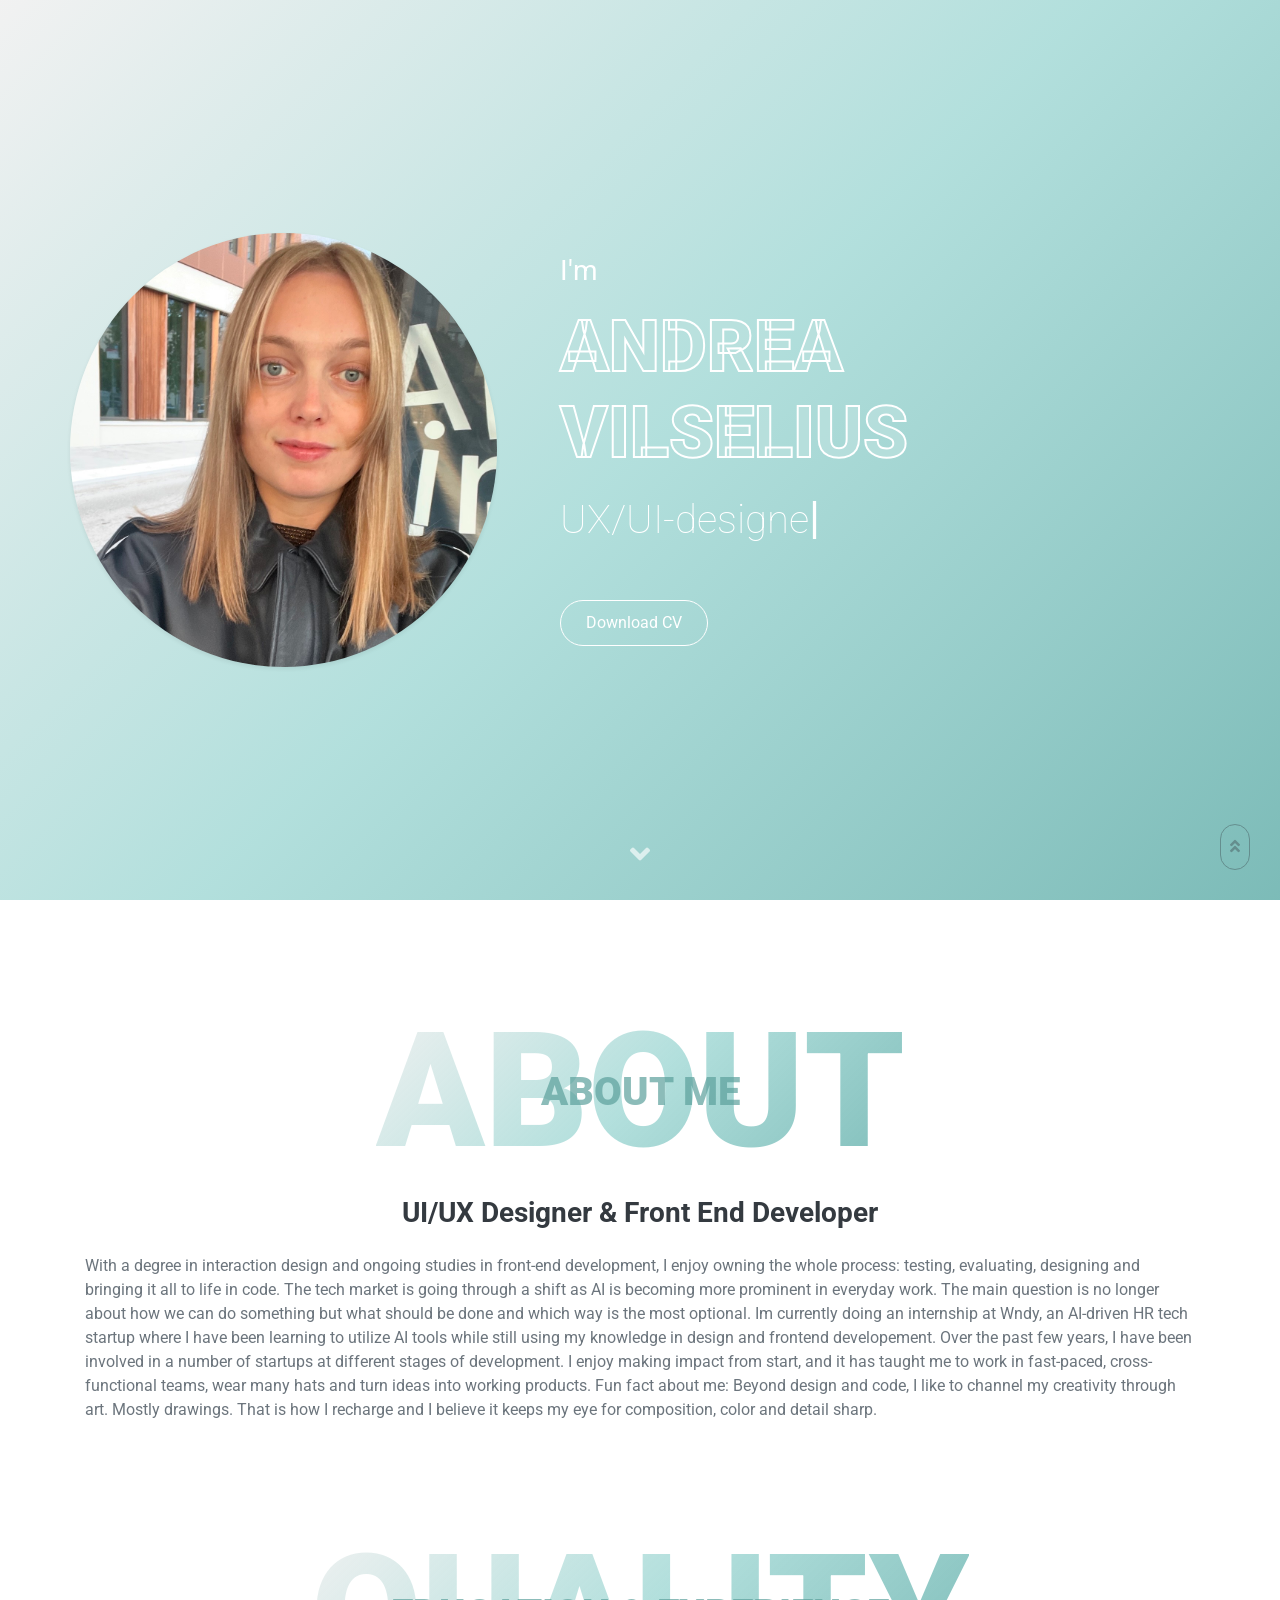
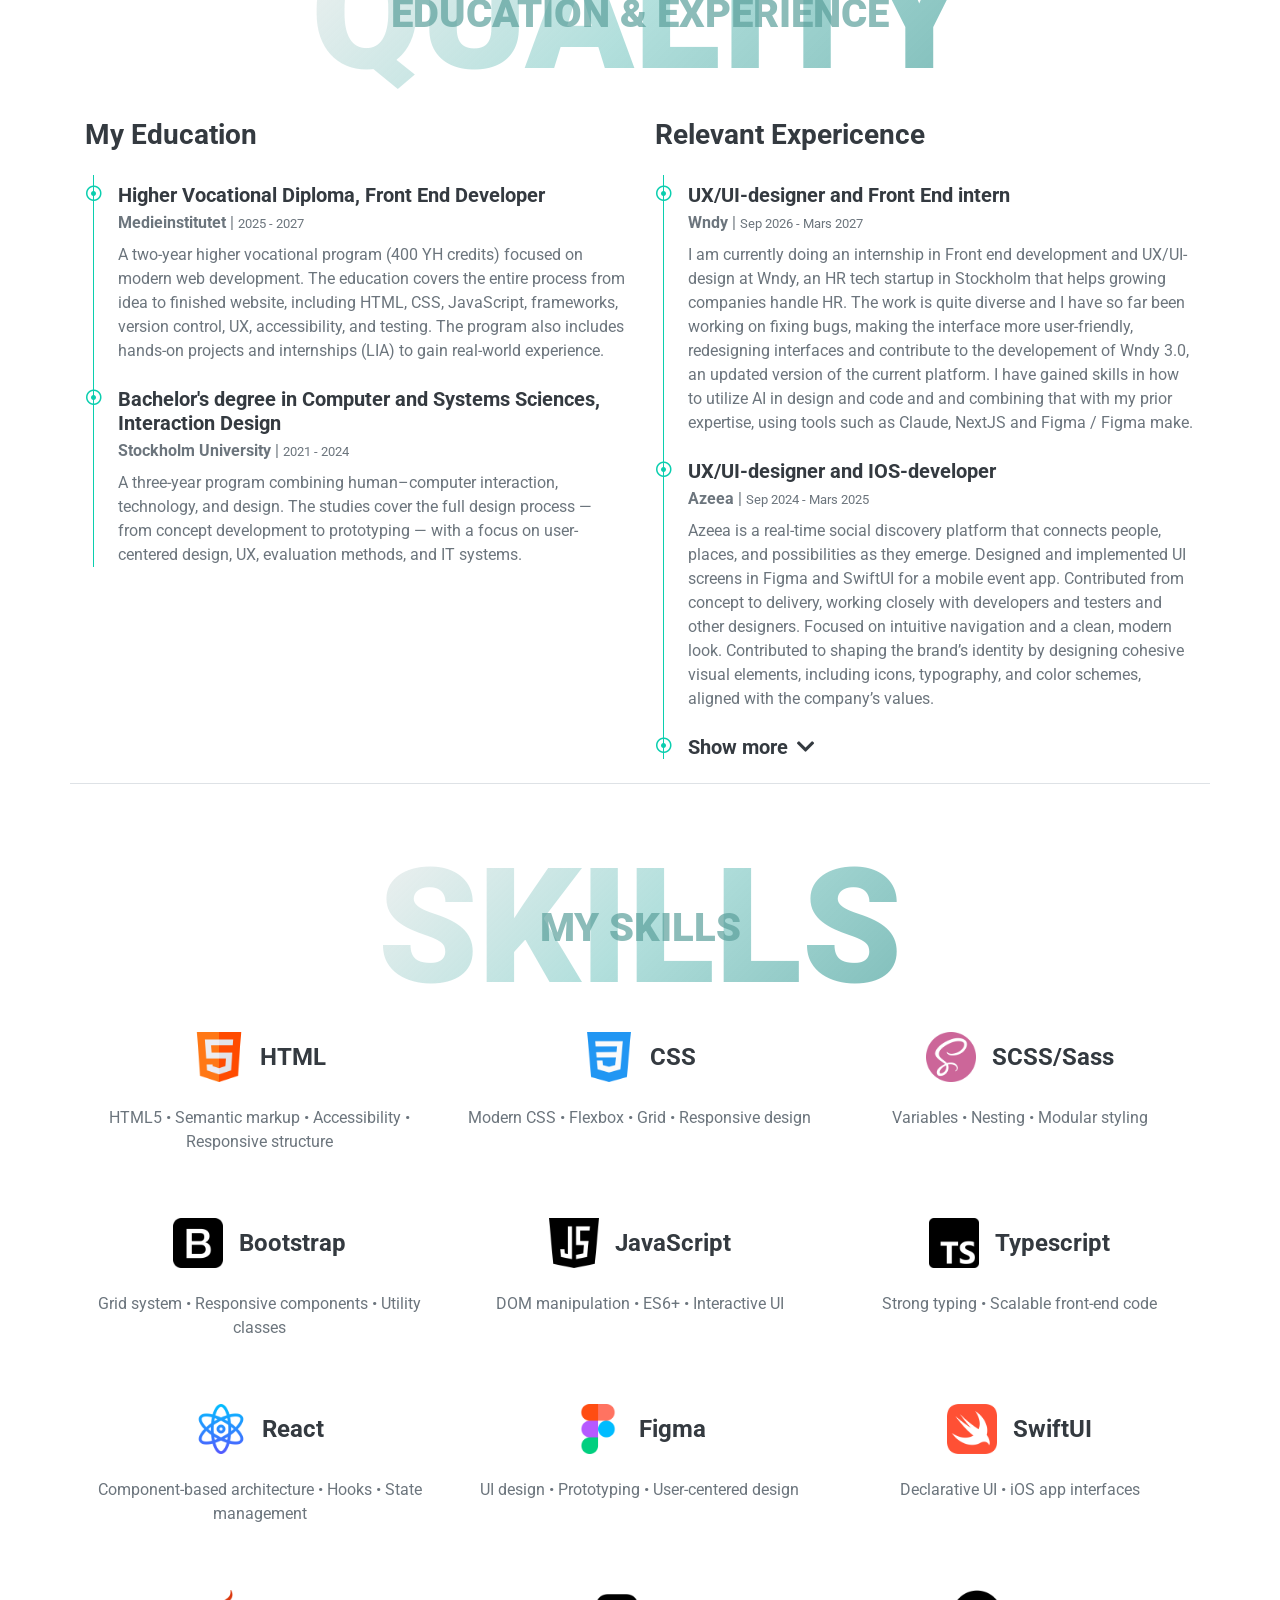
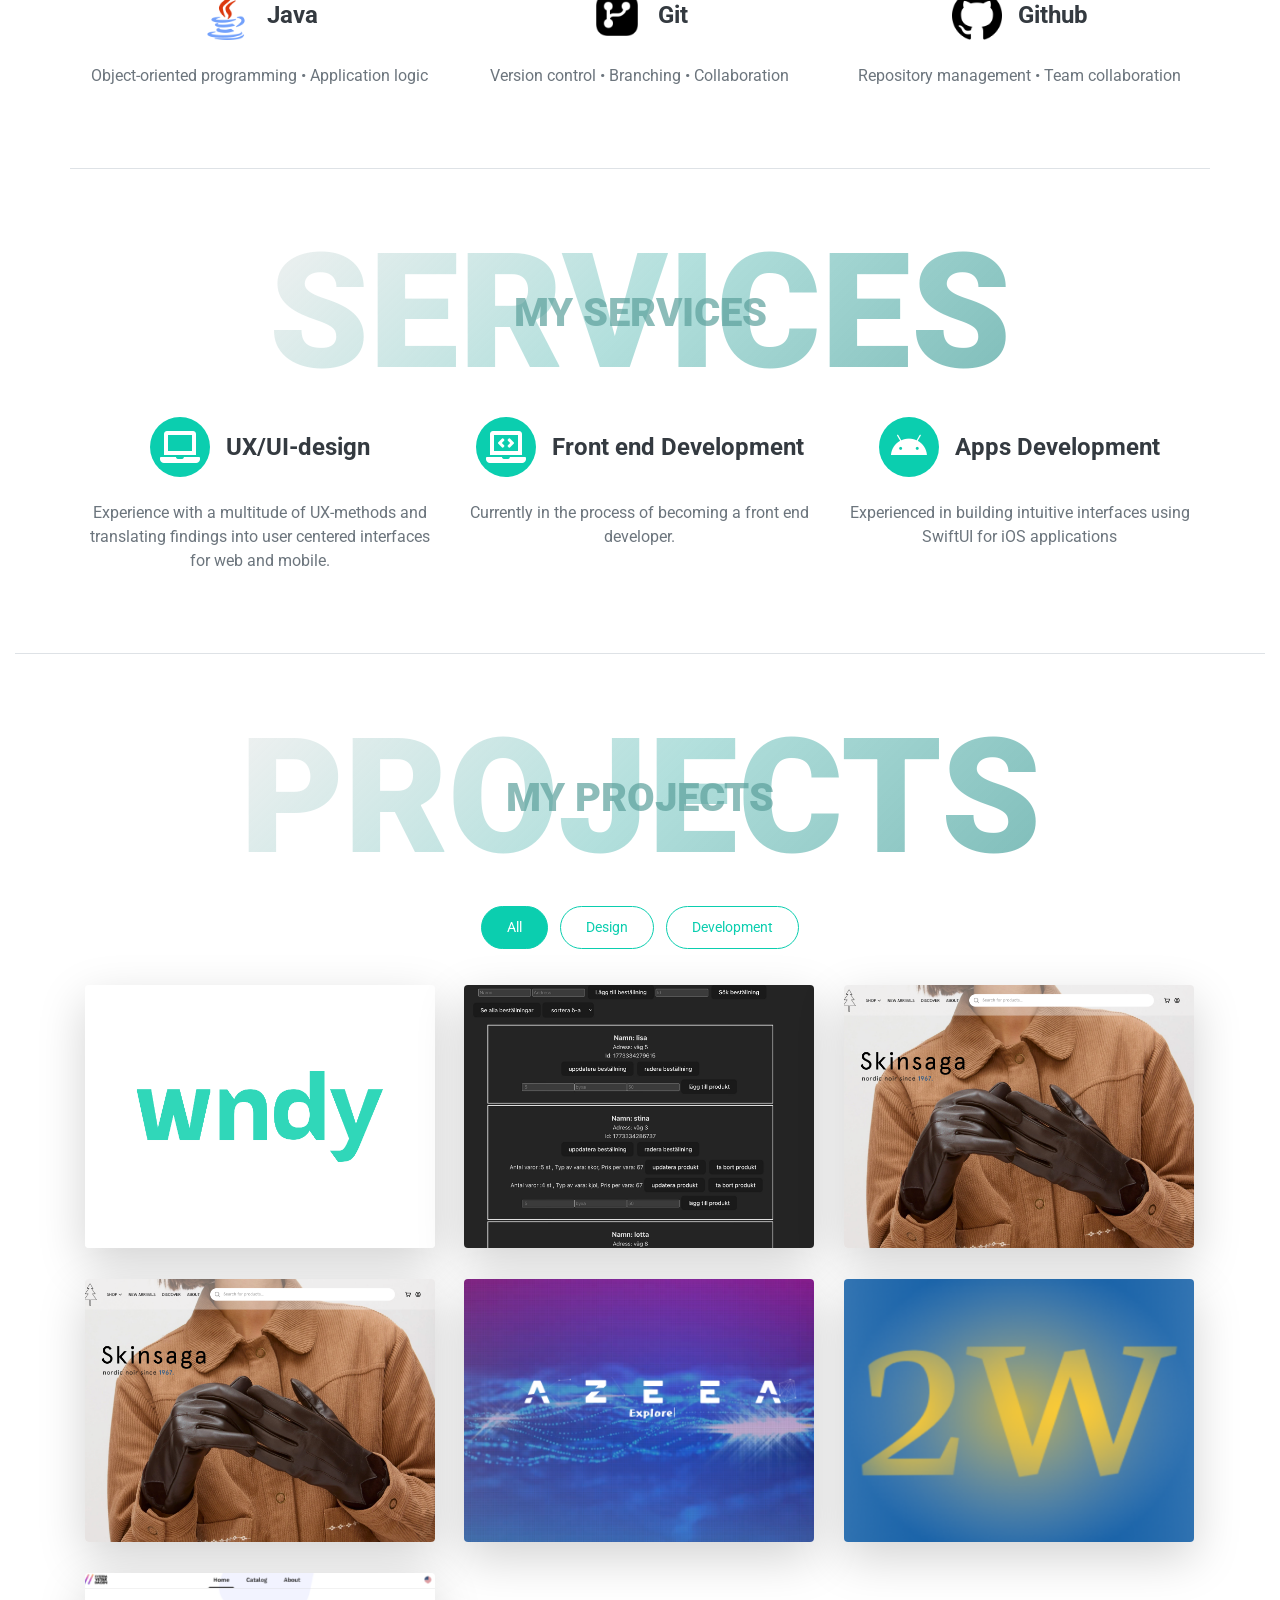
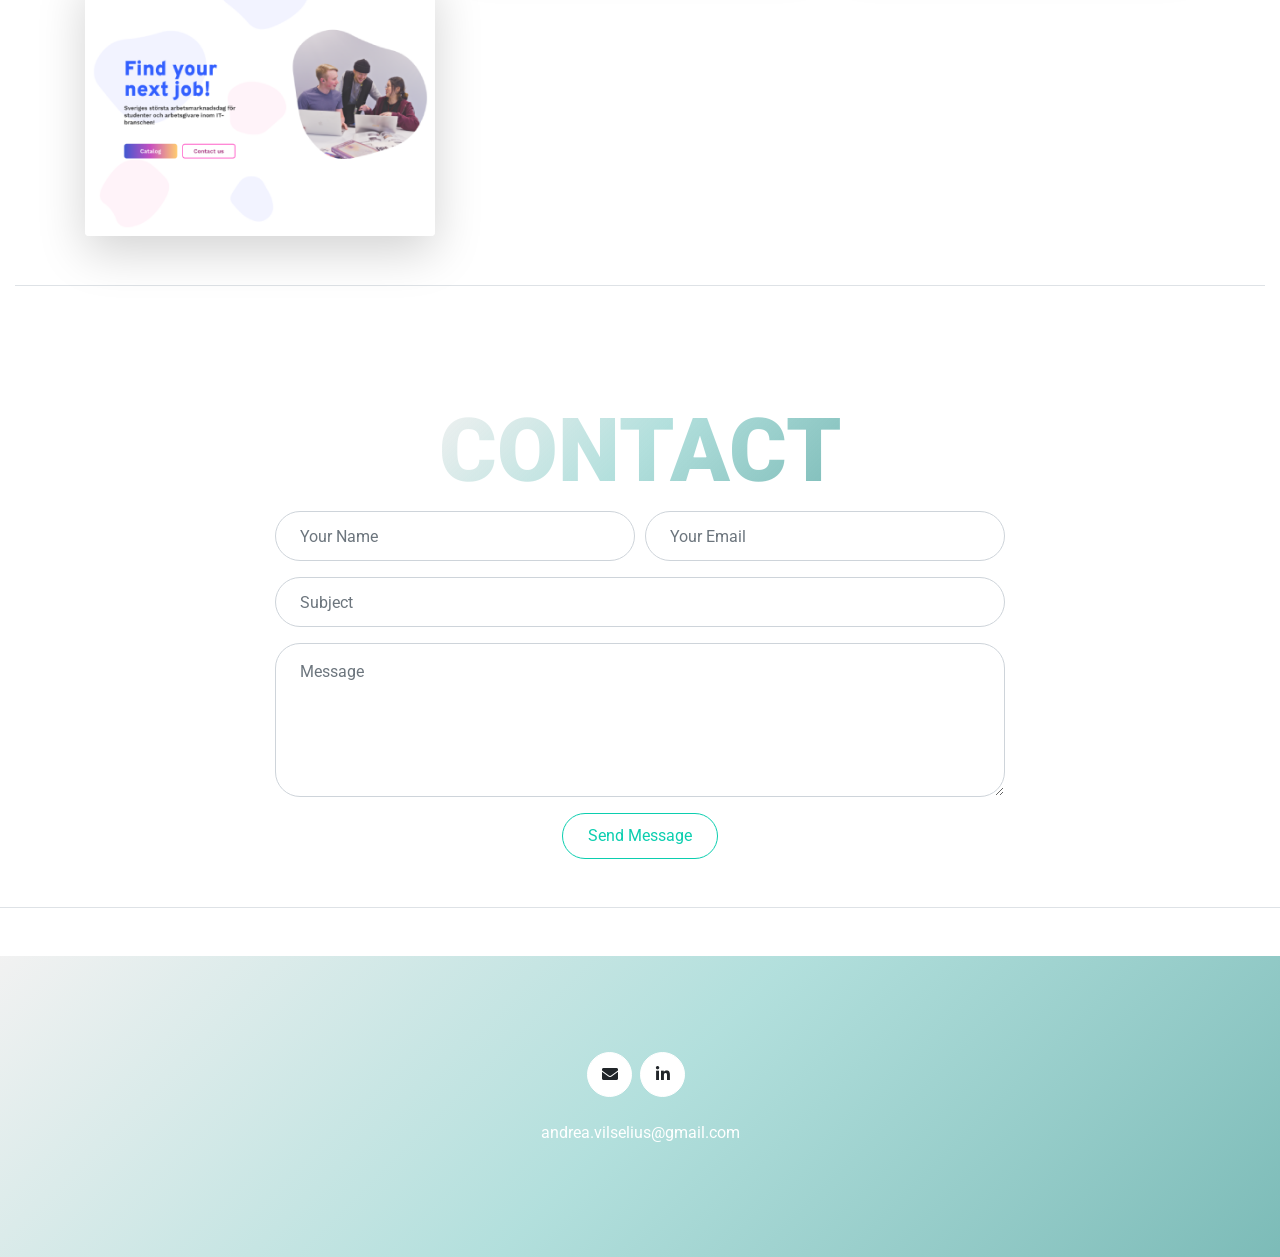
<file: index.html>
<!DOCTYPE html>
<html lang="en">
<style>
.portfolio-item img {
    width: 100%;
    aspect-ratio: 4 / 3;      /* samma form på alla bilder, t.ex. 16 / 9 eller 1 / 1 */
    object-fit: cover;        /* fyller rutan, beskär det som sticker ut */
    object-position: center;
}

@media (max-width: 768px) {

    .herotitle{
        display: none;
    }
}



</style>



<head>
    <meta charset="utf-8">
    <title>Portfolio</title>
    <meta content="width=device-width, initial-scale=1.0" name="viewport">
    <meta content="Free HTML Templates" name="keywords">
    <meta content="Free HTML Templates" name="description">
    <link href="https://fonts.googleapis.com/css2?family=Roboto:wght@300;400;500;700;900&display=swap" rel="stylesheet">

    <!-- Favicon -->
    <link href="img/favicon.ico" rel="icon">

    <!-- Google Web Fonts -->
    <link rel="preconnect" href="https://fonts.gstatic.com">


    <!-- Font Awesome -->
    <link href="https://cdnjs.cloudflare.com/ajax/libs/font-awesome/5.10.0/css/all.min.css" rel="stylesheet">

    <!-- Libraries Stylesheet -->
    <link href="lib/owlcarousel/assets/owl.carousel.min.css" rel="stylesheet">
    <link href="lib/lightbox/css/lightbox.min.css" rel="sstylesheet">

    <!-- Customized Bootstrap Stylesheet -->
    <link href="css/style.css" rel="stylesheet">
</head>

<body data-spy="scroll" data-target=".navbar" data-offset="51" >
    <!-- Navbar Start -->
    <nav class="navbar fixed-top shadow-sm navbar-expand-lg bg-light navbar-light py-3 py-lg-0 px-lg-5">
        <a href="index.html" class="navbar-brand ml-lg-3">
            <h1 class="m-0 display-5"><span class="text-primary">Port</span>Folio</h1>
        </a>
        <button type="button" class="navbar-toggler" data-toggle="collapse" data-target="#navbarCollapse">
            <span class="navbar-toggler-icon"></span>
        </button>
        <div class="collapse navbar-collapse px-lg-3" id="navbarCollapse">
            <div class="navbar-nav m-auto py-0">
                <a href="#home" class="nav-item nav-link active">Home</a>
                <a href="#about" class="nav-item nav-link">About</a>
                <a href="#qualification" class="nav-item nav-link">Quality</a>
                <a href="#skill" class="nav-item nav-link">Skill</a>
                <a href="#service" class="nav-item nav-link">Service</a>
                <a href="#portfolio" class="nav-item nav-link">Portfolio</a>
              <!----  <a href="#testimonial" class="nav-item nav-link">Review</a>
                <a href="#blog" class="nav-item nav-link">Blog</a> -->
                <a href="#contact" class="nav-item nav-link">Contact</a>
            </div>
            <a href="#contact" class="btn btn-outline-primary d-none d-lg-block">Hire Me</a>
        </div>
    </nav>
    <!-- Navbar End -->


    <!-- Video Modal Start -->
    <div class="modal fade" id="videoModal" tabindex="-1" role="dialog" aria-labelledby="exampleModalLabel" aria-hidden="true">
        <div class="modal-dialog" role="document">
            <div class="modal-content">
                <div class="modal-body">
                    <button type="button" class="close" data-dismiss="modal" aria-label="Close">
                        <span aria-hidden="true">&times;</span>
                    </button>        
                    <!-- 16:9 aspect ratio -->
                    <div class="embed-responsive embed-responsive-16by9">
                        <iframe class="embed-responsive-item" src="" id="video"  allowscriptaccess="always" allow="autoplay"></iframe>
                    </div>
                </div>
            </div>
        </div>
    </div>
    <!-- Video Modal End -->


    <!-- Header Start -->
    <div class="container-fluid backgroundColor d-flex align-items-center mb-5 py-5" id="home" style="min-height: 100vh;">
        <div class="container">
            <div class="row align-items-center">
                <div class="col-lg-5 px-5 pl-lg-0 pb-5 pb-lg-0">
                    <img class="img-fluid w-100 rounded-circle shadow-sm" src="css/img/jag.jpeg" alt="">
                </div>
                <div class="col-lg-7 text-center text-lg-left">
                    <h3 class="text-white font-weight-normal mb-3">I'm</h3>
                    <h1 class="display-3 text-uppercase hero-title mb-2" style="-webkit-text-stroke: 2px #ffffff;">Andrea Vilselius</h1>
                    <h1 class="typed-text-output d-inline font-weight-lighter text-white"></h1>
                    <div class="typed-text d-none">UX/UI-designer, Web Developer, Front End Developer</div>
                    <div class="d-flex align-items-center justify-content-center justify-content-lg-start pt-5">
                        <a href="https://andeavilseliuscv.tiiny.site" target="_blank" class="btn btn-outline-light mr-5">Download CV</a>
                   
               
                </div>
                
                    </div>
                </div>
            </div>
        </div>
    </div>
    <!-- Header End -->


    <!-- About Start -->
    <div class="container-fluid py-5 " id="about">
        <div class="container">
            <div class="position-relative d-flex align-items-center justify-content-center">
                <h1 class="display-1 text-uppercase text gradient-text">About</h1>
                <h1 class="position-absolute text-uppercase herotitle">About me</h1>
            </div> 
            <div class="row align-items-center justify-content-center">
              <!--  <div class="col-lg-5 pb-4 pb-lg-0">
                    <img class="img-fluid rounded w-100" src="css/img/jag.jpeg" alt="">
                </div> -->
                <div class="col-lg-12 ">
                    <h3 class="mb-4 text-center">UI/UX Designer & Front End Developer</h3>
                    <!--I hold a degree in Interaction Design from Stockholm University  and have a
                    strong passion for designing and developing visually appealing and user-friendly digital
                    solutions. I have experience across all areas of UX/UI design — from research, user testing,
                    and working with different stages of prototyping in Figma, to translating designs into code
                    using HTML, CSS, JavaScript, SCSS, and Bootstrap.
                    In addition, I have experience in app development, particularly with SwiftUI, as well as in
                    conceptualizing and refining designs to better align with a company’s visual identity.
                    I am currently studying Front-End Development at Medieinstitutet in Stockholm.  -->

                  With a degree in interaction design and ongoing studies in front-end development, I enjoy owning the whole process: testing, evaluating, designing and bringing it all to life in code.
                  The tech market is going through a shift as AI is becoming more prominent in everyday work. The main question is no longer about how we can do something but what should be done and which 
                  way is the most optional. 
                  Im currently doing an internship at Wndy, an AI-driven HR tech startup where I have been learning to utilize AI tools while still using my knowledge in design and frontend developement.
                  Over the past few years, I have been involved in a number of  startups at different stages of development. I enjoy making impact from start, and it has taught me to work in fast-paced,
                cross-functional teams, wear many hats and turn ideas into working products.
                  Fun fact about me: Beyond design and code, I like to channel my creativity through art. Mostly drawings. That is how I recharge and I believe it keeps my eye for composition, color and detail sharp.
         
                   <!----<a href="#contact" class="btn btn-outline-primary mr-4">Contact me</a>-->
                 <!---   <a href="" class="btn btn-outline-primary">Learn More</a> -->
                </div>
            </div>
        </div>
    </div>
    <!-- About End -->


    <!-- Qualification Start -->
    <div class="container-fluid py-5 " id="qualification">
        <div class="container border-bottom">
          <!----  <div class="position-relative d-flex align-items-center justify-content-center">
                <h1 class="display-1 text-uppercase text-white" style="-webkit-text-stroke: 1px #dee2e6;">Quality</h1>
                <h1 class="position-absolute text-uppercase text-primary">Education & Expericence</h1>
            </div> -->
            <div class="position-relative d-flex align-items-center justify-content-center">
  <h1 class="display-1 text-uppercase gradient-text">Quality</h1>
  <h1 class="position-absolute text-uppercase herotitle">
    Education & Experience
  </h1>
</div>
            <div class="row align-items-start">
                <div class="col-lg-6">
                    <h3 class="mb-4">My Education</h3>
                    <div class="border-left border-primary pt-2 pl-4 ml-2">
                        <div class="position-relative mb-4">
                            <i class="far fa-dot-circle text-primary position-absolute" style="top: 2px; left: -32px;"></i>
                            <h5 class="font-weight-bold mb-1">Higher Vocational Diploma, Front End Developer</h5>
                            <p class="mb-2"><strong>Medieinstitutet</strong> | <small>2025 - 2027</small></p>
                            <p>A two-year higher vocational program (400 YH credits) focused on modern web development. The education covers the entire process from idea to finished website, including HTML, CSS, JavaScript, frameworks, version control, UX, accessibility, and testing. The program also includes hands-on projects and internships (LIA) to gain real-world experience.</p>
                        </div>
                        <div class="position-relative mb-4">
                            <i class="far fa-dot-circle text-primary position-absolute" style="top: 2px; left: -32px;"></i>
                            <h5 class="font-weight-bold mb-1">Bachelor's degree in Computer and Systems Sciences, Interaction Design</h5>
                            <p class="mb-2"><strong>Stockholm University</strong> | <small>2021 - 2024</small></p>
                            <p>A three-year program combining human–computer interaction, technology, and design. The studies cover the full design process — from concept development to prototyping — with a focus on user-centered design, UX, evaluation methods, and IT systems.</p>
                        </div>
                       
                    </div>
                </div>


                <div class="col-lg-6">
                    <h3 class="mb-4">Relevant Expericence</h3>
                    <div class="border-left border-primary pt-2 pl-4 ml-2">

                          <div class="position-relative mb-4">
                            <i class="far fa-dot-circle text-primary position-absolute" style="top: 2px; left: -32px;"></i>
                            <h5 class="font-weight-bold mb-1">UX/UI-designer and Front End intern </h5>
                            <p class="mb-2"><strong>Wndy</strong> | <small> Sep 2026 - Mars 2027</small></p>
                            <p>I am currently doing an internship in Front end development and UX/UI-design at Wndy, an HR tech startup in Stockholm that helps growing companies handle HR. 
                            The work is quite diverse and I have so far been working on fixing bugs, making the interface more user-friendly, redesigning interfaces and contribute to the developement of Wndy 3.0, an updated version of the current platform. 
                            I have gained skills in how to utilize AI in design and code and and combining that with my prior expertise,  using tools such as Claude, NextJS and Figma / Figma make. 

                            </p>
                        </div>


                        <div class="position-relative mb-4">
                            <i class="far fa-dot-circle text-primary position-absolute" style="top: 2px; left: -32px;"></i>
                            <h5 class="font-weight-bold mb-1">UX/UI-designer and IOS-developer </h5>
                            <p class="mb-2"><strong>Azeea</strong> | <small> Sep 2024 - Mars 2025</small></p>
                            <p>Azeea is a real-time social discovery platform that connects people, places, and possibilities as they emerge. Designed and implemented UI screens in Figma and SwiftUI for a mobile event app. Contributed from concept to delivery, working closely with developers and testers and other designers. Focused on intuitive navigation and a clean, modern look. Contributed to shaping the brand’s identity by designing cohesive visual elements, including icons, typography, and color schemes, aligned with the company’s values.</p>
                        </div>

                     <div id="more-experience" class="d-none">
                    <div class="position-relative mb-4">
                    <i class="far fa-dot-circle text-primary position-absolute" style="top: 2px; left: -32px;"></i>
                    <h5 class="font-weight-bold mb-1">UX/UI Designer, graduate project from Stockholm University</h5>
                    <p class="mb-2"><strong>2Witness</strong> | <small>Sep 2023 - Jan 2024</small></p>
                    <p>Created a prototype for a mobile app to report incidents anonymously using Figma. Tasks included gathering and specifying requirements based on brainstorming workshops with the founding team. Built two different prototypes based on the specified requirements. Conducted iterative user testing and refined prototypes based on feedback. Led the entire design process in Figma with a focus on user trust and clarity.</p>
                </div>
                    <div class="position-relative mb-4">
                        <i class="far fa-dot-circle text-primary position-absolute" style="top: 2px; left: -32px;"></i>
                        <h5 class="font-weight-bold mb-1">Web Designer</h5>
                        <p class="mb-2"><strong>Systemvetardagen</strong> | <small>Sep 2022 - Mar 2023</small></p>
                        <p>Designed a mobile application and website in Figma for the annual Systemvetardagen event at Stockholm University. Focused on creating visually appealing and user-friendly interfaces, ensuring a cohesive design across platforms and enhancing the overall digital experience for event attendees.</p>
                    </div>
                    <!-- Lägg fler poster här -->
                </div>
                <div class="position-relative mb-4">
                        <i class="far fa-dot-circle text-primary position-absolute" style="top: 2px; left: -32px;" ></i>
                              <h5 class="font-weight-bold mb-1" id="show-more-btn">Show more
                                <i class="fas fa-chevron-down ml-1"></i>
                              </h5>
                       
                </div>

             <!---   <button type="button" id="show-more-btn" class="btn btn-link text-primary p-0   " aria-expanded="false" aria-controls="more-experience">
                    Show more <i class="fas fa-chevron-down ml-1"></i>
                </button> -->

                <script>
                    document.getElementById('show-more-btn').addEventListener('click', function () {
                        const content = document.getElementById('more-experience');
                        const isHidden = content.classList.toggle('d-none');
                        this.setAttribute('aria-expanded', !isHidden);
                        this.innerHTML = isHidden
                            ? 'Show more <i class="fas fa-chevron-down ml-1"></i> '
                            : 'Show less <i class="fas fa-chevron-up ml-1"></i>';
                    });
                </script>
       

                </div>
            </div>
        </div>
    </div>
  
    <!-- Skill End -->
     <!-- karusell : en för frontend, backend, UX/UI-->
  <div class="container-fluid pt-5 " id="service">
        <div class="container border-bottom">
            <div class="position-relative d-flex align-items-center justify-content-center">
                <h1 class="display-1 text-uppercase text gradient-text">Skills</h1>
                <h1 class="position-absolute text-uppercase herotitle">My skills</h1>
            </div> 
          
            <div class="row pb-3">
                <div class="col-lg-4 col-md-6 text-center mb-5">
                    <div class="d-flex align-items-center justify-content-center mb-4">
                      <!---  <i class="fa fa-2x fa-laptop service-icon bg-primary text-white mr-3"></i> -->
                       <img src="css/img/techstack/html.png" alt="typescript" style="width:50px;" class="mr-3" >
                        <h4 class="font-weight-bold m-0">HTML</h4>
                    </div>
                    <p>HTML5 • Semantic markup • Accessibility • Responsive structure</p>
         
                </div>
                <div class="col-lg-4 col-md-6 text-center mb-5">
                    <div class="d-flex align-items-center justify-content-center mb-4">
                     <img src="css/img/techstack/css.png" alt="css" style="width:50px" class="mr-3">
                        <h4 class="font-weight-bold m-0">CSS</h4>
                    </div>
             <p>Modern CSS • Flexbox • Grid • Responsive design</p>
             
                </div>
                <div class="col-lg-4 col-md-6 text-center mb-5">
                    <div class="d-flex align-items-center justify-content-center mb-4">
                            <img src="css/img/techstack/sass.png" alt="sass" style="width:50px" class="mr-3">
                        <h4 class="font-weight-bold m-0">SCSS/Sass</h4>
                    </div>
                  <p> Variables • Nesting • Modular styling</p>

            
                </div>

                      <div class="col-lg-4 col-md-6 text-center mb-5">
                    <div class="d-flex align-items-center justify-content-center mb-4">
                            <img src="css/img/techstack/bootstrap.png" alt="sass" style="width:50px" class="mr-3">
                        <h4 class="font-weight-bold m-0">Bootstrap</h4>
                    </div>
                    <p> Grid system • Responsive components • Utility classes</p>

            
                </div>
                   <div class="col-lg-4 col-md-6 text-center mb-5">
                    <div class="d-flex align-items-center justify-content-center mb-4">
                            <img src="css/img/techstack/java-script.png" alt="sass" style="width:50px" class="mr-3">
                        <h4 class="font-weight-bold m-0">JavaScript</h4>
                    </div>
                 <p>  DOM manipulation • ES6+ • Interactive UI</p>

                </div>

                    <div class="col-lg-4 col-md-6 text-center mb-5">
                    <div class="d-flex align-items-center justify-content-center mb-4">
                            <img src="css/img/techstack/typescript-2.png" alt="sass" style="width:50px" class="mr-3">
                        <h4 class="font-weight-bold m-0">Typescript</h4>
                    </div>
               <p> Strong typing • Scalable front-end code</p>

                </div>
                     <div class="col-lg-4 col-md-6 text-center mb-5">
                    <div class="d-flex align-items-center justify-content-center mb-4">
                            <img src="css/img/techstack/atom.png" alt="sass" style="width:50px" class="mr-3">
                        <h4 class="font-weight-bold m-0">React</h4>
                    </div>
                    <p> Component-based architecture • Hooks • State management</p>
                </div>
               <div class="col-lg-4 col-md-6 text-center mb-5">
                    <div class="d-flex align-items-center justify-content-center mb-4">
                            <img src="css/img/techstack/figma.png" alt="sass" style="width:50px" class="mr-3">
                        <h4 class="font-weight-bold m-0">Figma</h4>
                    </div>
                    <p> UI design • Prototyping • User-centered design</p>
                </div>
                <div class="col-lg-4 col-md-6 text-center mb-5">
                    <div class="d-flex align-items-center justify-content-center mb-4">
                            <img src="css/img/techstack/swift.png" alt="sass" style="width:50px" class="mr-3">
                        <h4 class="font-weight-bold m-0">SwiftUI</h4>
                    </div>
                    <p> Declarative UI • iOS app interfaces</p>
                </div>
                 <div class="col-lg-4 col-md-6 text-center mb-5">
                    <div class="d-flex align-items-center justify-content-center mb-4">
                            <img src="css/img/techstack/java.png" alt="sass" style="width:50px" class="mr-3">
                        <h4 class="font-weight-bold m-0">Java</h4>
                    </div>
                    <p>Object-oriented programming • Application logic</p>
                </div>
                  <div class="col-lg-4 col-md-6 text-center mb-5">
                    <div class="d-flex align-items-center justify-content-center mb-4">
                            <img src="css/img/techstack/git.png" alt="sass" style="width:50px" class="mr-3">
                        <h4 class="font-weight-bold m-0">Git</h4>
                    </div>
                   <p> Version control • Branching • Collaboration</p>

                </div>
                  <div class="col-lg-4 col-md-6 text-center mb-5">
                    <div class="d-flex align-items-center justify-content-center mb-4">
                            <img src="css/img/techstack/github.png" alt="sass" style="width:50px" class="mr-3">
                        <h4 class="font-weight-bold m-0">Github</h4>
                    </div>
                  <p> Repository management • Team collaboration</p>

                </div>
            </div>
        </div>
    </div>

    <!-- Services Start -->
  
<div class="container-fluid pt-5 border-bottom" id="service">
        <div class="container">
              <div class="position-relative d-flex align-items-center justify-content-center">
                <h1 class="display-1 text-uppercase text gradient-text">Services</h1>
                <h1 class="position-absolute text-uppercase herotitle">My services</h1>
            </div> 

            <!---- <div class="d-flex flex-column flex-md-row justify-content-start justify-content-md-center align-items-md-center pb-3" > -->
                <div class="row pb-3 gap-4">

                <div class=" col-lg-4 col-md-6 mb-5">
                <div class="d-flex flex-column  justify-content-start justify-content-md-center align-items-md-center text-md-center " >
                    <div class="d-flex flex-row align-items-center mb-4">
                        <i class="fa fa-2x fa-laptop service-icon bg-primary text-white mr-3"></i>
                        <h4 class="font-weight-bold m-0">UX/UI-design</h4>
                    </div>
                    <p> Experience with a multitude of UX-methods and translating findings into user centered interfaces for web and mobile.</p>
                    </div>
                </div>

                <div class=" col-lg-4 col-md-6 mb-5">
                <div class="d-flex flex-column  justify-content-start justify-content-md-center align-items-md-center text-md-center " >
                    <div class="d-flex flex-row align-items-center mb-4">
                        <i class="fa fa-2x fa-laptop-code service-icon bg-primary text-white mr-3"></i>
                        <h4 class="font-weight-bold m-0">Front end Development</h4>
                    </div>
                  <p> Currently in the process of becoming a front end developer.</p>
                </div>
                </div>
                
                <div class=" col-lg-4 col-md-6 mb-5">
                      <div class="d-flex flex-column  justify-content-start justify-content-md-center align-items-md-center text-md-center " >
                    <div class="d-flex flex-row align-items-center mb-4">
                        <i class="fab fa-2x fa-android service-icon bg-primary text-white mr-3"></i>
                        <h4 class="font-weight-bold m-0">Apps Development</h4>
                    </div>
                  <p> Experienced in building intuitive interfaces using SwiftUI for iOS applications</p>
                </div>
                </div>

            </div>
           
            
        </div>
    </div>



    <!-- Services End -->


    <!-- Portfolio Start -->
    <div class="container-fluid pt-5 pb-3 border-bottom" id="portfolio">
        <div class="container">
             <div class="position-relative d-flex align-items-center justify-content-center">
                     <h1 class="display-1 text-uppercase text gradient-text">Projects</h1>
               <h1 class="position-absolute text-uppercase herotitle">My projects</h1>
            </div> 
            <div class="row">
                <div class="col-12 text-center mb-2">
                    <ul class="list-inline mb-4" id="portfolio-flters">
                        <li class="btn btn-sm btn-outline-primary m-1 active"  data-filter="*">All</li>
                        <li class="btn btn-sm btn-outline-primary m-1" data-filter=".first">Design</li>
                        <li class="btn btn-sm btn-outline-primary m-1" data-filter=".second">Development</li>
                       <!---<li class="btn btn-sm btn-outline-primary m-1" data-filter=".third">Marketing</li> -->
                    </ul>
                </div>
            </div>
            <div class="row portfolio-container">

                <div class="col-lg-4 col-md-6 mb-4 portfolio-item first second">
                    <div class="position-relative  mb-2">
                        <img class="img-fluid rounded w-100 shadow-lg"  src="css/img/wndy/logo_green_white_bg.png" alt="wndy">
                        <div class="portfolio-btn bg-light shadow-lg d-flex align-items-center justify-content-center">
                            <a href="wndy.html" > 
                        <h4  style="text-decoration: none;  color: inherit; ">Wndy</h4>
                        <small><p style="text-decoration: none; margin: 2px;"><strong>Role:</strong>Front end developer and UX/UI-designer</p></small>
                        <small><p style="text-decoration: none;margin: 2px;"><strong>Tools:</strong> </p></small>
                     <small> <p style="text-decoration: none;margin: 2px;"><strong>Period:</strong>September 2026 - March 2027</p></small>
                    </a>
                        </div>
                    </div>
                </div>

                  



            <div class="col-lg-4 col-md-6 mb-4 portfolio-item second">
                    <div class="position-relative  mb-2">
                        <img class="img-fluid rounded w-100 shadow-lg"  src="css/img/crud.png" alt="the Crud-API">
                        <div class="portfolio-btn bg-light shadow-lg d-flex align-items-center justify-content-center">
                            <a href="crudAPI.html" > 
                        <h4  style="text-decoration: none;  color: inherit; ">The Crud-API</h4>
                        <small><p style="text-decoration: none; margin: 2px;"><strong>Role:</strong>Fullstack Developer</p></small>
                        <small><p style="text-decoration: none;margin: 2px;"><strong>Tools:</strong> NodeJS, express, mongoDB, typescript </p></small>
                     <small> <p style="text-decoration: none;margin: 2px;"><strong>Period:</strong>February 2026</p></small>
                    </a>
                        </div>
                    </div>
                </div>

                
           


                     <div class="col-lg-4 col-md-6 mb-4 portfolio-item second">
                    <div class="position-relative  mb-2">
                        <img class="img-fluid rounded w-100 shadow-lg"  src=" css/mockups/skinsaga.png" alt="">
                        <div class="portfolio-btn bg-light shadow-lg d-flex align-items-center justify-content-center">
                            <a href="webbshopdev.html" > 
                        <h4  style="text-decoration: none;  color: inherit; ">Webbshop - Skinsaga</h4>
                        <small><p style="text-decoration: none; margin: 2px;"><strong>Role:</strong> Frontend Developer</p></small>
                        <small><p style="text-decoration: none;margin: 2px;"><strong>Tools:</strong> Typescript, SCSS, HTML </p></small>
                     <small> <p style="text-decoration: none;margin: 2px;"><strong>Period:</strong>  January 2026</p></small>
        
                            <!----  <i class="fa fa-plus text-white" style="font-size: 60px;"></i>-->
                    </a>
                        </div>
                    </div>
                </div>

                <div class="col-lg-4 col-md-6 mb-4 portfolio-item first">
                    <div class="position-relative  mb-2">
                        <img class="img-fluid rounded w-100 shadow-lg"  src=" css/mockups/skinsaga.png" alt="">
                        <div class="portfolio-btn bg-light shadow-lg d-flex align-items-center justify-content-center">
                            <a href="Webshop.html" > 
                        <h4  style="text-decoration: none;  color: inherit; ">Webbdesign- Skinsaga</h4>
                        <small><p style="text-decoration: none; margin: 2px;"><strong>Role:</strong> UX/UI-designer</p></small>
                        <small><p style="text-decoration: none;margin: 2px;"><strong>Tools:</strong> Figma </p></small>
                     <small> <p style="text-decoration: none;margin: 2px;"><strong>Period:</strong> November 2025 - January 2026</p></small>
        
                            <!----  <i class="fa fa-plus text-white" style="font-size: 60px;"></i>-->
                    </a>
                        </div>
                    </div>
                </div>
                
                       <div class="col-lg-4 col-md-6 mb-4 portfolio-item first second">
                    <div class="position-relative  mb-2">
                        <img class="img-fluid rounded w-100 shadow-lg"  src="css/mockups/azeea.png" alt="">
                        <div class="portfolio-btn bg-light shadow-lg d-flex align-items-center justify-content-center">
                            <a href="azeea.html" > 
                        <h4  style="text-decoration: none;  color: inherit;">Azeea</h4>
                        <small><p style="text-decoration: none; margin: 2px;"><strong>Role:</strong> UI-Designer & IOS-developer</p></small>
                        <small><p style="text-decoration: none;margin: 2px;"><strong>Tools:</strong> Figma , SwiftUI</p></small>
                     <small> <p style="text-decoration: none;margin: 2px;"><strong>Period:</strong> September 2024 - March 2025</p></small>
        
                            <!----  <i class="fa fa-plus text-white" style="font-size: 60px;"></i>-->
                    </a>
                        </div>
                    </div>
                </div>


                    <div class="col-lg-4 col-md-6 mb-4 portfolio-item first">
                    <div class="position-relative  mb-2">
                        <img class="img-fluid rounded w-100 shadow-lg" src="css/mockups/2w.png" alt="">
                        <div class="portfolio-btn bg-light d-flex align-items-center justify-content-center">
                        <a href="2witness.html" >
                         
                <h4 style="text-decoration: none;  color: inherit;">2Witness</h4>
                    <small><p style="text-decoration: none; margin: 2px;"><strong>Role:</strong> UX/UI-Designer, Graduate Project </p></small>
                    <small><p style="text-decoration: none;margin: 2px;"><strong>Tools:</strong> Figma</p></small>
                <small> <p style="text-decoration: none;margin: 2px;"><strong>Period:</strong> September 2023 - January 2024</p></small>
     
               
                             <!----   <i class="fa fa-plus text-white" style="font-size: 60px;"></i>-->
                            </a>
                        </div>
                    </div>
                </div>

                <div class="col-lg-4 col-md-6 mb-4 portfolio-item first">
                    <div class="position-relative  mb-2">
                        <img class="img-fluid rounded w-100 shadow-lg"  src="css/mockups/systemvetar.png" alt="">
                        <div class="portfolio-btn bg-light shadow-lg d-flex align-items-center justify-content-center">
                            <a href="systemvetardagen.html" > 
                        <h4  style="text-decoration: none;  color: inherit; ">Systemvetardagen</h4>
                        <small><p style="text-decoration: none; margin: 2px;"><strong>Role:</strong> Webbdesigner</p></small>
                        <small><p style="text-decoration: none;margin: 2px;"><strong>Tools:</strong> Figma </p></small>
                     <small> <p style="text-decoration: none;margin: 2px;"><strong>Period:</strong> September 2022 - March 2023</p></small>
        
                            <!----  <i class="fa fa-plus text-white" style="font-size: 60px;"></i>-->
                    </a>
                        </div>
                    </div>
                </div>
      


        
                         



            
        
            </div>
        </div>
    </div>
     </div>
    <!-- Portfolio End -->

  


    <!-- Contact Start -->
    <div class="container-fluid py-5 mt-3 border-bottom" id="contact" >
        <div class="container ">
 
              <div class="position-relative d-flex align-items-center justify-content-center">
                <h1 class="display-2 text-uppercase text gradient-text">Contact</h1>
               <!---- <h1 class="position-absolute text-uppercase herotitle">Contact me</h1> -->
            </div> 
            <div class="row justify-content-center">
                <div class="col-lg-8">
                    <div class="contact-form text-center">
                        <div id="success"></div>
                      
                        <form action="https://formspree.io/f/xzdgrlnk" method="POST" id="contactForm" novalidate="novalidate">
                               <input type="hidden" name="_subject" value="New message from portfolio">
                                <input type="hidden" name="_captcha" value="false">
                            <div class="form-row">
                                <div class="control-group col-sm-6">
                                    <input type="text" name="name" class="form-control p-4" id="name" placeholder="Your Name"
                                        required="required" data-validation-required-message="Please enter your name" />
                                    <p class="help-block text-danger"></p>
                                </div>
                                <div class="control-group col-sm-6">
                                   <input type="email" name="email" class="form-control p-4" id="email" placeholder="Your Email"
                                 required="required" data-validation-required-message="Please enter your email" 
                                  />

                                    <p class="help-block text-danger"></p>
                                </div>
                            </div>
                            <div class="control-group">
                                <input type="text" name="subject" class="form-control p-4" id="subject" placeholder="Subject"
                                    required="required" data-validation-required-message="Please enter a subject" />
                                <p class="help-block text-danger"></p>
                            </div>
                            <div class="control-group">
                                <textarea class="form-control py-3 px-4" rows="5" id="message" placeholder="Message"
                                    name="message"
                                    required="required"
                                    data-validation-required-message="Please enter your message"></textarea>
                                <p class="help-block text-danger"></p>
                            </div>
                            <div>
                                <button class="btn btn-outline-primary" type="submit" id="sendMessageButton">Send
                                    Message</button>
                            </div>
                      </form>
                    </div>
                </div>
            </div>
        </div>
    </div>
    <!-- Contact End -->


    <!-- Footer Start -->
    <div class="container-fluid backgroundColor text-white mt-5 py-5 px-sm-3 px-md-5">
        <div class="container text-center py-5">
            <div class="d-flex justify-content-center mb-4">
              <!----  <a class="btn btn-light btn-social mr-2" href="#"><i class="fab fa-twitter"></i></a>-->
                <a class="btn btn-light btn-social mr-2" href="mailto:andrea.vilselius@gmail.com"><i class="fa fa-envelope"></i></a>
                <a class="btn btn-light btn-social mr-2" href="https://www.linkedin.com/in/andrea-vilselius-972ba4103/"><i class="fab fa-linkedin-in"></i></a>
             

    
            </div>

              <p>andrea.vilselius@gmail.com</p>
           
        </div>
    </div>
    <!-- Footer End -->

    <!-- Scroll to Bottom -->
    <i class="fa fa-2x fa-angle-down text-white scroll-to-bottom"></i>

    <!-- Back to Top -->
    <a href="#" class="btn btn-outline-dark px-0 back-to-top"><i class="fa fa-angle-double-up"></i></a>


    <!-- JavaScript Libraries -->
    <script src="https://code.jquery.com/jquery-3.4.1.min.js"></script>
    <script src="https://stackpath.bootstrapcdn.com/bootstrap/4.4.1/js/bootstrap.bundle.min.js"></script>
    <script src="lib/typed/typed.min.js"></script>
    <script src="lib/easing/easing.min.js"></script>
    <script src="lib/waypoints/waypoints.min.js"></script>
    <script src="lib/owlcarousel/owl.carousel.min.js"></script>
    <script src="lib/isotope/isotope.pkgd.min.js"></script>
    <script src="lib/lightbox/js/lightbox.min.js"></script>

    <!-- Contact Javascript File -->
    <script src="mail/jqBootstrapValidation.min.js"></script>
    <script src="mail/contact.js"></script>

    <!-- Template Javascript -->
    <script src="js/main.js"></script>
</body>

</html>
</file>
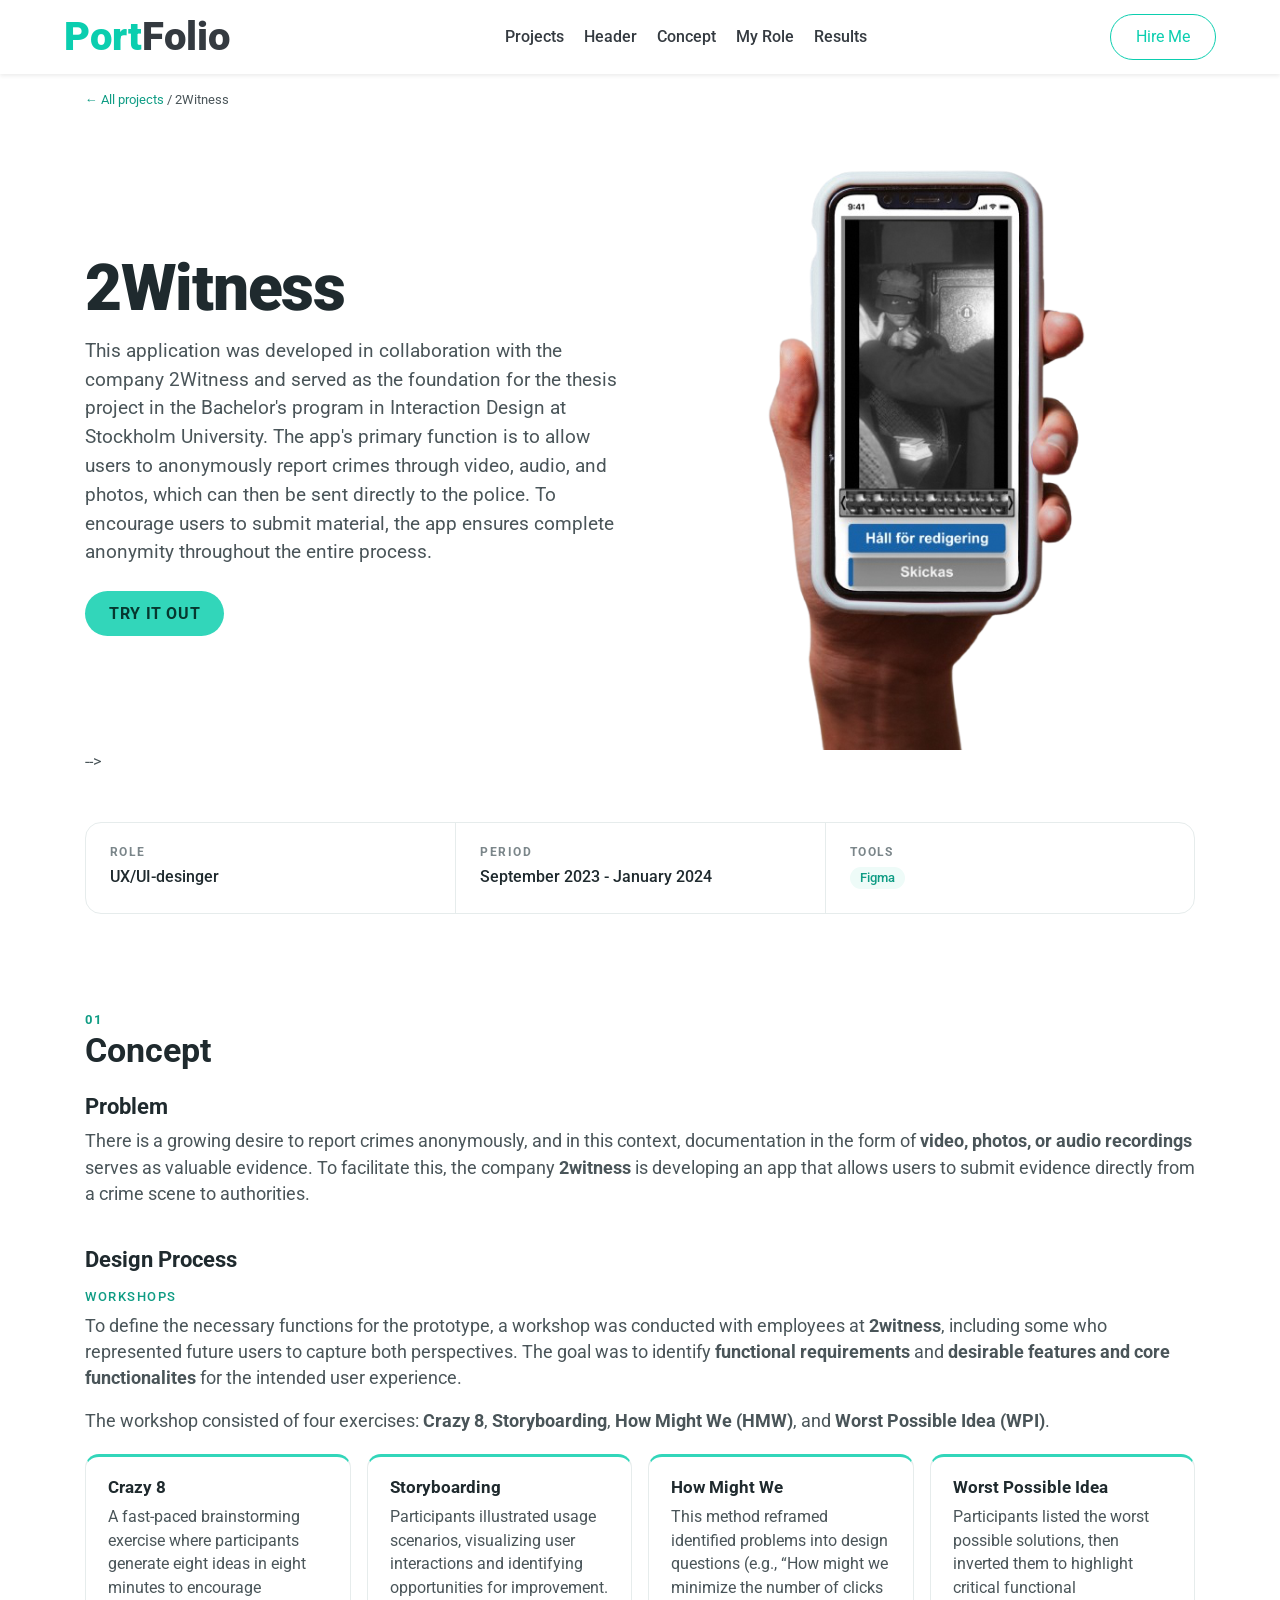
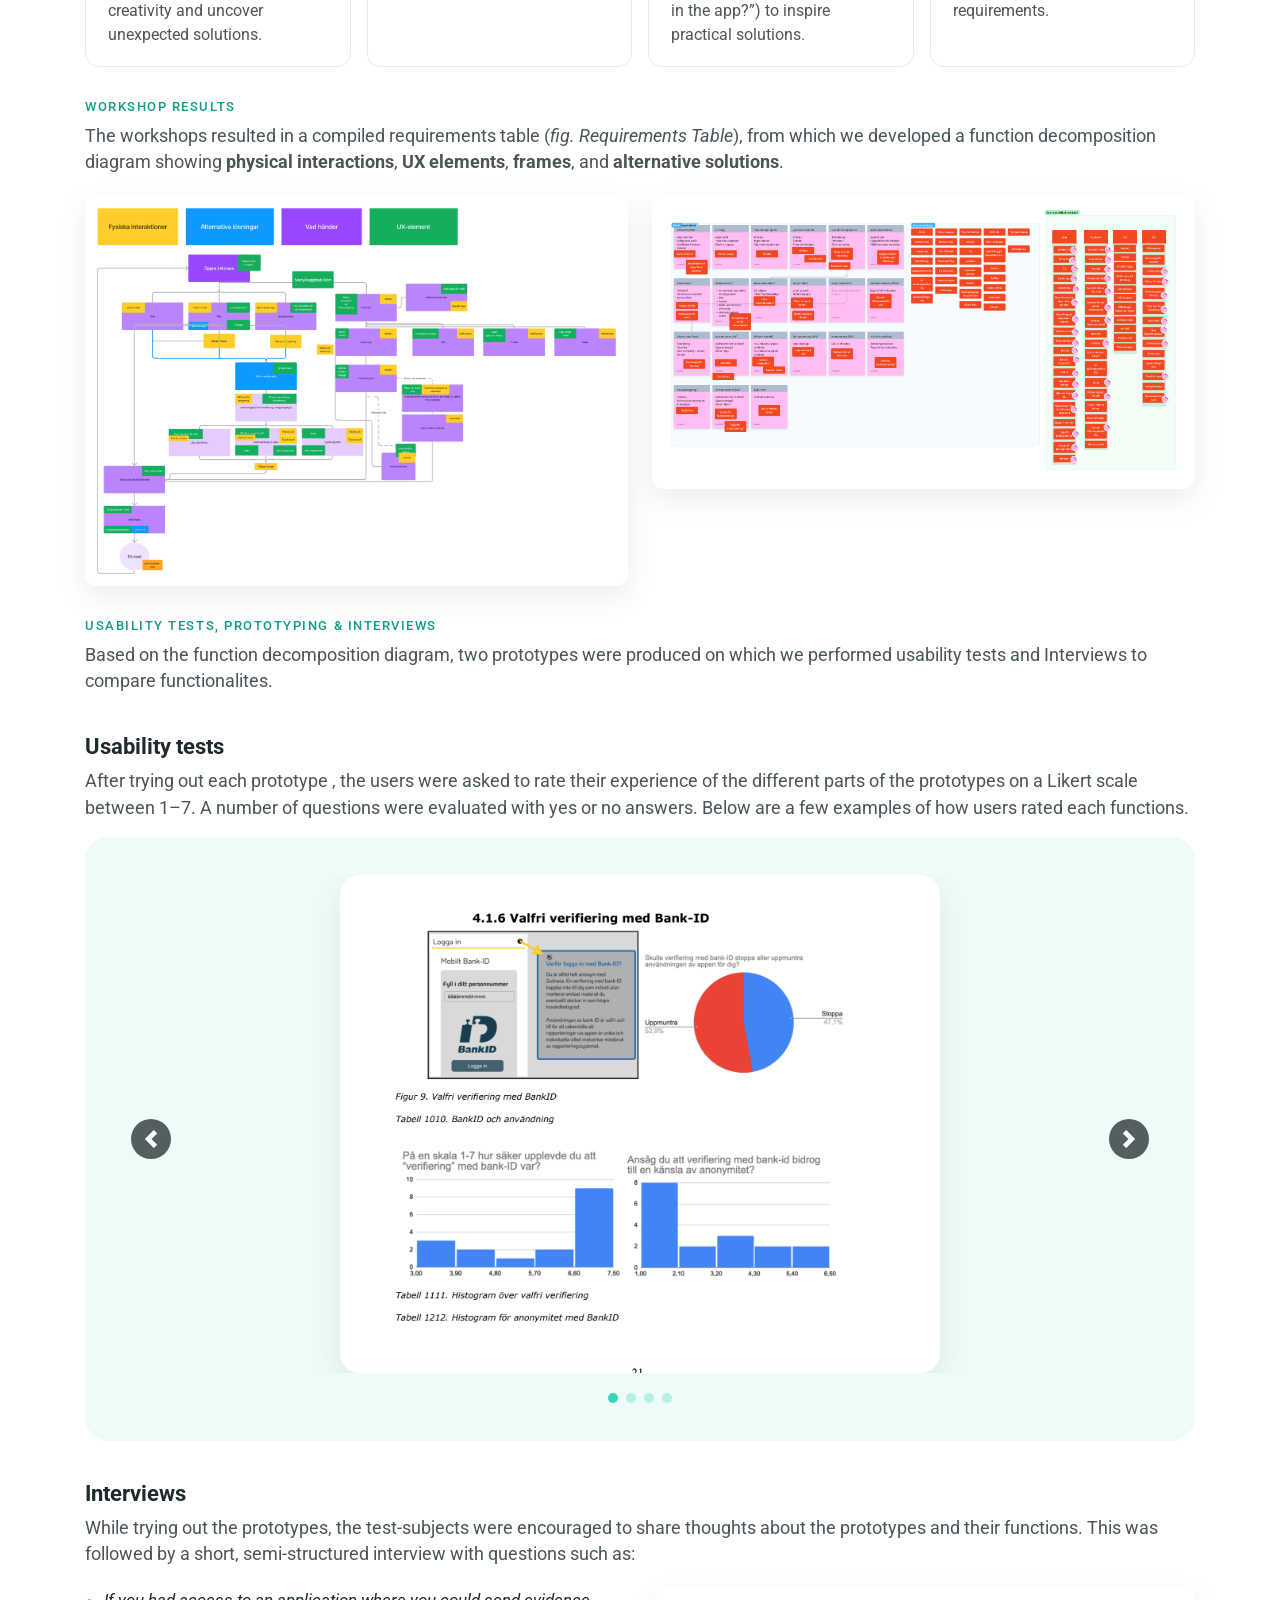
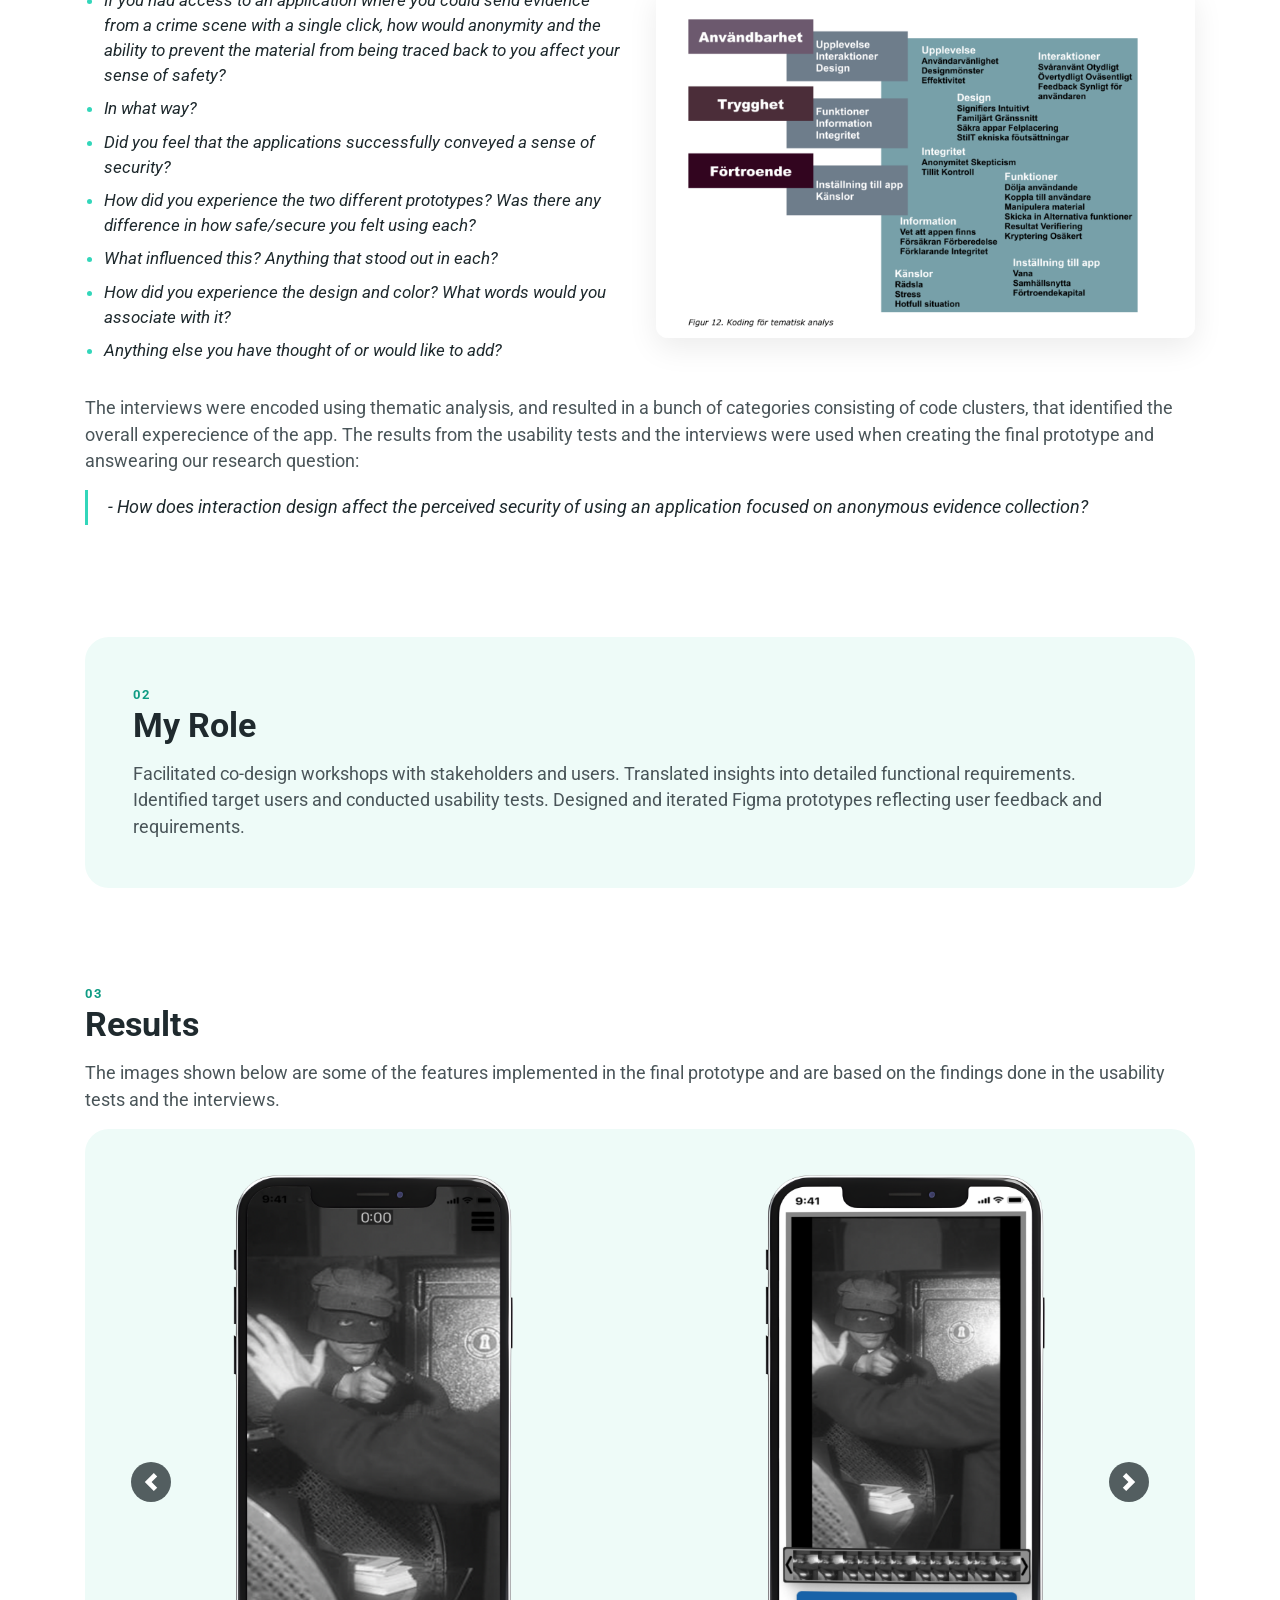
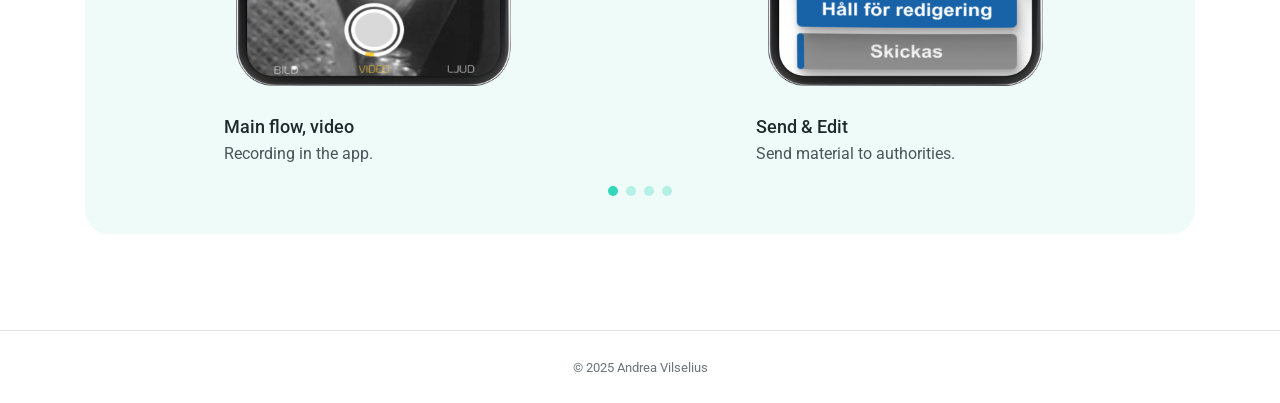
<file: 2witness.html>
<!doctype html>
<html lang="en">
  <head>
    <meta charset="UTF-8" />
    <meta name="viewport" content="width=device-width, initial-scale=1.0" />
    <title>2Witness – Project Case Study</title>

    <link href="img/favicon.ico" rel="icon" />
    <link rel="preconnect" href="https://fonts.gstatic.com" />
    <link
      href="https://fonts.googleapis.com/css2?family=Roboto:wght@300;400;500;700;900&display=swap"
      rel="stylesheet"
    />
    <link
      href="https://cdnjs.cloudflare.com/ajax/libs/font-awesome/5.10.0/css/all.min.css"
      rel="stylesheet"
    />
    <link href="css/style.css" rel="stylesheet" />

    <style>
      :root {
        --brand: #32d6ba;
        --brand-dark: #0f9c84;
        --ink: #1f2a2e;
        --text: #4a5559;
        --muted: #7b868a;
        --line: #e6ecec;
        --tint: #eefbf8;
      }

      body {
        padding-top: 90px;
      } /* höjden på den fasta menyn */
      .case {
        color: var(--text);
      }
      .case-crumb a {
        color: var(--brand-dark);
        text-decoration: none;
      }
      .case-section a,
      .case-lead a {
        color: var(--brand-dark);
      }

      /* Rubriker */
      .case-num {
        font-size: 0.8rem;
        letter-spacing: 0.14em;
        text-transform: uppercase;
        color: var(--brand-dark);
        font-weight: 700;
      }
      .case-title {
        font-size: clamp(2.75rem, 6vw, 4rem);
        font-weight: 900;
        line-height: 1.02;
        color: var(--ink);
        letter-spacing: -0.02em;
        margin: 0.5rem 0 1rem;
      }
      .case-h2 {
        font-size: 2.1rem;
        font-weight: 900;
        color: var(--ink);
        line-height: 1.1;
        margin-top: 0.25rem;
      }
      .case-h3 {
        font-size: 1.35rem;
        font-weight: 700;
        color: var(--ink);
        margin: 2.5rem 0 0.5rem;
      }
      .case-h4 {
        font-size: 0.8rem;
        letter-spacing: 0.12em;
        text-transform: uppercase;
        color: var(--brand-dark);
        font-weight: 700;
        margin: 2rem 0 0.5rem;
      }
      .case-lead {
        font-size: 1.2rem;
      }

      /* Knapp */
      .case-btns {
        display: flex;
        flex-wrap: wrap;
        gap: 0.5rem;
        margin-top: 1.5rem;
      }
      .btn-brand {
        border-radius: 999px;
        padding: 0.65rem 1.5rem;
        font-weight: 700;
        text-decoration: none;
        background: var(--brand);
        color: #06372f;
        letter-spacing: 0.04em;
      }
      .btn-brand:hover {
        background: var(--brand-dark);
        color: #fff;
        text-decoration: none;
      }

      /* Hero-bild i tonad ruta */
      .case-visual {
        background: var(--tint);
        border-radius: 24px;
        position: relative;
        overflow: hidden;
      }

      /* Faktarad */
      .case-meta {
        border: 1px solid var(--line);
        border-radius: 16px;
        overflow: hidden;
        margin: 3rem 0;
      }
      .case-meta > div {
        padding: 1.25rem 1.5rem !important;
      }
      .case-meta dt {
        font-size: 0.75rem;
        letter-spacing: 0.12em;
        text-transform: uppercase;
        color: var(--muted);
        font-weight: 700;
      }
      .case-meta dd {
        color: var(--ink);
        font-weight: 500;
        margin: 0.25rem 0 0;
      }
      .case-tag {
        display: inline-block;
        background: var(--tint);
        color: var(--brand-dark);
        font-size: 0.8rem;
        padding: 0.1rem 0.65rem;
        border-radius: 999px;
        font-weight: 500;
        margin: 0 0.25rem 0.25rem 0;
      }
      @media (min-width: 992px) {
        .case-meta > div + div {
          border-left: 1px solid var(--line);
        }
      }
      @media (max-width: 991.98px) {
        .case-meta > div + div {
          border-top: 1px solid var(--line);
        }
      }

      /* Sektioner */
      .case-section {
        padding: 3rem 0;
      }
      .case-section p {
        font-size: 1.1rem;
      }
      .case-section--tint {
        background: var(--tint);
        border-radius: 24px;
        padding: clamp(1.5rem, 4vw, 3rem);
        margin: 3rem 0;
      }

      /* Listor */
      .case-list {
        padding-left: 1.2rem;
        margin: 0;
        font-size: 1.05rem;
      }
      .case-list li {
        margin-bottom: 0.5rem;
      }
      .case-list li::marker {
        color: var(--brand);
      }

      /* Workshop-övningar som kort */
      .card-grid {
        display: grid;
        grid-template-columns: 1fr;
        gap: 1rem;
        margin-top: 1.25rem;
      }
      @media (min-width: 768px) {
        .card-grid {
          grid-template-columns: repeat(2, 1fr);
        }
      }
      @media (min-width: 1200px) {
        .card-grid {
          grid-template-columns: repeat(4, 1fr);
        }
      }
      .info-card {
        background: #fff;
        border: 1px solid var(--line);
        border-top: 3px solid var(--brand);
        border-radius: 14px;
        padding: 1.25rem 1.4rem;
      }
      .info-card h5 {
        font-size: 1.05rem;
        font-weight: 700;
        color: var(--ink);
        margin-bottom: 0.5rem;
      }
      .info-card p {
        font-size: 0.98rem;
        margin: 0;
      }

      /* Två bilder bredvid varandra */
      .img-grid {
        display: grid;
        grid-template-columns: 1fr;
        gap: 1.5rem;
        margin-top: 1.25rem;
      }
      @media (min-width: 1200px) {
        .img-grid {
          grid-template-columns: repeat(2, 1fr);
        }
      }
      .img-grid img,
      .split img {
        display: block;
        width: 100%;
        height: auto;
        border-radius: 12px;
        box-shadow: 0 10px 30px rgba(0, 0, 0, 0.08);
        background: #fff;
      }

      /* Intervjufrågor + bild */
      .split {
        display: grid;
        grid-template-columns: 1fr;
        gap: 2rem;
        align-items: start;
        margin-top: 1.25rem;
      }
      @media (min-width: 992px) {
        .split {
          grid-template-columns: 1fr 1fr;
        }
      }
      .split em {
        color: var(--ink);
      }

      /* Forskningsfråga */
      .case-quote {
        border-left: 3px solid var(--brand);
        padding: 0.25rem 0 0.25rem 1.25rem;
        margin-top: 1rem;
        font-size: 1.2rem;
        color: var(--ink);
        font-style: italic;
      }

      /* Grön ram runt karusellerna */
      .device-frame {
        background: var(--tint);
        border-radius: 24px;
        padding: clamp(1rem, 3vw, 2.5rem);
        margin-top: 1rem;
      }

      /* Enkel bild i karusell */
      .single-shot {
        max-width: 600px;
        margin: 0 auto;
      }
      .single-shot img {
        display: block;
        width: 100%;
        height: auto;
        border-radius: 20px;
        box-shadow: 0 10px 30px rgba(0, 0, 0, 0.08);
        background: #fff;
      }

      /* Två skärmar med text i karusell */
      .media-grid {
        display: grid;
        grid-template-columns: 1fr;
        gap: 2rem;
        justify-items: center;
      }
      @media (min-width: 768px) {
        .media-grid {
          grid-template-columns: repeat(2, 1fr);
        }
      }
      .media-item {
        width: 100%;
        max-width: 300px;
      }
      .media-item img {
        display: block;
        width: 100%;
        height: auto;
        border-radius: 28px;
      }
      .media-item h4 {
        font-size: 1.15rem;
        font-weight: 700;
        color: var(--ink);
        margin: 1rem 0 0.25rem;
      }
      .media-item p {
        font-size: 1rem;
        margin: 0;
      }

      /* Prickar och pilar under bilden i stället för ovanpå */
      .case-carousel .carousel-indicators {
        position: static;
        margin: 1.25rem 0 0;
      }
      .case-carousel .carousel-indicators li {
        width: 10px;
        height: 10px;
        border-radius: 50%;
        border: 0;
        background: var(--brand);
        opacity: 0.3;
        margin: 0 4px;
      }
      .case-carousel .carousel-indicators li.active {
        opacity: 1;
      }
      .case-carousel .carousel-control-prev,
      .case-carousel .carousel-control-next {
        width: 56px;
        opacity: 1;
      }
      .case-carousel .carousel-control-prev-icon,
      .case-carousel .carousel-control-next-icon {
        width: 40px;
        height: 40px;
        border-radius: 50%;
        background-color: rgba(31, 42, 46, 0.75);
        background-size: 45%;
      }
    </style>
  </head>

  <body data-spy="scroll" data-target=".navbar" data-offset="91">
    <!-- Navbar -->
    <nav
      class="navbar fixed-top shadow-sm navbar-expand-lg bg-light navbar-light py-3 py-lg-0 px-lg-5"
    >
      <a href="index.html" class="navbar-brand ml-lg-3">
        <h1 class="m-0 display-5">
          <span class="text-primary">Port</span>Folio
        </h1>
      </a>
      <button
        type="button"
        class="navbar-toggler"
        data-toggle="collapse"
        data-target="#navbarCollapse"
      >
        <span class="navbar-toggler-icon"></span>
      </button>
      <div class="collapse navbar-collapse px-lg-3" id="navbarCollapse">
        <div class="navbar-nav m-auto py-0">
          <a href="index.html#portfolio" class="nav-item nav-link">Projects</a>
          <a href="#header" class="nav-item nav-link active">Header</a>
          <a href="#concept" class="nav-item nav-link">Concept</a>
          <a href="#myRole" class="nav-item nav-link">My Role</a>
          <a href="#results" class="nav-item nav-link">Results</a>
        </div>
        <a
          href="index.html#contact"
          class="btn btn-outline-primary d-none d-lg-block"
          >Hire Me</a
        >
      </div>
    </nav>

    <main class="case">
      <div class="container">
        <p class="case-crumb small mb-4">
          <a href="index.html#portfolio">← All projects</a> / 2Witness
        </p>

        <!-- HERO -->
        <section id="header" class="row align-items-center">
          <div class="col-lg-6 mb-5 mb-lg-0">
            <h1 class="case-title">2Witness</h1>
            <p class="case-lead">
              This application was developed in collaboration with the company
              2Witness and served as the foundation for the thesis project in
              the Bachelor's program in Interaction Design at Stockholm
              University. The app's primary function is to allow users to
              anonymously report crimes through video, audio, and photos, which
              can then be sent directly to the police. To encourage users to
              submit material, the app ensures complete anonymity throughout the
              entire process.
            </p>
            <div class="case-btns">
              <a
                href="https://www.figma.com/proto/caGVrZPSzx0Hq1KOevuiLp/Appen?node-id=2-443&starting-point-node-id=2%3A443&t=6bYjA3swDEnvvDln-1"
                class="btn-brand"
                target="_blank"
                rel="noopener"
                >TRY IT OUT</a
              >
            </div>
          </div>
          <div class="col-lg-6">
            <div class="d-flex justify-content-center">
              <img
                src="css/mockups/2witnessklar/headerimg-removebg-preview.png"
                alt="Project overview"
                style="max-width: 350px"
              />
            </div>
          </div>
        </section>
        -->

        <!-- FAKTARAD -->
        <dl class="case-meta row no-gutters">
          <div class="col-lg-4">
            <dt>Role</dt>
            <dd>UX/UI-desinger</dd>
          </div>
          <div class="col-lg-4">
            <dt>Period</dt>
            <dd>September 2023 - January 2024</dd>
          </div>
          <div class="col-lg-4">
            <dt>Tools</dt>
            <dd><span class="case-tag">Figma</span></dd>
          </div>
        </dl>

        <!-- 01 CONCEPT -->
        <section id="concept" class="case-section">
          <div class="case-num">01</div>
          <h2 class="case-h2 mb-3">Concept</h2>

          <h3 class="case-h3 mt-4">Problem</h3>
          <p class="case-lead">
            There is a growing desire to report crimes anonymously, and in this
            context, documentation in the form of
            <b>video, photos, or audio recordings</b> serves as valuable
            evidence. To facilitate this, the company <b>2witness</b> is
            developing an app that allows users to submit evidence directly from
            a crime scene to authorities.
          </p>

          <h3 class="case-h3">Design Process</h3>
          <h4 class="case-h4 mt-3">Workshops</h4>
          <p>
            To define the necessary functions for the prototype, a workshop was
            conducted with employees at
            <b>2witness</b>, including some who represented future users to
            capture both perspectives. The goal was to identify
            <b>functional requirements</b> and
            <b>desirable features and core functionalites</b> for the intended
            user experience.
          </p>
          <p>
            The workshop consisted of four exercises: <b>Crazy 8</b>,
            <b>Storyboarding</b>, <b>How Might We (HMW)</b>, and
            <b>Worst Possible Idea (WPI)</b>.
          </p>

          <div class="card-grid">
            <div class="info-card">
              <h5>Crazy 8</h5>
              <p>
                A fast-paced brainstorming exercise where participants generate
                eight ideas in eight minutes to encourage creativity and uncover
                unexpected solutions.
              </p>
            </div>
            <div class="info-card">
              <h5>Storyboarding</h5>
              <p>
                Participants illustrated usage scenarios, visualizing user
                interactions and identifying opportunities for improvement.
              </p>
            </div>
            <div class="info-card">
              <h5>How Might We</h5>
              <p>
                This method reframed identified problems into design questions
                (e.g., “How might we minimize the number of clicks in the app?”)
                to inspire practical solutions.
              </p>
            </div>
            <div class="info-card">
              <h5>Worst Possible Idea</h5>
              <p>
                Participants listed the worst possible solutions, then inverted
                them to highlight critical functional requirements.
              </p>
            </div>
          </div>

          <h4 class="case-h4">Workshop Results</h4>
          <p>
            The workshops resulted in a compiled requirements table (<em
              >fig. Requirements Table</em
            >), from which we developed a function decomposition diagram showing
            <strong>physical interactions</strong>,
            <strong>UX elements</strong>, <strong>frames</strong>, and
            <strong>alternative solutions</strong>.
          </p>
          <div class="img-grid">
            <img
              src="css/img/Brainstorming appen.png"
              alt="Brainstorming session 1"
            />
            <img
              src="css/img/Brainstorming appen-2.png"
              alt="Brainstorming session 2"
            />
          </div>

          <h4 class="case-h4">Usability tests, prototyping &amp; Interviews</h4>
          <p>
            Based on the function decomposition diagram, two prototypes were
            produced on which we performed usability tests and Interviews to
            compare functionalites.
          </p>

          <h3 class="case-h3">Usability tests</h3>
          <p>
            After trying out each prototype , the users were asked to rate their
            experience of the different parts of the prototypes on a Likert
            scale between 1–7. A number of questions were evaluated with yes or
            no answers. Below are a few examples of how users rated each
            functions.
          </p>

          <div class="device-frame">
            <div
              id="carouselTests"
              class="carousel slide case-carousel"
              data-ride="carousel"
            >
              <div class="carousel-inner">
                <div class="carousel-item active">
                  <div class="single-shot">
                    <img
                      src="css/img/2witness/redigering.png"
                      alt="Usability test results: editing"
                    />
                  </div>
                </div>
                <div class="carousel-item">
                  <div class="single-shot">
                    <img
                      src="css/img/2witness/navigering.png"
                      alt="Usability test results: navigation"
                    />
                  </div>
                </div>
                <div class="carousel-item">
                  <div class="single-shot">
                    <img
                      src="css/img/2witness/spårvagn.png"
                      alt="Usability test results"
                    />
                  </div>
                </div>
                <div class="carousel-item">
                  <div class="single-shot">
                    <img
                      src="css/img/2witness/tack.png"
                      alt="Usability test results: thank you page"
                    />
                  </div>
                </div>
              </div>
              <a
                class="carousel-control-prev"
                href="#carouselTests"
                role="button"
                data-slide="prev"
              >
                <span
                  class="carousel-control-prev-icon"
                  aria-hidden="true"
                ></span
                ><span class="sr-only">Previous</span>
              </a>
              <a
                class="carousel-control-next"
                href="#carouselTests"
                role="button"
                data-slide="next"
              >
                <span
                  class="carousel-control-next-icon"
                  aria-hidden="true"
                ></span
                ><span class="sr-only">Next</span>
              </a>
              <ol class="carousel-indicators">
                <li
                  data-target="#carouselTests"
                  data-slide-to="0"
                  class="active"
                ></li>
                <li data-target="#carouselTests" data-slide-to="1"></li>
                <li data-target="#carouselTests" data-slide-to="2"></li>
                <li data-target="#carouselTests" data-slide-to="3"></li>
              </ol>
            </div>
          </div>

          <h3 class="case-h3">Interviews</h3>
          <p>
            While trying out the prototypes, the test-subjects were encouraged
            to share thoughts about the prototypes and their functions. This was
            followed by a short, semi-structured interview with questions such
            as:
          </p>
          <div class="split">
            <ul class="case-list">
              <li>
                <em
                  >If you had access to an application where you could send
                  evidence from a crime scene with a single click, how would
                  anonymity and the ability to prevent the material from being
                  traced back to you affect your sense of safety?</em
                >
              </li>
              <li><em>In what way?</em></li>
              <li>
                <em
                  >Did you feel that the applications successfully conveyed a
                  sense of security?</em
                >
              </li>
              <li>
                <em
                  >How did you experience the two different prototypes? Was
                  there any difference in how safe/secure you felt using
                  each?</em
                >
              </li>
              <li>
                <em>What influenced this? Anything that stood out in each?</em>
              </li>
              <li>
                <em
                  >How did you experience the design and color? What words would
                  you associate with it?</em
                >
              </li>
              <li>
                <em>Anything else you have thought of or would like to add?</em>
              </li>
            </ul>
            <img src="css/img/2witness/tematisk.png" alt="Thematic analysis" />
          </div>

          <p class="mt-4">
            The interviews were encoded using thematic analysis, and resulted in
            a bunch of categories consisting of code clusters, that identified
            the overall experecience of the app. The results from the usability
            tests and the interviews were used when creating the final prototype
            and answearing our research question:
          </p>
          <p class="case-quote">
            - How does interaction design affect the perceived security of using
            an application focused on anonymous evidence collection?
          </p>
        </section>

        <!-- 02 MY ROLE -->
        <section id="myRole" class="case-section case-section--tint">
          <div class="case-num">02</div>
          <h2 class="case-h2 mb-3">My Role</h2>
          <p class="mb-0">
            Facilitated co-design workshops with stakeholders and users.
            Translated insights into detailed functional requirements.
            Identified target users and conducted usability tests. Designed and
            iterated Figma prototypes reflecting user feedback and requirements.
          </p>
        </section>

        <!-- 03 RESULTS -->
        <section id="results" class="case-section">
          <div class="case-num">03</div>
          <h2 class="case-h2 mb-3">Results</h2>
          <p class="case-lead">
            The images shown below are some of the features implemented in the
            final prototype and are based on the findings done in the usability
            tests and the interviews.
          </p>

          <div class="device-frame">
            <div
              id="carouselResults"
              class="carousel slide case-carousel"
              data-ride="carousel"
            >
              <div class="carousel-inner">
                <div class="carousel-item active">
                  <div class="media-grid">
                    <div class="media-item">
                      <img
                        src="css/mockups/2witnessklar/video.png"
                        alt="Main flow, video"
                      />
                      <h4>Main flow, video</h4>
                      <p>Recording in the app.</p>
                    </div>
                    <div class="media-item">
                      <img
                        src="css/mockups/2witnessklar/redigeringvideo.png"
                        alt="Send &amp; Edit"
                      />
                      <h4>Send &amp; Edit</h4>
                      <p>Send material to authorities.</p>
                    </div>
                  </div>
                </div>
                <div class="carousel-item">
                  <div class="media-grid">
                    <div class="media-item">
                      <img
                        src="css/mockups/2witnessklar/ljud.png"
                        alt="Main Flow, sound"
                      />
                      <h4>Main Flow, sound</h4>
                      <p>Recording audio in the app.</p>
                    </div>
                    <div class="media-item">
                      <img
                        src="css/mockups/2witnessklar/ljudpå.png"
                        alt="Send &amp; Edit"
                      />
                      <h4>Send &amp; Edit</h4>
                      <p>Send and edit audio material to authorities.</p>
                    </div>
                  </div>
                </div>
                <div class="carousel-item">
                  <div class="media-grid">
                    <div class="media-item">
                      <img
                        src="css/mockups/2witnessklar/info2.png"
                        alt="Info"
                      />
                      <h4>Info</h4>
                      <p>FAQ and instructions on how to use the app.</p>
                    </div>
                    <div class="media-item">
                      <img src="css/mockups/2witnessklar/info.png" alt="FAQ" />
                      <h4>FAQ</h4>
                      <p>FAQ such as "how can anonymity be ensured?"</p>
                    </div>
                  </div>
                </div>
                <div class="carousel-item">
                  <div class="media-grid">
                    <div class="media-item">
                      <img
                        src="css/mockups/2witnessklar/anonym.png"
                        alt="ID card"
                      />
                      <h4>ID card</h4>
                      <p>Daily refreshed token.</p>
                    </div>
                    <div class="media-item">
                      <img
                        src="css/mockups/2witnessklar/spårvagn.png"
                        alt="ID card, front"
                      />
                      <h4>ID card, front</h4>
                      <p>A new token is generated daily.</p>
                    </div>
                  </div>
                </div>
              </div>
              <a
                class="carousel-control-prev"
                href="#carouselResults"
                role="button"
                data-slide="prev"
              >
                <span
                  class="carousel-control-prev-icon"
                  aria-hidden="true"
                ></span
                ><span class="sr-only">Previous</span>
              </a>
              <a
                class="carousel-control-next"
                href="#carouselResults"
                role="button"
                data-slide="next"
              >
                <span
                  class="carousel-control-next-icon"
                  aria-hidden="true"
                ></span
                ><span class="sr-only">Next</span>
              </a>
              <ol class="carousel-indicators">
                <li
                  data-target="#carouselResults"
                  data-slide-to="0"
                  class="active"
                ></li>
                <li data-target="#carouselResults" data-slide-to="1"></li>
                <li data-target="#carouselResults" data-slide-to="2"></li>
                <li data-target="#carouselResults" data-slide-to="3"></li>
              </ol>
            </div>
          </div>
        </section>
      </div>
    </main>

    <footer class="text-center py-4 mt-5 border-top">
      <small>© 2025 Andrea Vilselius</small>
    </footer>

    <!-- jQuery, Popper.js och Bootstrap 4 JS (bara en Bootstrap-version) -->
    <script src="https://code.jquery.com/jquery-3.5.1.slim.min.js"></script>
    <script src="https://cdn.jsdelivr.net/npm/popper.js@1.16.1/dist/umd/popper.min.js"></script>
    <script src="https://stackpath.bootstrapcdn.com/bootstrap/4.5.2/js/bootstrap.min.js"></script>
  </body>
</html>
</file>
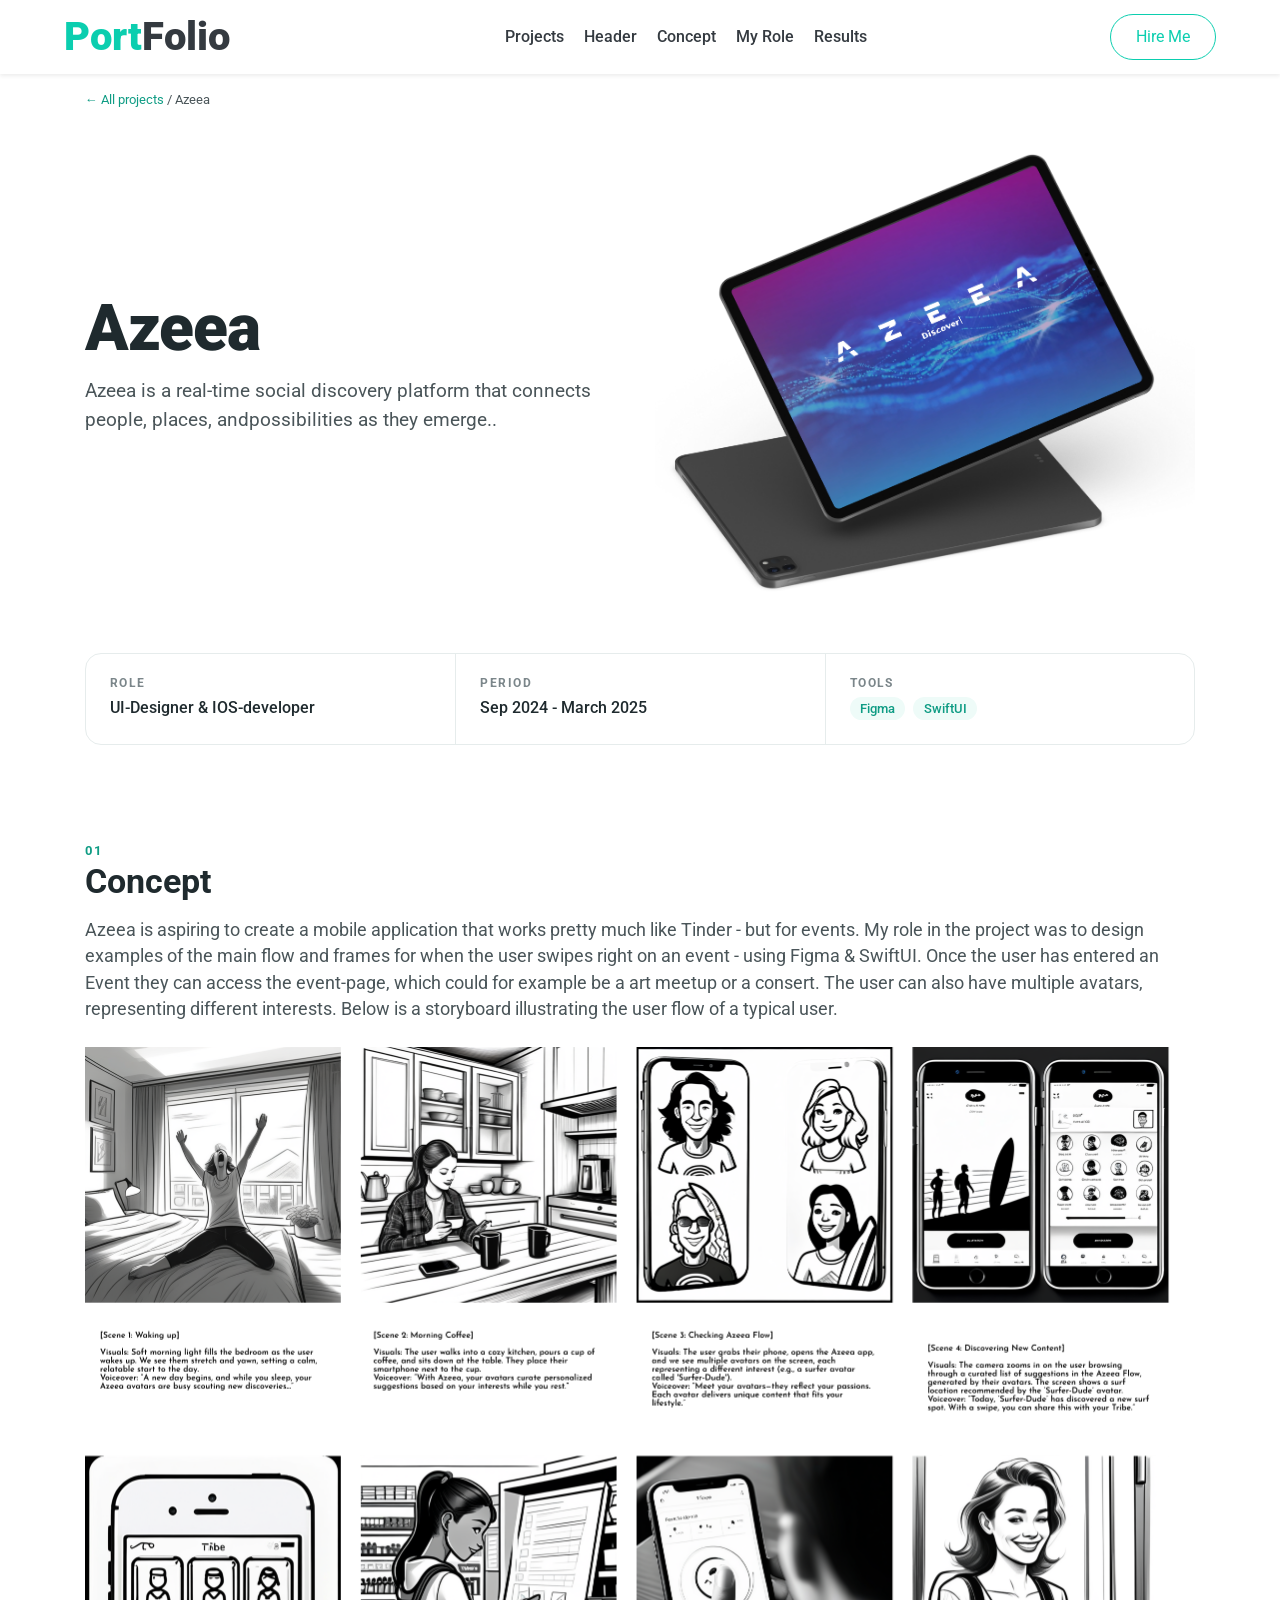
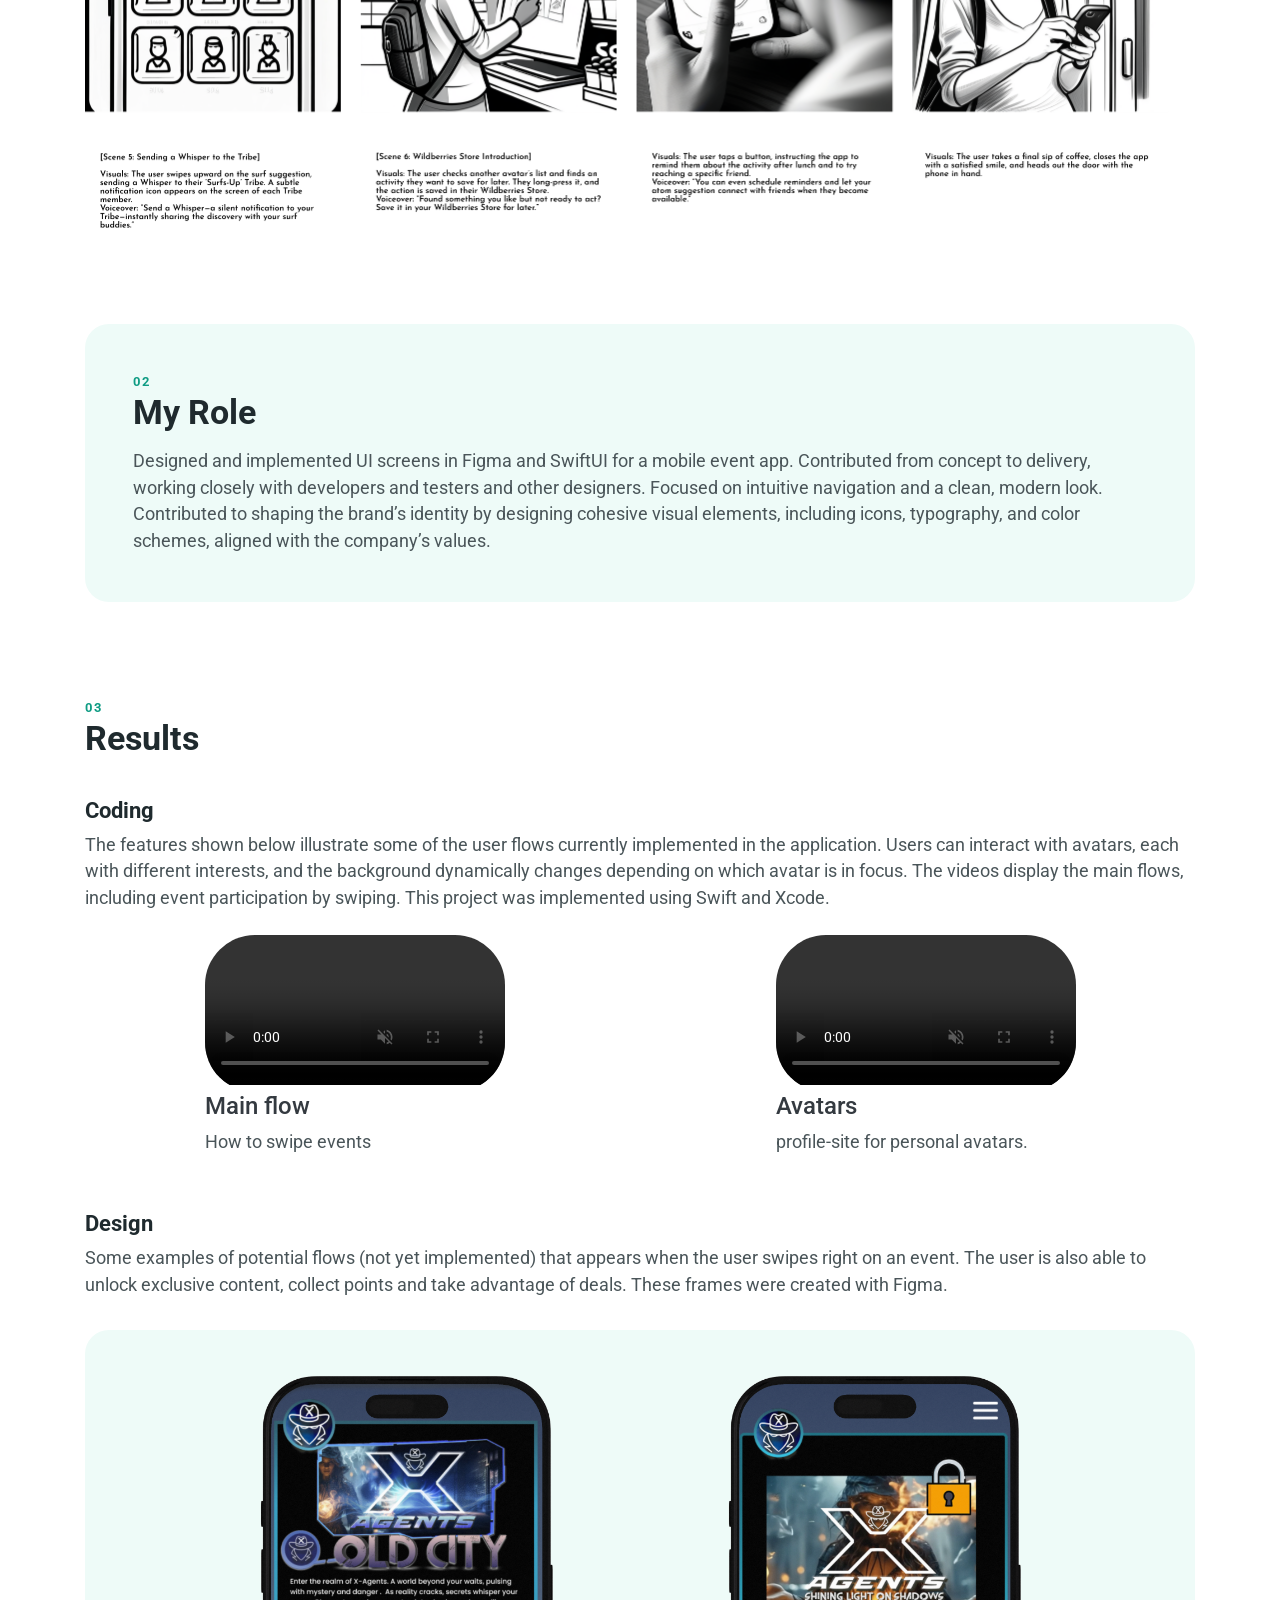
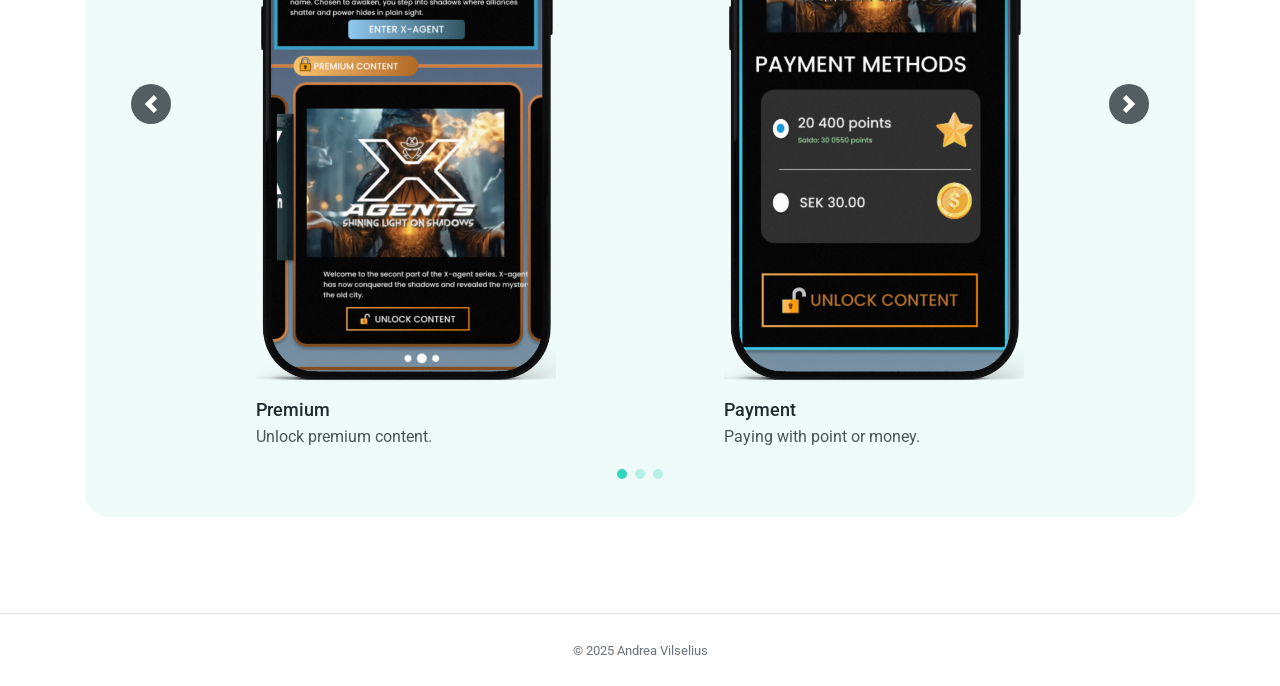
<file: azeea.html>
<!doctype html>
<html lang="en">
  <head>
    <meta charset="UTF-8" />
    <meta name="viewport" content="width=device-width, initial-scale=1.0" />
    <title>Azeea – Project Case Study</title>

    <link href="img/favicon.ico" rel="icon" />
    <link rel="preconnect" href="https://fonts.gstatic.com" />
    <link
      href="https://fonts.googleapis.com/css2?family=Roboto:wght@300;400;500;700;900&display=swap"
      rel="stylesheet"
    />
    <link
      href="https://cdnjs.cloudflare.com/ajax/libs/font-awesome/5.10.0/css/all.min.css"
      rel="stylesheet"
    />
    <link href="css/style.css" rel="stylesheet" />

    <style>
      :root {
        --brand: #32d6ba;
        --brand-dark: #0f9c84;
        --ink: #1f2a2e;
        --text: #4a5559;
        --muted: #7b868a;
        --line: #e6ecec;
        --tint: #eefbf8;
      }

      body {
        padding-top: 90px;
      } /* höjden på den fasta menyn */
      .case {
        color: var(--text);
      }
      .case-crumb a {
        color: var(--brand-dark);
        text-decoration: none;
      }
      .case-section a,
      .case-lead a {
        color: var(--brand-dark);
      }

      /* Rubriker */
      .case-num {
        font-size: 0.8rem;
        letter-spacing: 0.14em;
        text-transform: uppercase;
        color: var(--brand-dark);
        font-weight: 700;
      }
      .case-title {
        font-size: clamp(2.75rem, 6vw, 4rem);
        font-weight: 900;
        line-height: 1.02;
        color: var(--ink);
        letter-spacing: -0.02em;
        margin: 0.5rem 0 1rem;
      }
      .case-h2 {
        font-size: 2.1rem;
        font-weight: 900;
        color: var(--ink);
        line-height: 1.1;
        margin-top: 0.25rem;
      }
      .case-h3 {
        font-size: 1.35rem;
        font-weight: 700;
        color: var(--ink);
        margin: 2.5rem 0 0.5rem;
      }
      .case-lead {
        font-size: 1.2rem;
      }

      /* Bilder: ingen färgad bakgrund, ingen ram */
      .case-img {
        display: block;
        width: 100%;
        height: auto;
      }

      /* Faktarad */
      .case-meta {
        border: 1px solid var(--line);
        border-radius: 16px;
        overflow: hidden;
        margin: 3rem 0;
      }
      .case-meta > div {
        padding: 1.25rem 1.5rem !important;
      }
      .case-meta dt {
        font-size: 0.75rem;
        letter-spacing: 0.12em;
        text-transform: uppercase;
        color: var(--muted);
        font-weight: 700;
      }
      .case-meta dd {
        color: var(--ink);
        font-weight: 500;
        margin: 0.25rem 0 0;
      }
      .case-tag {
        display: inline-block;
        background: var(--tint);
        color: var(--brand-dark);
        font-size: 0.8rem;
        padding: 0.1rem 0.65rem;
        border-radius: 999px;
        font-weight: 500;
        margin: 0 0.25rem 0.25rem 0;
      }
      @media (min-width: 992px) {
        .case-meta > div + div {
          border-left: 1px solid var(--line);
        }
      }
      @media (max-width: 991.98px) {
        .case-meta > div + div {
          border-top: 1px solid var(--line);
        }
      }

      /* Sektioner */
      .case-section {
        padding: 3rem 0;
      }
      .case-section p {
        font-size: 1.1rem;
      }
      .case-section--tint {
        background: var(--tint);
        border-radius: 24px;
        padding: clamp(1.5rem, 4vw, 3rem);
        margin: 3rem 0;
      }

      /* Videor och skärmar med text */
      .media-grid {
        display: grid;
        grid-template-columns: 1fr;
        gap: 2rem;
        justify-items: center;
      }
      @media (min-width: 768px) {
        .media-grid {
          grid-template-columns: repeat(2, 1fr);
        }
      }
      .media-item {
        width: 100%;
        max-width: 300px;
      }
      /* .media-item video {
        display: block;
        width: 100%;
        height: auto;
        border-radius: 28px;
        background: transparent;
      }*/
      .media-item h4 {
        font-size: 1.15rem;
        font-weight: 700;
        color: var(--ink);
        margin: 1rem 0 0.25rem;
      }
      .media-item p {
        font-size: 1rem;
        margin: 0;
      }

      /* Karusell i ljusgrön ruta */
      .device-frame {
        background: var(--tint);
        border-radius: 24px;
        padding: clamp(1.25rem, 3vw, 2.5rem);
        margin-top: 2rem;
      }

      /* Pilar på sidorna, prickar under bilden */
      .carousel-nav {
        margin-top: 1.25rem;
      }
      @media (min-width: 768px) {
        .case-carousel .carousel-inner {
          padding: 0 64px;
        }
      }
      .carousel-nav .carousel-control-prev,
      .carousel-nav .carousel-control-next {
        position: absolute;
        top: 0;
        bottom: 2.5rem;
        width: 56px;
        opacity: 1;
        z-index: 2;
        display: flex;
        align-items: center;
        justify-content: center;
      }
      .carousel-nav .carousel-control-prev {
        left: 0;
      }
      .carousel-nav .carousel-control-next {
        right: 0;
      }
      .carousel-nav .carousel-control-prev-icon,
      .carousel-nav .carousel-control-next-icon {
        width: 40px;
        height: 40px;
        border-radius: 50%;
        background-color: rgba(31, 42, 46, 0.75);
        background-size: 45%;
      }
      .carousel-nav .carousel-indicators {
        position: static;
        margin: 0;
        justify-content: center;
      }
      .carousel-nav .carousel-indicators li {
        width: 10px;
        height: 10px;
        border-radius: 50%;
        border: 0;
        background: var(--brand);
        opacity: 0.3;
        margin: 0 4px;
      }
      .carousel-nav .carousel-indicators li.active {
        opacity: 1;
      }
    </style>
  </head>

  <body data-spy="scroll" data-target=".navbar" data-offset="91">
    <!-- Navbar -->
    <nav
      class="navbar fixed-top shadow-sm navbar-expand-lg bg-light navbar-light py-3 py-lg-0 px-lg-5"
    >
      <a href="index.html" class="navbar-brand ml-lg-3">
        <h1 class="m-0 display-5">
          <span class="text-primary">Port</span>Folio
        </h1>
      </a>
      <button
        type="button"
        class="navbar-toggler"
        data-toggle="collapse"
        data-target="#navbarCollapse"
      >
        <span class="navbar-toggler-icon"></span>
      </button>
      <div class="collapse navbar-collapse px-lg-3" id="navbarCollapse">
        <div class="navbar-nav m-auto py-0">
          <a href="index.html#portfolio" class="nav-item nav-link">Projects</a>
          <a href="#header" class="nav-item nav-link active">Header</a>
          <a href="#concept" class="nav-item nav-link">Concept</a>
          <a href="#myRole" class="nav-item nav-link">My Role</a>
          <a href="#results" class="nav-item nav-link">Results</a>
        </div>
        <a
          href="index.html#contact"
          class="btn btn-outline-primary d-none d-lg-block"
          >Hire Me</a
        >
      </div>
    </nav>

    <main class="case">
      <div class="container">
        <p class="case-crumb small mb-4">
          <a href="index.html#portfolio">← All projects</a> / Azeea
        </p>

        <!-- HERO -->
        <section id="header" class="row align-items-center">
          <div class="col-lg-6 mb-5 mb-lg-0">
            <h1 class="case-title">Azeea</h1>
            <p class="case-lead">
              Azeea is a real-time social discovery platform that connects
              people, places, andpossibilities as they emerge..
            </p>
          </div>
          <div class="col-lg-6">
            <img
              class="case-img"
              src="css/mockups/azeeaipad.png"
              alt="Project overview"
            />
          </div>
        </section>

        <!-- FAKTARAD -->
        <dl class="case-meta row no-gutters">
          <div class="col-lg-4">
            <dt>Role</dt>
            <dd>UI-Designer &amp; IOS-developer</dd>
          </div>
          <div class="col-lg-4">
            <dt>Period</dt>
            <dd>Sep 2024 - March 2025</dd>
          </div>
          <div class="col-lg-4">
            <dt>Tools</dt>
            <dd>
              <span class="case-tag">Figma</span>
              <span class="case-tag">SwiftUI</span>
            </dd>
          </div>
        </dl>

        <!-- 01 CONCEPT -->
        <section id="concept" class="case-section">
          <div class="case-num">01</div>
          <h2 class="case-h2 mb-3">Concept</h2>
          <p class="case-lead">
            Azeea is aspiring to create a mobile application that works pretty
            much like Tinder - but for events. My role in the project was to
            design examples of the main flow and frames for when the user swipes
            right on an event - using Figma &amp; SwiftUI. Once the user has
            entered an Event they can access the event-page, which could for
            example be a art meetup or a consert. The user can also have
            multiple avatars, representing different interests. Below is a
            storyboard illustrating the user flow of a typical user.
          </p>
          <img
            class="case-img mt-4"
            src="css/img/storyboard.png"
            alt="Storyboard of the user flow"
          />
        </section>

        <!-- 02 MY ROLE -->
        <section id="myRole" class="case-section case-section--tint">
          <div class="case-num">02</div>
          <h2 class="case-h2 mb-3">My Role</h2>
          <p class="mb-0">
            Designed and implemented UI screens in Figma and SwiftUI for a
            mobile event app. Contributed from concept to delivery, working
            closely with developers and testers and other designers. Focused on
            intuitive navigation and a clean, modern look. Contributed to
            shaping the brand’s identity by designing cohesive visual elements,
            including icons, typography, and color schemes, aligned with the
            company’s values.
          </p>
        </section>

        <!-- 03 RESULTS -->
        <section id="results" class="case-section">
          <div class="case-num">03</div>
          <h2 class="case-h2 mb-3">Results</h2>

          <!-- Coding -->
          <h3 class="case-h3">Coding</h3>
          <p class="case-lead">
            The features shown below illustrate some of the user flows currently
            implemented in the application. Users can interact with avatars,
            each with different interests, and the background dynamically
            changes depending on which avatar is in focus. The videos display
            the main flows, including event participation by swiping. This
            project was implemented using Swift and Xcode.
          </p>

          <div class="media-grid mt-4">
            <div class="">
              <div
                class="ratio ratio-16x9 corners"
                style="max-width: 300px; overflow: hidden; border-radius: 50px"
              >
                <video
                  autoplay
                  muted
                  loop
                  playsinline
                  controls
                  class="w-100 align-items-center"
                >
                  <source src="css/img/AZEEAATOM.mp4" type="video/MP4" />
                  Your browser does not support the video tag.
                </video>
              </div>
              <h4>Main flow</h4>
              <p>How to swipe events</p>
            </div>
            <div class="">
              <div
                class="ratio ratio-16x9 corners"
                style="max-width: 300px; overflow: hidden; border-radius: 50px"
              >
                <video
                  autoplay
                  muted
                  loop
                  playsinline
                  controls
                  class="w-100 align-items-center"
                >
                  <source src="css/img/ATOMVIEW.mp4" type="video/MP4" />
                  Your browser does not support the video tag.
                </video>
              </div>
              <h4>Avatars</h4>
              <p>profile-site for personal avatars.</p>
            </div>
          </div>

          <!-- Design -->
          <h3 class="case-h3">Design</h3>
          <p class="case-lead">
            Some examples of potential flows (not yet implemented) that appears
            when the user swipes right on an event. The user is also able to
            unlock exclusive content, collect points and take advantage of
            deals. These frames were created with Figma.
          </p>

          <div class="device-frame">
            <div
              id="carouselDesign"
              class="carousel slide case-carousel"
              data-ride="carousel"
            >
              <div class="carousel-inner">
                <div class="carousel-item active">
                  <div class="media-grid">
                    <div class="media-item">
                      <img
                        class="case-img"
                        src="css/mockups/newMocup.png"
                        alt="Premium"
                      />
                      <h4>Premium</h4>
                      <p>Unlock premium content.</p>
                    </div>
                    <div class="media-item">
                      <img
                        class="case-img"
                        src="css/mockups/oldcityexcl.png"
                        alt="Payment"
                      />
                      <h4>Payment</h4>
                      <p>Paying with point or money.</p>
                    </div>
                  </div>
                </div>
                <div class="carousel-item">
                  <div class="media-grid">
                    <div class="media-item">
                      <img
                        class="case-img"
                        src="css/mockups/kayaking_main.png"
                        alt="Premium"
                      />
                      <h4>Premium</h4>
                      <p>Unlock premium content.</p>
                    </div>
                    <div class="media-item">
                      <img
                        class="case-img"
                        src="css/mockups/kayaking_pay.png"
                        alt="Payment"
                      />
                      <h4>Payment</h4>
                      <p>Paying with point or money.</p>
                    </div>
                  </div>
                </div>
                <div class="carousel-item">
                  <div class="media-grid">
                    <div class="media-item">
                      <img
                        class="case-img"
                        src="css/mockups/dealtrekk.png"
                        alt="Deal"
                      />
                      <h4>Deal</h4>
                      <p>Example of in-app product placement</p>
                    </div>
                    <div class="media-item">
                      <img
                        class="case-img"
                        src="css/mockups/artdeal.png"
                        alt="Art deal"
                      />
                      <h4>Art deal</h4>
                      <p>Example of in-app museum deal</p>
                    </div>
                  </div>
                </div>
              </div>
              <div class="carousel-nav">
                <a
                  class="carousel-control-prev"
                  href="#carouselDesign"
                  role="button"
                  data-slide="prev"
                >
                  <span
                    class="carousel-control-prev-icon"
                    aria-hidden="true"
                  ></span
                  ><span class="sr-only">Previous</span>
                </a>
                <ol class="carousel-indicators">
                  <li
                    data-target="#carouselDesign"
                    data-slide-to="0"
                    class="active"
                  ></li>
                  <li data-target="#carouselDesign" data-slide-to="1"></li>
                  <li data-target="#carouselDesign" data-slide-to="2"></li>
                </ol>
                <a
                  class="carousel-control-next"
                  href="#carouselDesign"
                  role="button"
                  data-slide="next"
                >
                  <span
                    class="carousel-control-next-icon"
                    aria-hidden="true"
                  ></span
                  ><span class="sr-only">Next</span>
                </a>
              </div>
            </div>
          </div>
        </section>
      </div>
    </main>

    <footer class="text-center py-4 mt-5 border-top">
      <small>© 2025 Andrea Vilselius</small>
    </footer>

    <!-- jQuery, Popper.js och Bootstrap 4 JS (bara en Bootstrap-version) -->
    <script src="https://code.jquery.com/jquery-3.5.1.slim.min.js"></script>
    <script src="https://cdn.jsdelivr.net/npm/popper.js@1.16.1/dist/umd/popper.min.js"></script>
    <script src="https://stackpath.bootstrapcdn.com/bootstrap/4.5.2/js/bootstrap.min.js"></script>
  </body>
</html>
</file>
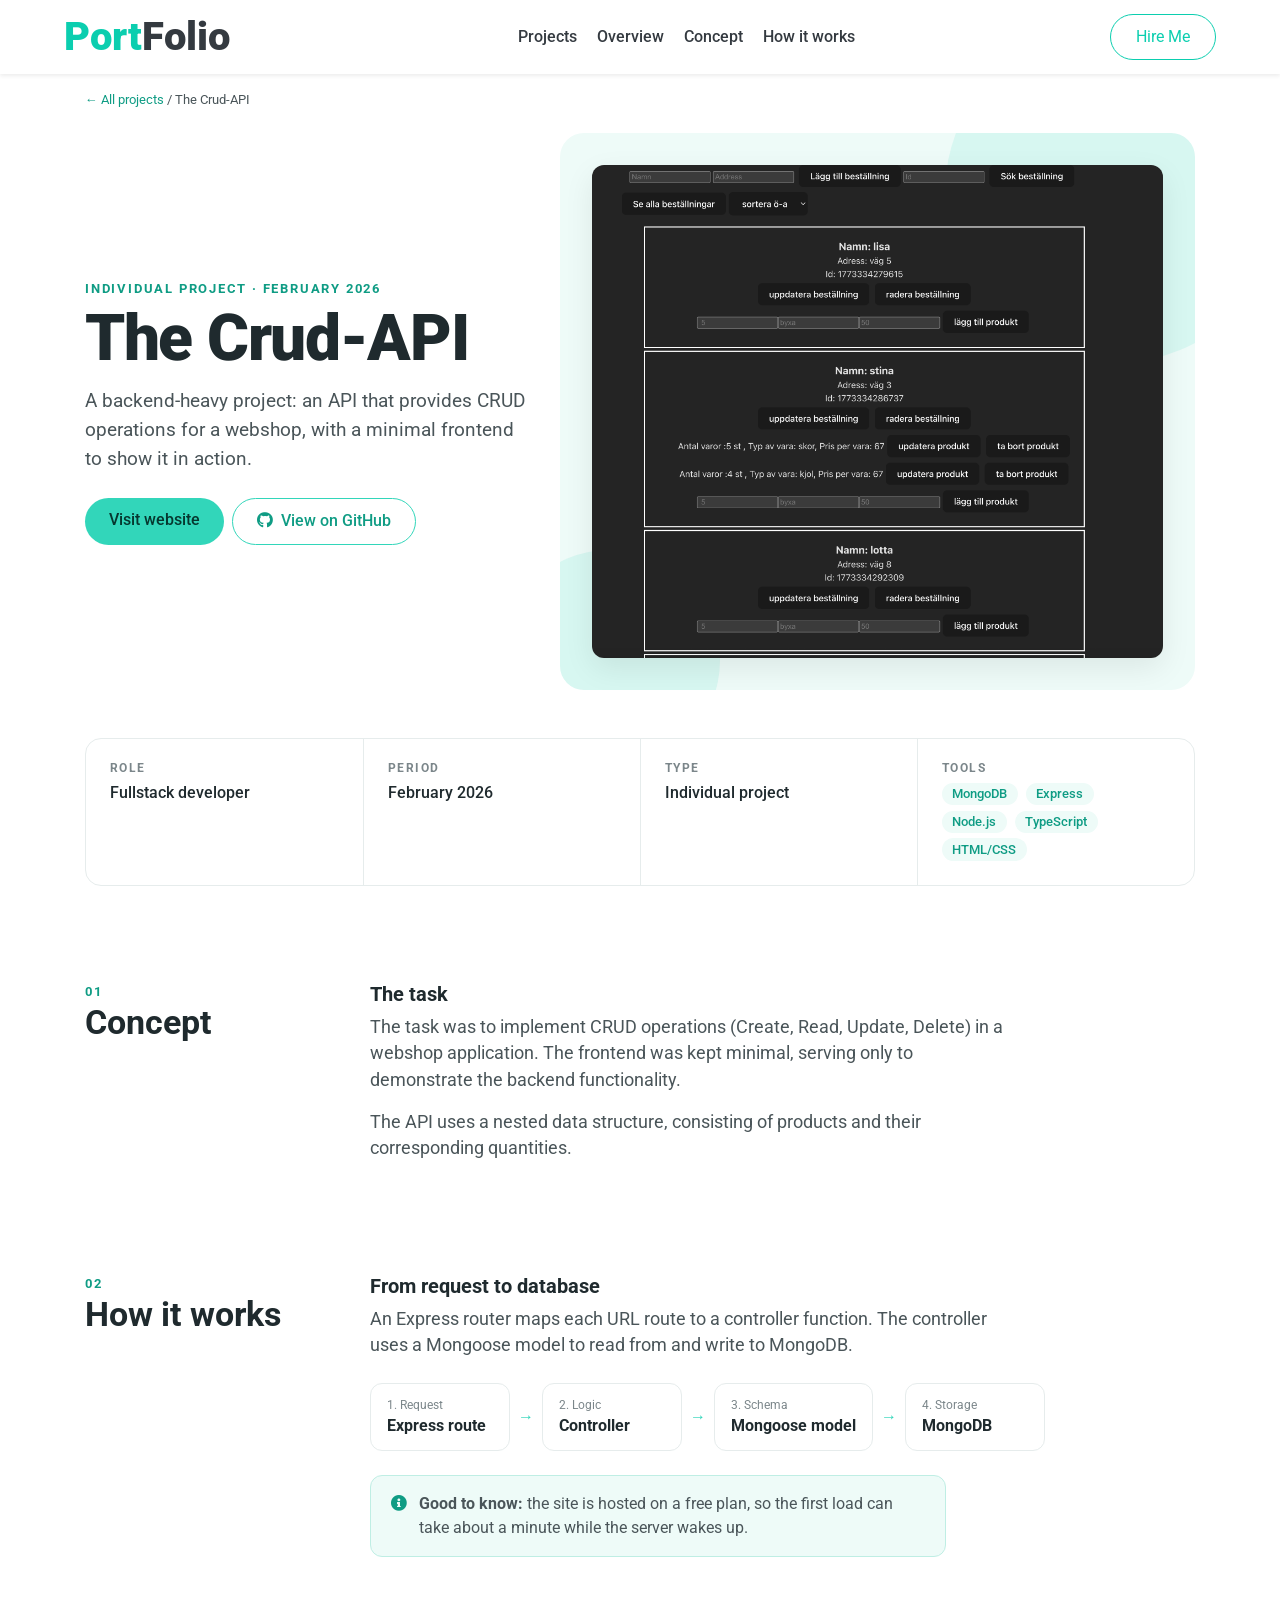
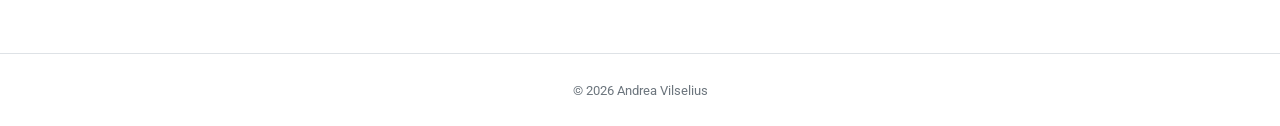
<file: crudAPI.html>
<!doctype html>
<html lang="en">
  <head>
    <meta charset="UTF-8" />
    <meta name="viewport" content="width=device-width, initial-scale=1.0" />
    <title>The Crud-API – Project Case Study</title>

    <link href="img/favicon.ico" rel="icon" />
    <link rel="preconnect" href="https://fonts.gstatic.com" />
    <link
      href="https://fonts.googleapis.com/css2?family=Roboto:wght@300;400;500;700;900&display=swap"
      rel="stylesheet"
    />
    <link
      href="https://cdnjs.cloudflare.com/ajax/libs/font-awesome/5.10.0/css/all.min.css"
      rel="stylesheet"
    />
    <link href="css/style.css" rel="stylesheet" />

    <style>
      :root {
        --brand: #32d6ba;
        --brand-dark: #0f9c84;
        --ink: #1f2a2e;
        --text: #4a5559;
        --muted: #7b868a;
        --line: #e6ecec;
        --tint: #eefbf8;
      }

      body {
        padding-top: 90px;
      } /* höjden på den fasta menyn */
      .case {
        color: var(--text);
      }
      .case-crumb a {
        color: var(--brand-dark);
        text-decoration: none;
      }

      /* Rubriker */
      .case-eyebrow,
      .case-num {
        font-size: 0.8rem;
        letter-spacing: 0.14em;
        text-transform: uppercase;
        color: var(--brand-dark);
        font-weight: 700;
      }
      .case-title {
        font-size: clamp(2.75rem, 6vw, 4rem);
        font-weight: 900;
        line-height: 1.02;
        color: var(--ink);
        letter-spacing: -0.02em;
        margin: 0.5rem 0 1rem;
      }
      .case-h2 {
        font-size: 2.1rem;
        font-weight: 900;
        color: var(--ink);
        line-height: 1.1;
        margin-top: 0.25rem;
      }
      .case-h3 {
        font-size: 1.25rem;
        font-weight: 700;
        color: var(--ink);
      }
      .case-lead {
        font-size: 1.2rem;
        max-width: 46ch;
      }

      /* Knappar */
      .case-btns {
        display: flex;
        flex-wrap: wrap;
        gap: 0.5rem;
        margin-top: 1.5rem;
      }
      .btn-brand,
      .btn-brand-outline {
        border-radius: 999px;
        padding: 0.65rem 1.5rem;
        font-weight: 500;
        text-decoration: none;
      }
      .btn-brand {
        background: var(--brand);
        color: #06372f;
      }
      .btn-brand:hover {
        background: var(--brand-dark);
        color: #fff;
        text-decoration: none;
      }
      .btn-brand-outline {
        border: 1.5px solid var(--brand);
        color: var(--brand-dark);
      }
      .btn-brand-outline:hover {
        background: var(--tint);
        color: var(--brand-dark);
        text-decoration: none;
      }

      /* Bild i tonad ruta */
      .case-visual {
        background: var(--tint);
        border-radius: 24px;
        padding: clamp(1rem, 3vw, 2rem);
        position: relative;
        overflow: hidden;
      }
      .case-visual::before,
      .case-visual::after {
        content: "";
        position: absolute;
        border-radius: 50%;
        background: var(--brand);
        opacity: 0.12;
      }
      .case-visual::before {
        width: 340px;
        height: 340px;
        right: -90px;
        top: -110px;
      }
      .case-visual::after {
        width: 220px;
        height: 220px;
        left: -60px;
        bottom: -80px;
      }
      .case-visual img {
        position: relative;
        z-index: 1;
        display: block;
        width: 100%;
        height: auto;
        border-radius: 12px;
        box-shadow: 0 10px 30px rgba(0, 0, 0, 0.08);
        background: #fff;
      }

      /* Faktarad */
      .case-meta {
        border: 1px solid var(--line);
        border-radius: 16px;
        overflow: hidden;
        margin: 3rem 0;
      }
      .case-meta > div {
        padding: 1.25rem 1.5rem !important;
      }
      .case-meta dt {
        font-size: 0.75rem;
        letter-spacing: 0.12em;
        text-transform: uppercase;
        color: var(--muted);
        font-weight: 700;
      }
      .case-meta dd {
        color: var(--ink);
        font-weight: 500;
        margin: 0.25rem 0 0;
      }
      .case-tag {
        display: inline-block;
        background: var(--tint);
        color: var(--brand-dark);
        font-size: 0.8rem;
        padding: 0.1rem 0.65rem;
        border-radius: 999px;
        font-weight: 500;
        margin: 0 0.25rem 0.25rem 0;
      }
      @media (min-width: 992px) {
        .case-meta > div + div {
          border-left: 1px solid var(--line);
        }
      }
      @media (max-width: 991.98px) {
        .case-meta > div:nth-child(even) {
          border-left: 1px solid var(--line);
        }
        .case-meta > div:nth-child(n + 3) {
          border-top: 1px solid var(--line);
        }
      }

      /* Sektioner */
      .case-section {
        padding: 3rem 0;
      }
      .case-section p {
        font-size: 1.1rem;
        max-width: 64ch;
      }

      /* Flödet: route → controller → model → database */
      .flow {
        display: flex;
        flex-wrap: wrap;
        align-items: center;
        gap: 0.5rem;
        margin: 1.5rem 0;
      }
      .flow-step {
        background: #fff;
        border: 1px solid var(--line);
        border-radius: 12px;
        padding: 0.75rem 1rem;
        min-width: 140px;
      }
      .flow-step small {
        display: block;
        color: var(--muted);
        font-size: 0.75rem;
      }
      .flow-step strong {
        color: var(--ink);
      }
      .flow-arrow {
        color: var(--brand);
        font-weight: 700;
      }

      /* Inforuta */
      .case-note {
        display: flex;
        gap: 0.75rem;
        align-items: flex-start;
        background: var(--tint);
        border: 1px solid #bfeee4;
        border-radius: 12px;
        padding: 1rem 1.25rem;
        max-width: 64ch;
        margin-top: 1.5rem;
      }
      .case-note i {
        color: var(--brand-dark);
        margin-top: 0.2rem;
      }
      .case-note p {
        margin: 0;
        font-size: 1rem;
      }
    </style>
  </head>

  <body data-spy="scroll" data-target=".navbar" data-offset="91">
    <!-- Navbar -->
    <nav
      class="navbar fixed-top shadow-sm navbar-expand-lg bg-light navbar-light py-3 py-lg-0 px-lg-5"
    >
      <a href="index.html" class="navbar-brand ml-lg-3">
        <h1 class="m-0 display-5">
          <span class="text-primary">Port</span>Folio
        </h1>
      </a>
      <button
        type="button"
        class="navbar-toggler"
        data-toggle="collapse"
        data-target="#navbarCollapse"
      >
        <span class="navbar-toggler-icon"></span>
      </button>
      <div class="collapse navbar-collapse px-lg-3" id="navbarCollapse">
        <div class="navbar-nav m-auto py-0">
          <a href="index.html#portfolio" class="nav-item nav-link">Projects</a>
          <a href="#overview" class="nav-item nav-link active">Overview</a>
          <a href="#concept" class="nav-item nav-link">Concept</a>
          <a href="#how-it-works" class="nav-item nav-link">How it works</a>
        </div>
        <a
          href="index.html#contact"
          class="btn btn-outline-primary d-none d-lg-block"
          >Hire Me</a
        >
      </div>
    </nav>

    <main class="case">
      <div class="container">
        <p class="case-crumb small mb-4">
          <a href="index.html#portfolio">← All projects</a> / The Crud-API
        </p>

        <!-- HERO -->
        <section id="overview" class="row align-items-center">
          <div class="col-lg-5 mb-5 mb-lg-0">
            <div class="case-eyebrow">Individual project · February 2026</div>
            <h1 class="case-title">The Crud-API</h1>
            <p class="case-lead">
              A backend-heavy project: an API that provides CRUD operations for
              a webshop, with a minimal frontend to show it in action.
            </p>
            <div class="case-btns">
              <a
                href="https://the-crud-api-frontend.onrender.com/"
                class="btn-brand"
                target="_blank"
                rel="noopener"
              >
                Visit website
              </a>
              <a
                href="https://github.com/andreaVilselius/the-Crud-API/tree/main"
                class="btn-brand-outline"
                target="_blank"
                rel="noopener"
              >
                <i class="fab fa-github mr-1"></i> View on GitHub
              </a>
            </div>
          </div>
          <div class="col-lg-7">
            <div class="case-visual">
              <img
                src="css/img/crud2.png"
                alt="The Crud-API webshop frontend"
              />
            </div>
          </div>
        </section>

        <!-- FAKTARAD -->
        <dl class="case-meta row no-gutters">
          <div class="col-6 col-lg-3">
            <dt>Role</dt>
            <dd>Fullstack developer</dd>
          </div>
          <div class="col-6 col-lg-3">
            <dt>Period</dt>
            <dd>February 2026</dd>
          </div>
          <div class="col-6 col-lg-3">
            <dt>Type</dt>
            <dd>Individual project</dd>
          </div>
          <div class="col-6 col-lg-3">
            <dt>Tools</dt>
            <dd>
              <span class="case-tag">MongoDB</span>
              <span class="case-tag">Express</span>
              <span class="case-tag">Node.js</span>
              <span class="case-tag">TypeScript</span>
              <span class="case-tag">HTML/CSS</span>
            </dd>
          </div>
        </dl>

        <!-- 01 CONCEPT -->
        <section id="concept" class="case-section row">
          <div class="col-lg-3 mb-3">
            <div class="case-num">01</div>
            <h2 class="case-h2">Concept</h2>
          </div>
          <div class="col-lg-9">
            <h3 class="case-h3 mb-2">The task</h3>
            <p>
              The task was to implement CRUD operations (Create, Read, Update,
              Delete) in a webshop application. The frontend was kept minimal,
              serving only to demonstrate the backend functionality.
            </p>
            <p>
              The API uses a nested data structure, consisting of products and
              their corresponding quantities.
            </p>
          </div>
        </section>

        <!-- 02 HOW IT WORKS -->
        <section id="how-it-works" class="case-section row">
          <div class="col-lg-3 mb-3">
            <div class="case-num">02</div>
            <h2 class="case-h2">How it works</h2>
          </div>
          <div class="col-lg-9">
            <h3 class="case-h3 mb-2">From request to database</h3>
            <p>
              An Express router maps each URL route to a controller function.
              The controller uses a Mongoose model to read from and write to
              MongoDB.
            </p>

            <div class="flow">
              <div class="flow-step">
                <small>1. Request</small><strong>Express route</strong>
              </div>
              <span class="flow-arrow">→</span>
              <div class="flow-step">
                <small>2. Logic</small><strong>Controller</strong>
              </div>
              <span class="flow-arrow">→</span>
              <div class="flow-step">
                <small>3. Schema</small><strong>Mongoose model</strong>
              </div>
              <span class="flow-arrow">→</span>
              <div class="flow-step">
                <small>4. Storage</small><strong>MongoDB</strong>
              </div>
            </div>

            <div class="case-note">
              <i class="fas fa-info-circle"></i>
              <p>
                <strong>Good to know:</strong> the site is hosted on a free
                plan, so the first load can take about a minute while the server
                wakes up.
              </p>
            </div>
          </div>
        </section>
      </div>
    </main>

    <footer class="text-center py-4 mt-5 border-top">
      <small>© 2026 Andrea Vilselius</small>
    </footer>

    <!-- jQuery, Popper.js och Bootstrap 4 JS (bara en Bootstrap-version) -->
    <script src="https://code.jquery.com/jquery-3.5.1.slim.min.js"></script>
    <script src="https://cdn.jsdelivr.net/npm/popper.js@1.16.1/dist/umd/popper.min.js"></script>
    <script src="https://stackpath.bootstrapcdn.com/bootstrap/4.5.2/js/bootstrap.min.js"></script>
  </body>
</html>
</file>
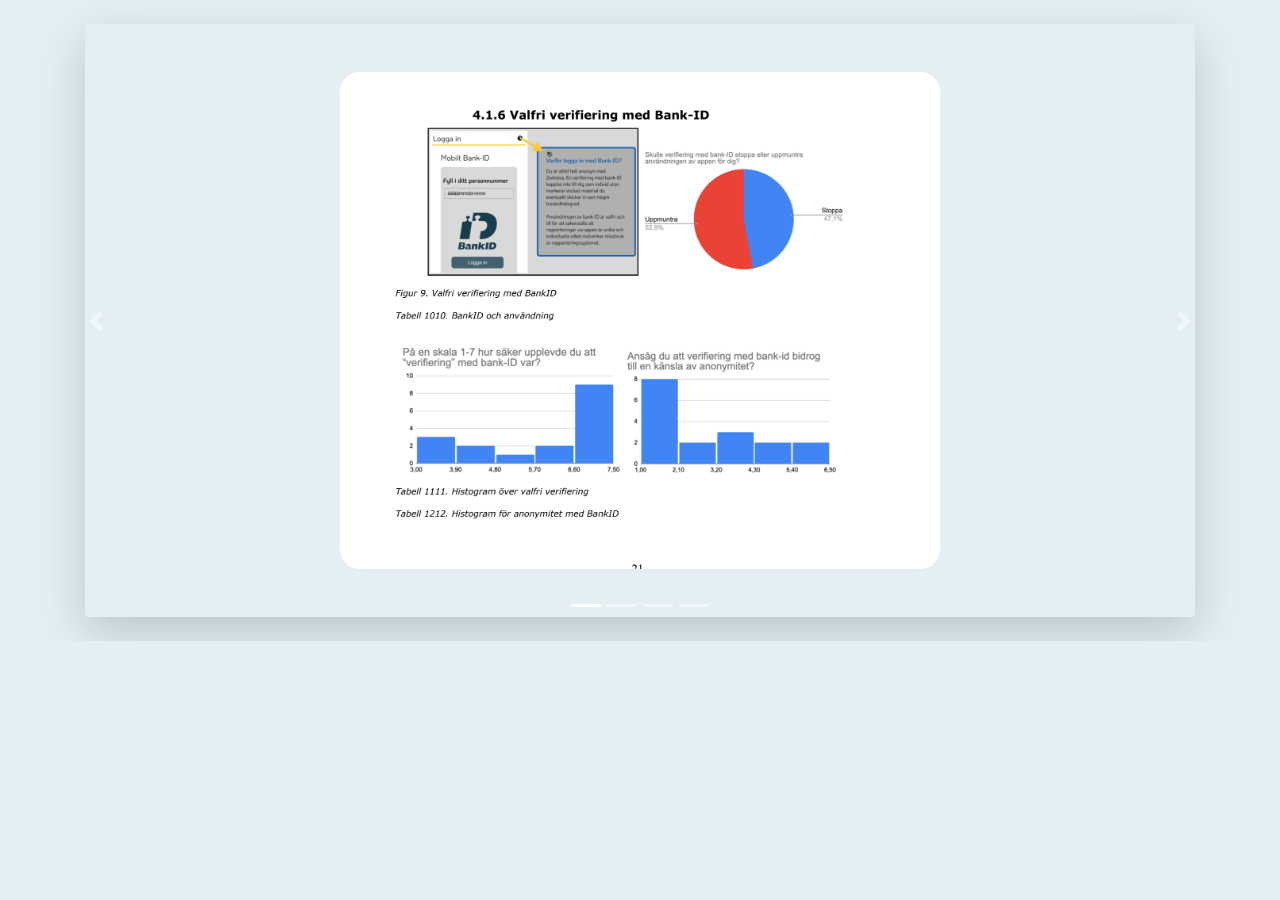
<file: karusell.html>
<!DOCTYPE html>
<html lang="en">
<head>
  <meta charset="UTF-8">
  <meta name="viewport" content="width=device-width, initial-scale=1.0">
  <title>Document</title>

    <link href="https://fonts.googleapis.com/css2?family=Roboto:wght@300;400;500;700;900&display=swap" rel="stylesheet">

    <!-- Favicon -->
    <link href="img/favicon.ico" rel="icon">

    <!-- Google Web Fonts -->
    <link rel="preconnect" href="https://fonts.gstatic.com">


    <!-- Font Awesome -->
    <link href="https://cdnjs.cloudflare.com/ajax/libs/font-awesome/5.10.0/css/all.min.css" rel="stylesheet">

    <!-- Libraries Stylesheet -->
    <link href="lib/owlcarousel/assets/owl.carousel.min.css" rel="stylesheet">
    
    <link href="lib/lightbox/css/lightbox.min.css" rel="stylesheet">

    <!-- Customized Bootstrap Stylesheet -->
    <link href="css/style.css" rel="stylesheet">
    <!-- Bootstrap 4 CSS -->
<link rel="stylesheet"  href="https://stackpath.bootstrapcdn.com/bootstrap/4.5.2/css/bootstrap.min.css">

</head>

<body style="background-color: #e3eff3">
<div id="carouselExampleIndicators2" class="carousel slide" data-ride="carousel">
  <ol class="carousel-indicators mb-4">
    <li data-target="#carouselExampleIndicators2" data-slide-to="0" class="active"></li>
    <li data-target="#carouselExampleIndicators2" data-slide-to="1"></li>
    <li data-target="#carouselExampleIndicators2" data-slide-to="2"></li>
    <li data-target="#carouselExampleIndicators2" data-slide-to="3"></li>
  </ol>
  <div class="carousel-inner">
    <div class="carousel-item active"> <!--start -->
    <div class="container my-4">
  <div class="p-5   gap-4 p-3 gradient-bg shadow-lg rounded media-container d-flex align-items-center justify-content-center">     
      <div class="ratio ratio-16x9" style="--bs-aspect-ratio: 60%; max-width: 600px;  border-radius: 20px; overflow: hidden;">
        <img src="css/img/2witness/redigering.png" alt="azeeaimg" class="w-100 h-100" style="object-fit: cover;">
      </div>   
  </div>
</div>
</div> <!----  slut -->
    <div class="carousel-item"> <!--- start -->

<div class="container my-4">
 <div class="p-5   gap-4 p-3 gradient-bg shadow-lg rounded media-container d-flex align-items-center justify-content-center">     
      <div class="ratio ratio-16x9" style="--bs-aspect-ratio: 60%; max-width: 600px;  border-radius: 20px; overflow: hidden;">
        <img src="css/img/2witness/navigering.png" alt="azeeaimg" class="w-100 h-100" style="object-fit: cover;">
      </div>   
  </div>
</div>
</div><!-- slut -->
<div class="carousel-item"><!--start -->
<div class="container my-4">
   <div class="p-5   gap-4 p-3 gradient-bg shadow-lg rounded media-container  d-flex align-items-center justify-content-center">     
      <div class="ratio ratio-16x9" style="--bs-aspect-ratio: 60%; max-width: 600px;  border-radius: 20px; overflow: hidden;">
        <img src="css/img/2witness/spårvagn.png" alt="azeeaimg" class="w-100 h-100" style="object-fit: cover;">
      </div>   
  </div>
</div>
   </div> <!--slut -->
<div class="carousel-item"><!--start -->
<div class="container my-4">
   <div class="p-5   gap-4 p-3 gradient-bg shadow-lg rounded media-container d-flex align-items-center justify-content-center">     
      <div class="ratio ratio-16x9" style=" --bs-aspect-ratio: 60%; max-width: 600px;  border-radius: 20px; overflow: hidden;">
        <img src="css/img/2witness/tack.png" alt="azeeaimg" class="w-100 h-100" style="object-fit: cover;">
      </div>   
  </div>
</div>
   </div> <!--slut -->



  </div>
  <a class="carousel-control-prev" href="#carouselExampleIndicators2" role="button" data-slide="prev">
    <span class="carousel-control-prev-icon" aria-hidden="true"></span>
    <span class="sr-only">Previous</span>
  </a>
  <a class="carousel-control-next" href="#carouselExampleIndicators2" role="button" data-slide="next">
    <span class="carousel-control-next-icon" aria-hidden="true"></span>
    <span class="sr-only">Next</span>
  </a>
</div>
</body>


<!-- jQuery, Popper.js och Bootstrap 4 JS -->
<script src="https://code.jquery.com/jquery-3.5.1.slim.min.js"></script>
<script src="https://cdn.jsdelivr.net/npm/popper.js@1.16.1/dist/umd/popper.min.js"></script>
<script src="https://stackpath.bootstrapcdn.com/bootstrap/4.5.2/js/bootstrap.min.js"></script>

</body>
</file>
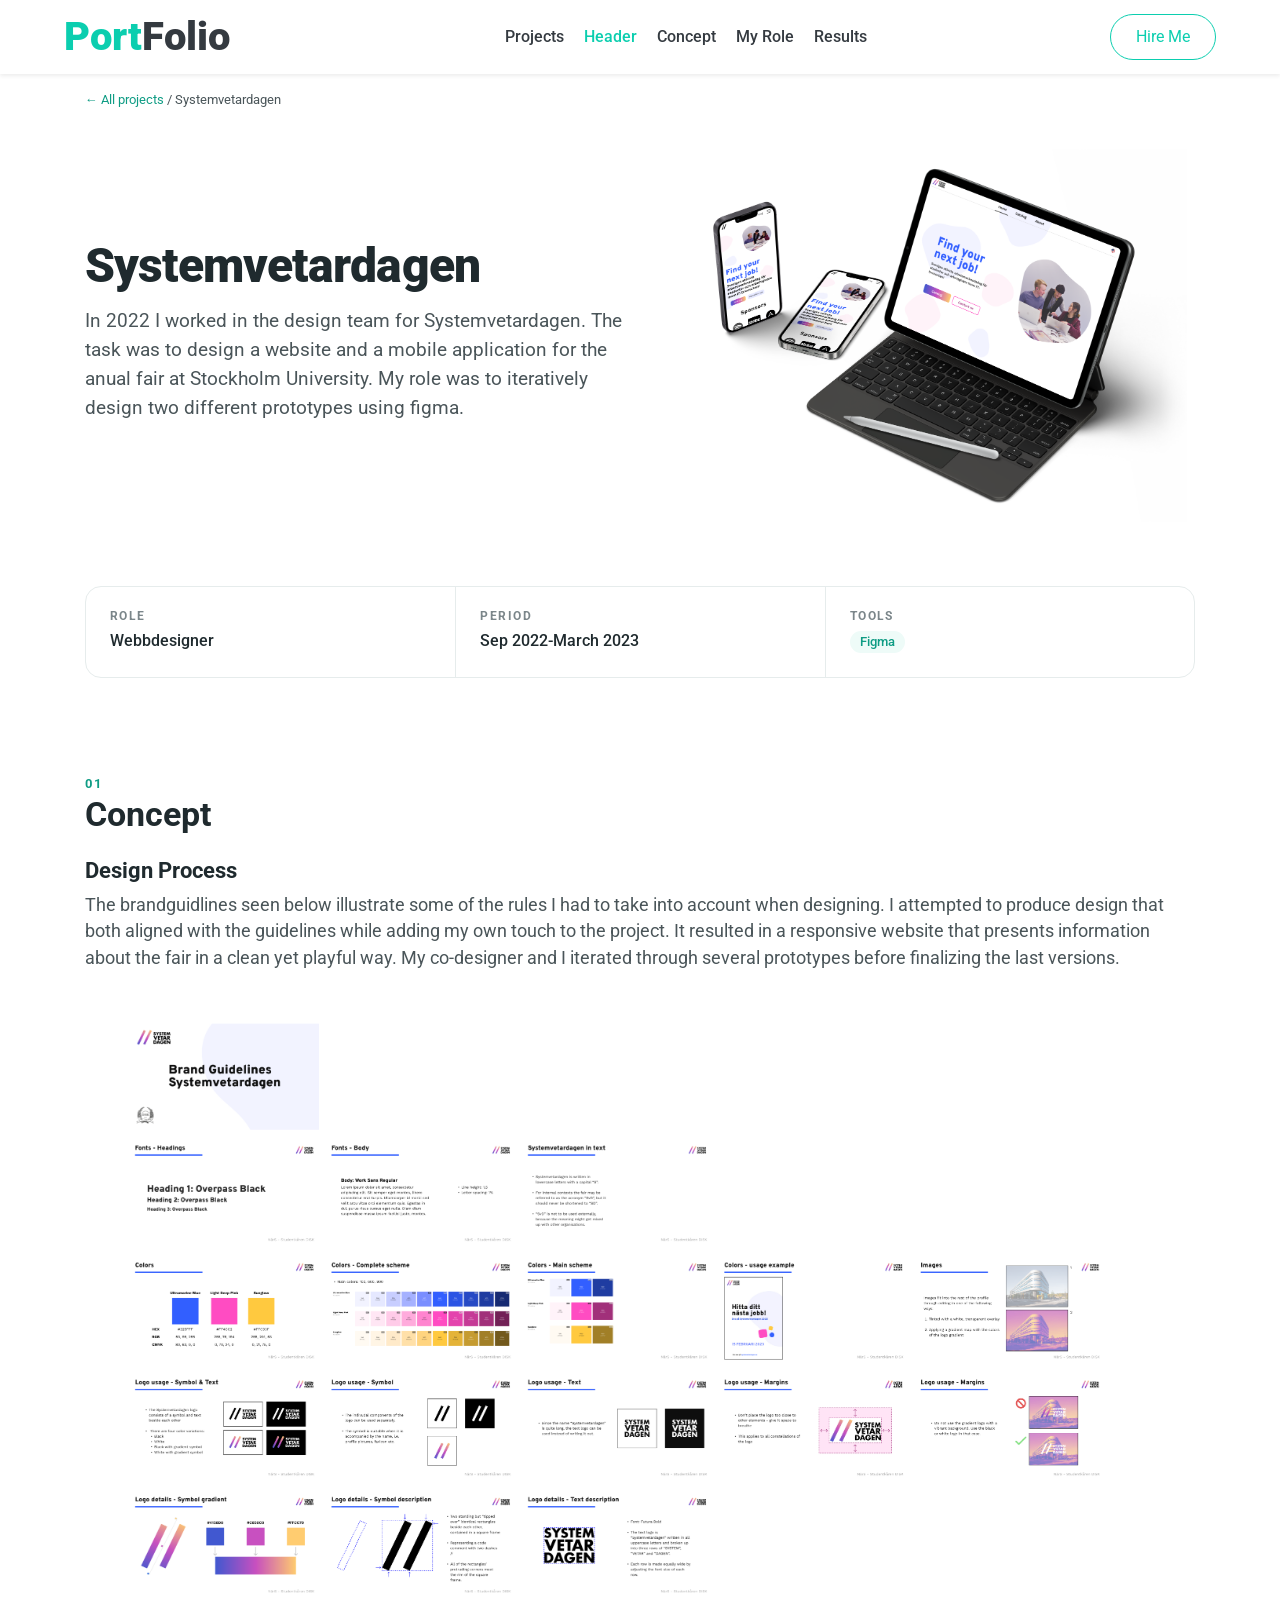
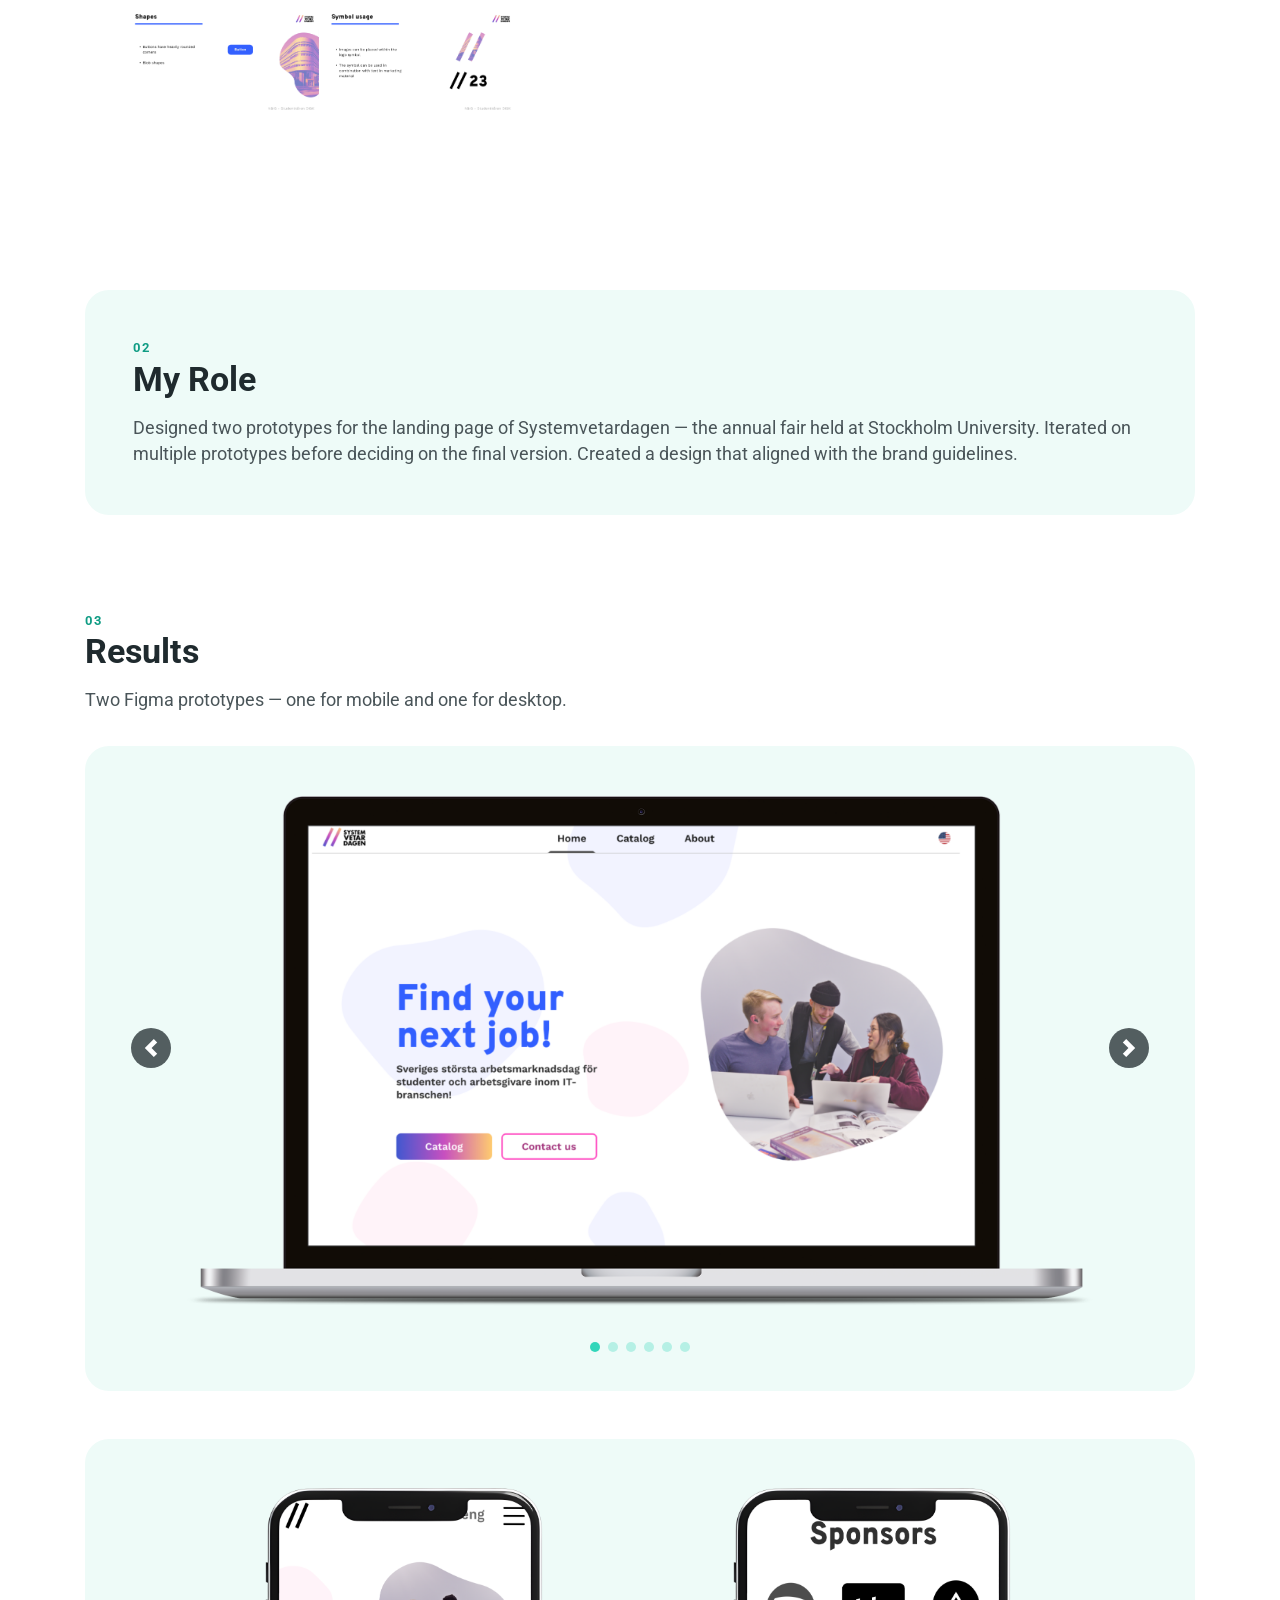
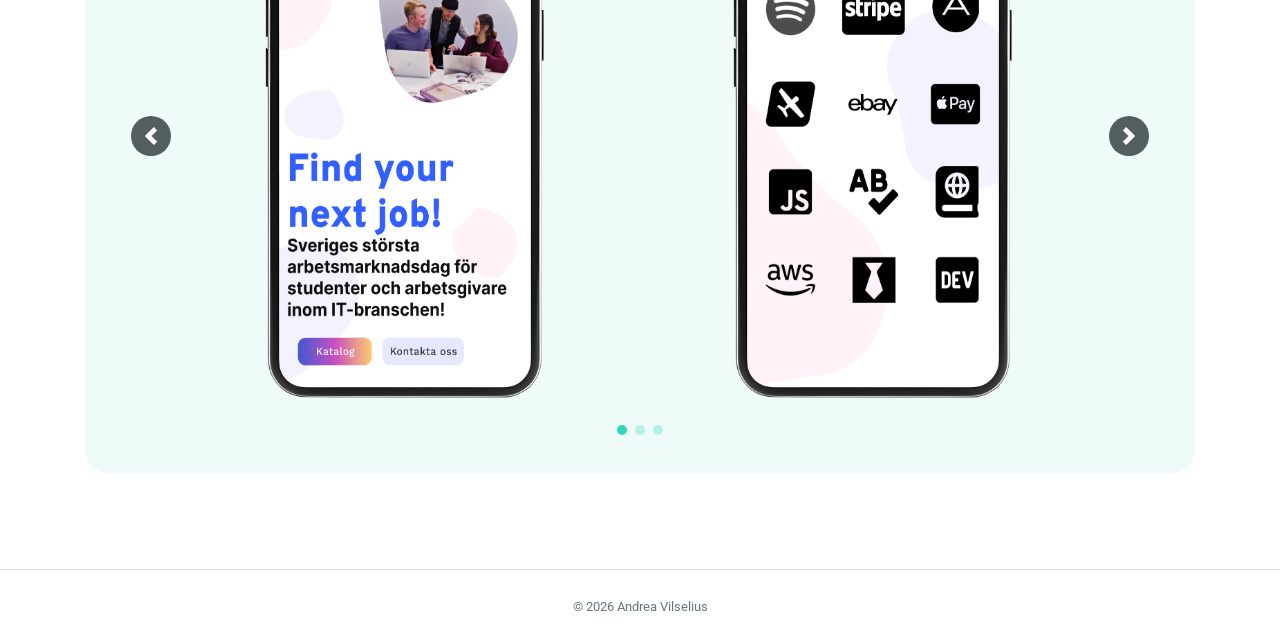
<file: systemvetardagen.html>
<!doctype html>
<html lang="en">
  <head>
    <meta charset="UTF-8" />
    <meta name="viewport" content="width=device-width, initial-scale=1.0" />
    <title>Systemvetardagen – Project Case Study</title>

    <link href="img/favicon.ico" rel="icon" />
    <link rel="preconnect" href="https://fonts.gstatic.com" />
    <link
      href="https://fonts.googleapis.com/css2?family=Roboto:wght@300;400;500;700;900&display=swap"
      rel="stylesheet"
    />
    <link
      href="https://cdnjs.cloudflare.com/ajax/libs/font-awesome/5.10.0/css/all.min.css"
      rel="stylesheet"
    />
    <link href="css/style.css" rel="stylesheet" />

    <style>
      :root {
        --brand: #32d6ba;
        --brand-dark: #0f9c84;
        --ink: #1f2a2e;
        --text: #4a5559;
        --muted: #7b868a;
        --line: #e6ecec;
        --tint: #eefbf8;
      }

      body {
        padding-top: 90px;
      } /* höjden på den fasta menyn */
      .case {
        color: var(--text);
      }
      .case-crumb a {
        color: var(--brand-dark);
        text-decoration: none;
      }
      .case-section a,
      .case-lead a {
        color: var(--brand-dark);
      }

      /* Rubriker */
      .case-num {
        font-size: 0.8rem;
        letter-spacing: 0.14em;
        text-transform: uppercase;
        color: var(--brand-dark);
        font-weight: 700;
      }
      .case-title {
        font-size: clamp(2.25rem, 4vw, 3rem);
        font-weight: 900;
        line-height: 1.05;
        hyphens: manual;
        color: var(--ink);
        letter-spacing: -0.02em;
        margin: 0.5rem 0 1rem;
      }
      .case-h2 {
        font-size: 2.1rem;
        font-weight: 900;
        color: var(--ink);
        line-height: 1.1;
        margin-top: 0.25rem;
      }
      .case-h3 {
        font-size: 1.35rem;
        font-weight: 700;
        color: var(--ink);
        margin: 2.5rem 0 0.5rem;
      }
      .case-lead {
        font-size: 1.2rem;
      }

      /* Bilder: ingen färgad bakgrund, ingen ram */
      .case-img {
        display: block;
        width: 100%;
        height: auto;
      }
      .case-img--round {
        border-radius: 16px;
      }

      /* Faktarad */
      .case-meta {
        border: 1px solid var(--line);
        border-radius: 16px;
        overflow: hidden;
        margin: 3rem 0;
      }
      .case-meta > div {
        padding: 1.25rem 1.5rem !important;
      }
      .case-meta dt {
        font-size: 0.75rem;
        letter-spacing: 0.12em;
        text-transform: uppercase;
        color: var(--muted);
        font-weight: 700;
      }
      .case-meta dd {
        color: var(--ink);
        font-weight: 500;
        margin: 0.25rem 0 0;
      }
      .case-tag {
        display: inline-block;
        background: var(--tint);
        color: var(--brand-dark);
        font-size: 0.8rem;
        padding: 0.1rem 0.65rem;
        border-radius: 999px;
        font-weight: 500;
        margin: 0 0.25rem 0.25rem 0;
      }
      @media (min-width: 992px) {
        .case-meta > div + div {
          border-left: 1px solid var(--line);
        }
      }
      @media (max-width: 991.98px) {
        .case-meta > div + div {
          border-top: 1px solid var(--line);
        }
      }

      /* Sektioner */
      .case-section {
        padding: 3rem 0;
      }
      .case-section p {
        font-size: 1.1rem;
      }
      .case-section--tint {
        background: var(--tint);
        border-radius: 24px;
        padding: clamp(1.5rem, 4vw, 3rem);
        margin: 3rem 0;
      }

      /* Karusell i ljusgrön ruta */
      .device-frame {
        background: var(--tint);
        border-radius: 24px;
        padding: clamp(1.25rem, 3vw, 2.5rem);
        margin-top: 2rem;
      }
      /*.slide-row { display: grid; grid-template-columns: 1fr; gap: 1.5rem; align-items: center; } -->*/
      .slide-row {
        display: flex;
        align-items: center;
      }

      @media (min-width: 992px) {
        .slide-row {
          grid-template-columns: 1fr 2.2fr;
          gap: 3rem;
        }
      }
      .slide-row h4,
      .media-item h4 {
        font-size: 1.15rem;
        font-weight: 700;
        color: var(--ink);
        margin: 0 0 0.25rem;
      }
      .slide-row p,
      .media-item p {
        font-size: 1rem;
        margin: 0;
      }

      .media-grid {
        display: grid;
        grid-template-columns: 1fr;
        gap: 2rem;
        justify-items: center;
      }
      @media (min-width: 768px) {
        .media-grid {
          grid-template-columns: repeat(2, 1fr);
        }
      }
      .media-item {
        width: 100%;
        max-width: 300px;
      }
      .media-item h4 {
        margin-top: 1rem;
      }

      /* Pilar på sidorna, prickar under bilden (som på de andra sidorna) */
      .carousel-nav {
        margin-top: 1.25rem;
      }
      /* Plats för pilarna så att de inte hamnar över text eller bild */
      @media (min-width: 768px) {
        .case-carousel .carousel-inner {
          padding: 0 64px;
        }
      }
      .carousel-nav .carousel-control-prev,
      .carousel-nav .carousel-control-next {
        position: absolute;
        top: 0;
        bottom: 2.5rem;
        width: 56px;
        opacity: 1;
        z-index: 2;
        display: flex;
        align-items: center;
        justify-content: center;
      }
      .carousel-nav .carousel-control-prev {
        left: 0;
      }
      .carousel-nav .carousel-control-next {
        right: 0;
      }
      .carousel-nav .carousel-control-prev-icon,
      .carousel-nav .carousel-control-next-icon {
        width: 40px;
        height: 40px;
        border-radius: 50%;
        background-color: rgba(31, 42, 46, 0.75);
        background-size: 45%;
      }
      .carousel-nav .carousel-indicators {
        position: static;
        margin: 0;
        justify-content: center;
      }
      .carousel-nav .carousel-indicators li {
        width: 10px;
        height: 10px;
        border-radius: 50%;
        border: 0;
        background: var(--brand);
        opacity: 0.3;
        margin: 0 4px;
      }
      .carousel-nav .carousel-indicators li.active {
        opacity: 1;
      }
    </style>
  </head>

  <body data-spy="scroll" data-target=".navbar" data-offset="91">
    <!-- Navbar -->
    <nav
      class="navbar fixed-top shadow-sm navbar-expand-lg bg-light navbar-light py-3 py-lg-0 px-lg-5"
    >
      <a href="index.html" class="navbar-brand ml-lg-3">
        <h1 class="m-0 display-5">
          <span class="text-primary">Port</span>Folio
        </h1>
      </a>
      <button
        type="button"
        class="navbar-toggler"
        data-toggle="collapse"
        data-target="#navbarCollapse"
      >
        <span class="navbar-toggler-icon"></span>
      </button>
      <div class="collapse navbar-collapse px-lg-3" id="navbarCollapse">
        <div class="navbar-nav m-auto py-0">
          <a href="index.html#portfolio" class="nav-item nav-link">Projects</a>
          <a href="#header" class="nav-item nav-link active">Header</a>
          <a href="#concept" class="nav-item nav-link">Concept</a>
          <a href="#myRole" class="nav-item nav-link">My Role</a>
          <a href="#results" class="nav-item nav-link">Results</a>
        </div>
        <a
          href="index.html#contact"
          class="btn btn-outline-primary d-none d-lg-block"
          >Hire Me</a
        >
      </div>
    </nav>

    <main class="case">
      <div class="container">
        <p class="case-crumb small mb-4">
          <a href="index.html#portfolio">← All projects</a> / Systemvetardagen
        </p>

        <!-- HERO -->
        <section id="header" class="row align-items-center">
          <div class="col-lg-6 mb-5 mb-lg-0">
            <h1 class="case-title">Systemvetar&shy;dagen</h1>
            <p class="case-lead">
              In 2022 I worked in the design team for Systemvetardagen. The task
              was to design a website and a mobile application for the anual
              fair at Stockholm University. My role was to iteratively design
              two different prototypes using figma.
            </p>
          </div>
          <div class="col-lg-6">
            <img
              class="case-img"
              src="css/mockups/Apple Set.png"
              alt="Project overview"
            />
          </div>
        </section>

        <!-- FAKTARAD -->
        <dl class="case-meta row no-gutters">
          <div class="col-lg-4">
            <dt>Role</dt>
            <dd>Webbdesigner</dd>
          </div>
          <div class="col-lg-4">
            <dt>Period</dt>
            <dd>Sep 2022-March 2023</dd>
          </div>
          <div class="col-lg-4">
            <dt>Tools</dt>
            <dd><span class="case-tag">Figma</span></dd>
          </div>
        </dl>

        <!-- 01 CONCEPT -->
        <section id="concept" class="case-section">
          <div class="case-num">01</div>
          <h2 class="case-h2 mb-3">Concept</h2>
          <h3 class="case-h3 mt-4">Design Process</h3>
          <p class="case-lead">
            The brandguidlines seen below illustrate some of the rules I had to
            take into account when designing. I attempted to produce design that
            both aligned with the guidelines while adding my own touch to the
            project. It resulted in a responsive website that presents
            information about the fair in a clean yet playful way. My
            co-designer and I iterated through several prototypes before
            finalizing the last versions.
          </p>
          <img
            class="case-img mt-4"
            src="css/img/guidelines-systemvetardagen.png"
            alt="Brand guidelines for Systemvetardagen"
          />
        </section>

        <!-- 02 MY ROLE -->
        <section id="myRole" class="case-section case-section--tint">
          <div class="case-num">02</div>
          <h2 class="case-h2 mb-3">My Role</h2>
          <p class="mb-0">
            Designed two prototypes for the landing page of Systemvetardagen —
            the annual fair held at Stockholm University. Iterated on multiple
            prototypes before deciding on the final version. Created a design
            that aligned with the brand guidelines.
          </p>
        </section>

        <!-- 03 RESULTS -->
        <section id="results" class="case-section">
          <div class="case-num">03</div>
          <h2 class="case-h2 mb-3">Results</h2>
          <p class="case-lead">
            Two Figma prototypes — one for mobile and one for desktop.
          </p>

          <!-- Desktop-karusell -->
          <div class="device-frame">
            <div
              id="carouselDesktop"
              class="carousel slide case-carousel"
              data-ride="carousel"
            >
              <div class="carousel-inner">
                <div class="carousel-item active">
                  <div class="slide-row">
                    <img
                      class="case-img case-img--round"
                      src="css/mockups/landing-2.png"
                      alt="Header"
                    />
                  </div>
                </div>
                <div class="carousel-item">
                  <div class="slide-row">
                    <img
                      class="case-img case-img--round"
                      src="css/mockups/sponsors.png"
                      alt="Sponsors"
                    />
                  </div>
                </div>
                <div class="carousel-item">
                  <div class="slide-row">
                    <img
                      class="case-img case-img--round"
                      src="css/mockups/snartStor.png"
                      alt="Information"
                    />
                  </div>
                </div>
                <div class="carousel-item">
                  <div class="slide-row">
                    <img
                      class="case-img case-img--round"
                      src="css/mockups/info1.png"
                      alt="Information"
                    />
                  </div>
                </div>
                <div class="carousel-item">
                  <div class="slide-row">
                    <img
                      class="case-img case-img--round"
                      src="css/mockups/faq.png"
                      alt="FAQ"
                    />
                  </div>
                </div>
                <div class="carousel-item">
                  <div class="slide-row">
                    <img
                      class="case-img case-img--round"
                      src="css/mockups/kontaktstor.png"
                      alt="Contact us"
                    />
                  </div>
                </div>
              </div>
              <div class="carousel-nav">
                <a
                  class="carousel-control-prev"
                  href="#carouselDesktop"
                  role="button"
                  data-slide="prev"
                >
                  <span
                    class="carousel-control-prev-icon"
                    aria-hidden="true"
                  ></span
                  ><span class="sr-only">Previous</span>
                </a>
                <ol class="carousel-indicators">
                  <li
                    data-target="#carouselDesktop"
                    data-slide-to="0"
                    class="active"
                  ></li>
                  <li data-target="#carouselDesktop" data-slide-to="1"></li>
                  <li data-target="#carouselDesktop" data-slide-to="2"></li>
                  <li data-target="#carouselDesktop" data-slide-to="3"></li>
                  <li data-target="#carouselDesktop" data-slide-to="4"></li>
                  <li data-target="#carouselDesktop" data-slide-to="5"></li>
                </ol>
                <a
                  class="carousel-control-next"
                  href="#carouselDesktop"
                  role="button"
                  data-slide="next"
                >
                  <span
                    class="carousel-control-next-icon"
                    aria-hidden="true"
                  ></span
                  ><span class="sr-only">Next</span>
                </a>
              </div>
            </div>
          </div>

          <!-- Mobil-karusell -->
          <div class="device-frame" style="margin-top: 3rem">
            <div
              id="carouselMobile"
              class="carousel slide case-carousel"
              data-ride="carousel"
            >
              <div class="carousel-inner">
                <div class="carousel-item active">
                  <div class="media-grid">
                    <div class="media-item">
                      <img
                        class="case-img"
                        src="css/mockups/start-2.png"
                        alt="Header"
                      />
                    </div>
                    <div class="media-item">
                      <img
                        class="case-img"
                        src="css/mockups/companies.png"
                        alt="Sponsors"
                      />
                    </div>
                  </div>
                </div>
                <div class="carousel-item">
                  <div class="media-grid">
                    <div class="media-item">
                      <img
                        class="case-img"
                        src="css/mockups/vanligafrågor.png"
                        alt="FAQ"
                      />
                    </div>
                    <div class="media-item">
                      <img
                        class="case-img"
                        src="css/mockups/snart.png"
                        alt="Info"
                      />
                    </div>
                  </div>
                </div>
                <div class="carousel-item">
                  <div class="media-grid">
                    <div class="media-item">
                      <img
                        class="case-img"
                        src="css/mockups/info.png"
                        alt="Info"
                      />
                    </div>
                    <div class="media-item">
                      <img
                        class="case-img"
                        src="css/mockups/contact.png"
                        alt="Contact us"
                      />
                    </div>
                  </div>
                </div>
              </div>
              <div class="carousel-nav">
                <a
                  class="carousel-control-prev"
                  href="#carouselMobile"
                  role="button"
                  data-slide="prev"
                >
                  <span
                    class="carousel-control-prev-icon"
                    aria-hidden="true"
                  ></span
                  ><span class="sr-only">Previous</span>
                </a>
                <ol class="carousel-indicators">
                  <li
                    data-target="#carouselMobile"
                    data-slide-to="0"
                    class="active"
                  ></li>
                  <li data-target="#carouselMobile" data-slide-to="1"></li>
                  <li data-target="#carouselMobile" data-slide-to="2"></li>
                </ol>
                <a
                  class="carousel-control-next"
                  href="#carouselMobile"
                  role="button"
                  data-slide="next"
                >
                  <span
                    class="carousel-control-next-icon"
                    aria-hidden="true"
                  ></span
                  ><span class="sr-only">Next</span>
                </a>
              </div>
            </div>
          </div>
        </section>
      </div>
    </main>

    <footer class="text-center py-4 mt-5 border-top">
      <small>© 2026 Andrea Vilselius</small>
    </footer>

    <!-- jQuery, Popper.js och Bootstrap 4 JS (bara en Bootstrap-version) -->
    <script src="https://code.jquery.com/jquery-3.5.1.slim.min.js"></script>
    <script src="https://cdn.jsdelivr.net/npm/popper.js@1.16.1/dist/umd/popper.min.js"></script>
    <script src="https://stackpath.bootstrapcdn.com/bootstrap/4.5.2/js/bootstrap.min.js"></script>
  </body>
</html>
</file>
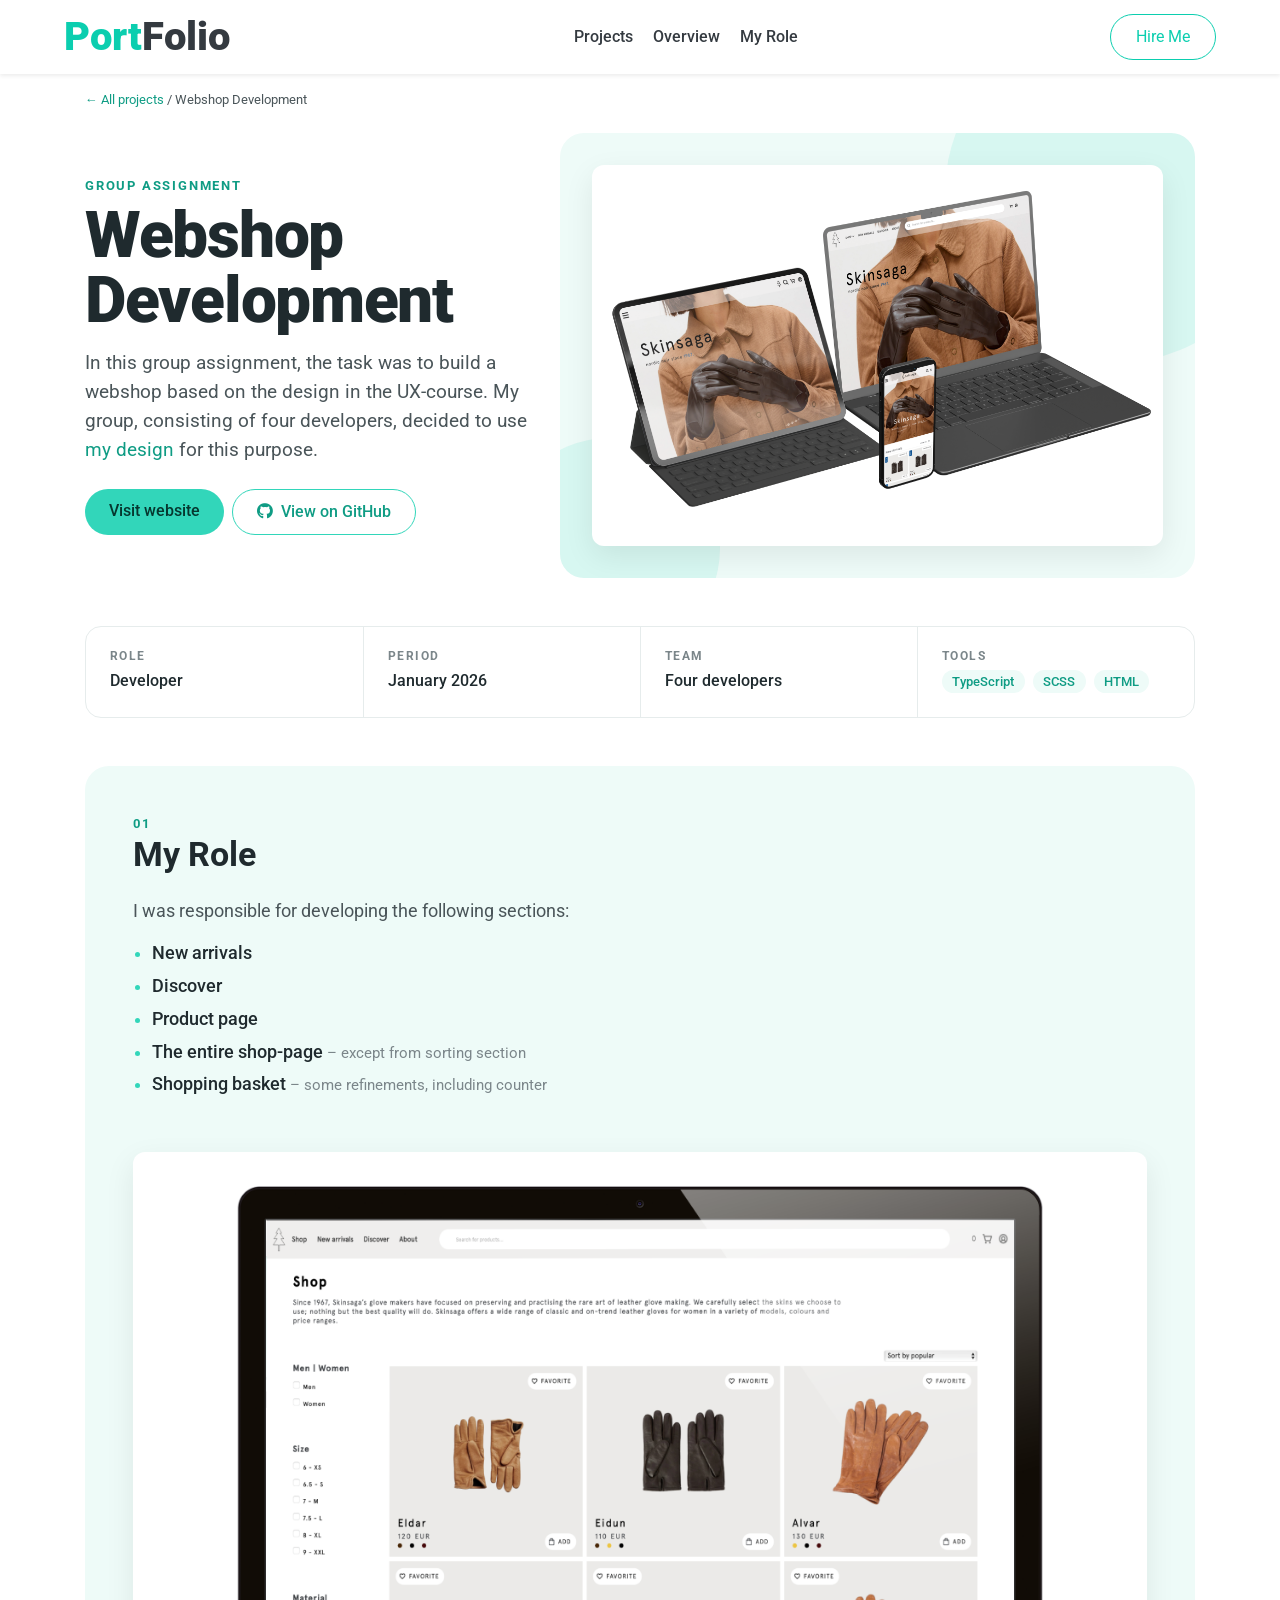
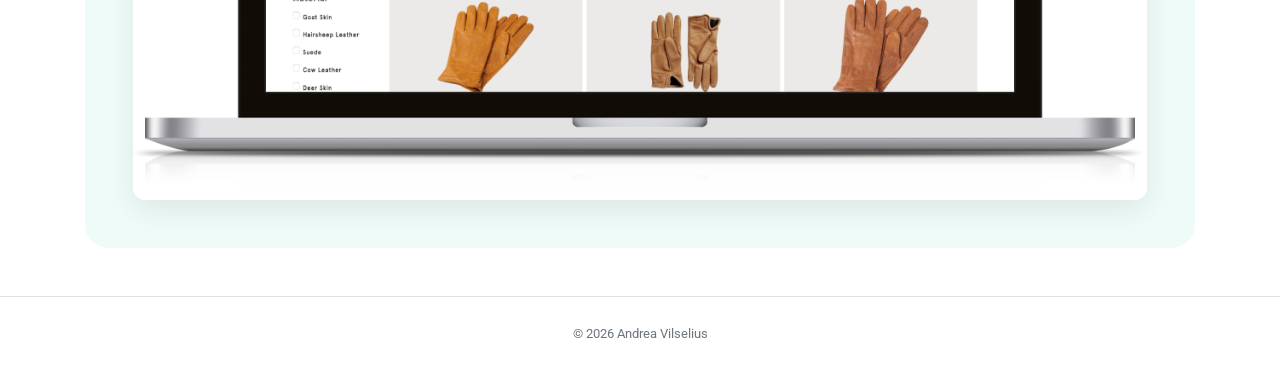
<file: webbshopdev.html>
<!doctype html>
<html lang="en">
  <head>
    <meta charset="UTF-8" />
    <meta name="viewport" content="width=device-width, initial-scale=1.0" />
    <title>Webshop Development – Project Case Study</title>

    <link href="img/favicon.ico" rel="icon" />
    <link rel="preconnect" href="https://fonts.gstatic.com" />
    <link
      href="https://fonts.googleapis.com/css2?family=Roboto:wght@300;400;500;700;900&display=swap"
      rel="stylesheet"
    />
    <link
      href="https://cdnjs.cloudflare.com/ajax/libs/font-awesome/5.10.0/css/all.min.css"
      rel="stylesheet"
    />
    <link href="css/style.css" rel="stylesheet" />

    <style>
      :root {
        --brand: #32d6ba;
        --brand-dark: #0f9c84;
        --ink: #1f2a2e;
        --text: #4a5559;
        --muted: #7b868a;
        --line: #e6ecec;
        --tint: #eefbf8;
      }

      body {
        padding-top: 90px;
      } /* höjden på den fasta menyn */
      .case {
        color: var(--text);
      }
      .case-crumb a {
        color: var(--brand-dark);
        text-decoration: none;
      }
      .case-section a,
      .case-lead a {
        color: var(--brand-dark);
      }

      /* Rubriker */
      .case-eyebrow,
      .case-num {
        font-size: 0.8rem;
        letter-spacing: 0.14em;
        text-transform: uppercase;
        color: var(--brand-dark);
        font-weight: 700;
      }
      .case-title {
        font-size: clamp(2.75rem, 6vw, 4rem);
        font-weight: 900;
        line-height: 1.02;
        color: var(--ink);
        letter-spacing: -0.02em;
        margin: 0.5rem 0 1rem;
      }
      .case-h2 {
        font-size: 2.1rem;
        font-weight: 900;
        color: var(--ink);
        line-height: 1.1;
        margin-top: 0.25rem;
      }
      .case-lead {
        font-size: 1.2rem;
        max-width: 46ch;
      }

      /* Knappar */
      .case-btns {
        display: flex;
        flex-wrap: wrap;
        gap: 0.5rem;
        margin-top: 1.5rem;
      }
      .btn-brand,
      .btn-brand-outline {
        border-radius: 999px;
        padding: 0.65rem 1.5rem;
        font-weight: 500;
        text-decoration: none;
      }
      .btn-brand {
        background: var(--brand);
        color: #06372f;
      }
      .btn-brand:hover {
        background: var(--brand-dark);
        color: #fff;
        text-decoration: none;
      }
      .btn-brand-outline {
        border: 1.5px solid var(--brand);
        color: var(--brand-dark);
      }
      .btn-brand-outline:hover {
        background: var(--tint);
        color: var(--brand-dark);
        text-decoration: none;
      }

      /* Hero-bild i tonad ruta */
      .case-visual {
        background: var(--tint);
        border-radius: 24px;
        padding: clamp(1rem, 3vw, 2rem);
        position: relative;
        overflow: hidden;
      }
      .case-visual::before,
      .case-visual::after {
        content: "";
        position: absolute;
        border-radius: 50%;
        background: var(--brand);
        opacity: 0.12;
      }
      .case-visual::before {
        width: 340px;
        height: 340px;
        right: -90px;
        top: -110px;
      }
      .case-visual::after {
        width: 220px;
        height: 220px;
        left: -60px;
        bottom: -80px;
      }
      .case-visual img {
        position: relative;
        z-index: 1;
        display: block;
        width: 100%;
        height: auto;
        border-radius: 12px;
        box-shadow: 0 10px 30px rgba(0, 0, 0, 0.08);
        background: #fff;
      }

      /* Faktarad */
      .case-meta {
        border: 1px solid var(--line);
        border-radius: 16px;
        overflow: hidden;
        margin: 3rem 0;
      }
      .case-meta > div {
        padding: 1.25rem 1.5rem !important;
      }
      .case-meta dt {
        font-size: 0.75rem;
        letter-spacing: 0.12em;
        text-transform: uppercase;
        color: var(--muted);
        font-weight: 700;
      }
      .case-meta dd {
        color: var(--ink);
        font-weight: 500;
        margin: 0.25rem 0 0;
      }
      .case-tag {
        display: inline-block;
        background: var(--tint);
        color: var(--brand-dark);
        font-size: 0.8rem;
        padding: 0.1rem 0.65rem;
        border-radius: 999px;
        font-weight: 500;
        margin: 0 0.25rem 0.25rem 0;
      }
      @media (min-width: 992px) {
        .case-meta > div + div {
          border-left: 1px solid var(--line);
        }
      }
      @media (max-width: 991.98px) {
        .case-meta > div:nth-child(even) {
          border-left: 1px solid var(--line);
        }
        .case-meta > div:nth-child(n + 3) {
          border-top: 1px solid var(--line);
        }
      }

      /* Sektioner */
      .case-section {
        padding: 3rem 0;
      }
      .case-section p {
        font-size: 1.1rem;
        max-width: 64ch;
      }

      /* Turkos bakgrund runt hela sektionen */
      .case-section--tint {
        background: var(--tint);
        border-radius: 24px;
        padding: clamp(1.5rem, 4vw, 3rem);
        margin: 3rem 0;
      }

      /* My Role: punktlista */
      .role-list {
        margin: 1rem 0 0;
        padding-left: 1.2rem;
      }
      .role-list li {
        color: var(--ink);
        font-weight: 500;
        font-size: 1.1rem;
        margin-bottom: 0.4rem;
      }
      .role-list li::marker {
        color: var(--brand);
      }
      .role-list li span {
        color: var(--muted);
        font-weight: 400;
        font-size: 0.95rem;
      }
      .role-list li span::before {
        content: "– ";
      }

      /* Stor skärmdump */
      .case-shot {
        background: var(--tint);
        border-radius: 24px;
        padding: clamp(1rem, 3vw, 2rem);
        margin: 1.5rem 0 0;
      }
      .case-shot img {
        display: block;
        width: 100%;
        height: auto;
        border-radius: 12px;
        box-shadow: 0 10px 30px rgba(0, 0, 0, 0.08);
        background: #fff;
      }
      .case-section--tint .case-shot {
        background: none;
        padding: 0;
      }
    </style>
  </head>

  <body data-spy="scroll" data-target=".navbar" data-offset="91">
    <!-- Navbar -->
    <nav
      class="navbar fixed-top shadow-sm navbar-expand-lg bg-light navbar-light py-3 py-lg-0 px-lg-5"
    >
      <a href="index.html" class="navbar-brand ml-lg-3">
        <h1 class="m-0 display-5">
          <span class="text-primary">Port</span>Folio
        </h1>
      </a>
      <button
        type="button"
        class="navbar-toggler"
        data-toggle="collapse"
        data-target="#navbarCollapse"
      >
        <span class="navbar-toggler-icon"></span>
      </button>
      <div class="collapse navbar-collapse px-lg-3" id="navbarCollapse">
        <div class="navbar-nav m-auto py-0">
          <a href="index.html#portfolio" class="nav-item nav-link">Projects</a>
          <a href="#overview" class="nav-item nav-link active">Overview</a>
          <a href="#myRole" class="nav-item nav-link">My Role</a>
        </div>
        <a
          href="index.html#contact"
          class="btn btn-outline-primary d-none d-lg-block"
          >Hire Me</a
        >
      </div>
    </nav>

    <main class="case">
      <div class="container">
        <p class="case-crumb small mb-4">
          <a href="index.html#portfolio">← All projects</a> / Webshop
          Development
        </p>

        <!-- HERO -->
        <section id="overview" class="row align-items-center">
          <div class="col-lg-5 mb-5 mb-lg-0">
            <div class="case-eyebrow">Group assignment</div>
            <h1 class="case-title">Webshop Development</h1>
            <p class="case-lead">
              In this group assignment, the task was to build a webshop based on
              the design in the UX-course. My group, consisting of four
              developers, decided to use
              <a href="Webshop.html">my design</a> for this purpose.
            </p>
            <div class="case-btns">
              <a
                href="https://skinsaga.netlify.app"
                class="btn-brand"
                target="_blank"
                rel="noopener"
              >
                Visit website
              </a>
              <a
                href="https://github.com/andreaVilselius/Webbshop"
                class="btn-brand-outline"
                target="_blank"
                rel="noopener"
              >
                <i class="fab fa-github mr-1"></i> View on GitHub
              </a>
            </div>
          </div>
          <div class="col-lg-7">
            <div class="case-visual">
              <img
                src="css/mockups/SkinsagaStart.png"
                alt="Skinsaga webshop start page"
              />
            </div>
          </div>
        </section>

        <!-- FAKTARAD -->
        <dl class="case-meta row no-gutters">
          <div class="col-6 col-lg-3">
            <dt>Role</dt>
            <dd>Developer</dd>
          </div>
          <div class="col-6 col-lg-3">
            <dt>Period</dt>
            <dd>January 2026</dd>
          </div>
          <div class="col-6 col-lg-3">
            <dt>Team</dt>
            <dd>Four developers</dd>
          </div>
          <div class="col-6 col-lg-3">
            <dt>Tools</dt>
            <dd>
              <span class="case-tag">TypeScript</span>
              <span class="case-tag">SCSS</span>
              <span class="case-tag">HTML</span>
            </dd>
          </div>
        </dl>

        <!-- 01 MY ROLE -->
        <section id="myRole" class="case-section case-section--tint">
          <div class="row">
            <div class="col-12 mb-3">
              <div class="case-num">01</div>
              <h2 class="case-h2">My Role</h2>
            </div>
            <div class="col-12">
              <p class="mb-0">
                I was responsible for developing the following sections:
              </p>
              <ul class="role-list">
                <li>New arrivals</li>
                <li>Discover</li>
                <li>Product page</li>
                <li>
                  The entire shop-page <span>except from sorting section</span>
                </li>
                <li>
                  Shopping basket
                  <span>some refinements, including counter</span>
                </li>
              </ul>
            </div>
          </div>

          <figure class="case-shot mt-5 mb-0">
            <img src="css/mockups/skinsagashop.png" alt="Skinsaga shop page" />
          </figure>
        </section>
      </div>
    </main>

    <footer class="text-center py-4 mt-5 border-top">
      <small>© 2026 Andrea Vilselius</small>
    </footer>

    <!-- jQuery, Popper.js och Bootstrap 4 JS (bara en Bootstrap-version) -->
    <script src="https://code.jquery.com/jquery-3.5.1.slim.min.js"></script>
    <script src="https://cdn.jsdelivr.net/npm/popper.js@1.16.1/dist/umd/popper.min.js"></script>
    <script src="https://stackpath.bootstrapcdn.com/bootstrap/4.5.2/js/bootstrap.min.js"></script>
  </body>
</html>
</file>
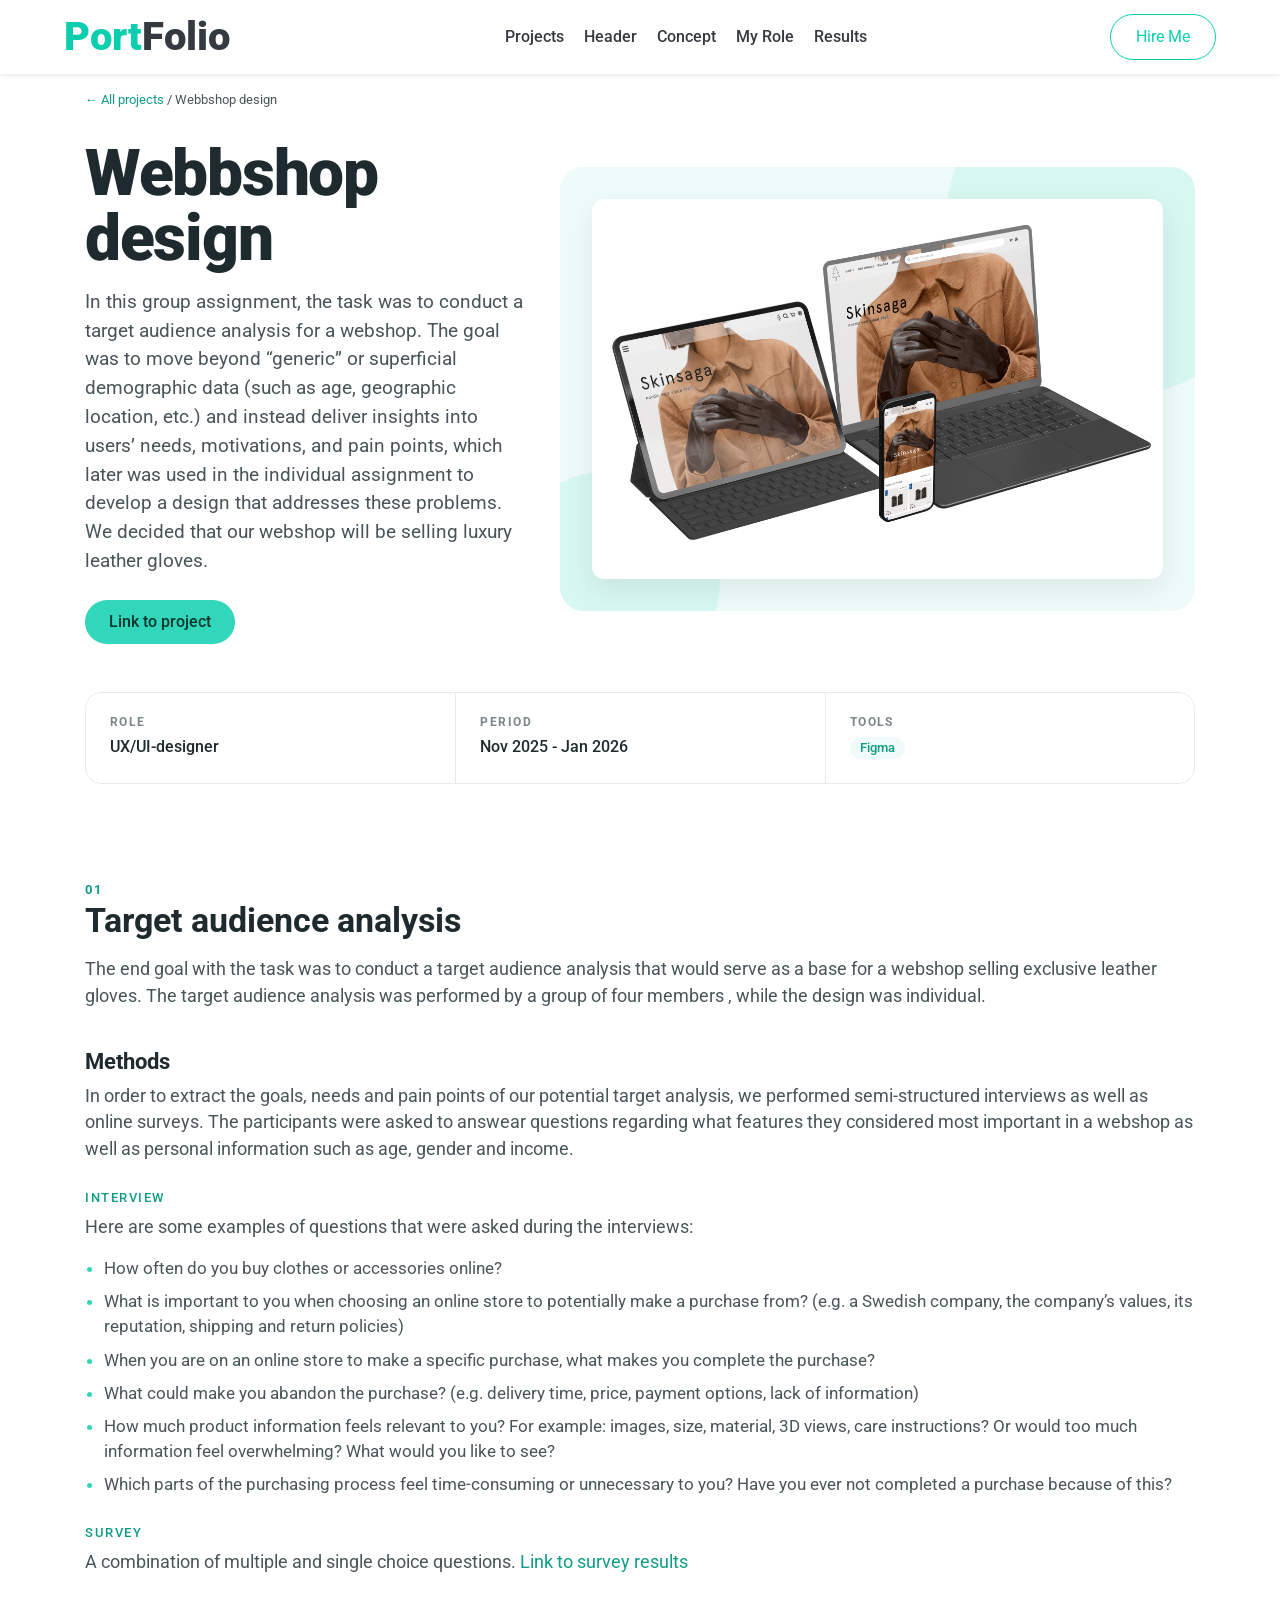
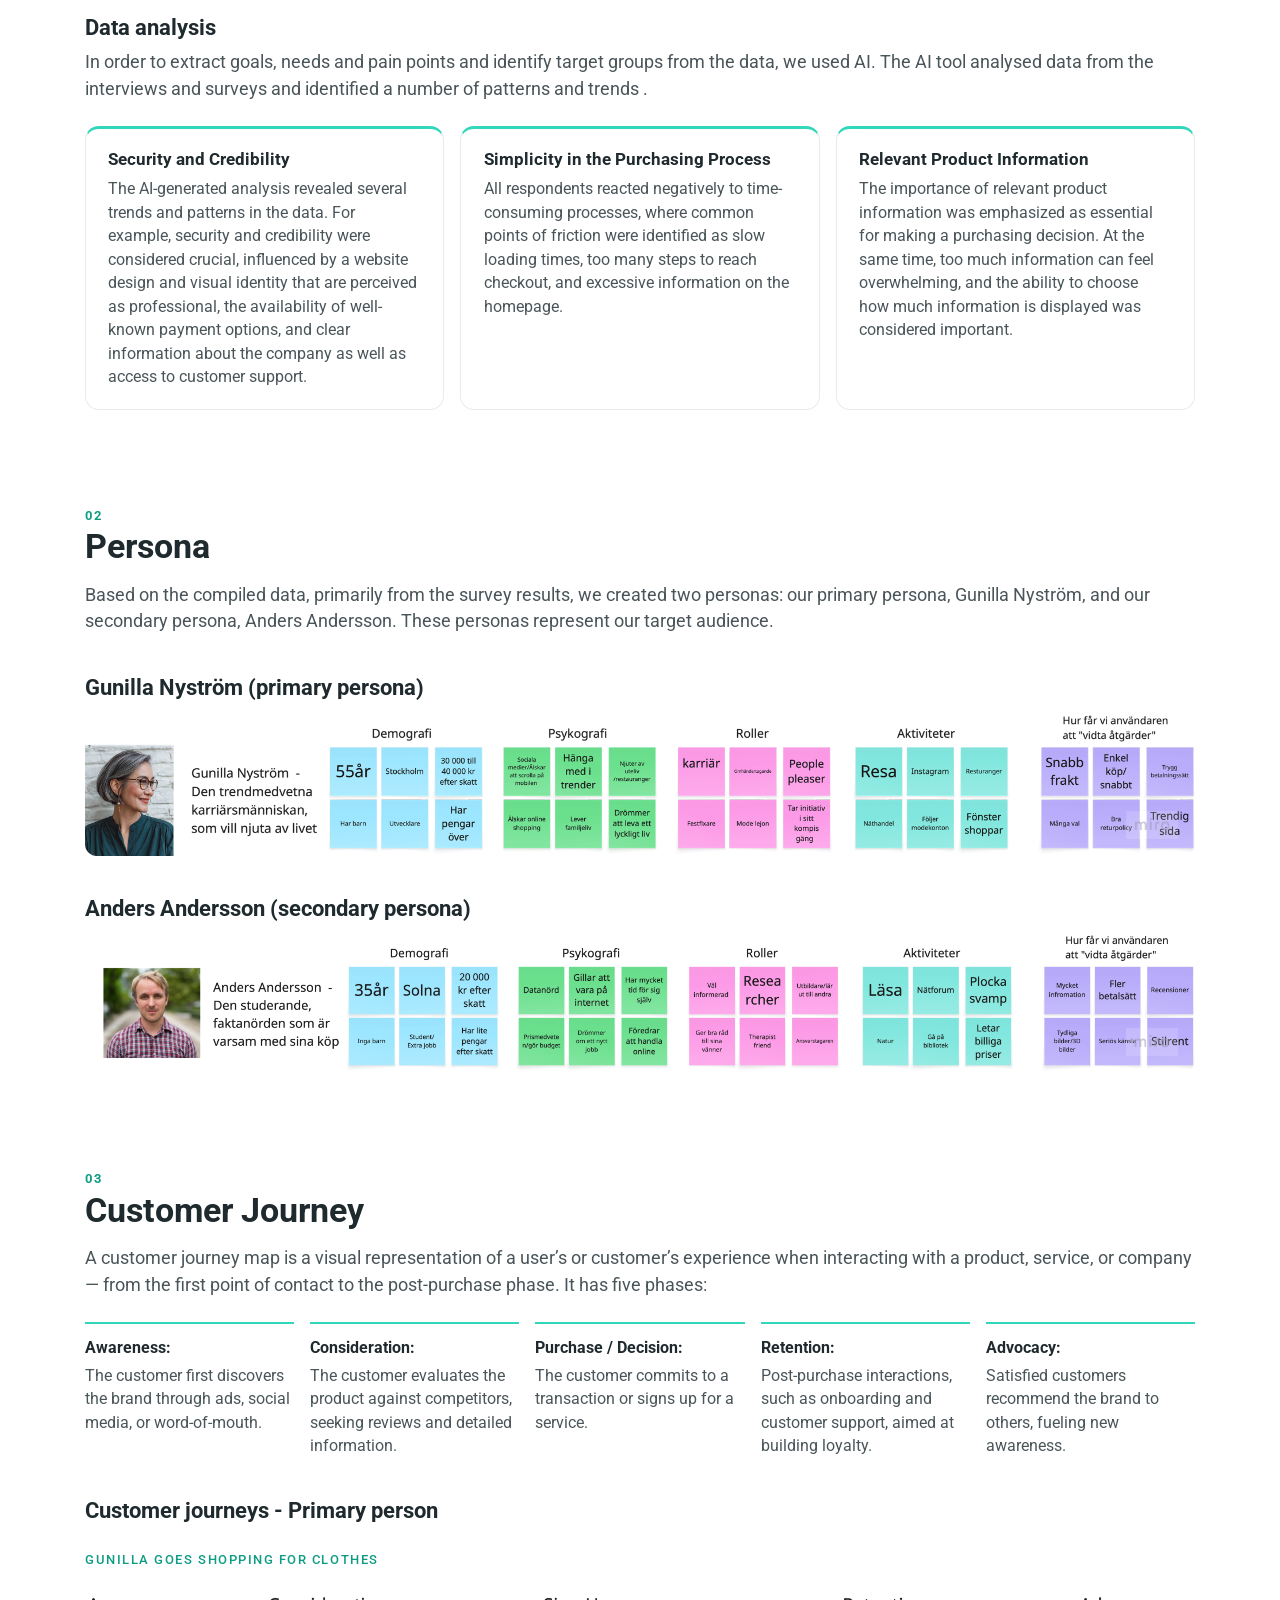
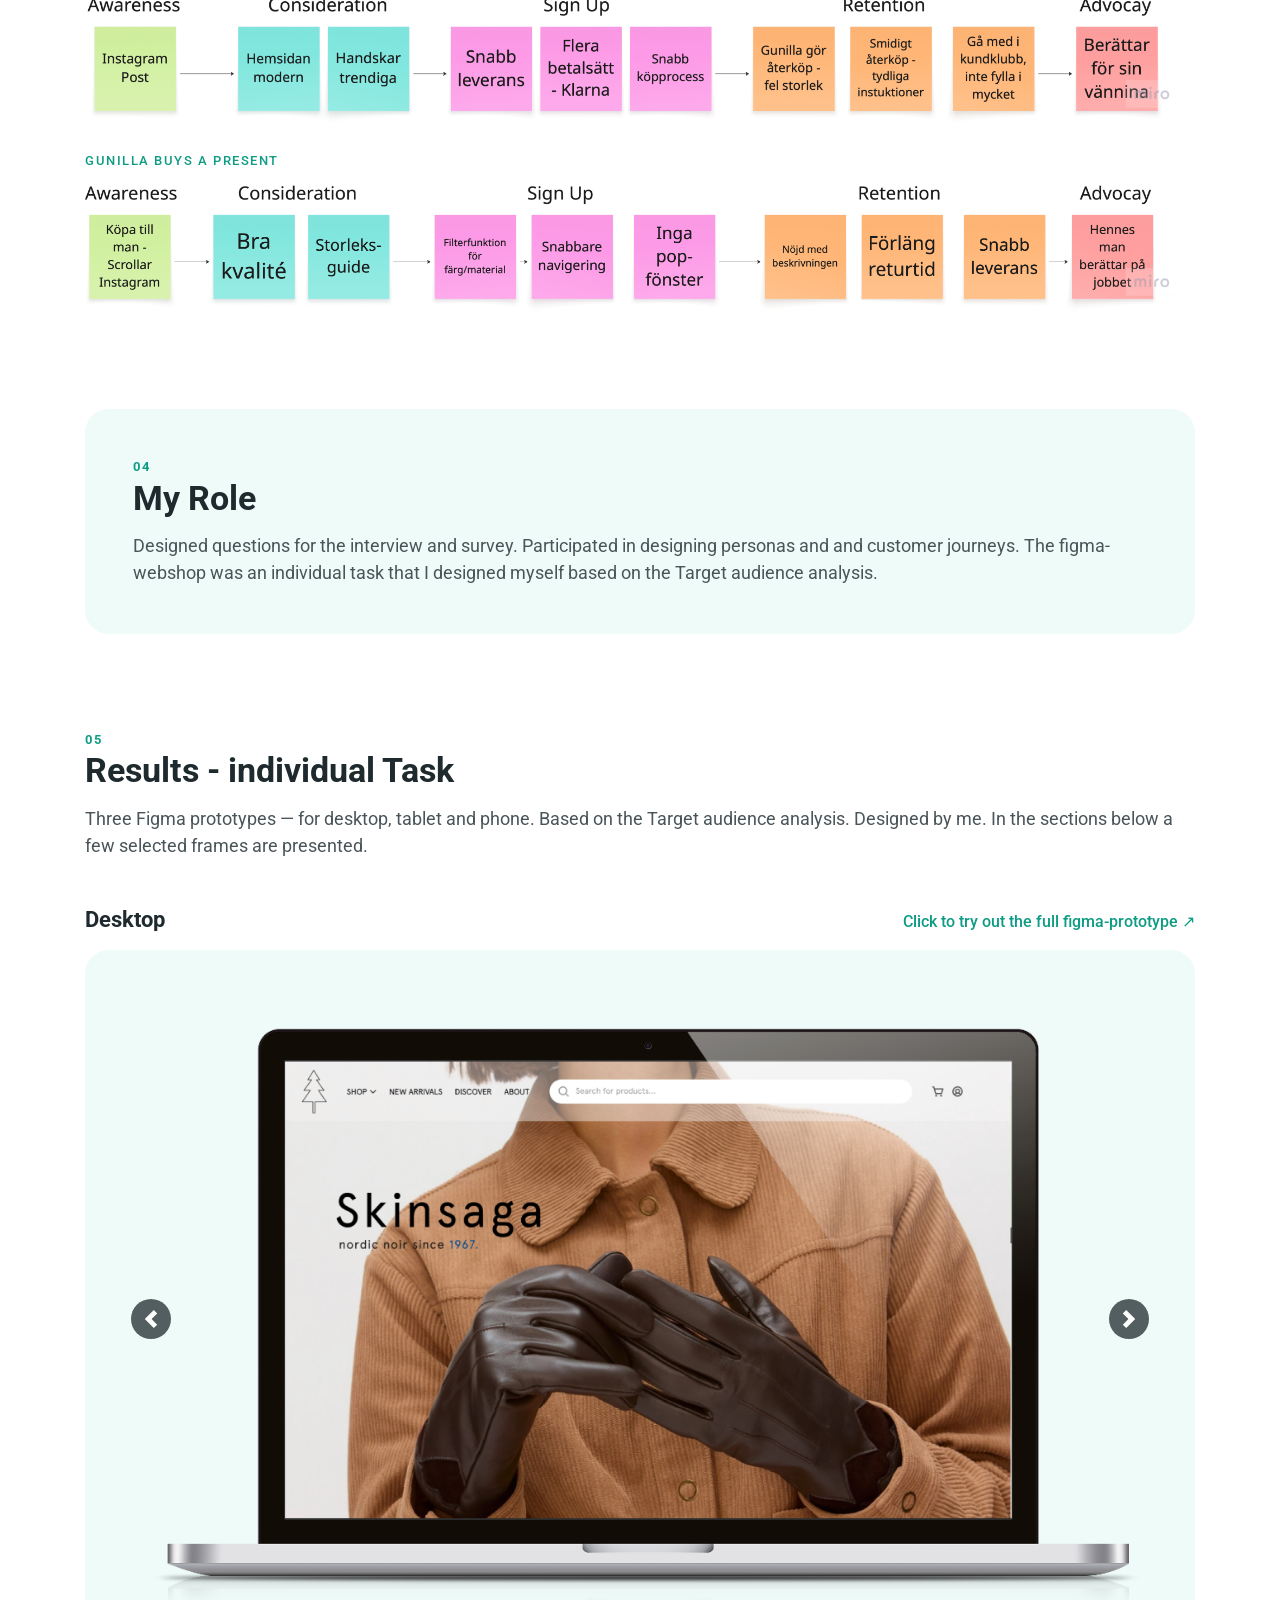
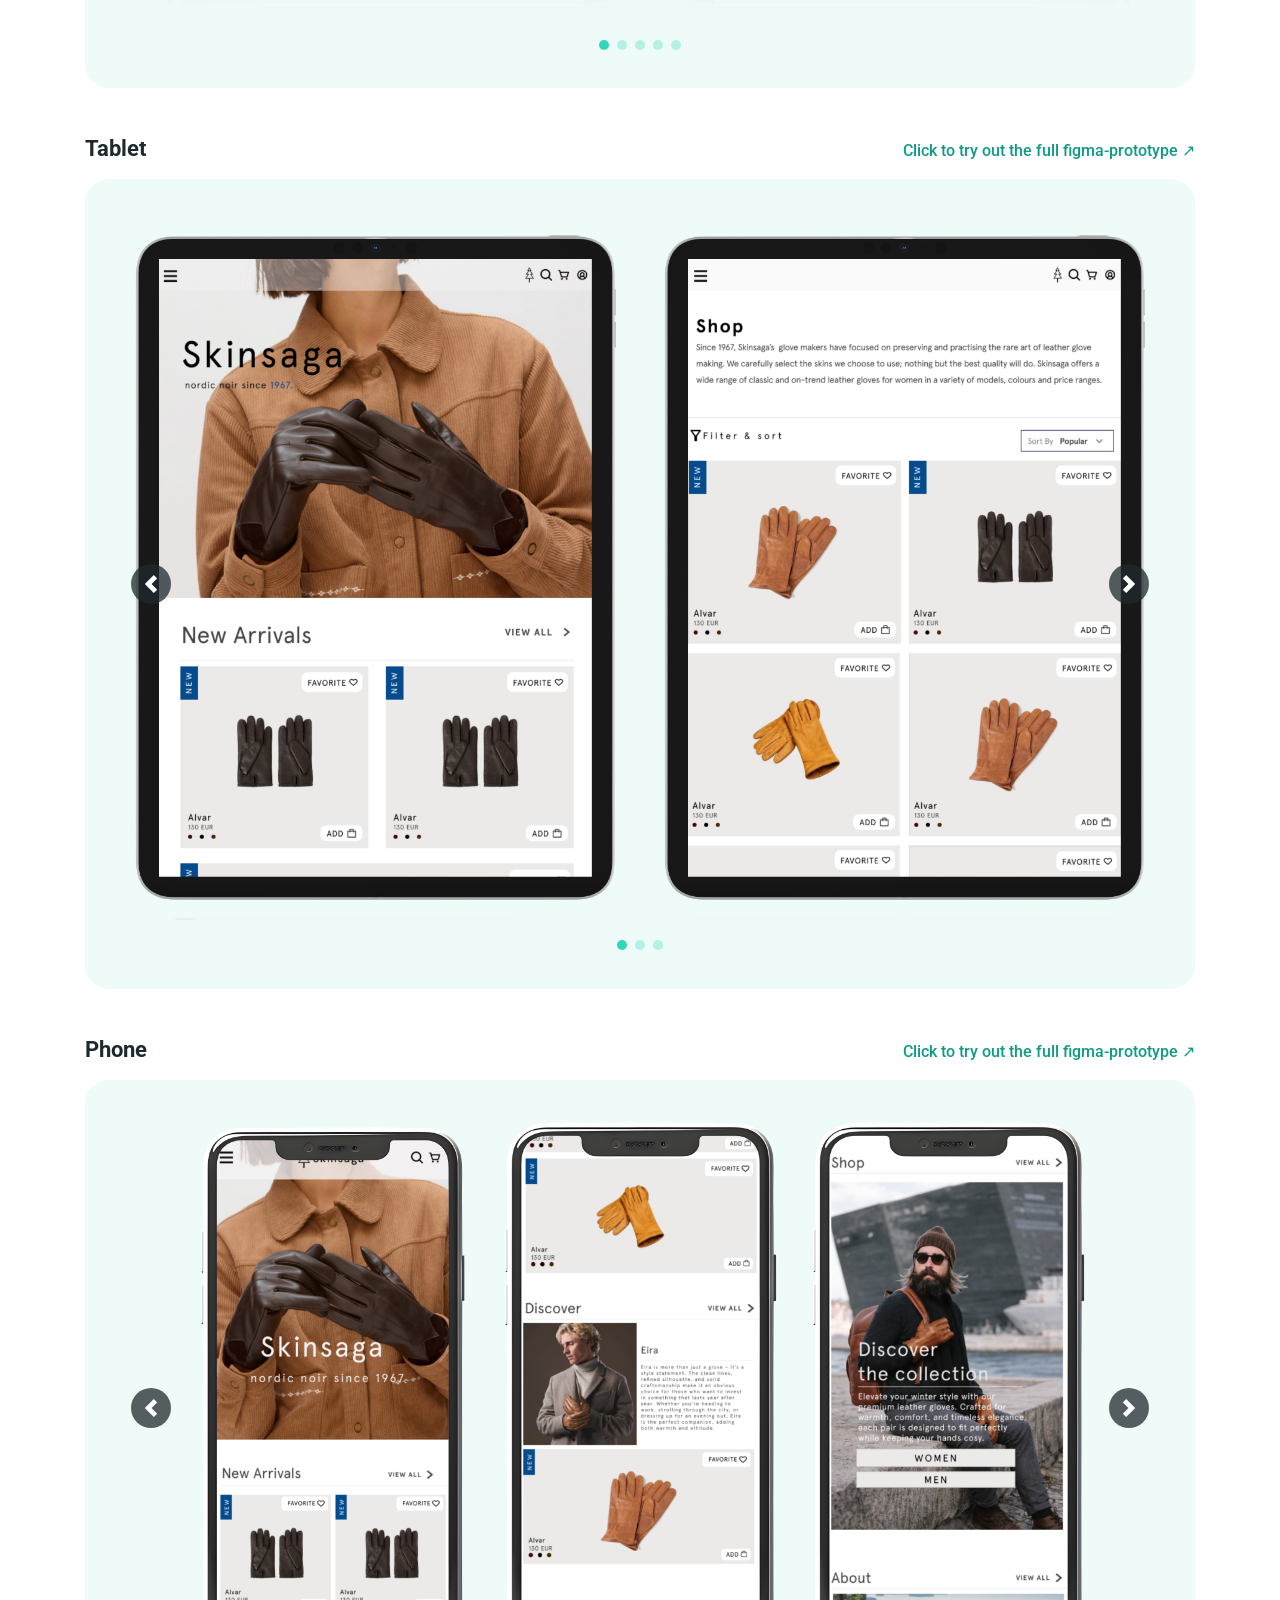
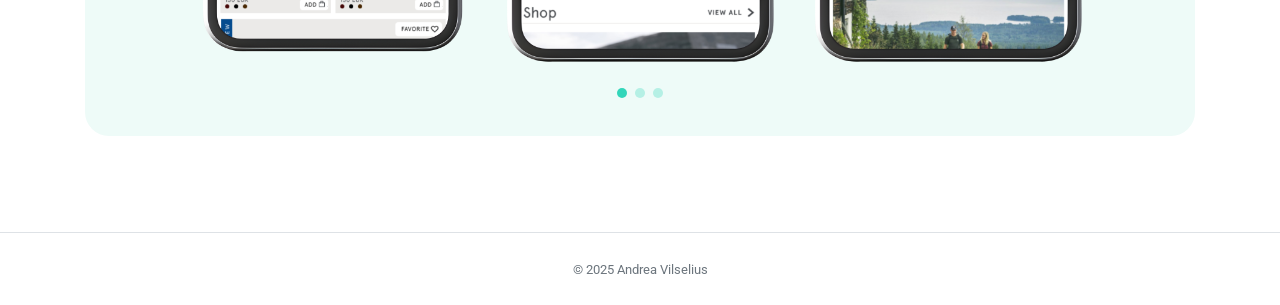
<file: Webshop.html>
<!doctype html>
<html lang="en">
  <head>
    <meta charset="UTF-8" />
    <meta name="viewport" content="width=device-width, initial-scale=1.0" />
    <title>Webbshop design – Project Case Study</title>

    <link href="img/favicon.ico" rel="icon" />
    <link rel="preconnect" href="https://fonts.gstatic.com" />
    <link
      href="https://fonts.googleapis.com/css2?family=Roboto:wght@300;400;500;700;900&display=swap"
      rel="stylesheet"
    />
    <link
      href="https://cdnjs.cloudflare.com/ajax/libs/font-awesome/5.10.0/css/all.min.css"
      rel="stylesheet"
    />
    <link href="css/style.css" rel="stylesheet" />

    <style>
      :root {
        --brand: #32d6ba;
        --brand-dark: #0f9c84;
        --ink: #1f2a2e;
        --text: #4a5559;
        --muted: #7b868a;
        --line: #e6ecec;
        --tint: #eefbf8;
      }

      body {
        padding-top: 90px;
      } /* höjden på den fasta menyn */
      .case {
        color: var(--text);
      }
      .case-crumb a {
        color: var(--brand-dark);
        text-decoration: none;
      }
      .case-section a,
      .case-lead a {
        color: var(--brand-dark);
      }

      /* Rubriker */
      .case-num {
        font-size: 0.8rem;
        letter-spacing: 0.14em;
        text-transform: uppercase;
        color: var(--brand-dark);
        font-weight: 700;
      }
      .case-title {
        font-size: clamp(2.75rem, 6vw, 4rem);
        font-weight: 900;
        line-height: 1.02;
        color: var(--ink);
        letter-spacing: -0.02em;
        margin: 0.5rem 0 1rem;
      }
      .case-h2 {
        font-size: 2.1rem;
        font-weight: 900;
        color: var(--ink);
        line-height: 1.1;
        margin-top: 0.25rem;
      }
      .case-h3 {
        font-size: 1.35rem;
        font-weight: 700;
        color: var(--ink);
        margin: 2.5rem 0 0.5rem;
      }
      .case-h4 {
        font-size: 0.8rem;
        letter-spacing: 0.12em;
        text-transform: uppercase;
        color: var(--brand-dark);
        font-weight: 700;
        margin: 1.75rem 0 0.5rem;
      }
      .case-lead {
        font-size: 1.2rem;
      }

      /* Knappar och länkar */
      .case-btns {
        display: flex;
        flex-wrap: wrap;
        gap: 0.5rem;
        margin-top: 1.5rem;
      }
      .btn-brand {
        border-radius: 999px;
        padding: 0.65rem 1.5rem;
        font-weight: 500;
        text-decoration: none;
        background: var(--brand);
        color: #06372f;
      }
      .btn-brand:hover {
        background: var(--brand-dark);
        color: #fff;
        text-decoration: none;
      }
      .proto-link {
        font-weight: 500;
        color: var(--brand-dark);
      }
      .proto-link::after {
        content: " ↗";
      }

      /* Hero-bild i tonad ruta */
      .case-visual {
        background: var(--tint);
        border-radius: 24px;
        padding: clamp(1rem, 3vw, 2rem);
        position: relative;
        overflow: hidden;
      }
      .case-visual::before,
      .case-visual::after {
        content: "";
        position: absolute;
        border-radius: 50%;
        background: var(--brand);
        opacity: 0.12;
      }
      .case-visual::before {
        width: 340px;
        height: 340px;
        right: -90px;
        top: -110px;
      }
      .case-visual::after {
        width: 220px;
        height: 220px;
        left: -60px;
        bottom: -80px;
      }
      .case-visual img {
        position: relative;
        z-index: 1;
        display: block;
        width: 100%;
        height: auto;
        border-radius: 12px;
        box-shadow: 0 10px 30px rgba(0, 0, 0, 0.08);
        background: #fff;
      }

      /* Faktarad */
      .case-meta {
        border: 1px solid var(--line);
        border-radius: 16px;
        overflow: hidden;
        margin: 3rem 0;
      }
      .case-meta > div {
        padding: 1.25rem 1.5rem !important;
      }
      .case-meta dt {
        font-size: 0.75rem;
        letter-spacing: 0.12em;
        text-transform: uppercase;
        color: var(--muted);
        font-weight: 700;
      }
      .case-meta dd {
        color: var(--ink);
        font-weight: 500;
        margin: 0.25rem 0 0;
      }
      .case-tag {
        display: inline-block;
        background: var(--tint);
        color: var(--brand-dark);
        font-size: 0.8rem;
        padding: 0.1rem 0.65rem;
        border-radius: 999px;
        font-weight: 500;
        margin: 0 0.25rem 0.25rem 0;
      }
      @media (min-width: 992px) {
        .case-meta > div + div {
          border-left: 1px solid var(--line);
        }
      }
      @media (max-width: 991.98px) {
        .case-meta > div + div {
          border-top: 1px solid var(--line);
        }
      }

      /* Sektioner */
      .case-section {
        padding: 3rem 0;
      }
      .case-section p {
        font-size: 1.1rem;
      }
      .case-section--tint {
        background: var(--tint);
        border-radius: 24px;
        padding: clamp(1.5rem, 4vw, 3rem);
        margin: 3rem 0;
      }

      /* Listor */
      .case-list {
        padding-left: 1.2rem;
        margin: 0;
        font-size: 1.05rem;
      }
      .case-list li {
        margin-bottom: 0.5rem;
      }
      .case-list li::marker {
        color: var(--brand);
      }

      /* Insikter från dataanalysen */
      .insight-grid {
        display: grid;
        grid-template-columns: 1fr;
        gap: 1rem;
        margin-top: 1.5rem;
      }
      @media (min-width: 992px) {
        .insight-grid {
          grid-template-columns: repeat(3, 1fr);
        }
      }
      .insight {
        background: #fff;
        border: 1px solid var(--line);
        border-top: 3px solid var(--brand);
        border-radius: 14px;
        padding: 1.25rem 1.4rem;
      }
      .insight h5 {
        font-size: 1.05rem;
        font-weight: 700;
        color: var(--ink);
        margin-bottom: 0.5rem;
      }
      .insight p {
        font-size: 0.98rem;
        margin: 0;
      }

      /* Customer journey-faser */
      .phase-grid {
        display: grid;
        grid-template-columns: 1fr;
        gap: 1rem;
        margin: 1.5rem 0 0;
        padding: 0;
        list-style: none;
      }
      @media (min-width: 768px) {
        .phase-grid {
          grid-template-columns: repeat(2, 1fr);
        }
      }
      @media (min-width: 1200px) {
        .phase-grid {
          grid-template-columns: repeat(5, 1fr);
        }
      }
      .phase-grid li {
        border-top: 2px solid var(--brand);
        padding-top: 0.75rem;
        font-size: 0.98rem;
      }
      .phase-grid strong {
        display: block;
        color: var(--ink);
        margin-bottom: 0.25rem;
      }

      /* Stora bilder (persona, customer journey) */
      .case-shot {
        margin: 0.75rem 0 0;
      }
      .case-shot img {
        display: block;
        width: 100%;
        height: auto;
        border-radius: 12px;
      }

      /* Prototyper: karuseller */
      .device {
        margin-top: 3rem;
      }
      .device-head {
        display: flex;
        flex-wrap: wrap;
        align-items: baseline;
        justify-content: space-between;
        gap: 0.5rem;
      }
      .device-head .case-h3 {
        margin: 0;
      }
      .device-frame {
        background: var(--tint);
        border-radius: 24px;
        padding: clamp(1rem, 3vw, 2.5rem);
        margin-top: 1rem;
      }
      .device-frame img {
        display: block;
        width: 100%;
        height: auto;
      }
      .shots {
        display: grid;
        gap: 1.5rem;
        align-items: start;
      }
      .shots-2 {
        grid-template-columns: 1fr;
      }
      .shots-3 {
        grid-template-columns: 1fr;
        max-width: 300px;
        margin: 0 auto;
      }
      @media (min-width: 768px) {
        .shots-2 {
          grid-template-columns: repeat(2, 1fr);
        }
        .shots-3 {
          grid-template-columns: repeat(3, 1fr);
          max-width: 900px;
        }
      }

      /* Prickar och pilar under bilden i stället för ovanpå */
      .case-carousel .carousel-indicators {
        position: static;
        margin: 1.25rem 0 0;
      }
      .case-carousel .carousel-indicators li {
        width: 10px;
        height: 10px;
        border-radius: 50%;
        border: 0;
        background: var(--brand);
        opacity: 0.3;
        margin: 0 4px;
      }
      .case-carousel .carousel-indicators li.active {
        opacity: 1;
      }
      .case-carousel .carousel-control-prev,
      .case-carousel .carousel-control-next {
        width: 56px;
        opacity: 1;
      }
      .case-carousel .carousel-control-prev-icon,
      .case-carousel .carousel-control-next-icon {
        width: 40px;
        height: 40px;
        border-radius: 50%;
        background-color: rgba(31, 42, 46, 0.75);
        background-size: 45%;
      }
    </style>
  </head>

  <body data-spy="scroll" data-target=".navbar" data-offset="91">
    <!-- Navbar -->
    <nav
      class="navbar fixed-top shadow-sm navbar-expand-lg bg-light navbar-light py-3 py-lg-0 px-lg-5"
    >
      <a href="index.html" class="navbar-brand ml-lg-3">
        <h1 class="m-0 display-5">
          <span class="text-primary">Port</span>Folio
        </h1>
      </a>
      <button
        type="button"
        class="navbar-toggler"
        data-toggle="collapse"
        data-target="#navbarCollapse"
      >
        <span class="navbar-toggler-icon"></span>
      </button>
      <div class="collapse navbar-collapse px-lg-3" id="navbarCollapse">
        <div class="navbar-nav m-auto py-0">
          <a href="index.html#portfolio" class="nav-item nav-link">Projects</a>
          <a href="#header" class="nav-item nav-link active">Header</a>
          <a href="#concept" class="nav-item nav-link">Concept</a>
          <a href="#myRole" class="nav-item nav-link">My Role</a>
          <a href="#results" class="nav-item nav-link">Results</a>
        </div>
        <a
          href="index.html#contact"
          class="btn btn-outline-primary d-none d-lg-block"
          >Hire Me</a
        >
      </div>
    </nav>

    <main class="case">
      <div class="container">
        <p class="case-crumb small mb-4">
          <a href="index.html#portfolio">← All projects</a> / Webbshop design
        </p>

        <!-- HERO -->
        <section id="header" class="row align-items-center">
          <div class="col-lg-5 mb-5 mb-lg-0">
            <h1 class="case-title">Webbshop design</h1>
            <p class="case-lead">
              In this group assignment, the task was to conduct a target
              audience analysis for a webshop. The goal was to move beyond
              “generic” or superficial demographic data (such as age, geographic
              location, etc.) and instead deliver insights into users’ needs,
              motivations, and pain points, which later was used in the
              individual assignment to develop a design that addresses these
              problems. We decided that our webshop will be selling luxury
              leather gloves.
            </p>
            <div class="case-btns">
              <a
                href="https://www.figma.com/design/ZJSSVpA3Hxpk1L0zndGprU/Webbshop?node-id=75-26&p=f&t=sTAaxrqpOzokv9T1-0"
                class="btn-brand"
                target="_blank"
                rel="noopener"
                >Link to project
              </a>
            </div>
          </div>
          <div class="col-lg-7">
            <div class="case-visual">
              <img src="css/mockups/SkinsagaStart.png" alt="Project overview" />
            </div>
          </div>
        </section>

        <!-- FAKTARAD -->
        <dl class="case-meta row no-gutters">
          <div class="col-lg-4">
            <dt>Role</dt>
            <dd>UX/UI-designer</dd>
          </div>
          <div class="col-lg-4">
            <dt>Period</dt>
            <dd>Nov 2025 - Jan 2026</dd>
          </div>
          <div class="col-lg-4">
            <dt>Tools</dt>
            <dd><span class="case-tag">Figma</span></dd>
          </div>
        </dl>

        <!-- 01 TARGET AUDIENCE ANALYSIS -->
        <section id="concept" class="case-section">
          <div class="case-num">01</div>
          <h2 class="case-h2 mb-3">Target audience analysis</h2>
          <p class="case-lead">
            The end goal with the task was to conduct a target audience analysis
            that would serve as a base for a webshop selling exclusive leather
            gloves. The target audience analysis was performed by a group of
            four members , while the design was individual.
          </p>

          <h3 class="case-h3">Methods</h3>
          <p>
            In order to extract the goals, needs and pain points of our
            potential target analysis, we performed semi-structured interviews
            as well as online surveys. The participants were asked to answear
            questions regarding what features they considered most important in
            a webshop as well as personal information such as age, gender and
            income.
          </p>

          <h4 class="case-h4">Interview</h4>
          <p>
            Here are some examples of questions that were asked during the
            interviews:
          </p>
          <ul class="case-list">
            <li>How often do you buy clothes or accessories online?</li>
            <li>
              What is important to you when choosing an online store to
              potentially make a purchase from? (e.g. a Swedish company, the
              company’s values, its reputation, shipping and return policies)
            </li>
            <li>
              When you are on an online store to make a specific purchase, what
              makes you complete the purchase?
            </li>
            <li>
              What could make you abandon the purchase? (e.g. delivery time,
              price, payment options, lack of information)
            </li>
            <li>
              How much product information feels relevant to you? For example:
              images, size, material, 3D views, care instructions? Or would too
              much information feel overwhelming? What would you like to see?
            </li>
            <li>
              Which parts of the purchasing process feel time-consuming or
              unnecessary to you? Have you ever not completed a purchase because
              of this?
            </li>
          </ul>

          <h4 class="case-h4">Survey</h4>
          <p>
            A combination of multiple and single choice questions.
            <a
              href="https://forms.gle/eK76KTmxMPVBdrdHA"
              target="_blank"
              rel="noopener"
              >Link to survey results</a
            >
          </p>

          <h3 class="case-h3">Data analysis</h3>
          <p>
            In order to extract goals, needs and pain points and identify target
            groups from the data, we used AI. The AI tool analysed data from the
            interviews and surveys and identified a number of patterns and
            trends .
          </p>

          <div class="insight-grid">
            <div class="insight">
              <h5>Security and Credibility</h5>
              <p>
                The AI-generated analysis revealed several trends and patterns
                in the data. For example, security and credibility were
                considered crucial, influenced by a website design and visual
                identity that are perceived as professional, the availability of
                well-known payment options, and clear information about the
                company as well as access to customer support.
              </p>
            </div>
            <div class="insight">
              <h5>Simplicity in the Purchasing Process</h5>
              <p>
                All respondents reacted negatively to time-consuming processes,
                where common points of friction were identified as slow loading
                times, too many steps to reach checkout, and excessive
                information on the homepage.
              </p>
            </div>
            <div class="insight">
              <h5>Relevant Product Information</h5>
              <p>
                The importance of relevant product information was emphasized as
                essential for making a purchasing decision. At the same time,
                too much information can feel overwhelming, and the ability to
                choose how much information is displayed was considered
                important.
              </p>
            </div>
          </div>
        </section>

        <!-- 02 PERSONA -->
        <section id="persona" class="case-section">
          <div class="case-num">02</div>
          <h2 class="case-h2 mb-3">Persona</h2>
          <p class="case-lead">
            Based on the compiled data, primarily from the survey results, we
            created two personas: our primary persona, Gunilla Nyström, and our
            secondary persona, Anders Andersson. These personas represent our
            target audience.
          </p>

          <h3 class="case-h3">Gunilla Nyström (primary persona)</h3>
          <figure class="case-shot">
            <img
              src="css/mockups/persona1.png"
              alt="Persona: Gunilla Nyström"
            />
          </figure>

          <h3 class="case-h3">Anders Andersson (secondary persona)</h3>
          <figure class="case-shot">
            <img
              src="css/mockups/persona2.png"
              alt="Persona: Anders Andersson"
            />
          </figure>
        </section>

        <!-- 03 CUSTOMER JOURNEY -->
        <section id="customerJourney" class="case-section">
          <div class="case-num">03</div>
          <h2 class="case-h2 mb-3">Customer Journey</h2>
          <p class="case-lead">
            A customer journey map is a visual representation of a user’s or
            customer’s experience when interacting with a product, service, or
            company — from the first point of contact to the post-purchase
            phase. It has five phases:
          </p>

          <ul class="phase-grid">
            <li>
              <strong>Awareness:</strong> The customer first discovers the brand
              through ads, social media, or word-of-mouth.
            </li>
            <li>
              <strong>Consideration:</strong> The customer evaluates the product
              against competitors, seeking reviews and detailed information.
            </li>
            <li>
              <strong>Purchase / Decision:</strong> The customer commits to a
              transaction or signs up for a service.
            </li>
            <li>
              <strong>Retention:</strong> Post-purchase interactions, such as
              onboarding and customer support, aimed at building loyalty.
            </li>
            <li>
              <strong>Advocacy:</strong> Satisfied customers recommend the brand
              to others, fueling new awareness.
            </li>
          </ul>

          <h3 class="case-h3">Customer journeys - Primary person</h3>

          <h4 class="case-h4">Gunilla goes shopping for clothes</h4>
          <figure class="case-shot">
            <img
              src="css/mockups/customer.png"
              alt="Customer journey: Gunilla goes shopping for clothes"
            />
          </figure>

          <h4 class="case-h4">Gunilla buys a present</h4>
          <figure class="case-shot">
            <img
              src="css/mockups/cust2.png"
              alt="Customer journey: Gunilla buys a present"
            />
          </figure>
        </section>

        <!-- 04 MY ROLE -->
        <section id="myRole" class="case-section case-section--tint">
          <div class="case-num">04</div>
          <h2 class="case-h2 mb-3">My Role</h2>
          <p class="mb-0">
            Designed questions for the interview and survey. Participated in
            designing personas and and customer journeys. The figma-webshop was
            an individual task that I designed myself based on the Target
            audience analysis.
          </p>
        </section>

        <!-- 05 RESULTS -->
        <section id="results" class="case-section">
          <div class="case-num">05</div>
          <h2 class="case-h2 mb-3">Results - individual Task</h2>
          <p class="case-lead">
            Three Figma prototypes — for desktop, tablet and phone. Based on the
            Target audience analysis. Designed by me. In the sections below a
            few selected frames are presented.
          </p>

          <!-- DESKTOP -->
          <div class="device">
            <div class="device-head">
              <h3 class="case-h3">Desktop</h3>
              <a
                class="proto-link"
                target="_blank"
                rel="noopener"
                href="https://www.figma.com/proto/ZJSSVpA3Hxpk1L0zndGprU/Webbshop?node-id=75-27&t=GMYb4lQPEWrfyfnL-1&scaling=min-zoom&content-scaling=fixed&page-id=75%3A26&starting-point-node-id=75%3A27&show-proto-sidebar=1"
                >Click to try out the full figma-prototype</a
              >
            </div>
            <div class="device-frame">
              <div
                id="carouselDesktop"
                class="carousel slide case-carousel"
                data-ride="carousel"
              >
                <div class="carousel-inner">
                  <div class="carousel-item active">
                    <img
                      src="css/mockups/headerLaptop.png"
                      alt="Desktop: start page"
                    />
                  </div>
                  <div class="carousel-item">
                    <img
                      src="css/mockups/skinsaga/laptop/shopLaptop.png"
                      alt="Desktop: shop"
                    />
                  </div>
                  <div class="carousel-item">
                    <img
                      src="css/mockups/skinsaga/laptop/productLaptop.png"
                      alt="Desktop: product page"
                    />
                  </div>
                  <div class="carousel-item">
                    <img
                      src="css/mockups/skinsaga/laptop/basketDesktop.png"
                      alt="Desktop: basket"
                    />
                  </div>
                  <div class="carousel-item">
                    <img
                      src="css/mockups/skinsaga/laptop/orderLaptop.png"
                      alt="Desktop: order"
                    />
                  </div>
                </div>
                <a
                  class="carousel-control-prev"
                  href="#carouselDesktop"
                  role="button"
                  data-slide="prev"
                >
                  <span
                    class="carousel-control-prev-icon"
                    aria-hidden="true"
                  ></span
                  ><span class="sr-only">Previous</span>
                </a>
                <a
                  class="carousel-control-next"
                  href="#carouselDesktop"
                  role="button"
                  data-slide="next"
                >
                  <span
                    class="carousel-control-next-icon"
                    aria-hidden="true"
                  ></span
                  ><span class="sr-only">Next</span>
                </a>
                <ol class="carousel-indicators">
                  <li
                    data-target="#carouselDesktop"
                    data-slide-to="0"
                    class="active"
                  ></li>
                  <li data-target="#carouselDesktop" data-slide-to="1"></li>
                  <li data-target="#carouselDesktop" data-slide-to="2"></li>
                  <li data-target="#carouselDesktop" data-slide-to="3"></li>
                  <li data-target="#carouselDesktop" data-slide-to="4"></li>
                </ol>
              </div>
            </div>
          </div>

          <!-- TABLET -->
          <div class="device">
            <div class="device-head">
              <h3 class="case-h3">Tablet</h3>
              <a
                class="proto-link"
                target="_blank"
                rel="noopener"
                href="https://www.figma.com/proto/ZJSSVpA3Hxpk1L0zndGprU/Webbshop?node-id=155-832&t=90LqxNROEayMEkUl-1&scaling=min-zoom&content-scaling=fixed&page-id=75%3A26&starting-point-node-id=174%3A1434&show-proto-sidebar=1"
                >Click to try out the full figma-prototype</a
              >
            </div>
            <div class="device-frame">
              <div
                id="carouselTablet"
                class="carousel slide case-carousel"
                data-ride="carousel"
              >
                <div class="carousel-inner">
                  <div class="carousel-item active">
                    <div class="shots shots-2">
                      <img
                        src="css/mockups/skinsaga/tablet/landingTablet.png"
                        alt="Tablet: landing page"
                      />
                      <img
                        src="css/mockups/skinsaga/tablet/shopTablet.png"
                        alt="Tablet: shop"
                      />
                    </div>
                  </div>
                  <div class="carousel-item">
                    <div class="shots shots-2">
                      <img
                        src="css/mockups/skinsaga/tablet/cardTablet.png"
                        alt="Tablet: product card"
                      />
                      <img
                        src="css/mockups/skinsaga/tablet/basket.png"
                        alt="Tablet: basket"
                      />
                    </div>
                  </div>
                  <div class="carousel-item">
                    <div class="shots shots-2">
                      <img
                        src="css/mockups/skinsaga/tablet/contacts.png"
                        alt="Tablet: contact details"
                      />
                      <img
                        src="css/mockups/skinsaga/tablet/thank you.png"
                        alt="Tablet: thank you page"
                      />
                    </div>
                  </div>
                </div>
                <a
                  class="carousel-control-prev"
                  href="#carouselTablet"
                  role="button"
                  data-slide="prev"
                >
                  <span
                    class="carousel-control-prev-icon"
                    aria-hidden="true"
                  ></span
                  ><span class="sr-only">Previous</span>
                </a>
                <a
                  class="carousel-control-next"
                  href="#carouselTablet"
                  role="button"
                  data-slide="next"
                >
                  <span
                    class="carousel-control-next-icon"
                    aria-hidden="true"
                  ></span
                  ><span class="sr-only">Next</span>
                </a>
                <ol class="carousel-indicators">
                  <li
                    data-target="#carouselTablet"
                    data-slide-to="0"
                    class="active"
                  ></li>
                  <li data-target="#carouselTablet" data-slide-to="1"></li>
                  <li data-target="#carouselTablet" data-slide-to="2"></li>
                </ol>
              </div>
            </div>
          </div>

          <!-- PHONE -->
          <div class="device">
            <div class="device-head">
              <h3 class="case-h3">Phone</h3>
              <a
                class="proto-link"
                target="_blank"
                rel="noopener"
                href="https://www.figma.com/proto/ZJSSVpA3Hxpk1L0zndGprU/Webbshop?node-id=196-2612&t=9BmoUoqdbfKSb8yy-1&scaling=min-zoom&content-scaling=fixed&page-id=75%3A26&starting-point-node-id=75%3A27&show-proto-sidebar=1"
                >Click to try out the full figma-prototype</a
              >
            </div>
            <div class="device-frame">
              <div
                id="carouselMobile"
                class="carousel slide case-carousel"
                data-ride="carousel"
              >
                <div class="carousel-inner">
                  <div class="carousel-item active">
                    <div class="shots shots-3">
                      <img
                        src="css/mockups/skinsaga/phone/landing.png"
                        alt="Phone: landing page"
                      />
                      <img
                        src="css/mockups/skinsaga/phone/discover.png"
                        alt="Phone: discover"
                      />
                      <img
                        src="css/mockups/skinsaga/phone/shopcard.png"
                        alt="Phone: shop card"
                      />
                    </div>
                  </div>
                  <div class="carousel-item">
                    <div class="shots shots-3">
                      <img
                        src="css/mockups/skinsaga/phone/shop.png"
                        alt="Phone: shop"
                      />
                      <img
                        src="css/mockups/skinsaga/phone/card.png"
                        alt="Phone: product card"
                      />
                      <img
                        src="css/mockups/skinsaga/phone/card2.png"
                        alt="Phone: product card 2"
                      />
                    </div>
                  </div>
                  <div class="carousel-item">
                    <div class="shots shots-3">
                      <img
                        src="css/mockups/skinsaga/phone/varukorg.png"
                        alt="Phone: basket"
                      />
                      <img
                        src="css/mockups/skinsaga/phone/contact-3.png"
                        alt="Phone: contact details"
                      />
                      <img
                        src="css/mockups/skinsaga/phone/tack-2.png"
                        alt="Phone: thank you page"
                      />
                    </div>
                  </div>
                </div>
                <a
                  class="carousel-control-prev"
                  href="#carouselMobile"
                  role="button"
                  data-slide="prev"
                >
                  <span
                    class="carousel-control-prev-icon"
                    aria-hidden="true"
                  ></span
                  ><span class="sr-only">Previous</span>
                </a>
                <a
                  class="carousel-control-next"
                  href="#carouselMobile"
                  role="button"
                  data-slide="next"
                >
                  <span
                    class="carousel-control-next-icon"
                    aria-hidden="true"
                  ></span
                  ><span class="sr-only">Next</span>
                </a>
                <ol class="carousel-indicators">
                  <li
                    data-target="#carouselMobile"
                    data-slide-to="0"
                    class="active"
                  ></li>
                  <li data-target="#carouselMobile" data-slide-to="1"></li>
                  <li data-target="#carouselMobile" data-slide-to="2"></li>
                </ol>
              </div>
            </div>
          </div>
        </section>
      </div>
    </main>

    <footer class="text-center py-4 mt-5 border-top">
      <small>© 2025 Andrea Vilselius</small>
    </footer>

    <!-- jQuery, Popper.js och Bootstrap 4 JS (bara en Bootstrap-version) -->
    <script src="https://code.jquery.com/jquery-3.5.1.slim.min.js"></script>
    <script src="https://cdn.jsdelivr.net/npm/popper.js@1.16.1/dist/umd/popper.min.js"></script>
    <script src="https://stackpath.bootstrapcdn.com/bootstrap/4.5.2/js/bootstrap.min.js"></script>
  </body>
</html>
</file>
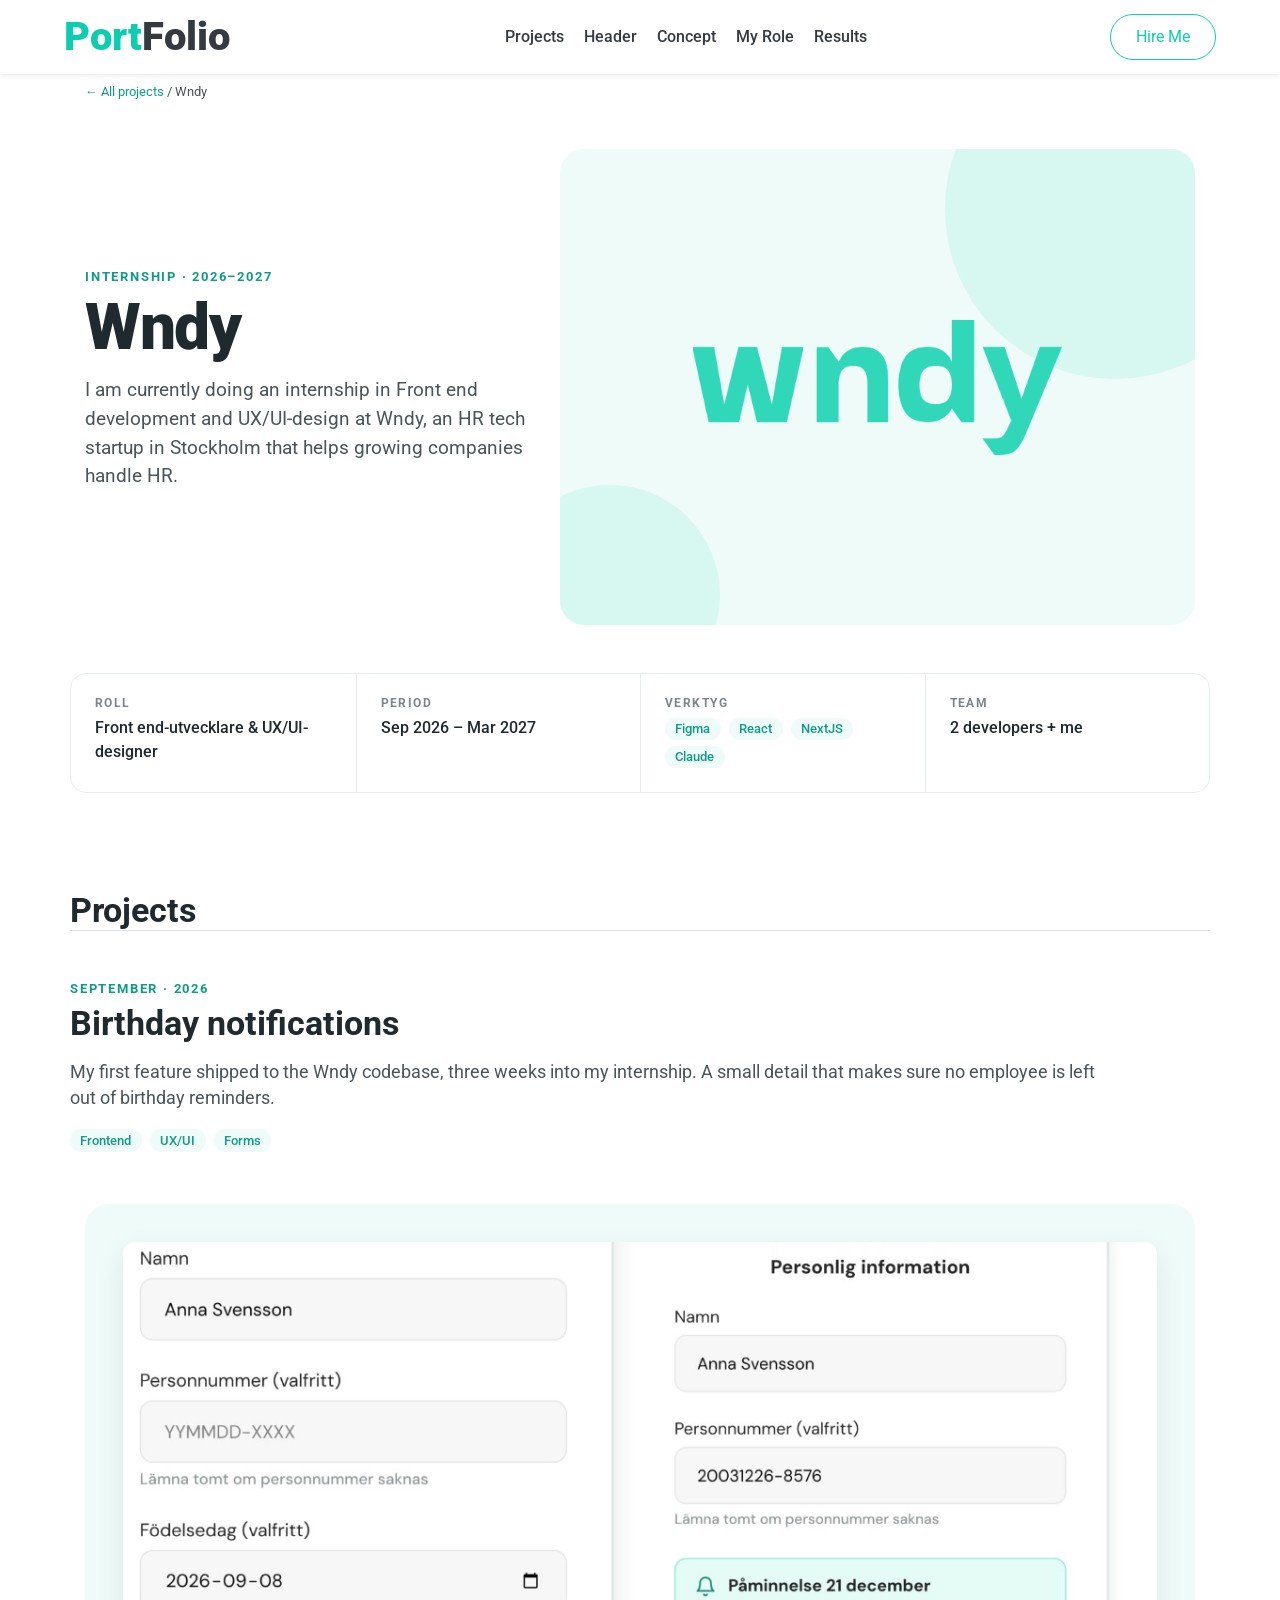
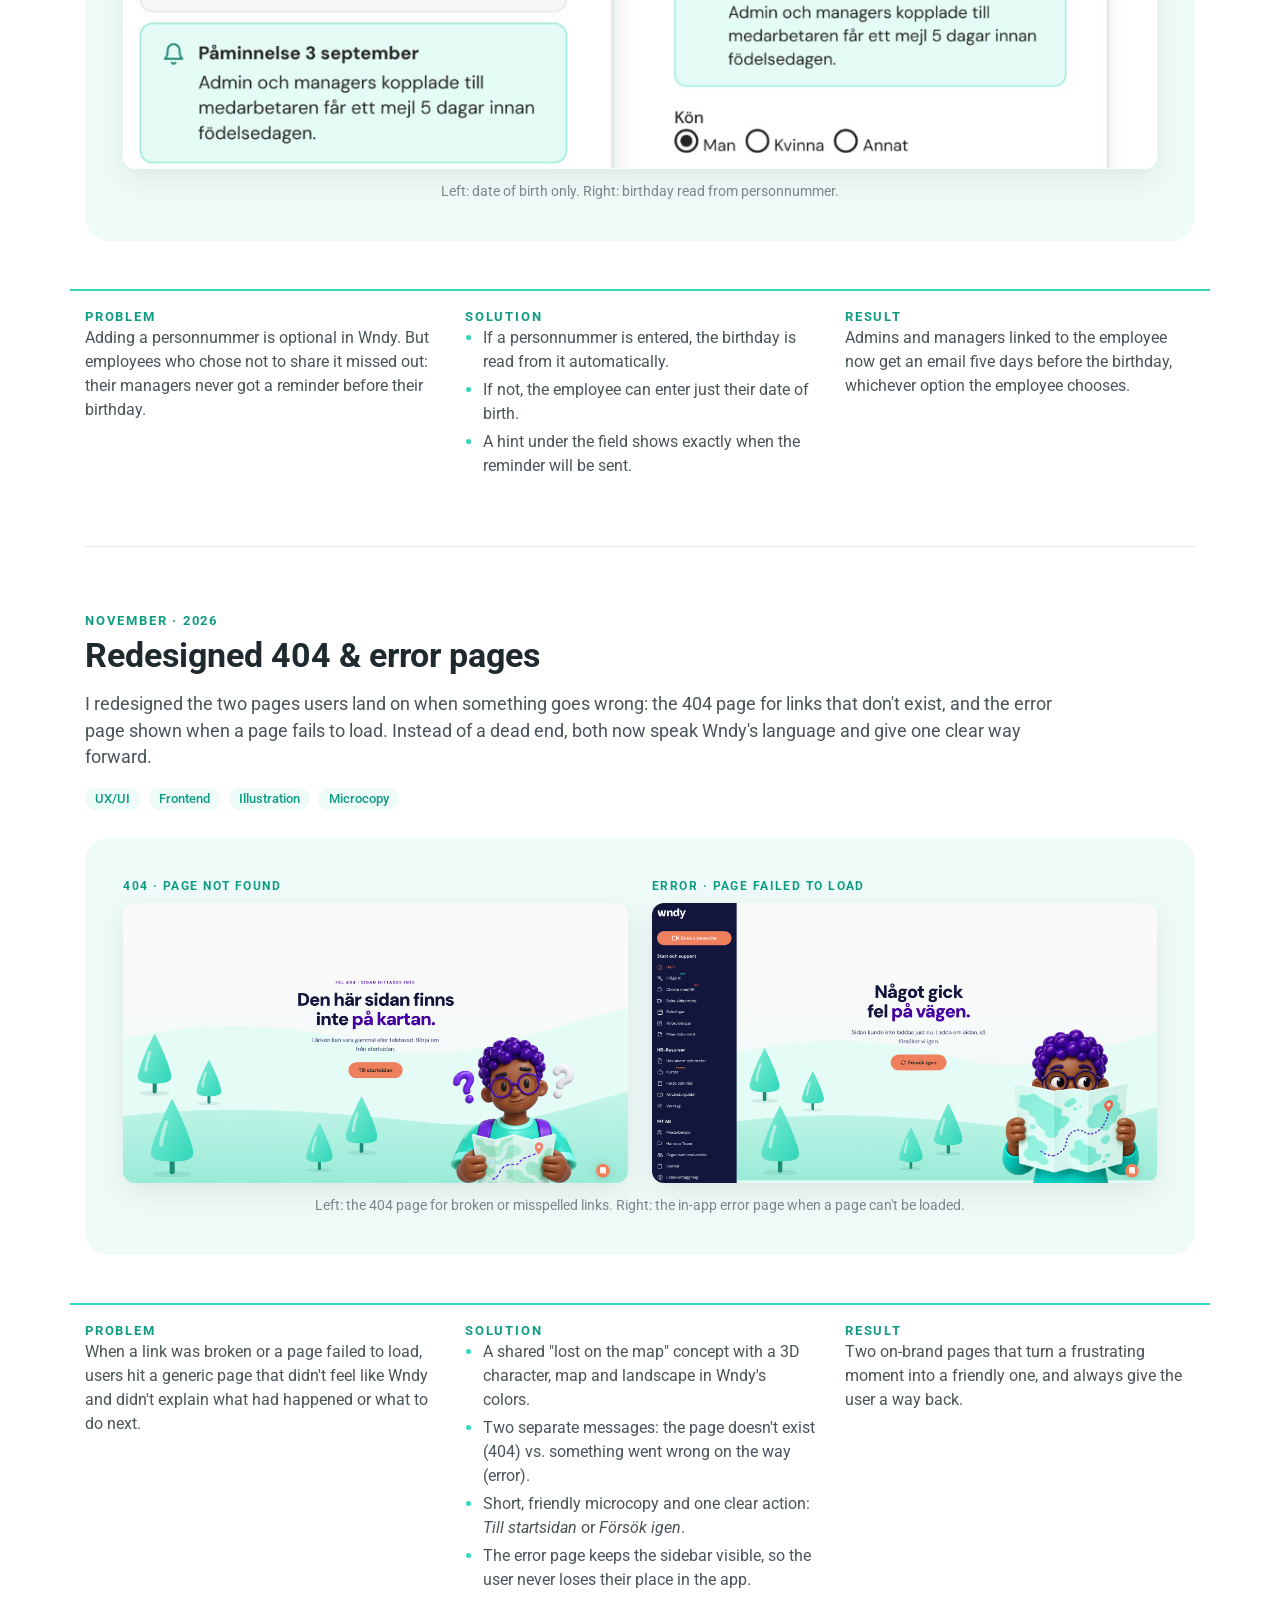
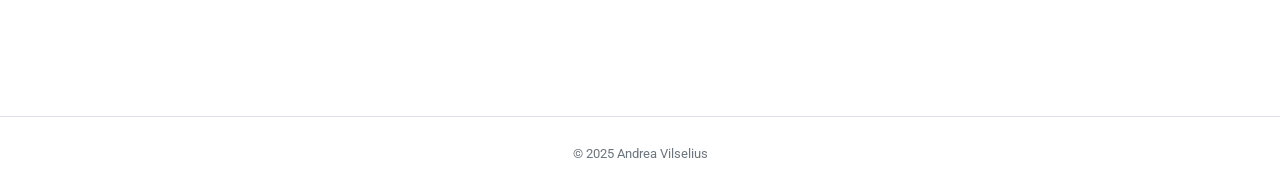
<file: wndy.html>
<!DOCTYPE html>
<html lang="en">
<head>
  <meta charset="UTF-8">
  <meta name="viewport" content="width=device-width, initial-scale=1.0">
  <title>Project Case Study</title>
    <link href="https://fonts.googleapis.com/css2?family=Roboto:wght@300;400;500;700;900&display=swap" rel="stylesheet">

    <!-- Favicon -->
    <link href="img/favicon.ico" rel="icon">

    <!-- Google Web Fonts -->
    <link rel="preconnect" href="https://fonts.gstatic.com">


    <!-- Font Awesome -->
    <link href="https://cdnjs.cloudflare.com/ajax/libs/font-awesome/5.10.0/css/all.min.css" rel="stylesheet">

    <!-- Libraries Stylesheet -->
    <link href="lib/owlcarousel/assets/owl.carousel.min.css" rel="stylesheet">
    
    <link href="lib/lightbox/css/lightbox.min.css" rel="stylesheet">

    <!-- Customized Bootstrap Stylesheet -->
    <link href="css/style.css" rel="stylesheet">
  <style>

body {
  padding-top: 50px; /* same height as your navbar */
}
:root {
  --brand: #32D6BA;
  --brand-dark: #0F9C84;
  --ink: #1f2a2e;
  --text: #4a5559;
  --muted: #7b868a;
  --line: #e6ecec;
  --tint: #eefbf8;
}

.case { color: var(--text); }
.case-crumb a { color: var(--brand-dark); text-decoration: none; }

.case-eyebrow {
  font-size: .8rem; letter-spacing: .14em; text-transform: uppercase;
  color: var(--brand-dark); font-weight: 700;
}
.case-title {
  font-size: clamp(2.75rem, 6vw, 4rem); font-weight: 900; line-height: 1.02;
  color: var(--ink); letter-spacing: -.02em;
}
.case-lead { font-size: 1.2rem; max-width: 46ch; }

.btn-brand { background: var(--brand); color: #06372f; border-radius: 999px; padding: .65rem 1.5rem; font-weight: 500; }
.btn-brand:hover { background: var(--brand-dark); color: #fff; }
.btn-brand-outline { border: 1.5px solid var(--brand); color: var(--brand-dark); border-radius: 999px; padding: .65rem 1.5rem; font-weight: 500; }
.btn-brand-outline:hover { background: var(--tint); color: var(--brand-dark); }

.case-visual {
  background: var(--tint); border-radius: 24px; aspect-ratio: 4 / 3;
  position: relative; overflow: hidden;
}

.case-visual-bg {
  background: var(--tint); border-radius: 24px; 
  position: relative; overflow: hidden;
}


.case-visual::before, .case-visual::after {
  content: ""; position: absolute; border-radius: 50%; background: var(--brand); opacity: .12;
}
.case-visual::before { width: 340px; height: 340px; right: -90px; top: -110px; }
.case-visual::after  { width: 220px; height: 220px; left: -60px; bottom: -80px; }
.case-visual img { width: 58%; position: relative; z-index: 1; }

.case-meta { border: 1px solid var(--line); border-radius: 16px; overflow: hidden; }
.case-meta > div { padding: 1.25rem 1.5rem; border-color: var(--line) !important; }
.case-meta dt {
  font-size: .75rem; letter-spacing: .12em; text-transform: uppercase;
  color: var(--muted); font-weight: 700;
}
.case-meta dd { color: var(--ink); font-weight: 500; margin: .25rem 0 0; }
.case-tag {
  display: inline-block; background: var(--tint); color: var(--brand-dark);
  font-size: .8rem; padding: .1rem .65rem; border-radius: 999px; font-weight: 500;
  margin: 0 .25rem .25rem 0;
}

.case-num {
  font-size: .8rem; letter-spacing: .14em; text-transform: uppercase;
  color: var(--brand-dark); font-weight: 700;
}
.case-h2 { font-size: 2.1rem; font-weight: 900; color: var(--ink); line-height: 1.1; }
.case-h3 { font-size: 1.25rem; font-weight: 700; color: var(--ink); }
.case-section p { font-size: 1.1rem; max-width: 64ch; }
.case-list { padding-left: 1.1rem; margin: 0; }
.case-list li { margin-bottom: .25rem; }
.case-list li::marker { color: var(--brand); }
.case-visual--wide { aspect-ratio: auto; padding: 1.5rem; }
.case-visual--wide img.shot { width: 100%; }
.project-shot {
  background: var(--tint);
  border-radius: 24px;
  padding: clamp(1rem, 3vw, 2.5rem);
  margin: 0;
}
.project-shot img {
  display: block;
  width: 100%;
  height: auto;              /* hela bilden syns, ingen beskärning */
  border-radius: 12px;
  box-shadow: 0 10px 30px rgba(0,0,0,.08);
  background: #fff;
}
.project-shot figcaption {
  font-size: .875rem;
  color: var(--muted);
  margin-top: .75rem;
  text-align: center;
}

/* Två skärmdumpar i samma ruta */
.project-shot--pair .shot-item + .shot-item { margin-top: 1.5rem; }
@media (min-width: 992px) {
  .project-shot--pair .shot-grid { display: grid; grid-template-columns: 1fr 1fr; gap: 1.5rem; }
  .project-shot--pair .shot-item + .shot-item { margin-top: 0; }
}
.shot-label {
  font-size: .75rem; letter-spacing: .12em; text-transform: uppercase;
  color: var(--brand-dark); font-weight: 700; margin-bottom: .5rem;
}

/* Avdelare mellan projekt */
.project + .project {
  border-top: 1px solid var(--line);
  margin-top: 4rem;
  padding-top: 4rem;
}

.project-points > div {
  border-top: 2px solid var(--brand);
  padding-top: 1rem;
}
.project-points p, .project-points li { font-size: 1rem; }
.case-list { padding-left: 1.1rem; margin: 0; }
.case-list li { margin-bottom: .25rem; }
.case-list li::marker { color: var(--brand); }
/* Faktaraden: kantlinjer mellan kolumnerna */

.project-intro p { max-width: 90%; }


@media (min-width: 992px) {
  .case-meta > div + div { border-left: 1px solid; }
}
@media (max-width: 991.98px) {
  .case-meta > div:nth-child(even) { border-left: 1px solid; }
  .case-meta > div:nth-child(n+3) { border-top: 1px solid; }
}




  </style>
</head>

<body data-spy="scroll" data-target=".navbar" data-offset="51">
    <!-- Navbar Start -->
    <nav class="navbar fixed-top shadow-sm navbar-expand-lg bg-light navbar-light py-3 py-lg-0 px-lg-5 mb-5">
        <a href="index.html" class="navbar-brand ml-lg-3">
            <h1 class="m-0 display-5"><span class="text-primary">Port</span>Folio</h1>
        </a>
        <button type="button" class="navbar-toggler" data-toggle="collapse" data-target="#navbarCollapse">
            <span class="navbar-toggler-icon"></span>
        </button>
        <div class="collapse navbar-collapse px-lg-3" id="navbarCollapse">
            <div class="navbar-nav m-auto py-0">
             <a href="index.html#portfolio" class="nav-item nav-link active">Projects</a>

                <a href="#header" class="nav-item nav-link active">Header</a>
                <a href="#concept" class="nav-item nav-link">Concept</a>
                <a href="#myRole" class="nav-item nav-link">My Role</a>
                <a href="#results" class="nav-item nav-link">Results</a>
           
            
            </div>
          <a href="index.html#contact" class="btn btn-outline-primary d-none d-lg-block">Hire Me</a>
        </div>
    </nav>

  <!-- HERO SECTION -->
<main class="case">
  <div class="container py-4">
     <p class="case-crumb small mb-4 mt-2">
          <a href="index.html#portfolio">← All projects</a> / Wndy
        </p>
    <!-- HERO -->
    <section id="overview" class="row align-items-center g-5 mb-5 mt-5">
      <div class="col-lg-5">
        <div class="case-eyebrow">internship · 2026–2027</div>
        <h1 class="case-title mt-2 mb-3">Wndy</h1>
        <p class="case-lead">
         I am currently doing an internship in Front end development and UX/UI-design at Wndy, an HR tech startup in Stockholm that helps growing companies handle HR.
       

        </p>
      <!----  <div class="d-flex flex-wrap gap-2 mt-4">
          <a href="#" class="btn btn-brand" target="_blank" rel="noopener">Besök sajten ↗</a>
          <a href="#" class="btn btn-brand-outline">Se prototypen</a> 
        </div> -->
      </div>

      <div class="col-lg-7">
        <div class="case-visual d-flex align-items-center justify-content-center">
          <img src="css/img/wndy/logo_green (1).png" alt="Wndy logotyp">
        </div>
      </div>
    </section>

    <!-- FAKTARAD -->
    <dl class="case-meta row g-0 mb-5">
      <div class="col-6 col-lg-3">
        <dt>Roll</dt>
        <dd>Front end-utvecklare &amp; UX/UI-designer</dd>
      </div>
      <div class="col-6 col-lg-3">
        <dt>Period</dt>
        <dd>Sep 2026 – Mar 2027</dd>
      </div>
      <div class="col-6 col-lg-3">
        <dt>Verktyg</dt>
        <dd>
          <span class="case-tag">Figma</span>
          <span class="case-tag">React</span>
          <span class="case-tag">NextJS</span>
          <span class="case-tag">Claude</span>
        </dd>
      </div>
      <div class="col-6 col-lg-3">
        <dt>Team</dt>
        <dd> 2 developers + me</dd>
      </div>
    </dl>



<section id="projects" class="case-section py-5">

  <!-- ============ PROJEKT 1: Birthday notifications ============ -->
  <article class="project">

    <!-- Intro -->
<div class="row align-items-end g-4 mb-4">
<div class="project-intro mb-4">
      <h2 class="case-h2 mt-1 mb-5 border-bottom">Projects</h2>
  <div class="case-eyebrow">September · 2026</div>
  <h3 class="case-h2 mt-2 mb-3">Birthday notifications</h3>
  <p class="mb-3">
    My first feature shipped to the Wndy codebase, three weeks into my internship.
    A small detail that makes sure no employee is left out of birthday reminders.
  </p>
  <div>
    <span class="case-tag">Frontend</span>
    <span class="case-tag">UX/UI</span>
    <span class="case-tag">Forms</span>
  </div>
</div>
   
    </div>

    <!-- Bild i full bredd -->
    <figure class="project-shot mb-5">
      <img src="css/img/wndy/birthday-notifications_2.png"
           alt="Two versions of the employee form: with date of birth and with personal identity number, each showing when the birthday reminder is sent">
      <figcaption>Left: date of birth only. Right: birthday read from personnummer.</figcaption>
    </figure>

    <!-- Problem / Solution / Result -->
    <div class="row g-4 project-points">
      <div class="col-md-4">
        <div class="case-num">Problem</div>
        <p>
          Adding a personnummer is optional in Wndy. But employees who chose not to
          share it missed out: their managers never got a reminder before their birthday.
        </p>
      </div>
      <div class="col-md-4">
        <div class="case-num">Solution</div>
        <ul class="case-list">
          <li>If a personnummer is entered, the birthday is read from it automatically.</li>
          <li>If not, the employee can enter just their date of birth.</li>
          <li>A hint under the field shows exactly when the reminder will be sent.</li>
        </ul>
      </div>
      <div class="col-md-4">
        <div class="case-num">Result</div>
        <p>
          Admins and managers linked to the employee now get an email five days
          before the birthday, whichever option the employee chooses.
        </p>
      </div>
    </div>

  </article>

  <!-- ============ PROJEKT 2: 404- och felsida ============ -->
  <article class="project" id="error-pages">

    <!-- Intro -->
    <div class="project-intro mb-4">
      <div class="case-eyebrow">November · 2026</div>
      <h3 class="case-h2 mt-2 mb-3">Redesigned 404 &amp; error pages</h3>
      <p class="mb-3">
        I redesigned the two pages users land on when something goes wrong: the 404 page
        for links that don't exist, and the error page shown when a page fails to load.
        Instead of a dead end, both now speak Wndy's language and give one clear way forward.
      </p>
      <div>
        <span class="case-tag">UX/UI</span>
        <span class="case-tag">Frontend</span>
        <span class="case-tag">Illustration</span>
        <span class="case-tag">Microcopy</span>
      </div>
    </div>

    <!-- Två skärmdumpar -->
    <figure class="project-shot project-shot--pair mb-5">
      <div class="shot-grid">
        <div class="shot-item">
          <div class="shot-label">404 · Page not found</div>
          <img src="css/img/wndy/404-page.png"
               alt="Wndy 404 page: 'Den här sidan finns inte på kartan.' with an illustrated character holding a map, surrounded by trees, and a 'Till startsidan' button">
        </div>
        <div class="shot-item">
          <div class="shot-label">Error · Page failed to load</div>
          <img src="css/img/wndy/error-page.png"
               alt="Wndy error page inside the app: 'Något gick fel på vägen.' with a character peeking over a map, and a 'Försök igen' button">
        </div>
      </div>
      <figcaption>Left: the 404 page for broken or misspelled links. Right: the in-app error page when a page can't be loaded.</figcaption>
    </figure>

    <!-- Problem / Solution / Result -->
    <div class="row g-4 project-points">
      <div class="col-md-4">
        <div class="case-num">Problem</div>
        <p>
          When a link was broken or a page failed to load, users hit a generic page
          that didn't feel like Wndy and didn't explain what had happened or what to do next.
        </p>
      </div>
      <div class="col-md-4">
        <div class="case-num">Solution</div>
        <ul class="case-list">
          <li>A shared "lost on the map" concept with a 3D character, map and landscape in Wndy's colors.</li>
          <li>Two separate messages: the page doesn't exist (404) vs. something went wrong on the way (error).</li>
          <li>Short, friendly microcopy and one clear action: <em>Till startsidan</em> or <em>Försök igen</em>.</li>
          <li>The error page keeps the sidebar visible, so the user never loses their place in the app.</li>
        </ul>
      </div>
      <div class="col-md-4">
        <div class="case-num">Result</div>
        <p>
          Two on-brand pages that turn a frustrating moment into a friendly one,
          and always give the user a way back.
        </p>
      </div>
    </div>

  </article>
</section>
  </div>

</main>



</body>


<!-- jQuery, Popper.js och Bootstrap 4 JS -->
<script src="https://code.jquery.com/jquery-3.5.1.slim.min.js"></script>
<script src="https://cdn.jsdelivr.net/npm/popper.js@1.16.1/dist/umd/popper.min.js"></script>
<script src="https://stackpath.bootstrapcdn.com/bootstrap/4.5.2/js/bootstrap.min.js"></script>

  <footer class="text-center py-4 mt-5 border-top">
    <small>© 2025 Andrea Vilselius</small>
  </footer>

  <script src="https://cdn.jsdelivr.net/npm/bootstrap@5.3.3/dist/js/bootstrap.bundle.min.js"></script>
</body>
</html>
</file>
<file: css/style.css>
/******* Bootstrap Theming ********/
/*!
 * Bootstrap v4.5.3 (https://getbootstrap.com/)
 * Copyright 2011-2020 The Bootstrap Authors
 * Copyright 2011-2020 Twitter, Inc.
 * Licensed under MIT (https://github.com/twbs/bootstrap/blob/main/LICENSE)
 */
:root {
  --blue: #007bff;
  --indigo: #6610f2;
  --purple: #6f42c1;
  --pink: #e83e8c;
  --red: #dc3545;
  --orange: #fd7e14;
  --yellow: #ffc107;
  --green: #28a745;
  --teal: #20c997;
  --cyan: #17a2b8;
  --white: #fff;
  --gray: #6c757d;
  --gray-dark: #343a40;
  --primary:#b9cfce;
  --secondary: #6c757d;
  --success: #28a745;
  --info: #17a2b8;
  --warning: #ffc107;
  --danger: #dc3545;
  --light: #ffffff;
  --dark: #343a40;
  --breakpoint-xs: 0;
  --breakpoint-sm: 576px;
  --breakpoint-md: 768px;
  --breakpoint-lg: 992px;
  --breakpoint-xl: 1200px;
  --font-family-sans-serif: "Roboto", sans-serif;
  --font-family-monospace: SFMono-Regular, Menlo, Monaco, Consolas, "Liberation Mono", "Courier New", monospace;
}

*,
*::before,
*::after {
  box-sizing: border-box;
}

html {
  font-family: sans-serif;
  line-height: 1.15;
  -webkit-text-size-adjust: 100%;
  -webkit-tap-highlight-color: rgba(0, 0, 0, 0);
}

.backgroundColor {
 background: linear-gradient(
    135deg,
    rgba(240, 240, 240, 0.9) 0%,
    rgba(146, 210, 206, 0.7) 50%,
    rgba(110, 180, 176, 0.9) 100%
  );
}

.gradient-text {
  background: linear-gradient(
    135deg,
    rgba(240, 240, 240, 0.9) 0%,
    rgba(146, 210, 206, 0.7) 50%,
    rgba(110, 180, 176, 0.9) 100%
  );
  -webkit-background-clip: text;
  -webkit-text-fill-color: transparent;
  background-clip: text;
}

.herotitle{
color: rgba(91, 160, 155, 0.7)

}

.hero-title {
color:#bbe1deb1;
  -webkit-text-stroke: 2px #ffffff;
}

.text-primary{
  color:#bbe1deb1 !important;
}


article, aside, figcaption, figure, footer, header, hgroup, main, nav, section {
  display: block;
}

body {
  margin: 0;
  font-family: "Roboto", sans-serif;
  font-size: 1rem;
  font-weight: 400;
  line-height: 1.5;
  color: #6c757d;
  text-align: left;
  background-color: #ffffff;
}

[tabindex="-1"]:focus:not(:focus-visible) {
  outline: 0 !important;
}

hr {
  box-sizing: content-box;
  height: 0;
  overflow: visible;
}

h1, h2, h3, h4, h5, h6 {
  margin-top: 0;
  margin-bottom: 0.5rem;
}

p {
  margin-top: 0;
  margin-bottom: 1rem;
}

abbr[title],
abbr[data-original-title] {
  text-decoration: underline;
  text-decoration: underline dotted;
  cursor: help;
  border-bottom: 0;
  text-decoration-skip-ink: none;
}

address {
  margin-bottom: 1rem;
  font-style: normal;
  line-height: inherit;
}

ol,
ul,
dl {
  margin-top: 0;
  margin-bottom: 1rem;
}

ol ol,
ul ul,
ol ul,
ul ol {
  margin-bottom: 0;
}

dt {
  font-weight: 700;
}

dd {
  margin-bottom: .5rem;
  margin-left: 0;
}

blockquote {
  margin: 0 0 1rem;
}

b,
strong {
  font-weight: bolder;
}

small {
  font-size: 80%;
}

sub,
sup {
  position: relative;
  font-size: 75%;
  line-height: 0;
  vertical-align: baseline;
}

sub {
  bottom: -.25em;
}

sup {
  top: -.5em;
}

a {
  color: #0BCEAF;
  text-decoration: none;
  background-color: transparent;
}

a:hover {
  color: #078571;
  text-decoration: underline;
}

a:not([href]):not([class]) {
  color: inherit;
  text-decoration: none;
}

a:not([href]):not([class]):hover {
  color: inherit;
  text-decoration: none;
}

pre,
code,
kbd,
samp {
  font-family: SFMono-Regular, Menlo, Monaco, Consolas, "Liberation Mono", "Courier New", monospace;
  font-size: 1em;
}

pre {
  margin-top: 0;
  margin-bottom: 1rem;
  overflow: auto;
  -ms-overflow-style: scrollbar;
}

figure {
  margin: 0 0 1rem;
}

img {
  vertical-align: middle;
  border-style: none;
}

svg {
  overflow: hidden;
  vertical-align: middle;
}

table {
  border-collapse: collapse;
}

caption {
  padding-top: 0.75rem;
  padding-bottom: 0.75rem;
  color: #6c757d;
  text-align: left;
  caption-side: bottom;
}

th {
  text-align: inherit;
  text-align: -webkit-match-parent;
}

label {
  display: inline-block;
  margin-bottom: 0.5rem;
}

button {
  border-radius: 0;
}

button:focus {
  outline: 1px dotted;
  outline: 5px auto -webkit-focus-ring-color;
}

input,
button,
select,
optgroup,
textarea {
  margin: 0;
  font-family: inherit;
  font-size: inherit;
  line-height: inherit;
}

button,
input {
  overflow: visible;
}

button,
select {
  text-transform: none;
}

[role="button"] {
  cursor: pointer;
}

select {
  word-wrap: normal;
}

button,
[type="button"],
[type="reset"],
[type="submit"] {
  -webkit-appearance: button;
}

button:not(:disabled),
[type="button"]:not(:disabled),
[type="reset"]:not(:disabled),
[type="submit"]:not(:disabled) {
  cursor: pointer;
}

button::-moz-focus-inner,
[type="button"]::-moz-focus-inner,
[type="reset"]::-moz-focus-inner,
[type="submit"]::-moz-focus-inner {
  padding: 0;
  border-style: none;
}

input[type="radio"],
input[type="checkbox"] {
  box-sizing: border-box;
  padding: 0;
}

textarea {
  overflow: auto;
  resize: vertical;
}

fieldset {
  min-width: 0;
  padding: 0;
  margin: 0;
  border: 0;
}

legend {
  display: block;
  width: 100%;
  max-width: 100%;
  padding: 0;
  margin-bottom: .5rem;
  font-size: 1.5rem;
  line-height: inherit;
  color: inherit;
  white-space: normal;
}

@media (max-width: 1200px) {
  legend {
    font-size: calc(1.275rem + 0.3vw) ;
  }
}

progress {
  vertical-align: baseline;
}

[type="number"]::-webkit-inner-spin-button,
[type="number"]::-webkit-outer-spin-button {
  height: auto;
}

[type="search"] {
  outline-offset: -2px;
  -webkit-appearance: none;
}

[type="search"]::-webkit-search-decoration {
  -webkit-appearance: none;
}

::-webkit-file-upload-button {
  font: inherit;
  -webkit-appearance: button;
}

output {
  display: inline-block;
}

summary {
  display: list-item;
  cursor: pointer;
}

template {
  display: none;
}

[hidden] {
  display: none !important;
}

h1, h2, h3, h4, h5, h6,
.h1, .h2, .h3, .h4, .h5, .h6 {
  margin-bottom: 0.5rem;
  font-weight: 500;
  line-height: 1.2;
  color: #343a40;
}

h1, .h1 {
  font-size: 2.5rem;
}

@media (max-width: 1200px) {
  h1, .h1 {
    font-size: calc(1.375rem + 1.5vw) ;
  }
}

h2, .h2 {
  font-size: 2rem;
}

@media (max-width: 1200px) {
  h2, .h2 {
    font-size: calc(1.325rem + 0.9vw) ;
  }
}

h3, .h3 {
  font-size: 1.75rem;
}

@media (max-width: 1200px) {
  h3, .h3 {
    font-size: calc(1.3rem + 0.6vw) ;
  }
}

h4, .h4 {
  font-size: 1.5rem;
}

@media (max-width: 1200px) {
  h4, .h4 {
    font-size: calc(1.275rem + 0.3vw) ;
  }
}

h5, .h5 {
  font-size: 1.25rem;
}

h6, .h6 {
  font-size: 1rem;
}

.lead {
  font-size: 1.25rem;
  font-weight: 300;
}

.display-1 {
  font-size: 10rem;
  font-weight: 300;
  line-height: 1.2;
}

@media (max-width: 1200px) {
  .display-1 {
    font-size: calc(2.125rem + 10.5vw) ;
  }
}

.display-2 {
  font-size: 5.5rem;
  font-weight: 300;
  line-height: 1.2;
}

@media (max-width: 1200px) {
  .display-2 {
    font-size: calc(1.675rem + 5.1vw) ;
  }
}

.display-3 {
  font-size: 4.5rem;
  font-weight: 300;
  line-height: 1.2;
}

@media (max-width: 1200px) {
  .display-3 {
    font-size: calc(1.575rem + 3.9vw) ;
  }
}

.display-4 {
  font-size: 3.5rem;
  font-weight: 300;
  line-height: 1.2;
}

@media (max-width: 1200px) {
  .display-4 {
    font-size: calc(1.475rem + 2.7vw) ;
  }
}

hr {
  margin-top: 1rem;
  margin-bottom: 1rem;
  border: 0;
  border-top: 1px solid rgba(0, 0, 0, 0.1);
}

small,
.small {
  font-size: 80%;
  font-weight: 400;
}

mark,
.mark {
  padding: 0.2em;
  background-color: #fcf8e3;
}

.list-unstyled {
  padding-left: 0;
  list-style: none;
}

.list-inline {
  padding-left: 0;
  list-style: none;
}

.list-inline-item {
  display: inline-block;
}

.list-inline-item:not(:last-child) {
  margin-right: 0.5rem;
}

.initialism {
  font-size: 90%;
  text-transform: uppercase;
}

.blockquote {
  margin-bottom: 1rem;
  font-size: 1.25rem;
}

.blockquote-footer {
  display: block;
  font-size: 80%;
  color: #6c757d;
}

.blockquote-footer::before {
  content: "\2014\00A0";
}

.img-fluid {
  max-width: 100%;
  height: auto;
}

.img-thumbnail {
  padding: 0.25rem;
  background-color: #ffffff;
  border: 1px solid #dee2e6;
  border-radius: 0.25rem;
  max-width: 100%;
  height: auto;
}

.figure {
  display: inline-block;
}

.figure-img {
  margin-bottom: 0.5rem;
  line-height: 1;
}

.figure-caption {
  font-size: 90%;
  color: #6c757d;
}

code {
  font-size: 87.5%;
  color: #e83e8c;
  word-wrap: break-word;
}

a > code {
  color: inherit;
}

kbd {
  padding: 0.2rem 0.4rem;
  font-size: 87.5%;
  color: #fff;
  background-color: #212529;
  border-radius: 0.2rem;
}

kbd kbd {
  padding: 0;
  font-size: 100%;
  font-weight: 700;
}

pre {
  display: block;
  font-size: 87.5%;
  color: #212529;
}

pre code {
  font-size: inherit;
  color: inherit;
  word-break: normal;
}

.pre-scrollable {
  max-height: 340px;
  overflow-y: scroll;
}

.container,
.container-fluid,
.container-sm,
.container-md,
.container-lg,
.container-xl {
  width: 100%;
  padding-right: 15px;
  padding-left: 15px;
  margin-right: auto;
  margin-left: auto;
}

@media (min-width: 576px) {
  .container, .container-sm {
    max-width: 540px;
  }
}

@media (min-width: 768px) {
  .container, .container-sm, .container-md {
    max-width: 720px;
  }
}

@media (min-width: 992px) {
  .container, .container-sm, .container-md, .container-lg {
    max-width: 960px;
  }
}

@media (min-width: 1200px) {
  .container, .container-sm, .container-md, .container-lg, .container-xl {
    max-width: 1140px;
  }
}

.row {
  display: flex;
  flex-wrap: wrap;
  margin-right: -15px;
  margin-left: -15px;
}

.no-gutters {
  margin-right: 0;
  margin-left: 0;
}

.no-gutters > .col,
.no-gutters > [class*="col-"] {
  padding-right: 0;
  padding-left: 0;
}

.col-1, .col-2, .col-3, .col-4, .col-5, .col-6, .col-7, .col-8, .col-9, .col-10, .col-11, .col-12, .col,
.col-auto, .col-sm-1, .col-sm-2, .col-sm-3, .col-sm-4, .col-sm-5, .col-sm-6, .col-sm-7, .col-sm-8, .col-sm-9, .col-sm-10, .col-sm-11, .col-sm-12, .col-sm,
.col-sm-auto, .col-md-1, .col-md-2, .col-md-3, .col-md-4, .col-md-5, .col-md-6, .col-md-7, .col-md-8, .col-md-9, .col-md-10, .col-md-11, .col-md-12, .col-md,
.col-md-auto, .col-lg-1, .col-lg-2, .col-lg-3, .col-lg-4, .col-lg-5, .col-lg-6, .col-lg-7, .col-lg-8, .col-lg-9, .col-lg-10, .col-lg-11, .col-lg-12, .col-lg,
.col-lg-auto, .col-xl-1, .col-xl-2, .col-xl-3, .col-xl-4, .col-xl-5, .col-xl-6, .col-xl-7, .col-xl-8, .col-xl-9, .col-xl-10, .col-xl-11, .col-xl-12, .col-xl,
.col-xl-auto {
  position: relative;
  width: 100%;
  padding-right: 15px;
  padding-left: 15px;
}

.col {
  flex-basis: 0;
  flex-grow: 1;
  max-width: 100%;
}

.row-cols-1 > * {
  flex: 0 0 100%;
  max-width: 100%;
}

.row-cols-2 > * {
  flex: 0 0 50%;
  max-width: 50%;
}

.row-cols-3 > * {
  flex: 0 0 33.33333%;
  max-width: 33.33333%;
}

.row-cols-4 > * {
  flex: 0 0 25%;
  max-width: 25%;
}

.row-cols-5 > * {
  flex: 0 0 20%;
  max-width: 20%;
}

.row-cols-6 > * {
  flex: 0 0 16.66667%;
  max-width: 16.66667%;
}

.col-auto {
  flex: 0 0 auto;
  width: auto;
  max-width: 100%;
}

.col-1 {
  flex: 0 0 8.33333%;
  max-width: 8.33333%;
}

.col-2 {
  flex: 0 0 16.66667%;
  max-width: 16.66667%;
}

.col-3 {
  flex: 0 0 25%;
  max-width: 25%;
}

.col-4 {
  flex: 0 0 33.33333%;
  max-width: 33.33333%;
}

.col-5 {
  flex: 0 0 41.66667%;
  max-width: 41.66667%;
}

.col-6 {
  flex: 0 0 50%;
  max-width: 50%;
}

.col-7 {
  flex: 0 0 58.33333%;
  max-width: 58.33333%;
}

.col-8 {
  flex: 0 0 66.66667%;
  max-width: 66.66667%;
}

.col-9 {
  flex: 0 0 75%;
  max-width: 75%;
}

.col-10 {
  flex: 0 0 83.33333%;
  max-width: 83.33333%;
}

.col-11 {
  flex: 0 0 91.66667%;
  max-width: 91.66667%;
}

.col-12 {
  flex: 0 0 100%;
  max-width: 100%;
}

.order-first {
  order: -1;
}

.order-last {
  order: 13;
}

.order-0 {
  order: 0;
}

.order-1 {
  order: 1;
}

.order-2 {
  order: 2;
}

.order-3 {
  order: 3;
}

.order-4 {
  order: 4;
}

.order-5 {
  order: 5;
}

.order-6 {
  order: 6;
}

.order-7 {
  order: 7;
}

.order-8 {
  order: 8;
}

.order-9 {
  order: 9;
}

.order-10 {
  order: 10;
}

.order-11 {
  order: 11;
}

.order-12 {
  order: 12;
}

.offset-1 {
  margin-left: 8.33333%;
}

.offset-2 {
  margin-left: 16.66667%;
}

.offset-3 {
  margin-left: 25%;
}

.offset-4 {
  margin-left: 33.33333%;
}

.offset-5 {
  margin-left: 41.66667%;
}

.offset-6 {
  margin-left: 50%;
}

.offset-7 {
  margin-left: 58.33333%;
}

.offset-8 {
  margin-left: 66.66667%;
}

.offset-9 {
  margin-left: 75%;
}

.offset-10 {
  margin-left: 83.33333%;
}

.offset-11 {
  margin-left: 91.66667%;
}

@media (min-width: 576px) {
  .col-sm {
    flex-basis: 0;
    flex-grow: 1;
    max-width: 100%;
  }
  .row-cols-sm-1 > * {
    flex: 0 0 100%;
    max-width: 100%;
  }
  .row-cols-sm-2 > * {
    flex: 0 0 50%;
    max-width: 50%;
  }
  .row-cols-sm-3 > * {
    flex: 0 0 33.33333%;
    max-width: 33.33333%;
  }
  .row-cols-sm-4 > * {
    flex: 0 0 25%;
    max-width: 25%;
  }
  .row-cols-sm-5 > * {
    flex: 0 0 20%;
    max-width: 20%;
  }
  .row-cols-sm-6 > * {
    flex: 0 0 16.66667%;
    max-width: 16.66667%;
  }
  .col-sm-auto {
    flex: 0 0 auto;
    width: auto;
    max-width: 100%;
  }
  .col-sm-1 {
    flex: 0 0 8.33333%;
    max-width: 8.33333%;
  }
  .col-sm-2 {
    flex: 0 0 16.66667%;
    max-width: 16.66667%;
  }
  .col-sm-3 {
    flex: 0 0 25%;
    max-width: 25%;
  }
  .col-sm-4 {
    flex: 0 0 33.33333%;
    max-width: 33.33333%;
  }
  .col-sm-5 {
    flex: 0 0 41.66667%;
    max-width: 41.66667%;
  }
  .col-sm-6 {
    flex: 0 0 50%;
    max-width: 50%;
  }
  .col-sm-7 {
    flex: 0 0 58.33333%;
    max-width: 58.33333%;
  }
  .col-sm-8 {
    flex: 0 0 66.66667%;
    max-width: 66.66667%;
  }
  .col-sm-9 {
    flex: 0 0 75%;
    max-width: 75%;
  }
  .col-sm-10 {
    flex: 0 0 83.33333%;
    max-width: 83.33333%;
  }
  .col-sm-11 {
    flex: 0 0 91.66667%;
    max-width: 91.66667%;
  }
  .col-sm-12 {
    flex: 0 0 100%;
    max-width: 100%;
  }
  .order-sm-first {
    order: -1;
  }
  .order-sm-last {
    order: 13;
  }
  .order-sm-0 {
    order: 0;
  }
  .order-sm-1 {
    order: 1;
  }
  .order-sm-2 {
    order: 2;
  }
  .order-sm-3 {
    order: 3;
  }
  .order-sm-4 {
    order: 4;
  }
  .order-sm-5 {
    order: 5;
  }
  .order-sm-6 {
    order: 6;
  }
  .order-sm-7 {
    order: 7;
  }
  .order-sm-8 {
    order: 8;
  }
  .order-sm-9 {
    order: 9;
  }
  .order-sm-10 {
    order: 10;
  }
  .order-sm-11 {
    order: 11;
  }
  .order-sm-12 {
    order: 12;
  }
  .offset-sm-0 {
    margin-left: 0;
  }
  .offset-sm-1 {
    margin-left: 8.33333%;
  }
  .offset-sm-2 {
    margin-left: 16.66667%;
  }
  .offset-sm-3 {
    margin-left: 25%;
  }
  .offset-sm-4 {
    margin-left: 33.33333%;
  }
  .offset-sm-5 {
    margin-left: 41.66667%;
  }
  .offset-sm-6 {
    margin-left: 50%;
  }
  .offset-sm-7 {
    margin-left: 58.33333%;
  }
  .offset-sm-8 {
    margin-left: 66.66667%;
  }
  .offset-sm-9 {
    margin-left: 75%;
  }
  .offset-sm-10 {
    margin-left: 83.33333%;
  }
  .offset-sm-11 {
    margin-left: 91.66667%;
  }
}

@media (min-width: 768px) {
  .col-md {
    flex-basis: 0;
    flex-grow: 1;
    max-width: 100%;
  }
  .row-cols-md-1 > * {
    flex: 0 0 100%;
    max-width: 100%;
  }
  .row-cols-md-2 > * {
    flex: 0 0 50%;
    max-width: 50%;
  }
  .row-cols-md-3 > * {
    flex: 0 0 33.33333%;
    max-width: 33.33333%;
  }
  .row-cols-md-4 > * {
    flex: 0 0 25%;
    max-width: 25%;
  }
  .row-cols-md-5 > * {
    flex: 0 0 20%;
    max-width: 20%;
  }
  .row-cols-md-6 > * {
    flex: 0 0 16.66667%;
    max-width: 16.66667%;
  }
  .col-md-auto {
    flex: 0 0 auto;
    width: auto;
    max-width: 100%;
  }
  .col-md-1 {
    flex: 0 0 8.33333%;
    max-width: 8.33333%;
  }
  .col-md-2 {
    flex: 0 0 16.66667%;
    max-width: 16.66667%;
  }
  .col-md-3 {
    flex: 0 0 25%;
    max-width: 25%;
  }
  .col-md-4 {
    flex: 0 0 33.33333%;
    max-width: 33.33333%;
  }
  .col-md-5 {
    flex: 0 0 41.66667%;
    max-width: 41.66667%;
  }
  .col-md-6 {
    flex: 0 0 50%;
    max-width: 50%;
  }
  .col-md-7 {
    flex: 0 0 58.33333%;
    max-width: 58.33333%;
  }
  .col-md-8 {
    flex: 0 0 66.66667%;
    max-width: 66.66667%;
  }
  .col-md-9 {
    flex: 0 0 75%;
    max-width: 75%;
  }
  .col-md-10 {
    flex: 0 0 83.33333%;
    max-width: 83.33333%;
  }
  .col-md-11 {
    flex: 0 0 91.66667%;
    max-width: 91.66667%;
  }
  .col-md-12 {
    flex: 0 0 100%;
    max-width: 100%;
  }
  .order-md-first {
    order: -1;
  }
  .order-md-last {
    order: 13;
  }
  .order-md-0 {
    order: 0;
  }
  .order-md-1 {
    order: 1;
  }
  .order-md-2 {
    order: 2;
  }
  .order-md-3 {
    order: 3;
  }
  .order-md-4 {
    order: 4;
  }
  .order-md-5 {
    order: 5;
  }
  .order-md-6 {
    order: 6;
  }
  .order-md-7 {
    order: 7;
  }
  .order-md-8 {
    order: 8;
  }
  .order-md-9 {
    order: 9;
  }
  .order-md-10 {
    order: 10;
  }
  .order-md-11 {
    order: 11;
  }
  .order-md-12 {
    order: 12;
  }
  .offset-md-0 {
    margin-left: 0;
  }
  .offset-md-1 {
    margin-left: 8.33333%;
  }
  .offset-md-2 {
    margin-left: 16.66667%;
  }
  .offset-md-3 {
    margin-left: 25%;
  }
  .offset-md-4 {
    margin-left: 33.33333%;
  }
  .offset-md-5 {
    margin-left: 41.66667%;
  }
  .offset-md-6 {
    margin-left: 50%;
  }
  .offset-md-7 {
    margin-left: 58.33333%;
  }
  .offset-md-8 {
    margin-left: 66.66667%;
  }
  .offset-md-9 {
    margin-left: 75%;
  }
  .offset-md-10 {
    margin-left: 83.33333%;
  }
  .offset-md-11 {
    margin-left: 91.66667%;
  }
}

@media (min-width: 992px) {
  .col-lg {
    flex-basis: 0;
    flex-grow: 1;
    max-width: 100%;
  }
  .row-cols-lg-1 > * {
    flex: 0 0 100%;
    max-width: 100%;
  }
  .row-cols-lg-2 > * {
    flex: 0 0 50%;
    max-width: 50%;
  }
  .row-cols-lg-3 > * {
    flex: 0 0 33.33333%;
    max-width: 33.33333%;
  }
  .row-cols-lg-4 > * {
    flex: 0 0 25%;
    max-width: 25%;
  }
  .row-cols-lg-5 > * {
    flex: 0 0 20%;
    max-width: 20%;
  }
  .row-cols-lg-6 > * {
    flex: 0 0 16.66667%;
    max-width: 16.66667%;
  }
  .col-lg-auto {
    flex: 0 0 auto;
    width: auto;
    max-width: 100%;
  }
  .col-lg-1 {
    flex: 0 0 8.33333%;
    max-width: 8.33333%;
  }
  .col-lg-2 {
    flex: 0 0 16.66667%;
    max-width: 16.66667%;
  }
  .col-lg-3 {
    flex: 0 0 25%;
    max-width: 25%;
  }
  .col-lg-4 {
    flex: 0 0 33.33333%;
    max-width: 33.33333%;
  }
  .col-lg-5 {
    flex: 0 0 41.66667%;
    max-width: 41.66667%;
  }
  .col-lg-6 {
    flex: 0 0 50%;
    max-width: 50%;
  }
  .col-lg-7 {
    flex: 0 0 58.33333%;
    max-width: 58.33333%;
  }
  .col-lg-8 {
    flex: 0 0 66.66667%;
    max-width: 66.66667%;
  }
  .col-lg-9 {
    flex: 0 0 75%;
    max-width: 75%;
  }
  .col-lg-10 {
    flex: 0 0 83.33333%;
    max-width: 83.33333%;
  }
  .col-lg-11 {
    flex: 0 0 91.66667%;
    max-width: 91.66667%;
  }
  .col-lg-12 {
    flex: 0 0 100%;
    max-width: 100%;
  }
  .order-lg-first {
    order: -1;
  }
  .order-lg-last {
    order: 13;
  }
  .order-lg-0 {
    order: 0;
  }
  .order-lg-1 {
    order: 1;
  }
  .order-lg-2 {
    order: 2;
  }
  .order-lg-3 {
    order: 3;
  }
  .order-lg-4 {
    order: 4;
  }
  .order-lg-5 {
    order: 5;
  }
  .order-lg-6 {
    order: 6;
  }
  .order-lg-7 {
    order: 7;
  }
  .order-lg-8 {
    order: 8;
  }
  .order-lg-9 {
    order: 9;
  }
  .order-lg-10 {
    order: 10;
  }
  .order-lg-11 {
    order: 11;
  }
  .order-lg-12 {
    order: 12;
  }
  .offset-lg-0 {
    margin-left: 0;
  }
  .offset-lg-1 {
    margin-left: 8.33333%;
  }
  .offset-lg-2 {
    margin-left: 16.66667%;
  }
  .offset-lg-3 {
    margin-left: 25%;
  }
  .offset-lg-4 {
    margin-left: 33.33333%;
  }
  .offset-lg-5 {
    margin-left: 41.66667%;
  }
  .offset-lg-6 {
    margin-left: 50%;
  }
  .offset-lg-7 {
    margin-left: 58.33333%;
  }
  .offset-lg-8 {
    margin-left: 66.66667%;
  }
  .offset-lg-9 {
    margin-left: 75%;
  }
  .offset-lg-10 {
    margin-left: 83.33333%;
  }
  .offset-lg-11 {
    margin-left: 91.66667%;
  }
}

@media (min-width: 1200px) {
  .col-xl {
    flex-basis: 0;
    flex-grow: 1;
    max-width: 100%;
  }
  .row-cols-xl-1 > * {
    flex: 0 0 100%;
    max-width: 100%;
  }
  .row-cols-xl-2 > * {
    flex: 0 0 50%;
    max-width: 50%;
  }
  .row-cols-xl-3 > * {
    flex: 0 0 33.33333%;
    max-width: 33.33333%;
  }
  .row-cols-xl-4 > * {
    flex: 0 0 25%;
    max-width: 25%;
  }
  .row-cols-xl-5 > * {
    flex: 0 0 20%;
    max-width: 20%;
  }
  .row-cols-xl-6 > * {
    flex: 0 0 16.66667%;
    max-width: 16.66667%;
  }
  .col-xl-auto {
    flex: 0 0 auto;
    width: auto;
    max-width: 100%;
  }
  .col-xl-1 {
    flex: 0 0 8.33333%;
    max-width: 8.33333%;
  }
  .col-xl-2 {
    flex: 0 0 16.66667%;
    max-width: 16.66667%;
  }
  .col-xl-3 {
    flex: 0 0 25%;
    max-width: 25%;
  }
  .col-xl-4 {
    flex: 0 0 33.33333%;
    max-width: 33.33333%;
  }
  .col-xl-5 {
    flex: 0 0 41.66667%;
    max-width: 41.66667%;
  }
  .col-xl-6 {
    flex: 0 0 50%;
    max-width: 50%;
  }
  .col-xl-7 {
    flex: 0 0 58.33333%;
    max-width: 58.33333%;
  }
  .col-xl-8 {
    flex: 0 0 66.66667%;
    max-width: 66.66667%;
  }
  .col-xl-9 {
    flex: 0 0 75%;
    max-width: 75%;
  }
  .col-xl-10 {
    flex: 0 0 83.33333%;
    max-width: 83.33333%;
  }
  .col-xl-11 {
    flex: 0 0 91.66667%;
    max-width: 91.66667%;
  }
  .col-xl-12 {
    flex: 0 0 100%;
    max-width: 100%;
  }
  .order-xl-first {
    order: -1;
  }
  .order-xl-last {
    order: 13;
  }
  .order-xl-0 {
    order: 0;
  }
  .order-xl-1 {
    order: 1;
  }
  .order-xl-2 {
    order: 2;
  }
  .order-xl-3 {
    order: 3;
  }
  .order-xl-4 {
    order: 4;
  }
  .order-xl-5 {
    order: 5;
  }
  .order-xl-6 {
    order: 6;
  }
  .order-xl-7 {
    order: 7;
  }
  .order-xl-8 {
    order: 8;
  }
  .order-xl-9 {
    order: 9;
  }
  .order-xl-10 {
    order: 10;
  }
  .order-xl-11 {
    order: 11;
  }
  .order-xl-12 {
    order: 12;
  }
  .offset-xl-0 {
    margin-left: 0;
  }
  .offset-xl-1 {
    margin-left: 8.33333%;
  }
  .offset-xl-2 {
    margin-left: 16.66667%;
  }
  .offset-xl-3 {
    margin-left: 25%;
  }
  .offset-xl-4 {
    margin-left: 33.33333%;
  }
  .offset-xl-5 {
    margin-left: 41.66667%;
  }
  .offset-xl-6 {
    margin-left: 50%;
  }
  .offset-xl-7 {
    margin-left: 58.33333%;
  }
  .offset-xl-8 {
    margin-left: 66.66667%;
  }
  .offset-xl-9 {
    margin-left: 75%;
  }
  .offset-xl-10 {
    margin-left: 83.33333%;
  }
  .offset-xl-11 {
    margin-left: 91.66667%;
  }
}

.table {
  width: 100%;
  margin-bottom: 1rem;
  color: #6c757d;
}

.table th,
.table td {
  padding: 0.75rem;
  vertical-align: top;
  border-top: 1px solid #dee2e6;
}

.table thead th {
  vertical-align: bottom;
  border-bottom: 2px solid #dee2e6;
}

.table tbody + tbody {
  border-top: 2px solid #dee2e6;
}

.table-sm th,
.table-sm td {
  padding: 0.3rem;
}

.table-bordered {
  border: 1px solid #dee2e6;
}

.table-bordered th,
.table-bordered td {
  border: 1px solid #dee2e6;
}

.table-bordered thead th,
.table-bordered thead td {
  border-bottom-width: 2px;
}

.table-borderless th,
.table-borderless td,
.table-borderless thead th,
.table-borderless tbody + tbody {
  border: 0;
}

.table-striped tbody tr:nth-of-type(odd) {
  background-color: rgba(0, 0, 0, 0.05);
}

.table-hover tbody tr:hover {
  color: #6c757d;
  background-color: rgba(0, 0, 0, 0.075);
}

.table-primary,
.table-primary > th,
.table-primary > td {
  background-color: #bbf1e9;
}

.table-primary th,
.table-primary td,
.table-primary thead th,
.table-primary tbody + tbody {
  border-color: #80e6d5;
}

.table-hover .table-primary:hover {
  background-color: #a6ede2;
}

.table-hover .table-primary:hover > td,
.table-hover .table-primary:hover > th {
  background-color: #a6ede2;
}

.table-secondary,
.table-secondary > th,
.table-secondary > td {
  background-color: #d6d8db;
}

.table-secondary th,
.table-secondary td,
.table-secondary thead th,
.table-secondary tbody + tbody {
  border-color: #b3b7bb;
}

.table-hover .table-secondary:hover {
  background-color: #c8cbcf;
}

.table-hover .table-secondary:hover > td,
.table-hover .table-secondary:hover > th {
  background-color: #c8cbcf;
}

.table-success,
.table-success > th,
.table-success > td {
  background-color: #c3e6cb;
}

.table-success th,
.table-success td,
.table-success thead th,
.table-success tbody + tbody {
  border-color: #8fd19e;
}

.table-hover .table-success:hover {
  background-color: #b1dfbb;
}

.table-hover .table-success:hover > td,
.table-hover .table-success:hover > th {
  background-color: #b1dfbb;
}

.table-info,
.table-info > th,
.table-info > td {
  background-color: #bee5eb;
}

.table-info th,
.table-info td,
.table-info thead th,
.table-info tbody + tbody {
  border-color: #86cfda;
}

.table-hover .table-info:hover {
  background-color: #abdde5;
}

.table-hover .table-info:hover > td,
.table-hover .table-info:hover > th {
  background-color: #abdde5;
}

.table-warning,
.table-warning > th,
.table-warning > td {
  background-color: #ffeeba;
}

.table-warning th,
.table-warning td,
.table-warning thead th,
.table-warning tbody + tbody {
  border-color: #ffdf7e;
}

.table-hover .table-warning:hover {
  background-color: #ffe8a1;
}

.table-hover .table-warning:hover > td,
.table-hover .table-warning:hover > th {
  background-color: #ffe8a1;
}

.table-danger,
.table-danger > th,
.table-danger > td {
  background-color: #f5c6cb;
}

.table-danger th,
.table-danger td,
.table-danger thead th,
.table-danger tbody + tbody {
  border-color: #ed969e;
}

.table-hover .table-danger:hover {
  background-color: #f1b0b7;
}

.table-hover .table-danger:hover > td,
.table-hover .table-danger:hover > th {
  background-color: #f1b0b7;
}

.table-light,
.table-light > th,
.table-light > td {
  background-color: white;
}

.table-light th,
.table-light td,
.table-light thead th,
.table-light tbody + tbody {
  border-color: white;
}

.table-hover .table-light:hover {
  background-color: #f2f2f2;
}

.table-hover .table-light:hover > td,
.table-hover .table-light:hover > th {
  background-color: #f2f2f2;
}

.table-dark,
.table-dark > th,
.table-dark > td {
  background-color: #c6c8ca;
}

.table-dark th,
.table-dark td,
.table-dark thead th,
.table-dark tbody + tbody {
  border-color: #95999c;
}

.table-hover .table-dark:hover {
  background-color: #b9bbbe;
}

.table-hover .table-dark:hover > td,
.table-hover .table-dark:hover > th {
  background-color: #b9bbbe;
}

.table-active,
.table-active > th,
.table-active > td {
  background-color: rgba(0, 0, 0, 0.075);
}

.table-hover .table-active:hover {
  background-color: rgba(0, 0, 0, 0.075);
}

.table-hover .table-active:hover > td,
.table-hover .table-active:hover > th {
  background-color: rgba(0, 0, 0, 0.075);
}

.table .thead-dark th {
  color: #fff;
  background-color: #343a40;
  border-color: #454d55;
}

.table .thead-light th {
  color: #495057;
  background-color: #e9ecef;
  border-color: #dee2e6;
}

.table-dark {
  color: #fff;
  background-color: #343a40;
}

.table-dark th,
.table-dark td,
.table-dark thead th {
  border-color: #454d55;
}

.table-dark.table-bordered {
  border: 0;
}

.table-dark.table-striped tbody tr:nth-of-type(odd) {
  background-color: rgba(255, 255, 255, 0.05);
}

.table-dark.table-hover tbody tr:hover {
  color: #fff;
  background-color: rgba(255, 255, 255, 0.075);
}

@media (max-width: 575.98px) {
  .table-responsive-sm {
    display: block;
    width: 100%;
    overflow-x: auto;
    -webkit-overflow-scrolling: touch;
  }
  .table-responsive-sm > .table-bordered {
    border: 0;
  }
}

@media (max-width: 767.98px) {
  .table-responsive-md {
    display: block;
    width: 100%;
    overflow-x: auto;
    -webkit-overflow-scrolling: touch;
  }
  .table-responsive-md > .table-bordered {
    border: 0;
  }
}

@media (max-width: 991.98px) {
  .table-responsive-lg {
    display: block;
    width: 100%;
    overflow-x: auto;
    -webkit-overflow-scrolling: touch;
  }
  .table-responsive-lg > .table-bordered {
    border: 0;
  }
}

@media (max-width: 1199.98px) {
  .table-responsive-xl {
    display: block;
    width: 100%;
    overflow-x: auto;
    -webkit-overflow-scrolling: touch;
  }
  .table-responsive-xl > .table-bordered {
    border: 0;
  }
}

.table-responsive {
  display: block;
  width: 100%;
  overflow-x: auto;
  -webkit-overflow-scrolling: touch;
}

.table-responsive > .table-bordered {
  border: 0;
}

.form-control {
  display: block;
  width: 100%;
  height: calc(1.5em + 0.75rem + 2px);
  padding: 0.375rem 0.75rem;
  font-size: 1rem;
  font-weight: 400;
  line-height: 1.5;
  color: #495057;
  background-color: #fff;
  background-clip: padding-box;
  border: 1px solid #ced4da;
  border-radius: 0.25rem;
  transition: border-color 0.15s ease-in-out, box-shadow 0.15s ease-in-out;
}

@media (prefers-reduced-motion: reduce) {
  .form-control {
    transition: none;
  }
}

.form-control::-ms-expand {
  background-color: transparent;
  border: 0;
}

.form-control:-moz-focusring {
  color: transparent;
  text-shadow: 0 0 0 #495057;
}

.form-control:focus {
  color: #495057;
  background-color: #fff;
  border-color: #62f7df;
  outline: 0;
  box-shadow: 0 0 0 0.2rem rgba(11, 206, 175, 0.25);
}

.form-control::placeholder {
  color: #6c757d;
  opacity: 1;
}

.form-control:disabled, .form-control[readonly] {
  background-color: #e9ecef;
  opacity: 1;
}

input[type="date"].form-control,
input[type="time"].form-control,
input[type="datetime-local"].form-control,
input[type="month"].form-control {
  appearance: none;
}

select.form-control:focus::-ms-value {
  color: #495057;
  background-color: #fff;
}

.form-control-file,
.form-control-range {
  display: block;
  width: 100%;
}

.col-form-label {
  padding-top: calc(0.375rem + 1px);
  padding-bottom: calc(0.375rem + 1px);
  margin-bottom: 0;
  font-size: inherit;
  line-height: 1.5;
}

.col-form-label-lg {
  padding-top: calc(0.5rem + 1px);
  padding-bottom: calc(0.5rem + 1px);
  font-size: 1.25rem;
  line-height: 1.5;
}

.col-form-label-sm {
  padding-top: calc(0.25rem + 1px);
  padding-bottom: calc(0.25rem + 1px);
  font-size: 0.875rem;
  line-height: 1.5;
}

.form-control-plaintext {
  display: block;
  width: 100%;
  padding: 0.375rem 0;
  margin-bottom: 0;
  font-size: 1rem;
  line-height: 1.5;
  color: #6c757d;
  background-color: transparent;
  border: solid transparent;
  border-width: 1px 0;
}

.form-control-plaintext.form-control-sm, .form-control-plaintext.form-control-lg {
  padding-right: 0;
  padding-left: 0;
}

.form-control-sm {
  height: calc(1.5em + 0.5rem + 2px);
  padding: 0.25rem 0.5rem;
  font-size: 0.875rem;
  line-height: 1.5;
  border-radius: 0.2rem;
}

.form-control-lg {
  height: calc(1.5em + 1rem + 2px);
  padding: 0.5rem 1rem;
  font-size: 1.25rem;
  line-height: 1.5;
  border-radius: 0.3rem;
}

select.form-control[size], select.form-control[multiple] {
  height: auto;
}

textarea.form-control {
  height: auto;
}

.form-group {
  margin-bottom: 1rem;
}

.form-text {
  display: block;
  margin-top: 0.25rem;
}

.form-row {
  display: flex;
  flex-wrap: wrap;
  margin-right: -5px;
  margin-left: -5px;
}

.form-row > .col,
.form-row > [class*="col-"] {
  padding-right: 5px;
  padding-left: 5px;
}

.form-check {
  position: relative;
  display: block;
  padding-left: 1.25rem;
}

.form-check-input {
  position: absolute;
  margin-top: 0.3rem;
  margin-left: -1.25rem;
}

.form-check-input[disabled] ~ .form-check-label,
.form-check-input:disabled ~ .form-check-label {
  color: #6c757d;
}

.form-check-label {
  margin-bottom: 0;
}

.form-check-inline {
  display: inline-flex;
  align-items: center;
  padding-left: 0;
  margin-right: 0.75rem;
}

.form-check-inline .form-check-input {
  position: static;
  margin-top: 0;
  margin-right: 0.3125rem;
  margin-left: 0;
}

.valid-feedback {
  display: none;
  width: 100%;
  margin-top: 0.25rem;
  font-size: 80%;
  color: #28a745;
}

.valid-tooltip {
  position: absolute;
  top: 100%;
  left: 0;
  z-index: 5;
  display: none;
  max-width: 100%;
  padding: 0.25rem 0.5rem;
  margin-top: .1rem;
  font-size: 0.875rem;
  line-height: 1.5;
  color: #fff;
  background-color: rgba(40, 167, 69, 0.9);
  border-radius: 0.25rem;
}

.was-validated :valid ~ .valid-feedback,
.was-validated :valid ~ .valid-tooltip,
.is-valid ~ .valid-feedback,
.is-valid ~ .valid-tooltip {
  display: block;
}

.was-validated .form-control:valid, .form-control.is-valid {
  border-color: #28a745;
  padding-right: calc(1.5em + 0.75rem);
  background-image: url("data:image/svg+xml,%3csvg xmlns='http://www.w3.org/2000/svg' width='8' height='8' viewBox='0 0 8 8'%3e%3cpath fill='%2328a745' d='M2.3 6.73L.6 4.53c-.4-1.04.46-1.4 1.1-.8l1.1 1.4 3.4-3.8c.6-.63 1.6-.27 1.2.7l-4 4.6c-.43.5-.8.4-1.1.1z'/%3e%3c/svg%3e");
  background-repeat: no-repeat;
  background-position: right calc(0.375em + 0.1875rem) center;
  background-size: calc(0.75em + 0.375rem) calc(0.75em + 0.375rem);
}

.was-validated .form-control:valid:focus, .form-control.is-valid:focus {
  border-color: #28a745;
  box-shadow: 0 0 0 0.2rem rgba(40, 167, 69, 0.25);
}

.was-validated textarea.form-control:valid, textarea.form-control.is-valid {
  padding-right: calc(1.5em + 0.75rem);
  background-position: top calc(0.375em + 0.1875rem) right calc(0.375em + 0.1875rem);
}

.was-validated .custom-select:valid, .custom-select.is-valid {
  border-color: #28a745;
  padding-right: calc(0.75em + 2.3125rem);
  background: url("data:image/svg+xml,%3csvg xmlns='http://www.w3.org/2000/svg' width='4' height='5' viewBox='0 0 4 5'%3e%3cpath fill='%23343a40' d='M2 0L0 2h4zm0 5L0 3h4z'/%3e%3c/svg%3e") no-repeat right 0.75rem center/8px 10px, url("data:image/svg+xml,%3csvg xmlns='http://www.w3.org/2000/svg' width='8' height='8' viewBox='0 0 8 8'%3e%3cpath fill='%2328a745' d='M2.3 6.73L.6 4.53c-.4-1.04.46-1.4 1.1-.8l1.1 1.4 3.4-3.8c.6-.63 1.6-.27 1.2.7l-4 4.6c-.43.5-.8.4-1.1.1z'/%3e%3c/svg%3e") #fff no-repeat center right 1.75rem/calc(0.75em + 0.375rem) calc(0.75em + 0.375rem);
}

.was-validated .custom-select:valid:focus, .custom-select.is-valid:focus {
  border-color: #28a745;
  box-shadow: 0 0 0 0.2rem rgba(40, 167, 69, 0.25);
}

.was-validated .form-check-input:valid ~ .form-check-label, .form-check-input.is-valid ~ .form-check-label {
  color: #28a745;
}

.was-validated .form-check-input:valid ~ .valid-feedback,
.was-validated .form-check-input:valid ~ .valid-tooltip, .form-check-input.is-valid ~ .valid-feedback,
.form-check-input.is-valid ~ .valid-tooltip {
  display: block;
}

.was-validated .custom-control-input:valid ~ .custom-control-label, .custom-control-input.is-valid ~ .custom-control-label {
  color: #28a745;
}

.was-validated .custom-control-input:valid ~ .custom-control-label::before, .custom-control-input.is-valid ~ .custom-control-label::before {
  border-color: #28a745;
}

.was-validated .custom-control-input:valid:checked ~ .custom-control-label::before, .custom-control-input.is-valid:checked ~ .custom-control-label::before {
  border-color: #34ce57;
  background-color: #34ce57;
}

.was-validated .custom-control-input:valid:focus ~ .custom-control-label::before, .custom-control-input.is-valid:focus ~ .custom-control-label::before {
  box-shadow: 0 0 0 0.2rem rgba(40, 167, 69, 0.25);
}

.was-validated .custom-control-input:valid:focus:not(:checked) ~ .custom-control-label::before, .custom-control-input.is-valid:focus:not(:checked) ~ .custom-control-label::before {
  border-color: #28a745;
}

.was-validated .custom-file-input:valid ~ .custom-file-label, .custom-file-input.is-valid ~ .custom-file-label {
  border-color: #28a745;
}

.was-validated .custom-file-input:valid:focus ~ .custom-file-label, .custom-file-input.is-valid:focus ~ .custom-file-label {
  border-color: #28a745;
  box-shadow: 0 0 0 0.2rem rgba(40, 167, 69, 0.25);
}

.invalid-feedback {
  display: none;
  width: 100%;
  margin-top: 0.25rem;
  font-size: 80%;
  color: #dc3545;
}

.invalid-tooltip {
  position: absolute;
  top: 100%;
  left: 0;
  z-index: 5;
  display: none;
  max-width: 100%;
  padding: 0.25rem 0.5rem;
  margin-top: .1rem;
  font-size: 0.875rem;
  line-height: 1.5;
  color: #fff;
  background-color: rgba(220, 53, 69, 0.9);
  border-radius: 0.25rem;
}

.was-validated :invalid ~ .invalid-feedback,
.was-validated :invalid ~ .invalid-tooltip,
.is-invalid ~ .invalid-feedback,
.is-invalid ~ .invalid-tooltip {
  display: block;
}

.was-validated .form-control:invalid, .form-control.is-invalid {
  border-color: #dc3545;
  padding-right: calc(1.5em + 0.75rem);
  background-image: url("data:image/svg+xml,%3csvg xmlns='http://www.w3.org/2000/svg' width='12' height='12' fill='none' stroke='%23dc3545' viewBox='0 0 12 12'%3e%3ccircle cx='6' cy='6' r='4.5'/%3e%3cpath stroke-linejoin='round' d='M5.8 3.6h.4L6 6.5z'/%3e%3ccircle cx='6' cy='8.2' r='.6' fill='%23dc3545' stroke='none'/%3e%3c/svg%3e");
  background-repeat: no-repeat;
  background-position: right calc(0.375em + 0.1875rem) center;
  background-size: calc(0.75em + 0.375rem) calc(0.75em + 0.375rem);
}

.was-validated .form-control:invalid:focus, .form-control.is-invalid:focus {
  border-color: #dc3545;
  box-shadow: 0 0 0 0.2rem rgba(220, 53, 69, 0.25);
}

.was-validated textarea.form-control:invalid, textarea.form-control.is-invalid {
  padding-right: calc(1.5em + 0.75rem);
  background-position: top calc(0.375em + 0.1875rem) right calc(0.375em + 0.1875rem);
}

.was-validated .custom-select:invalid, .custom-select.is-invalid {
  border-color: #dc3545;
  padding-right: calc(0.75em + 2.3125rem);
  background: url("data:image/svg+xml,%3csvg xmlns='http://www.w3.org/2000/svg' width='4' height='5' viewBox='0 0 4 5'%3e%3cpath fill='%23343a40' d='M2 0L0 2h4zm0 5L0 3h4z'/%3e%3c/svg%3e") no-repeat right 0.75rem center/8px 10px, url("data:image/svg+xml,%3csvg xmlns='http://www.w3.org/2000/svg' width='12' height='12' fill='none' stroke='%23dc3545' viewBox='0 0 12 12'%3e%3ccircle cx='6' cy='6' r='4.5'/%3e%3cpath stroke-linejoin='round' d='M5.8 3.6h.4L6 6.5z'/%3e%3ccircle cx='6' cy='8.2' r='.6' fill='%23dc3545' stroke='none'/%3e%3c/svg%3e") #fff no-repeat center right 1.75rem/calc(0.75em + 0.375rem) calc(0.75em + 0.375rem);
}

.was-validated .custom-select:invalid:focus, .custom-select.is-invalid:focus {
  border-color: #dc3545;
  box-shadow: 0 0 0 0.2rem rgba(220, 53, 69, 0.25);
}

.was-validated .form-check-input:invalid ~ .form-check-label, .form-check-input.is-invalid ~ .form-check-label {
  color: #dc3545;
}

.was-validated .form-check-input:invalid ~ .invalid-feedback,
.was-validated .form-check-input:invalid ~ .invalid-tooltip, .form-check-input.is-invalid ~ .invalid-feedback,
.form-check-input.is-invalid ~ .invalid-tooltip {
  display: block;
}

.was-validated .custom-control-input:invalid ~ .custom-control-label, .custom-control-input.is-invalid ~ .custom-control-label {
  color: #dc3545;
}

.was-validated .custom-control-input:invalid ~ .custom-control-label::before, .custom-control-input.is-invalid ~ .custom-control-label::before {
  border-color: #dc3545;
}

.was-validated .custom-control-input:invalid:checked ~ .custom-control-label::before, .custom-control-input.is-invalid:checked ~ .custom-control-label::before {
  border-color: #e4606d;
  background-color: #e4606d;
}

.was-validated .custom-control-input:invalid:focus ~ .custom-control-label::before, .custom-control-input.is-invalid:focus ~ .custom-control-label::before {
  box-shadow: 0 0 0 0.2rem rgba(220, 53, 69, 0.25);
}

.was-validated .custom-control-input:invalid:focus:not(:checked) ~ .custom-control-label::before, .custom-control-input.is-invalid:focus:not(:checked) ~ .custom-control-label::before {
  border-color: #dc3545;
}

.was-validated .custom-file-input:invalid ~ .custom-file-label, .custom-file-input.is-invalid ~ .custom-file-label {
  border-color: #dc3545;
}

.was-validated .custom-file-input:invalid:focus ~ .custom-file-label, .custom-file-input.is-invalid:focus ~ .custom-file-label {
  border-color: #dc3545;
  box-shadow: 0 0 0 0.2rem rgba(220, 53, 69, 0.25);
}

.form-inline {
  display: flex;
  flex-flow: row wrap;
  align-items: center;
}

.form-inline .form-check {
  width: 100%;
}

@media (min-width: 576px) {
  .form-inline label {
    display: flex;
    align-items: center;
    justify-content: center;
    margin-bottom: 0;
  }
  .form-inline .form-group {
    display: flex;
    flex: 0 0 auto;
    flex-flow: row wrap;
    align-items: center;
    margin-bottom: 0;
  }
  .form-inline .form-control {
    display: inline-block;
    width: auto;
    vertical-align: middle;
  }
  .form-inline .form-control-plaintext {
    display: inline-block;
  }
  .form-inline .input-group,
  .form-inline .custom-select {
    width: auto;
  }
  .form-inline .form-check {
    display: flex;
    align-items: center;
    justify-content: center;
    width: auto;
    padding-left: 0;
  }
  .form-inline .form-check-input {
    position: relative;
    flex-shrink: 0;
    margin-top: 0;
    margin-right: 0.25rem;
    margin-left: 0;
  }
  .form-inline .custom-control {
    align-items: center;
    justify-content: center;
  }
  .form-inline .custom-control-label {
    margin-bottom: 0;
  }
}

.btn {
  display: inline-block;
  font-weight: 400;
  color: #6c757d;
  text-align: center;
  vertical-align: middle;
  user-select: none;
  background-color: transparent;
  border: 1px solid transparent;
  padding: 0.375rem 0.75rem;
  font-size: 1rem;
  line-height: 1.5;
  border-radius: 0.25rem;
  transition: color 0.15s ease-in-out, background-color 0.15s ease-in-out, border-color 0.15s ease-in-out, box-shadow 0.15s ease-in-out;
}

@media (prefers-reduced-motion: reduce) {
  .btn {
    transition: none;
  }
}

.btn:hover {
  color: #6c757d;
  text-decoration: none;
}

.btn:focus, .btn.focus {
  outline: 0;
  box-shadow: 0 0 0 0.2rem rgba(11, 206, 175, 0.25);
}

.btn.disabled, .btn:disabled {
  opacity: 0.65;
}

.btn:not(:disabled):not(.disabled) {
  cursor: pointer;
}

a.btn.disabled,
fieldset:disabled a.btn {
  pointer-events: none;
}

.btn-primary {
  color: #fff;
  background-color: #0BCEAF;
  border-color: #0BCEAF;
}

.btn-primary:hover {
  color: #fff;
  background-color: #09aa90;
  border-color: #089e86;
}

.btn-primary:focus, .btn-primary.focus {
  color: #fff;
  background-color: #09aa90;
  border-color: #089e86;
  box-shadow: 0 0 0 0.2rem rgba(48, 213, 187, 0.5);
}

.btn-primary.disabled, .btn-primary:disabled {
  color: #fff;
  background-color: #0BCEAF;
  border-color: #0BCEAF;
}

.btn-primary:not(:disabled):not(.disabled):active, .btn-primary:not(:disabled):not(.disabled).active,
.show > .btn-primary.dropdown-toggle {
  color: #fff;
  background-color: #089e86;
  border-color: #08917c;
}

.btn-primary:not(:disabled):not(.disabled):active:focus, .btn-primary:not(:disabled):not(.disabled).active:focus,
.show > .btn-primary.dropdown-toggle:focus {
  box-shadow: 0 0 0 0.2rem rgba(48, 213, 187, 0.5);
}

.btn-secondary {
  color: #fff;
  background-color: #6c757d;
  border-color: #6c757d;
}

.btn-secondary:hover {
  color: #fff;
  background-color: #5a6268;
  border-color: #545b62;
}

.btn-secondary:focus, .btn-secondary.focus {
  color: #fff;
  background-color: #5a6268;
  border-color: #545b62;
  box-shadow: 0 0 0 0.2rem rgba(130, 138, 145, 0.5);
}

.btn-secondary.disabled, .btn-secondary:disabled {
  color: #fff;
  background-color: #6c757d;
  border-color: #6c757d;
}

.btn-secondary:not(:disabled):not(.disabled):active, .btn-secondary:not(:disabled):not(.disabled).active,
.show > .btn-secondary.dropdown-toggle {
  color: #fff;
  background-color: #545b62;
  border-color: #4e555b;
}

.btn-secondary:not(:disabled):not(.disabled):active:focus, .btn-secondary:not(:disabled):not(.disabled).active:focus,
.show > .btn-secondary.dropdown-toggle:focus {
  box-shadow: 0 0 0 0.2rem rgba(130, 138, 145, 0.5);
}

.btn-success {
  color: #fff;
  background-color: #28a745;
  border-color: #28a745;
}

.btn-success:hover {
  color: #fff;
  background-color: #218838;
  border-color: #1e7e34;
}

.btn-success:focus, .btn-success.focus {
  color: #fff;
  background-color: #218838;
  border-color: #1e7e34;
  box-shadow: 0 0 0 0.2rem rgba(72, 180, 97, 0.5);
}

.btn-success.disabled, .btn-success:disabled {
  color: #fff;
  background-color: #28a745;
  border-color: #28a745;
}

.btn-success:not(:disabled):not(.disabled):active, .btn-success:not(:disabled):not(.disabled).active,
.show > .btn-success.dropdown-toggle {
  color: #fff;
  background-color: #1e7e34;
  border-color: #1c7430;
}

.btn-success:not(:disabled):not(.disabled):active:focus, .btn-success:not(:disabled):not(.disabled).active:focus,
.show > .btn-success.dropdown-toggle:focus {
  box-shadow: 0 0 0 0.2rem rgba(72, 180, 97, 0.5);
}

.btn-info {
  color: #fff;
  background-color: #17a2b8;
  border-color: #17a2b8;
}

.btn-info:hover {
  color: #fff;
  background-color: #138496;
  border-color: #117a8b;
}

.btn-info:focus, .btn-info.focus {
  color: #fff;
  background-color: #138496;
  border-color: #117a8b;
  box-shadow: 0 0 0 0.2rem rgba(58, 176, 195, 0.5);
}

.btn-info.disabled, .btn-info:disabled {
  color: #fff;
  background-color: #17a2b8;
  border-color: #17a2b8;
}

.btn-info:not(:disabled):not(.disabled):active, .btn-info:not(:disabled):not(.disabled).active,
.show > .btn-info.dropdown-toggle {
  color: #fff;
  background-color: #117a8b;
  border-color: #10707f;
}

.btn-info:not(:disabled):not(.disabled):active:focus, .btn-info:not(:disabled):not(.disabled).active:focus,
.show > .btn-info.dropdown-toggle:focus {
  box-shadow: 0 0 0 0.2rem rgba(58, 176, 195, 0.5);
}

.btn-warning {
  color: #212529;
  background-color: #ffc107;
  border-color: #ffc107;
}

.btn-warning:hover {
  color: #212529;
  background-color: #e0a800;
  border-color: #d39e00;
}

.btn-warning:focus, .btn-warning.focus {
  color: #212529;
  background-color: #e0a800;
  border-color: #d39e00;
  box-shadow: 0 0 0 0.2rem rgba(222, 170, 12, 0.5);
}

.btn-warning.disabled, .btn-warning:disabled {
  color: #212529;
  background-color: #ffc107;
  border-color: #ffc107;
}

.btn-warning:not(:disabled):not(.disabled):active, .btn-warning:not(:disabled):not(.disabled).active,
.show > .btn-warning.dropdown-toggle {
  color: #212529;
  background-color: #d39e00;
  border-color: #c69500;
}

.btn-warning:not(:disabled):not(.disabled):active:focus, .btn-warning:not(:disabled):not(.disabled).active:focus,
.show > .btn-warning.dropdown-toggle:focus {
  box-shadow: 0 0 0 0.2rem rgba(222, 170, 12, 0.5);
}

.btn-danger {
  color: #fff;
  background-color: #dc3545;
  border-color: #dc3545;
}

.btn-danger:hover {
  color: #fff;
  background-color: #c82333;
  border-color: #bd2130;
}

.btn-danger:focus, .btn-danger.focus {
  color: #fff;
  background-color: #c82333;
  border-color: #bd2130;
  box-shadow: 0 0 0 0.2rem rgba(225, 83, 97, 0.5);
}

.btn-danger.disabled, .btn-danger:disabled {
  color: #fff;
  background-color: #dc3545;
  border-color: #dc3545;
}

.btn-danger:not(:disabled):not(.disabled):active, .btn-danger:not(:disabled):not(.disabled).active,
.show > .btn-danger.dropdown-toggle {
  color: #fff;
  background-color: #bd2130;
  border-color: #b21f2d;
}

.btn-danger:not(:disabled):not(.disabled):active:focus, .btn-danger:not(:disabled):not(.disabled).active:focus,
.show > .btn-danger.dropdown-toggle:focus {
  box-shadow: 0 0 0 0.2rem rgba(225, 83, 97, 0.5);
}

.btn-light {
  color: #212529;
  background-color: #ffffff;
  border-color: #ffffff;
}

.btn-light:hover {
  color: #212529;
  background-color: #ececec;
  border-color: #e6e6e6;
}

.btn-light:focus, .btn-light.focus {
  color: #212529;
  background-color: #ececec;
  border-color: #e6e6e6;
  box-shadow: 0 0 0 0.2rem rgba(222, 222, 223, 0.5);
}

.btn-light.disabled, .btn-light:disabled {
  color: #212529;
  background-color: #ffffff;
  border-color: #ffffff;
}

.btn-light:not(:disabled):not(.disabled):active, .btn-light:not(:disabled):not(.disabled).active,
.show > .btn-light.dropdown-toggle {
  color: #212529;
  background-color: #e6e6e6;
  border-color: #dfdfdf;
}

.btn-light:not(:disabled):not(.disabled):active:focus, .btn-light:not(:disabled):not(.disabled).active:focus,
.show > .btn-light.dropdown-toggle:focus {
  box-shadow: 0 0 0 0.2rem rgba(222, 222, 223, 0.5);
}

.btn-dark {
  color: #fff;
  background-color: #343a40;
  border-color: #343a40;
}

.btn-dark:hover {
  color: #fff;
  background-color: #23272b;
  border-color: #1d2124;
}

.btn-dark:focus, .btn-dark.focus {
  color: #fff;
  background-color: #23272b;
  border-color: #1d2124;
  box-shadow: 0 0 0 0.2rem rgba(82, 88, 93, 0.5);
}

.btn-dark.disabled, .btn-dark:disabled {
  color: #fff;
  background-color: #343a40;
  border-color: #343a40;
}

.btn-dark:not(:disabled):not(.disabled):active, .btn-dark:not(:disabled):not(.disabled).active,
.show > .btn-dark.dropdown-toggle {
  color: #fff;
  background-color: #1d2124;
  border-color: #171a1d;
}

.btn-dark:not(:disabled):not(.disabled):active:focus, .btn-dark:not(:disabled):not(.disabled).active:focus,
.show > .btn-dark.dropdown-toggle:focus {
  box-shadow: 0 0 0 0.2rem rgba(82, 88, 93, 0.5);
}

.btn-outline-primary {
  color: #0BCEAF;
  border-color: #0BCEAF;
}

.btn-outline-primary:hover {
  color: #fff;
  background-color: #0BCEAF;
  border-color: #0BCEAF;
}

.btn-outline-primary:focus, .btn-outline-primary.focus {
  box-shadow: 0 0 0 0.2rem rgba(11, 206, 175, 0.5);
}

.btn-outline-primary.disabled, .btn-outline-primary:disabled {
  color: #0BCEAF;
  background-color: transparent;
}

.btn-outline-primary:not(:disabled):not(.disabled):active, .btn-outline-primary:not(:disabled):not(.disabled).active,
.show > .btn-outline-primary.dropdown-toggle {
  color: #fff;
  background-color: #0BCEAF;
  border-color: #0BCEAF;
}

.btn-outline-primary:not(:disabled):not(.disabled):active:focus, .btn-outline-primary:not(:disabled):not(.disabled).active:focus,
.show > .btn-outline-primary.dropdown-toggle:focus {
  box-shadow: 0 0 0 0.2rem rgba(11, 206, 175, 0.5);
}

.btn-outline-secondary {
  color: #6c757d;
  border-color: #6c757d;
}

.btn-outline-secondary:hover {
  color: #fff;
  background-color: #6c757d;
  border-color: #6c757d;
}

.btn-outline-secondary:focus, .btn-outline-secondary.focus {
  box-shadow: 0 0 0 0.2rem rgba(108, 117, 125, 0.5);
}

.btn-outline-secondary.disabled, .btn-outline-secondary:disabled {
  color: #6c757d;
  background-color: transparent;
}

.btn-outline-secondary:not(:disabled):not(.disabled):active, .btn-outline-secondary:not(:disabled):not(.disabled).active,
.show > .btn-outline-secondary.dropdown-toggle {
  color: #fff;
  background-color: #6c757d;
  border-color: #6c757d;
}

.btn-outline-secondary:not(:disabled):not(.disabled):active:focus, .btn-outline-secondary:not(:disabled):not(.disabled).active:focus,
.show > .btn-outline-secondary.dropdown-toggle:focus {
  box-shadow: 0 0 0 0.2rem rgba(108, 117, 125, 0.5);
}

.btn-outline-success {
  color: #28a745;
  border-color: #28a745;
}

.btn-outline-success:hover {
  color: #fff;
  background-color: #28a745;
  border-color: #28a745;
}

.btn-outline-success:focus, .btn-outline-success.focus {
  box-shadow: 0 0 0 0.2rem rgba(40, 167, 69, 0.5);
}

.btn-outline-success.disabled, .btn-outline-success:disabled {
  color: #28a745;
  background-color: transparent;
}

.btn-outline-success:not(:disabled):not(.disabled):active, .btn-outline-success:not(:disabled):not(.disabled).active,
.show > .btn-outline-success.dropdown-toggle {
  color: #fff;
  background-color: #28a745;
  border-color: #28a745;
}

.btn-outline-success:not(:disabled):not(.disabled):active:focus, .btn-outline-success:not(:disabled):not(.disabled).active:focus,
.show > .btn-outline-success.dropdown-toggle:focus {
  box-shadow: 0 0 0 0.2rem rgba(40, 167, 69, 0.5);
}

.btn-outline-info {
  color: #17a2b8;
  border-color: #17a2b8;
}

.btn-outline-info:hover {
  color: #fff;
  background-color: #17a2b8;
  border-color: #17a2b8;
}

.btn-outline-info:focus, .btn-outline-info.focus {
  box-shadow: 0 0 0 0.2rem rgba(23, 162, 184, 0.5);
}

.btn-outline-info.disabled, .btn-outline-info:disabled {
  color: #17a2b8;
  background-color: transparent;
}

.btn-outline-info:not(:disabled):not(.disabled):active, .btn-outline-info:not(:disabled):not(.disabled).active,
.show > .btn-outline-info.dropdown-toggle {
  color: #fff;
  background-color: #17a2b8;
  border-color: #17a2b8;
}

.btn-outline-info:not(:disabled):not(.disabled):active:focus, .btn-outline-info:not(:disabled):not(.disabled).active:focus,
.show > .btn-outline-info.dropdown-toggle:focus {
  box-shadow: 0 0 0 0.2rem rgba(23, 162, 184, 0.5);
}

.btn-outline-warning {
  color: #ffc107;
  border-color: #ffc107;
}

.btn-outline-warning:hover {
  color: #212529;
  background-color: #ffc107;
  border-color: #ffc107;
}

.btn-outline-warning:focus, .btn-outline-warning.focus {
  box-shadow: 0 0 0 0.2rem rgba(255, 193, 7, 0.5);
}

.btn-outline-warning.disabled, .btn-outline-warning:disabled {
  color: #ffc107;
  background-color: transparent;
}

.btn-outline-warning:not(:disabled):not(.disabled):active, .btn-outline-warning:not(:disabled):not(.disabled).active,
.show > .btn-outline-warning.dropdown-toggle {
  color: #212529;
  background-color: #ffc107;
  border-color: #ffc107;
}

.btn-outline-warning:not(:disabled):not(.disabled):active:focus, .btn-outline-warning:not(:disabled):not(.disabled).active:focus,
.show > .btn-outline-warning.dropdown-toggle:focus {
  box-shadow: 0 0 0 0.2rem rgba(255, 193, 7, 0.5);
}

.btn-outline-danger {
  color: #dc3545;
  border-color: #dc3545;
}

.btn-outline-danger:hover {
  color: #fff;
  background-color: #dc3545;
  border-color: #dc3545;
}

.btn-outline-danger:focus, .btn-outline-danger.focus {
  box-shadow: 0 0 0 0.2rem rgba(220, 53, 69, 0.5);
}

.btn-outline-danger.disabled, .btn-outline-danger:disabled {
  color: #dc3545;
  background-color: transparent;
}

.btn-outline-danger:not(:disabled):not(.disabled):active, .btn-outline-danger:not(:disabled):not(.disabled).active,
.show > .btn-outline-danger.dropdown-toggle {
  color: #fff;
  background-color: #dc3545;
  border-color: #dc3545;
}

.btn-outline-danger:not(:disabled):not(.disabled):active:focus, .btn-outline-danger:not(:disabled):not(.disabled).active:focus,
.show > .btn-outline-danger.dropdown-toggle:focus {
  box-shadow: 0 0 0 0.2rem rgba(220, 53, 69, 0.5);
}

.btn-outline-light {
  color: #ffffff;
  border-color: #ffffff;
}

.btn-outline-light:hover {
  color: #212529;
  background-color: #ffffff;
  border-color: #ffffff;
}

.btn-outline-light:focus, .btn-outline-light.focus {
  box-shadow: 0 0 0 0.2rem rgba(255, 255, 255, 0.5);
}

.btn-outline-light.disabled, .btn-outline-light:disabled {
  color: #ffffff;
  background-color: transparent;
}

.btn-outline-light:not(:disabled):not(.disabled):active, .btn-outline-light:not(:disabled):not(.disabled).active,
.show > .btn-outline-light.dropdown-toggle {
  color: #212529;
  background-color: #ffffff;
  border-color: #ffffff;
}

.btn-outline-light:not(:disabled):not(.disabled):active:focus, .btn-outline-light:not(:disabled):not(.disabled).active:focus,
.show > .btn-outline-light.dropdown-toggle:focus {
  box-shadow: 0 0 0 0.2rem rgba(255, 255, 255, 0.5);
}

.btn-outline-dark {
  color: #343a40;
  border-color: #343a40;
}

.btn-outline-dark:hover {
  color: #fff;
  background-color: #343a40;
  border-color: #343a40;
}

.btn-outline-dark:focus, .btn-outline-dark.focus {
  box-shadow: 0 0 0 0.2rem rgba(52, 58, 64, 0.5);
}

.btn-outline-dark.disabled, .btn-outline-dark:disabled {
  color: #343a40;
  background-color: transparent;
}

.btn-outline-dark:not(:disabled):not(.disabled):active, .btn-outline-dark:not(:disabled):not(.disabled).active,
.show > .btn-outline-dark.dropdown-toggle {
  color: #fff;
  background-color: #343a40;
  border-color: #343a40;
}

.btn-outline-dark:not(:disabled):not(.disabled):active:focus, .btn-outline-dark:not(:disabled):not(.disabled).active:focus,
.show > .btn-outline-dark.dropdown-toggle:focus {
  box-shadow: 0 0 0 0.2rem rgba(52, 58, 64, 0.5);
}

.btn-link {
  font-weight: 400;
  color: #0BCEAF;
  text-decoration: none;
}

.btn-link:hover {
  color: #078571;
  text-decoration: underline;
}

.btn-link:focus, .btn-link.focus {
  text-decoration: underline;
}

.btn-link:disabled, .btn-link.disabled {
  color: #6c757d;
  pointer-events: none;
}

.btn-lg, .btn-group-lg > .btn {
  padding: 0.5rem 1rem;
  font-size: 1.25rem;
  line-height: 1.5;
  border-radius: 0.3rem;
}

.btn-sm, .btn-group-sm > .btn {
  padding: 0.25rem 0.5rem;
  font-size: 0.875rem;
  line-height: 1.5;
  border-radius: 0.2rem;
}

.btn-block {
  display: block;
  width: 100%;
}

.btn-block + .btn-block {
  margin-top: 0.5rem;
}

input[type="submit"].btn-block,
input[type="reset"].btn-block,
input[type="button"].btn-block {
  width: 100%;
}

.fade {
  transition: opacity 0.15s linear;
}

@media (prefers-reduced-motion: reduce) {
  .fade {
    transition: none;
  }
}

.fade:not(.show) {
  opacity: 0;
}

.collapse:not(.show) {
  display: none;
}

.collapsing {
  position: relative;
  height: 0;
  overflow: hidden;
  transition: height 0.35s ease;
}

@media (prefers-reduced-motion: reduce) {
  .collapsing {
    transition: none;
  }
}

.dropup,
.dropright,
.dropdown,
.dropleft {
  position: relative;
}

.dropdown-toggle {
  white-space: nowrap;
}

.dropdown-toggle::after {
  display: inline-block;
  margin-left: 0.255em;
  vertical-align: 0.255em;
  content: "";
  border-top: 0.3em solid;
  border-right: 0.3em solid transparent;
  border-bottom: 0;
  border-left: 0.3em solid transparent;
}

.dropdown-toggle:empty::after {
  margin-left: 0;
}

.dropdown-menu {
  position: absolute;
  top: 100%;
  left: 0;
  z-index: 1000;
  display: none;
  float: left;
  min-width: 10rem;
  padding: 0.5rem 0;
  margin: 0.125rem 0 0;
  font-size: 1rem;
  color: #6c757d;
  text-align: left;
  list-style: none;
  background-color: #fff;
  background-clip: padding-box;
  border: 1px solid rgba(0, 0, 0, 0.15);
  border-radius: 0.25rem;
}

.dropdown-menu-left {
  right: auto;
  left: 0;
}

.dropdown-menu-right {
  right: 0;
  left: auto;
}

@media (min-width: 576px) {
  .dropdown-menu-sm-left {
    right: auto;
    left: 0;
  }
  .dropdown-menu-sm-right {
    right: 0;
    left: auto;
  }
}

@media (min-width: 768px) {
  .dropdown-menu-md-left {
    right: auto;
    left: 0;
  }
  .dropdown-menu-md-right {
    right: 0;
    left: auto;
  }
}

@media (min-width: 992px) {
  .dropdown-menu-lg-left {
    right: auto;
    left: 0;
  }
  .dropdown-menu-lg-right {
    right: 0;
    left: auto;
  }
}

@media (min-width: 1200px) {
  .dropdown-menu-xl-left {
    right: auto;
    left: 0;
  }
  .dropdown-menu-xl-right {
    right: 0;
    left: auto;
  }
}

.dropup .dropdown-menu {
  top: auto;
  bottom: 100%;
  margin-top: 0;
  margin-bottom: 0.125rem;
}

.dropup .dropdown-toggle::after {
  display: inline-block;
  margin-left: 0.255em;
  vertical-align: 0.255em;
  content: "";
  border-top: 0;
  border-right: 0.3em solid transparent;
  border-bottom: 0.3em solid;
  border-left: 0.3em solid transparent;
}

.dropup .dropdown-toggle:empty::after {
  margin-left: 0;
}

.dropright .dropdown-menu {
  top: 0;
  right: auto;
  left: 100%;
  margin-top: 0;
  margin-left: 0.125rem;
}

.dropright .dropdown-toggle::after {
  display: inline-block;
  margin-left: 0.255em;
  vertical-align: 0.255em;
  content: "";
  border-top: 0.3em solid transparent;
  border-right: 0;
  border-bottom: 0.3em solid transparent;
  border-left: 0.3em solid;
}

.dropright .dropdown-toggle:empty::after {
  margin-left: 0;
}

.dropright .dropdown-toggle::after {
  vertical-align: 0;
}

.dropleft .dropdown-menu {
  top: 0;
  right: 100%;
  left: auto;
  margin-top: 0;
  margin-right: 0.125rem;
}

.dropleft .dropdown-toggle::after {
  display: inline-block;
  margin-left: 0.255em;
  vertical-align: 0.255em;
  content: "";
}

.dropleft .dropdown-toggle::after {
  display: none;
}

.dropleft .dropdown-toggle::before {
  display: inline-block;
  margin-right: 0.255em;
  vertical-align: 0.255em;
  content: "";
  border-top: 0.3em solid transparent;
  border-right: 0.3em solid;
  border-bottom: 0.3em solid transparent;
}

.dropleft .dropdown-toggle:empty::after {
  margin-left: 0;
}

.dropleft .dropdown-toggle::before {
  vertical-align: 0;
}

.dropdown-menu[x-placement^="top"], .dropdown-menu[x-placement^="right"], .dropdown-menu[x-placement^="bottom"], .dropdown-menu[x-placement^="left"] {
  right: auto;
  bottom: auto;
}

.dropdown-divider {
  height: 0;
  margin: 0.5rem 0;
  overflow: hidden;
  border-top: 1px solid #e9ecef;
}

.dropdown-item {
  display: block;
  width: 100%;
  padding: 0.25rem 1.5rem;
  clear: both;
  font-weight: 400;
  color: #212529;
  text-align: inherit;
  white-space: nowrap;
  background-color: transparent;
  border: 0;
}

.dropdown-item:hover, .dropdown-item:focus {
  color: #16181b;
  text-decoration: none;
  background-color: #f8f9fa;
}

.dropdown-item.active, .dropdown-item:active {
  color: #fff;
  text-decoration: none;
  background-color: #0BCEAF;
}

.dropdown-item.disabled, .dropdown-item:disabled {
  color: #6c757d;
  pointer-events: none;
  background-color: transparent;
}

.dropdown-menu.show {
  display: block;
}

.dropdown-header {
  display: block;
  padding: 0.5rem 1.5rem;
  margin-bottom: 0;
  font-size: 0.875rem;
  color: #6c757d;
  white-space: nowrap;
}

.dropdown-item-text {
  display: block;
  padding: 0.25rem 1.5rem;
  color: #212529;
}

.btn-group,
.btn-group-vertical {
  position: relative;
  display: inline-flex;
  vertical-align: middle;
}

.btn-group > .btn,
.btn-group-vertical > .btn {
  position: relative;
  flex: 1 1 auto;
}

.btn-group > .btn:hover,
.btn-group-vertical > .btn:hover {
  z-index: 1;
}

.btn-group > .btn:focus, .btn-group > .btn:active, .btn-group > .btn.active,
.btn-group-vertical > .btn:focus,
.btn-group-vertical > .btn:active,
.btn-group-vertical > .btn.active {
  z-index: 1;
}

.btn-toolbar {
  display: flex;
  flex-wrap: wrap;
  justify-content: flex-start;
}

.btn-toolbar .input-group {
  width: auto;
}

.btn-group > .btn:not(:first-child),
.btn-group > .btn-group:not(:first-child) {
  margin-left: -1px;
}

.btn-group > .btn:not(:last-child):not(.dropdown-toggle),
.btn-group > .btn-group:not(:last-child) > .btn {
  border-top-right-radius: 0;
  border-bottom-right-radius: 0;
}

.btn-group > .btn:not(:first-child),
.btn-group > .btn-group:not(:first-child) > .btn {
  border-top-left-radius: 0;
  border-bottom-left-radius: 0;
}

.dropdown-toggle-split {
  padding-right: 0.5625rem;
  padding-left: 0.5625rem;
}

.dropdown-toggle-split::after,
.dropup .dropdown-toggle-split::after,
.dropright .dropdown-toggle-split::after {
  margin-left: 0;
}

.dropleft .dropdown-toggle-split::before {
  margin-right: 0;
}

.btn-sm + .dropdown-toggle-split, .btn-group-sm > .btn + .dropdown-toggle-split {
  padding-right: 0.375rem;
  padding-left: 0.375rem;
}

.btn-lg + .dropdown-toggle-split, .btn-group-lg > .btn + .dropdown-toggle-split {
  padding-right: 0.75rem;
  padding-left: 0.75rem;
}

.btn-group-vertical {
  flex-direction: column;
  align-items: flex-start;
  justify-content: center;
}

.btn-group-vertical > .btn,
.btn-group-vertical > .btn-group {
  width: 100%;
}

.btn-group-vertical > .btn:not(:first-child),
.btn-group-vertical > .btn-group:not(:first-child) {
  margin-top: -1px;
}

.btn-group-vertical > .btn:not(:last-child):not(.dropdown-toggle),
.btn-group-vertical > .btn-group:not(:last-child) > .btn {
  border-bottom-right-radius: 0;
  border-bottom-left-radius: 0;
}

.btn-group-vertical > .btn:not(:first-child),
.btn-group-vertical > .btn-group:not(:first-child) > .btn {
  border-top-left-radius: 0;
  border-top-right-radius: 0;
}

.btn-group-toggle > .btn,
.btn-group-toggle > .btn-group > .btn {
  margin-bottom: 0;
}

.btn-group-toggle > .btn input[type="radio"],
.btn-group-toggle > .btn input[type="checkbox"],
.btn-group-toggle > .btn-group > .btn input[type="radio"],
.btn-group-toggle > .btn-group > .btn input[type="checkbox"] {
  position: absolute;
  clip: rect(0, 0, 0, 0);
  pointer-events: none;
}

.input-group {
  position: relative;
  display: flex;
  flex-wrap: wrap;
  align-items: stretch;
  width: 100%;
}

.input-group > .form-control,
.input-group > .form-control-plaintext,
.input-group > .custom-select,
.input-group > .custom-file {
  position: relative;
  flex: 1 1 auto;
  width: 1%;
  min-width: 0;
  margin-bottom: 0;
}

.input-group > .form-control + .form-control,
.input-group > .form-control + .custom-select,
.input-group > .form-control + .custom-file,
.input-group > .form-control-plaintext + .form-control,
.input-group > .form-control-plaintext + .custom-select,
.input-group > .form-control-plaintext + .custom-file,
.input-group > .custom-select + .form-control,
.input-group > .custom-select + .custom-select,
.input-group > .custom-select + .custom-file,
.input-group > .custom-file + .form-control,
.input-group > .custom-file + .custom-select,
.input-group > .custom-file + .custom-file {
  margin-left: -1px;
}

.input-group > .form-control:focus,
.input-group > .custom-select:focus,
.input-group > .custom-file .custom-file-input:focus ~ .custom-file-label {
  z-index: 3;
}

.input-group > .custom-file .custom-file-input:focus {
  z-index: 4;
}

.input-group > .form-control:not(:last-child),
.input-group > .custom-select:not(:last-child) {
  border-top-right-radius: 0;
  border-bottom-right-radius: 0;
}

.input-group > .form-control:not(:first-child),
.input-group > .custom-select:not(:first-child) {
  border-top-left-radius: 0;
  border-bottom-left-radius: 0;
}

.input-group > .custom-file {
  display: flex;
  align-items: center;
}

.input-group > .custom-file:not(:last-child) .custom-file-label,
.input-group > .custom-file:not(:last-child) .custom-file-label::after {
  border-top-right-radius: 0;
  border-bottom-right-radius: 0;
}

.input-group > .custom-file:not(:first-child) .custom-file-label {
  border-top-left-radius: 0;
  border-bottom-left-radius: 0;
}

.input-group-prepend,
.input-group-append {
  display: flex;
}

.input-group-prepend .btn,
.input-group-append .btn {
  position: relative;
  z-index: 2;
}

.input-group-prepend .btn:focus,
.input-group-append .btn:focus {
  z-index: 3;
}

.input-group-prepend .btn + .btn,
.input-group-prepend .btn + .input-group-text,
.input-group-prepend .input-group-text + .input-group-text,
.input-group-prepend .input-group-text + .btn,
.input-group-append .btn + .btn,
.input-group-append .btn + .input-group-text,
.input-group-append .input-group-text + .input-group-text,
.input-group-append .input-group-text + .btn {
  margin-left: -1px;
}

.input-group-prepend {
  margin-right: -1px;
}

.input-group-append {
  margin-left: -1px;
}

.input-group-text {
  display: flex;
  align-items: center;
  padding: 0.375rem 0.75rem;
  margin-bottom: 0;
  font-size: 1rem;
  font-weight: 400;
  line-height: 1.5;
  color: #495057;
  text-align: center;
  white-space: nowrap;
  background-color: #e9ecef;
  border: 1px solid #ced4da;
  border-radius: 0.25rem;
}

.input-group-text input[type="radio"],
.input-group-text input[type="checkbox"] {
  margin-top: 0;
}

.input-group-lg > .form-control:not(textarea),
.input-group-lg > .custom-select {
  height: calc(1.5em + 1rem + 2px);
}

.input-group-lg > .form-control,
.input-group-lg > .custom-select,
.input-group-lg > .input-group-prepend > .input-group-text,
.input-group-lg > .input-group-append > .input-group-text,
.input-group-lg > .input-group-prepend > .btn,
.input-group-lg > .input-group-append > .btn {
  padding: 0.5rem 1rem;
  font-size: 1.25rem;
  line-height: 1.5;
  border-radius: 0.3rem;
}

.input-group-sm > .form-control:not(textarea),
.input-group-sm > .custom-select {
  height: calc(1.5em + 0.5rem + 2px);
}

.input-group-sm > .form-control,
.input-group-sm > .custom-select,
.input-group-sm > .input-group-prepend > .input-group-text,
.input-group-sm > .input-group-append > .input-group-text,
.input-group-sm > .input-group-prepend > .btn,
.input-group-sm > .input-group-append > .btn {
  padding: 0.25rem 0.5rem;
  font-size: 0.875rem;
  line-height: 1.5;
  border-radius: 0.2rem;
}

.input-group-lg > .custom-select,
.input-group-sm > .custom-select {
  padding-right: 1.75rem;
}

.input-group > .input-group-prepend > .btn,
.input-group > .input-group-prepend > .input-group-text,
.input-group > .input-group-append:not(:last-child) > .btn,
.input-group > .input-group-append:not(:last-child) > .input-group-text,
.input-group > .input-group-append:last-child > .btn:not(:last-child):not(.dropdown-toggle),
.input-group > .input-group-append:last-child > .input-group-text:not(:last-child) {
  border-top-right-radius: 0;
  border-bottom-right-radius: 0;
}

.input-group > .input-group-append > .btn,
.input-group > .input-group-append > .input-group-text,
.input-group > .input-group-prepend:not(:first-child) > .btn,
.input-group > .input-group-prepend:not(:first-child) > .input-group-text,
.input-group > .input-group-prepend:first-child > .btn:not(:first-child),
.input-group > .input-group-prepend:first-child > .input-group-text:not(:first-child) {
  border-top-left-radius: 0;
  border-bottom-left-radius: 0;
}

.custom-control {
  position: relative;
  z-index: 1;
  display: block;
  min-height: 1.5rem;
  padding-left: 1.5rem;
  color-adjust: exact;
}

.custom-control-inline {
  display: inline-flex;
  margin-right: 1rem;
}

.custom-control-input {
  position: absolute;
  left: 0;
  z-index: -1;
  width: 1rem;
  height: 1.25rem;
  opacity: 0;
}

.custom-control-input:checked ~ .custom-control-label::before {
  color: #fff;
  border-color: #0BCEAF;
  background-color: #0BCEAF;
}

.custom-control-input:focus ~ .custom-control-label::before {
  box-shadow: 0 0 0 0.2rem rgba(11, 206, 175, 0.25);
}

.custom-control-input:focus:not(:checked) ~ .custom-control-label::before {
  border-color: #62f7df;
}

.custom-control-input:not(:disabled):active ~ .custom-control-label::before {
  color: #fff;
  background-color: #92f9e9;
  border-color: #92f9e9;
}

.custom-control-input[disabled] ~ .custom-control-label, .custom-control-input:disabled ~ .custom-control-label {
  color: #6c757d;
}

.custom-control-input[disabled] ~ .custom-control-label::before, .custom-control-input:disabled ~ .custom-control-label::before {
  background-color: #e9ecef;
}

.custom-control-label {
  position: relative;
  margin-bottom: 0;
  vertical-align: top;
}

.custom-control-label::before {
  position: absolute;
  top: 0.25rem;
  left: -1.5rem;
  display: block;
  width: 1rem;
  height: 1rem;
  pointer-events: none;
  content: "";
  background-color: #fff;
  border: #adb5bd solid 1px;
}

.custom-control-label::after {
  position: absolute;
  top: 0.25rem;
  left: -1.5rem;
  display: block;
  width: 1rem;
  height: 1rem;
  content: "";
  background: no-repeat 50% / 50% 50%;
}

.custom-checkbox .custom-control-label::before {
  border-radius: 0.25rem;
}

.custom-checkbox .custom-control-input:checked ~ .custom-control-label::after {
  background-image: url("data:image/svg+xml,%3csvg xmlns='http://www.w3.org/2000/svg' width='8' height='8' viewBox='0 0 8 8'%3e%3cpath fill='%23fff' d='M6.564.75l-3.59 3.612-1.538-1.55L0 4.26l2.974 2.99L8 2.193z'/%3e%3c/svg%3e");
}

.custom-checkbox .custom-control-input:indeterminate ~ .custom-control-label::before {
  border-color: #0BCEAF;
  background-color: #0BCEAF;
}

.custom-checkbox .custom-control-input:indeterminate ~ .custom-control-label::after {
  background-image: url("data:image/svg+xml,%3csvg xmlns='http://www.w3.org/2000/svg' width='4' height='4' viewBox='0 0 4 4'%3e%3cpath stroke='%23fff' d='M0 2h4'/%3e%3c/svg%3e");
}

.custom-checkbox .custom-control-input:disabled:checked ~ .custom-control-label::before {
  background-color: rgba(11, 206, 175, 0.5);
}

.custom-checkbox .custom-control-input:disabled:indeterminate ~ .custom-control-label::before {
  background-color: rgba(11, 206, 175, 0.5);
}

.custom-radio .custom-control-label::before {
  border-radius: 50%;
}

.custom-radio .custom-control-input:checked ~ .custom-control-label::after {
  background-image: url("data:image/svg+xml,%3csvg xmlns='http://www.w3.org/2000/svg' width='12' height='12' viewBox='-4 -4 8 8'%3e%3ccircle r='3' fill='%23fff'/%3e%3c/svg%3e");
}

.custom-radio .custom-control-input:disabled:checked ~ .custom-control-label::before {
  background-color: rgba(11, 206, 175, 0.5);
}

.custom-switch {
  padding-left: 2.25rem;
}

.custom-switch .custom-control-label::before {
  left: -2.25rem;
  width: 1.75rem;
  pointer-events: all;
  border-radius: 0.5rem;
}

.custom-switch .custom-control-label::after {
  top: calc(0.25rem + 2px);
  left: calc(-2.25rem + 2px);
  width: calc(1rem - 4px);
  height: calc(1rem - 4px);
  background-color: #adb5bd;
  border-radius: 0.5rem;
  transition: transform 0.15s ease-in-out, background-color 0.15s ease-in-out, border-color 0.15s ease-in-out, box-shadow 0.15s ease-in-out;
}

@media (prefers-reduced-motion: reduce) {
  .custom-switch .custom-control-label::after {
    transition: none;
  }
}

.custom-switch .custom-control-input:checked ~ .custom-control-label::after {
  background-color: #fff;
  transform: translateX(0.75rem);
}

.custom-switch .custom-control-input:disabled:checked ~ .custom-control-label::before {
  background-color: rgba(11, 206, 175, 0.5);
}

.custom-select {
  display: inline-block;
  width: 100%;
  height: calc(1.5em + 0.75rem + 2px);
  padding: 0.375rem 1.75rem 0.375rem 0.75rem;
  font-size: 1rem;
  font-weight: 400;
  line-height: 1.5;
  color: #495057;
  vertical-align: middle;
  background: #fff url("data:image/svg+xml,%3csvg xmlns='http://www.w3.org/2000/svg' width='4' height='5' viewBox='0 0 4 5'%3e%3cpath fill='%23343a40' d='M2 0L0 2h4zm0 5L0 3h4z'/%3e%3c/svg%3e") no-repeat right 0.75rem center/8px 10px;
  border: 1px solid #ced4da;
  border-radius: 0.25rem;
  appearance: none;
}

.custom-select:focus {
  border-color: #62f7df;
  outline: 0;
  box-shadow: 0 0 0 0.2rem rgba(11, 206, 175, 0.25);
}

.custom-select:focus::-ms-value {
  color: #495057;
  background-color: #fff;
}

.custom-select[multiple], .custom-select[size]:not([size="1"]) {
  height: auto;
  padding-right: 0.75rem;
  background-image: none;
}

.custom-select:disabled {
  color: #6c757d;
  background-color: #e9ecef;
}

.custom-select::-ms-expand {
  display: none;
}

.custom-select:-moz-focusring {
  color: transparent;
  text-shadow: 0 0 0 #495057;
}

.custom-select-sm {
  height: calc(1.5em + 0.5rem + 2px);
  padding-top: 0.25rem;
  padding-bottom: 0.25rem;
  padding-left: 0.5rem;
  font-size: 0.875rem;
}

.custom-select-lg {
  height: calc(1.5em + 1rem + 2px);
  padding-top: 0.5rem;
  padding-bottom: 0.5rem;
  padding-left: 1rem;
  font-size: 1.25rem;
}

.custom-file {
  position: relative;
  display: inline-block;
  width: 100%;
  height: calc(1.5em + 0.75rem + 2px);
  margin-bottom: 0;
}

.custom-file-input {
  position: relative;
  z-index: 2;
  width: 100%;
  height: calc(1.5em + 0.75rem + 2px);
  margin: 0;
  opacity: 0;
}

.custom-file-input:focus ~ .custom-file-label {
  border-color: #62f7df;
  box-shadow: 0 0 0 0.2rem rgba(11, 206, 175, 0.25);
}

.custom-file-input[disabled] ~ .custom-file-label,
.custom-file-input:disabled ~ .custom-file-label {
  background-color: #e9ecef;
}

.custom-file-input:lang(en) ~ .custom-file-label::after {
  content: "Browse";
}

.custom-file-input ~ .custom-file-label[data-browse]::after {
  content: attr(data-browse);
}

.custom-file-label {
  position: absolute;
  top: 0;
  right: 0;
  left: 0;
  z-index: 1;
  height: calc(1.5em + 0.75rem + 2px);
  padding: 0.375rem 0.75rem;
  font-weight: 400;
  line-height: 1.5;
  color: #495057;
  background-color: #fff;
  border: 1px solid #ced4da;
  border-radius: 0.25rem;
}

.custom-file-label::after {
  position: absolute;
  top: 0;
  right: 0;
  bottom: 0;
  z-index: 3;
  display: block;
  height: calc(1.5em + 0.75rem);
  padding: 0.375rem 0.75rem;
  line-height: 1.5;
  color: #495057;
  content: "Browse";
  background-color: #e9ecef;
  border-left: inherit;
  border-radius: 0 0.25rem 0.25rem 0;
}

.custom-range {
  width: 100%;
  height: 1.4rem;
  padding: 0;
  background-color: transparent;
  appearance: none;
}

.custom-range:focus {
  outline: none;
}

.custom-range:focus::-webkit-slider-thumb {
  box-shadow: 0 0 0 1px #ffffff, 0 0 0 0.2rem rgba(11, 206, 175, 0.25);
}

.custom-range:focus::-moz-range-thumb {
  box-shadow: 0 0 0 1px #ffffff, 0 0 0 0.2rem rgba(11, 206, 175, 0.25);
}

.custom-range:focus::-ms-thumb {
  box-shadow: 0 0 0 1px #ffffff, 0 0 0 0.2rem rgba(11, 206, 175, 0.25);
}

.custom-range::-moz-focus-outer {
  border: 0;
}

.custom-range::-webkit-slider-thumb {
  width: 1rem;
  height: 1rem;
  margin-top: -0.25rem;
  background-color: #0BCEAF;
  border: 0;
  border-radius: 1rem;
  transition: background-color 0.15s ease-in-out, border-color 0.15s ease-in-out, box-shadow 0.15s ease-in-out;
  appearance: none;
}

@media (prefers-reduced-motion: reduce) {
  .custom-range::-webkit-slider-thumb {
    transition: none;
  }
}

.custom-range::-webkit-slider-thumb:active {
  background-color: #92f9e9;
}

.custom-range::-webkit-slider-runnable-track {
  width: 100%;
  height: 0.5rem;
  color: transparent;
  cursor: pointer;
  background-color: #dee2e6;
  border-color: transparent;
  border-radius: 1rem;
}

.custom-range::-moz-range-thumb {
  width: 1rem;
  height: 1rem;
  background-color: #0BCEAF;
  border: 0;
  border-radius: 1rem;
  transition: background-color 0.15s ease-in-out, border-color 0.15s ease-in-out, box-shadow 0.15s ease-in-out;
  appearance: none;
}

@media (prefers-reduced-motion: reduce) {
  .custom-range::-moz-range-thumb {
    transition: none;
  }
}

.custom-range::-moz-range-thumb:active {
  background-color: #92f9e9;
}

.custom-range::-moz-range-track {
  width: 100%;
  height: 0.5rem;
  color: transparent;
  cursor: pointer;
  background-color: #dee2e6;
  border-color: transparent;
  border-radius: 1rem;
}

.custom-range::-ms-thumb {
  width: 1rem;
  height: 1rem;
  margin-top: 0;
  margin-right: 0.2rem;
  margin-left: 0.2rem;
  background-color: #0BCEAF;
  border: 0;
  border-radius: 1rem;
  transition: background-color 0.15s ease-in-out, border-color 0.15s ease-in-out, box-shadow 0.15s ease-in-out;
  appearance: none;
}

@media (prefers-reduced-motion: reduce) {
  .custom-range::-ms-thumb {
    transition: none;
  }
}

.custom-range::-ms-thumb:active {
  background-color: #92f9e9;
}

.custom-range::-ms-track {
  width: 100%;
  height: 0.5rem;
  color: transparent;
  cursor: pointer;
  background-color: transparent;
  border-color: transparent;
  border-width: 0.5rem;
}

.custom-range::-ms-fill-lower {
  background-color: #dee2e6;
  border-radius: 1rem;
}

.custom-range::-ms-fill-upper {
  margin-right: 15px;
  background-color: #dee2e6;
  border-radius: 1rem;
}

.custom-range:disabled::-webkit-slider-thumb {
  background-color: #adb5bd;
}

.custom-range:disabled::-webkit-slider-runnable-track {
  cursor: default;
}

.custom-range:disabled::-moz-range-thumb {
  background-color: #adb5bd;
}

.custom-range:disabled::-moz-range-track {
  cursor: default;
}

.custom-range:disabled::-ms-thumb {
  background-color: #adb5bd;
}

.custom-control-label::before,
.custom-file-label,
.custom-select {
  transition: background-color 0.15s ease-in-out, border-color 0.15s ease-in-out, box-shadow 0.15s ease-in-out;
}

@media (prefers-reduced-motion: reduce) {
  .custom-control-label::before,
  .custom-file-label,
  .custom-select {
    transition: none;
  }
}

.nav {
  display: flex;
  flex-wrap: wrap;
  padding-left: 0;
  margin-bottom: 0;
  list-style: none;
}

.nav-link {
  display: block;
  padding: 0.5rem 1rem;
}

.nav-link:hover, .nav-link:focus {
  text-decoration: none;
}

.nav-link.disabled {
  color: #6c757d;
  pointer-events: none;
  cursor: default;
}

.nav-tabs {
  border-bottom: 1px solid #dee2e6;
}

.nav-tabs .nav-item {
  margin-bottom: -1px;
}

.nav-tabs .nav-link {
  border: 1px solid transparent;
  border-top-left-radius: 0.25rem;
  border-top-right-radius: 0.25rem;
}

.nav-tabs .nav-link:hover, .nav-tabs .nav-link:focus {
  border-color: #e9ecef #e9ecef #dee2e6;
}

.nav-tabs .nav-link.disabled {
  color: #6c757d;
  background-color: transparent;
  border-color: transparent;
}

.nav-tabs .nav-link.active,
.nav-tabs .nav-item.show .nav-link {
  color: #495057;
  background-color: #ffffff;
  border-color: #dee2e6 #dee2e6 #ffffff;
}

.nav-tabs .dropdown-menu {
  margin-top: -1px;
  border-top-left-radius: 0;
  border-top-right-radius: 0;
}

.nav-pills .nav-link {
  border-radius: 0.25rem;
}

.nav-pills .nav-link.active,
.nav-pills .show > .nav-link {
  color: #fff;
  background-color: #0BCEAF;
}

.nav-fill > .nav-link,
.nav-fill .nav-item {
  flex: 1 1 auto;
  text-align: center;
}

.nav-justified > .nav-link,
.nav-justified .nav-item {
  flex-basis: 0;
  flex-grow: 1;
  text-align: center;
}

.tab-content > .tab-pane {
  display: none;
}

.tab-content > .active {
  display: block;
}

.navbar {
  position: relative;
  display: flex;
  flex-wrap: wrap;
  align-items: center;
  justify-content: space-between;
  padding: 0.5rem 1rem;
}

.navbar .container,
.navbar .container-fluid, .navbar .container-sm, .navbar .container-md, .navbar .container-lg, .navbar .container-xl {
  display: flex;
  flex-wrap: wrap;
  align-items: center;
  justify-content: space-between;
}

.navbar-brand {
  display: inline-block;
  padding-top: 0.3125rem;
  padding-bottom: 0.3125rem;
  margin-right: 1rem;
  font-size: 1.25rem;
  line-height: inherit;
  white-space: nowrap;
}

.navbar-brand:hover, .navbar-brand:focus {
  text-decoration: none;
}

.navbar-nav {
  display: flex;
  flex-direction: column;
  padding-left: 0;
  margin-bottom: 0;
  list-style: none;
}

.navbar-nav .nav-link {
  padding-right: 0;
  padding-left: 0;
}

.navbar-nav .dropdown-menu {
  position: static;
  float: none;
}

.navbar-text {
  display: inline-block;
  padding-top: 0.5rem;
  padding-bottom: 0.5rem;
}

.navbar-collapse {
  flex-basis: 100%;
  flex-grow: 1;
  align-items: center;
}

.navbar-toggler {
  padding: 0.25rem 0.75rem;
  font-size: 1.25rem;
  line-height: 1;
  background-color: transparent;
  border: 1px solid transparent;
  border-radius: 0.25rem;
}

.navbar-toggler:hover, .navbar-toggler:focus {
  text-decoration: none;
}

.navbar-toggler-icon {
  display: inline-block;
  width: 1.5em;
  height: 1.5em;
  vertical-align: middle;
  content: "";
  background: no-repeat center center;
  background-size: 100% 100%;
}

@media (max-width: 575.98px) {
  .navbar-expand-sm > .container,
  .navbar-expand-sm > .container-fluid, .navbar-expand-sm > .container-sm, .navbar-expand-sm > .container-md, .navbar-expand-sm > .container-lg, .navbar-expand-sm > .container-xl {
    padding-right: 0;
    padding-left: 0;
  }
}

@media (min-width: 576px) {
  .navbar-expand-sm {
    flex-flow: row nowrap;
    justify-content: flex-start;
  }
  .navbar-expand-sm .navbar-nav {
    flex-direction: row;
  }
  .navbar-expand-sm .navbar-nav .dropdown-menu {
    position: absolute;
  }
  .navbar-expand-sm .navbar-nav .nav-link {
    padding-right: 0.5rem;
    padding-left: 0.5rem;
  }
  .navbar-expand-sm > .container,
  .navbar-expand-sm > .container-fluid, .navbar-expand-sm > .container-sm, .navbar-expand-sm > .container-md, .navbar-expand-sm > .container-lg, .navbar-expand-sm > .container-xl {
    flex-wrap: nowrap;
  }
  .navbar-expand-sm .navbar-collapse {
    display: flex !important;
    flex-basis: auto;
  }
  .navbar-expand-sm .navbar-toggler {
    display: none;
  }
}

@media (max-width: 767.98px) {
  .navbar-expand-md > .container,
  .navbar-expand-md > .container-fluid, .navbar-expand-md > .container-sm, .navbar-expand-md > .container-md, .navbar-expand-md > .container-lg, .navbar-expand-md > .container-xl {
    padding-right: 0;
    padding-left: 0;
  }
}

@media (min-width: 768px) {
  .navbar-expand-md {
    flex-flow: row nowrap;
    justify-content: flex-start;
  }
  .navbar-expand-md .navbar-nav {
    flex-direction: row;
  }
  .navbar-expand-md .navbar-nav .dropdown-menu {
    position: absolute;
  }
  .navbar-expand-md .navbar-nav .nav-link {
    padding-right: 0.5rem;
    padding-left: 0.5rem;
  }
  .navbar-expand-md > .container,
  .navbar-expand-md > .container-fluid, .navbar-expand-md > .container-sm, .navbar-expand-md > .container-md, .navbar-expand-md > .container-lg, .navbar-expand-md > .container-xl {
    flex-wrap: nowrap;
  }
  .navbar-expand-md .navbar-collapse {
    display: flex !important;
    flex-basis: auto;
  }
  .navbar-expand-md .navbar-toggler {
    display: none;
  }
}

@media (max-width: 991.98px) {
  .navbar-expand-lg > .container,
  .navbar-expand-lg > .container-fluid, .navbar-expand-lg > .container-sm, .navbar-expand-lg > .container-md, .navbar-expand-lg > .container-lg, .navbar-expand-lg > .container-xl {
    padding-right: 0;
    padding-left: 0;
  }
}

@media (min-width: 992px) {
  .navbar-expand-lg {
    flex-flow: row nowrap;
    justify-content: flex-start;
  }
  .navbar-expand-lg .navbar-nav {
    flex-direction: row;
  }
  .navbar-expand-lg .navbar-nav .dropdown-menu {
    position: absolute;
  }
  .navbar-expand-lg .navbar-nav .nav-link {
    padding-right: 0.5rem;
    padding-left: 0.5rem;
  }
  .navbar-expand-lg > .container,
  .navbar-expand-lg > .container-fluid, .navbar-expand-lg > .container-sm, .navbar-expand-lg > .container-md, .navbar-expand-lg > .container-lg, .navbar-expand-lg > .container-xl {
    flex-wrap: nowrap;
  }
  .navbar-expand-lg .navbar-collapse {
    display: flex !important;
    flex-basis: auto;
  }
  .navbar-expand-lg .navbar-toggler {
    display: none;
  }
}

@media (max-width: 1199.98px) {
  .navbar-expand-xl > .container,
  .navbar-expand-xl > .container-fluid, .navbar-expand-xl > .container-sm, .navbar-expand-xl > .container-md, .navbar-expand-xl > .container-lg, .navbar-expand-xl > .container-xl {
    padding-right: 0;
    padding-left: 0;
  }
}

@media (min-width: 1200px) {
  .navbar-expand-xl {
    flex-flow: row nowrap;
    justify-content: flex-start;
  }
  .navbar-expand-xl .navbar-nav {
    flex-direction: row;
  }
  .navbar-expand-xl .navbar-nav .dropdown-menu {
    position: absolute;
  }
  .navbar-expand-xl .navbar-nav .nav-link {
    padding-right: 0.5rem;
    padding-left: 0.5rem;
  }
  .navbar-expand-xl > .container,
  .navbar-expand-xl > .container-fluid, .navbar-expand-xl > .container-sm, .navbar-expand-xl > .container-md, .navbar-expand-xl > .container-lg, .navbar-expand-xl > .container-xl {
    flex-wrap: nowrap;
  }
  .navbar-expand-xl .navbar-collapse {
    display: flex !important;
    flex-basis: auto;
  }
  .navbar-expand-xl .navbar-toggler {
    display: none;
  }
}

.navbar-expand {
  flex-flow: row nowrap;
  justify-content: flex-start;
}

.navbar-expand > .container,
.navbar-expand > .container-fluid, .navbar-expand > .container-sm, .navbar-expand > .container-md, .navbar-expand > .container-lg, .navbar-expand > .container-xl {
  padding-right: 0;
  padding-left: 0;
}

.navbar-expand .navbar-nav {
  flex-direction: row;
}

.navbar-expand .navbar-nav .dropdown-menu {
  position: absolute;
}

.navbar-expand .navbar-nav .nav-link {
  padding-right: 0.5rem;
  padding-left: 0.5rem;
}

.navbar-expand > .container,
.navbar-expand > .container-fluid, .navbar-expand > .container-sm, .navbar-expand > .container-md, .navbar-expand > .container-lg, .navbar-expand > .container-xl {
  flex-wrap: nowrap;
}

.navbar-expand .navbar-collapse {
  display: flex !important;
  flex-basis: auto;
}

.navbar-expand .navbar-toggler {
  display: none;
}

.navbar-light .navbar-brand {
  color: rgba(0, 0, 0, 0.9);
}

.navbar-light .navbar-brand:hover, .navbar-light .navbar-brand:focus {
  color: rgba(0, 0, 0, 0.9);
}

.navbar-light .navbar-nav .nav-link {
  color: rgba(0, 0, 0, 0.5);
}

.navbar-light .navbar-nav .nav-link:hover, .navbar-light .navbar-nav .nav-link:focus {
  color: rgba(0, 0, 0, 0.7);
}

.navbar-light .navbar-nav .nav-link.disabled {
  color: rgba(0, 0, 0, 0.3);
}

.navbar-light .navbar-nav .show > .nav-link,
.navbar-light .navbar-nav .active > .nav-link,
.navbar-light .navbar-nav .nav-link.show,
.navbar-light .navbar-nav .nav-link.active {
  color: rgba(0, 0, 0, 0.9);
}

.navbar-light .navbar-toggler {
  color: rgba(0, 0, 0, 0.5);
  border-color: rgba(0, 0, 0, 0.1);
}

.navbar-light .navbar-toggler-icon {
  background-image: url("data:image/svg+xml,%3csvg xmlns='http://www.w3.org/2000/svg' width='30' height='30' viewBox='0 0 30 30'%3e%3cpath stroke='rgba%280, 0, 0, 0.5%29' stroke-linecap='round' stroke-miterlimit='10' stroke-width='2' d='M4 7h22M4 15h22M4 23h22'/%3e%3c/svg%3e");
}

.navbar-light .navbar-text {
  color: rgba(0, 0, 0, 0.5);
}

.navbar-light .navbar-text a {
  color: rgba(0, 0, 0, 0.9);
}

.navbar-light .navbar-text a:hover, .navbar-light .navbar-text a:focus {
  color: rgba(0, 0, 0, 0.9);
}

.navbar-dark .navbar-brand {
  color: #fff;
}

.navbar-dark .navbar-brand:hover, .navbar-dark .navbar-brand:focus {
  color: #fff;
}

.navbar-dark .navbar-nav .nav-link {
  color: rgba(255, 255, 255, 0.5);
}

.navbar-dark .navbar-nav .nav-link:hover, .navbar-dark .navbar-nav .nav-link:focus {
  color: rgba(255, 255, 255, 0.75);
}

.navbar-dark .navbar-nav .nav-link.disabled {
  color: rgba(255, 255, 255, 0.25);
}

.navbar-dark .navbar-nav .show > .nav-link,
.navbar-dark .navbar-nav .active > .nav-link,
.navbar-dark .navbar-nav .nav-link.show,
.navbar-dark .navbar-nav .nav-link.active {
  color: #fff;
}

.navbar-dark .navbar-toggler {
  color: rgba(255, 255, 255, 0.5);
  border-color: rgba(255, 255, 255, 0.1);
}

.navbar-dark .navbar-toggler-icon {
  background-image: url("data:image/svg+xml,%3csvg xmlns='http://www.w3.org/2000/svg' width='30' height='30' viewBox='0 0 30 30'%3e%3cpath stroke='rgba%28255, 255, 255, 0.5%29' stroke-linecap='round' stroke-miterlimit='10' stroke-width='2' d='M4 7h22M4 15h22M4 23h22'/%3e%3c/svg%3e");
}

.navbar-dark .navbar-text {
  color: rgba(255, 255, 255, 0.5);
}

.navbar-dark .navbar-text a {
  color: #fff;
}

.navbar-dark .navbar-text a:hover, .navbar-dark .navbar-text a:focus {
  color: #fff;
}

.card {
  position: relative;
  display: flex;
  flex-direction: column;
  min-width: 0;
  word-wrap: break-word;
  background-color: #fff;
  background-clip: border-box;
  border: 1px solid rgba(0, 0, 0, 0.125);
  border-radius: 0.25rem;
}

.card > hr {
  margin-right: 0;
  margin-left: 0;
}

.card > .list-group {
  border-top: inherit;
  border-bottom: inherit;
}

.card > .list-group:first-child {
  border-top-width: 0;
  border-top-left-radius: calc(0.25rem - 1px);
  border-top-right-radius: calc(0.25rem - 1px);
}

.card > .list-group:last-child {
  border-bottom-width: 0;
  border-bottom-right-radius: calc(0.25rem - 1px);
  border-bottom-left-radius: calc(0.25rem - 1px);
}

.card > .card-header + .list-group,
.card > .list-group + .card-footer {
  border-top: 0;
}

.card-body {
  flex: 1 1 auto;
  min-height: 1px;
  padding: 1.25rem;
}

.card-title {
  margin-bottom: 0.75rem;
}

.card-subtitle {
  margin-top: -0.375rem;
  margin-bottom: 0;
}

.card-text:last-child {
  margin-bottom: 0;
}

.card-link:hover {
  text-decoration: none;
}

.card-link + .card-link {
  margin-left: 1.25rem;
}

.card-header {
  padding: 0.75rem 1.25rem;
  margin-bottom: 0;
  background-color: rgba(0, 0, 0, 0.03);
  border-bottom: 1px solid rgba(0, 0, 0, 0.125);
}

.card-header:first-child {
  border-radius: calc(0.25rem - 1px) calc(0.25rem - 1px) 0 0;
}

.card-footer {
  padding: 0.75rem 1.25rem;
  background-color: rgba(0, 0, 0, 0.03);
  border-top: 1px solid rgba(0, 0, 0, 0.125);
}

.card-footer:last-child {
  border-radius: 0 0 calc(0.25rem - 1px) calc(0.25rem - 1px);
}

.card-header-tabs {
  margin-right: -0.625rem;
  margin-bottom: -0.75rem;
  margin-left: -0.625rem;
  border-bottom: 0;
}

.card-header-pills {
  margin-right: -0.625rem;
  margin-left: -0.625rem;
}

.card-img-overlay {
  position: absolute;
  top: 0;
  right: 0;
  bottom: 0;
  left: 0;
  padding: 1.25rem;
  border-radius: calc(0.25rem - 1px);
}

.card-img,
.card-img-top,
.card-img-bottom {
  flex-shrink: 0;
  width: 100%;
}

.card-img,
.card-img-top {
  border-top-left-radius: calc(0.25rem - 1px);
  border-top-right-radius: calc(0.25rem - 1px);
}

.card-img,
.card-img-bottom {
  border-bottom-right-radius: calc(0.25rem - 1px);
  border-bottom-left-radius: calc(0.25rem - 1px);
}

.card-deck .card {
  margin-bottom: 15px;
}

@media (min-width: 576px) {
  .card-deck {
    display: flex;
    flex-flow: row wrap;
    margin-right: -15px;
    margin-left: -15px;
  }
  .card-deck .card {
    flex: 1 0 0%;
    margin-right: 15px;
    margin-bottom: 0;
    margin-left: 15px;
  }
}

.card-group > .card {
  margin-bottom: 15px;
}

@media (min-width: 576px) {
  .card-group {
    display: flex;
    flex-flow: row wrap;
  }
  .card-group > .card {
    flex: 1 0 0%;
    margin-bottom: 0;
  }
  .card-group > .card + .card {
    margin-left: 0;
    border-left: 0;
  }
  .card-group > .card:not(:last-child) {
    border-top-right-radius: 0;
    border-bottom-right-radius: 0;
  }
  .card-group > .card:not(:last-child) .card-img-top,
  .card-group > .card:not(:last-child) .card-header {
    border-top-right-radius: 0;
  }
  .card-group > .card:not(:last-child) .card-img-bottom,
  .card-group > .card:not(:last-child) .card-footer {
    border-bottom-right-radius: 0;
  }
  .card-group > .card:not(:first-child) {
    border-top-left-radius: 0;
    border-bottom-left-radius: 0;
  }
  .card-group > .card:not(:first-child) .card-img-top,
  .card-group > .card:not(:first-child) .card-header {
    border-top-left-radius: 0;
  }
  .card-group > .card:not(:first-child) .card-img-bottom,
  .card-group > .card:not(:first-child) .card-footer {
    border-bottom-left-radius: 0;
  }
}

.card-columns .card {
  margin-bottom: 0.75rem;
}

@media (min-width: 576px) {
  .card-columns {
    column-count: 3;
    column-gap: 1.25rem;
    orphans: 1;
    widows: 1;
  }
  .card-columns .card {
    display: inline-block;
    width: 100%;
  }
}

.accordion {
  overflow-anchor: none;
}

.accordion > .card {
  overflow: hidden;
}

.accordion > .card:not(:last-of-type) {
  border-bottom: 0;
  border-bottom-right-radius: 0;
  border-bottom-left-radius: 0;
}

.accordion > .card:not(:first-of-type) {
  border-top-left-radius: 0;
  border-top-right-radius: 0;
}

.accordion > .card > .card-header {
  border-radius: 0;
  margin-bottom: -1px;
}

.breadcrumb {
  display: flex;
  flex-wrap: wrap;
  padding: 0.75rem 1rem;
  margin-bottom: 1rem;
  list-style: none;
  background-color: #e9ecef;
  border-radius: 0.25rem;
}

.breadcrumb-item {
  display: flex;
}

.breadcrumb-item + .breadcrumb-item {
  padding-left: 0.5rem;
}

.breadcrumb-item + .breadcrumb-item::before {
  display: inline-block;
  padding-right: 0.5rem;
  color: #6c757d;
  content: "/";
}

.breadcrumb-item + .breadcrumb-item:hover::before {
  text-decoration: underline;
}

.breadcrumb-item + .breadcrumb-item:hover::before {
  text-decoration: none;
}

.breadcrumb-item.active {
  color: #6c757d;
}

.pagination {
  display: flex;
  padding-left: 0;
  list-style: none;
  border-radius: 0.25rem;
}

.page-link {
  position: relative;
  display: block;
  padding: 0.5rem 0.75rem;
  margin-left: -1px;
  line-height: 1.25;
  color: #0BCEAF;
  background-color: #fff;
  border: 1px solid #dee2e6;
}

.page-link:hover {
  z-index: 2;
  color: #078571;
  text-decoration: none;
  background-color: #e9ecef;
  border-color: #dee2e6;
}

.page-link:focus {
  z-index: 3;
  outline: 0;
  box-shadow: 0 0 0 0.2rem rgba(11, 206, 175, 0.25);
}

.page-item:first-child .page-link {
  margin-left: 0;
  border-top-left-radius: 0.25rem;
  border-bottom-left-radius: 0.25rem;
}

.page-item:last-child .page-link {
  border-top-right-radius: 0.25rem;
  border-bottom-right-radius: 0.25rem;
}

.page-item.active .page-link {
  z-index: 3;
  color: #fff;
  background-color: #0BCEAF;
  border-color: #0BCEAF;
}

.page-item.disabled .page-link {
  color: #6c757d;
  pointer-events: none;
  cursor: auto;
  background-color: #fff;
  border-color: #dee2e6;
}

.pagination-lg .page-link {
  padding: 0.75rem 1.5rem;
  font-size: 1.25rem;
  line-height: 1.5;
}

.pagination-lg .page-item:first-child .page-link {
  border-top-left-radius: 0.3rem;
  border-bottom-left-radius: 0.3rem;
}

.pagination-lg .page-item:last-child .page-link {
  border-top-right-radius: 0.3rem;
  border-bottom-right-radius: 0.3rem;
}

.pagination-sm .page-link {
  padding: 0.25rem 0.5rem;
  font-size: 0.875rem;
  line-height: 1.5;
}

.pagination-sm .page-item:first-child .page-link {
  border-top-left-radius: 0.2rem;
  border-bottom-left-radius: 0.2rem;
}

.pagination-sm .page-item:last-child .page-link {
  border-top-right-radius: 0.2rem;
  border-bottom-right-radius: 0.2rem;
}

.badge {
  display: inline-block;
  padding: 0.25em 0.4em;
  font-size: 75%;
  font-weight: 700;
  line-height: 1;
  text-align: center;
  white-space: nowrap;
  vertical-align: baseline;
  border-radius: 0.25rem;
  transition: color 0.15s ease-in-out, background-color 0.15s ease-in-out, border-color 0.15s ease-in-out, box-shadow 0.15s ease-in-out;
}

@media (prefers-reduced-motion: reduce) {
  .badge {
    transition: none;
  }
}

a.badge:hover, a.badge:focus {
  text-decoration: none;
}

.badge:empty {
  display: none;
}

.btn .badge {
  position: relative;
  top: -1px;
}

.badge-pill {
  padding-right: 0.6em;
  padding-left: 0.6em;
  border-radius: 10rem;
}

.badge-primary {
  color: #fff;
  background-color: #0BCEAF;
}

a.badge-primary:hover, a.badge-primary:focus {
  color: #fff;
  background-color: #089e86;
}

a.badge-primary:focus, a.badge-primary.focus {
  outline: 0;
  box-shadow: 0 0 0 0.2rem rgba(11, 206, 175, 0.5);
}

.badge-secondary {
  color: #fff;
  background-color: #6c757d;
}

a.badge-secondary:hover, a.badge-secondary:focus {
  color: #fff;
  background-color: #545b62;
}

a.badge-secondary:focus, a.badge-secondary.focus {
  outline: 0;
  box-shadow: 0 0 0 0.2rem rgba(108, 117, 125, 0.5);
}

.badge-success {
  color: #fff;
  background-color: #28a745;
}

a.badge-success:hover, a.badge-success:focus {
  color: #fff;
  background-color: #1e7e34;
}

a.badge-success:focus, a.badge-success.focus {
  outline: 0;
  box-shadow: 0 0 0 0.2rem rgba(40, 167, 69, 0.5);
}

.badge-info {
  color: #fff;
  background-color: #17a2b8;
}

a.badge-info:hover, a.badge-info:focus {
  color: #fff;
  background-color: #117a8b;
}

a.badge-info:focus, a.badge-info.focus {
  outline: 0;
  box-shadow: 0 0 0 0.2rem rgba(23, 162, 184, 0.5);
}

.badge-warning {
  color: #212529;
  background-color: #ffc107;
}

a.badge-warning:hover, a.badge-warning:focus {
  color: #212529;
  background-color: #d39e00;
}

a.badge-warning:focus, a.badge-warning.focus {
  outline: 0;
  box-shadow: 0 0 0 0.2rem rgba(255, 193, 7, 0.5);
}

.badge-danger {
  color: #fff;
  background-color: #dc3545;
}

a.badge-danger:hover, a.badge-danger:focus {
  color: #fff;
  background-color: #bd2130;
}

a.badge-danger:focus, a.badge-danger.focus {
  outline: 0;
  box-shadow: 0 0 0 0.2rem rgba(220, 53, 69, 0.5);
}

.badge-light {
  color: #212529;
  background-color: #ffffff;
}

a.badge-light:hover, a.badge-light:focus {
  color: #212529;
  background-color: #e6e6e6;
}

a.badge-light:focus, a.badge-light.focus {
  outline: 0;
  box-shadow: 0 0 0 0.2rem rgba(255, 255, 255, 0.5);
}

.badge-dark {
  color: #fff;
  background-color: #343a40;
}

a.badge-dark:hover, a.badge-dark:focus {
  color: #fff;
  background-color: #1d2124;
}

a.badge-dark:focus, a.badge-dark.focus {
  outline: 0;
  box-shadow: 0 0 0 0.2rem rgba(52, 58, 64, 0.5);
}

.jumbotron {
  padding: 2rem 1rem;
  margin-bottom: 2rem;
  background-color: #e9ecef;
  border-radius: 0.3rem;
}

@media (min-width: 576px) {
  .jumbotron {
    padding: 4rem 2rem;
  }
}

.jumbotron-fluid {
  padding-right: 0;
  padding-left: 0;
  border-radius: 0;
}

.alert {
  position: relative;
  padding: 0.75rem 1.25rem;
  margin-bottom: 1rem;
  border: 1px solid transparent;
  border-radius: 0.25rem;
}

.alert-heading {
  color: inherit;
}

.alert-link {
  font-weight: 700;
}

.alert-dismissible {
  padding-right: 4rem;
}

.alert-dismissible .close {
  position: absolute;
  top: 0;
  right: 0;
  z-index: 2;
  padding: 0.75rem 1.25rem;
  color: inherit;
}

.alert-primary {
  color: #066b5b;
  background-color: #cef5ef;
  border-color: #bbf1e9;
}

.alert-primary hr {
  border-top-color: #a6ede2;
}

.alert-primary .alert-link {
  color: #033b32;
}

.alert-secondary {
  color: #383d41;
  background-color: #e2e3e5;
  border-color: #d6d8db;
}

.alert-secondary hr {
  border-top-color: #c8cbcf;
}

.alert-secondary .alert-link {
  color: #202326;
}

.alert-success {
  color: #155724;
  background-color: #d4edda;
  border-color: #c3e6cb;
}

.alert-success hr {
  border-top-color: #b1dfbb;
}

.alert-success .alert-link {
  color: #0b2e13;
}

.alert-info {
  color: #0c5460;
  background-color: #d1ecf1;
  border-color: #bee5eb;
}

.alert-info hr {
  border-top-color: #abdde5;
}

.alert-info .alert-link {
  color: #062c33;
}

.alert-warning {
  color: #856404;
  background-color: #fff3cd;
  border-color: #ffeeba;
}

.alert-warning hr {
  border-top-color: #ffe8a1;
}

.alert-warning .alert-link {
  color: #533f03;
}

.alert-danger {
  color: #721c24;
  background-color: #f8d7da;
  border-color: #f5c6cb;
}

.alert-danger hr {
  border-top-color: #f1b0b7;
}

.alert-danger .alert-link {
  color: #491217;
}

.alert-light {
  color: #858585;
  background-color: white;
  border-color: white;
}

.alert-light hr {
  border-top-color: #f2f2f2;
}

.alert-light .alert-link {
  color: #6c6c6c;
}

.alert-dark {
  color: #1b1e21;
  background-color: #d6d8d9;
  border-color: #c6c8ca;
}

.alert-dark hr {
  border-top-color: #b9bbbe;
}

.alert-dark .alert-link {
  color: #040505;
}

@keyframes progress-bar-stripes {
  from {
    background-position: 1rem 0;
  }
  to {
    background-position: 0 0;
  }
}

.progress {
  display: flex;
  height: 1rem;
  overflow: hidden;
  line-height: 0;
  font-size: 0.75rem;
  background-color: #e9ecef;
  border-radius: 0.25rem;
}

.progress-bar {
  display: flex;
  flex-direction: column;
  justify-content: center;
  overflow: hidden;
  color: #fff;
  text-align: center;
  white-space: nowrap;
  background-color: #0BCEAF;
  transition: width 0.6s ease;
}

@media (prefers-reduced-motion: reduce) {
  .progress-bar {
    transition: none;
  }
}

.progress-bar-striped {
  background-image: linear-gradient(45deg, rgba(255, 255, 255, 0.15) 25%, transparent 25%, transparent 50%, rgba(255, 255, 255, 0.15) 50%, rgba(255, 255, 255, 0.15) 75%, transparent 75%, transparent);
  background-size: 1rem 1rem;
}

.progress-bar-animated {
  animation: progress-bar-stripes 1s linear infinite;
}

@media (prefers-reduced-motion: reduce) {
  .progress-bar-animated {
    animation: none;
  }
}

.media {
  display: flex;
  align-items: flex-start;
}

.media-body {
  flex: 1;
}

.list-group {
  display: flex;
  flex-direction: column;
  padding-left: 0;
  margin-bottom: 0;
  border-radius: 0.25rem;
}

.list-group-item-action {
  width: 100%;
  color: #495057;
  text-align: inherit;
}

.list-group-item-action:hover, .list-group-item-action:focus {
  z-index: 1;
  color: #495057;
  text-decoration: none;
  background-color: #f8f9fa;
}

.list-group-item-action:active {
  color: #6c757d;
  background-color: #e9ecef;
}

.list-group-item {
  position: relative;
  display: block;
  padding: 0.75rem 1.25rem;
  background-color: #fff;
  border: 1px solid rgba(0, 0, 0, 0.125);
}

.list-group-item:first-child {
  border-top-left-radius: inherit;
  border-top-right-radius: inherit;
}

.list-group-item:last-child {
  border-bottom-right-radius: inherit;
  border-bottom-left-radius: inherit;
}

.list-group-item.disabled, .list-group-item:disabled {
  color: #6c757d;
  pointer-events: none;
  background-color: #fff;
}

.list-group-item.active {
  z-index: 2;
  color: #fff;
  background-color: #0BCEAF;
  border-color: #0BCEAF;
}

.list-group-item + .list-group-item {
  border-top-width: 0;
}

.list-group-item + .list-group-item.active {
  margin-top: -1px;
  border-top-width: 1px;
}

.list-group-horizontal {
  flex-direction: row;
}

.list-group-horizontal > .list-group-item:first-child {
  border-bottom-left-radius: 0.25rem;
  border-top-right-radius: 0;
}

.list-group-horizontal > .list-group-item:last-child {
  border-top-right-radius: 0.25rem;
  border-bottom-left-radius: 0;
}

.list-group-horizontal > .list-group-item.active {
  margin-top: 0;
}

.list-group-horizontal > .list-group-item + .list-group-item {
  border-top-width: 1px;
  border-left-width: 0;
}

.list-group-horizontal > .list-group-item + .list-group-item.active {
  margin-left: -1px;
  border-left-width: 1px;
}

@media (min-width: 576px) {
  .list-group-horizontal-sm {
    flex-direction: row;
  }
  .list-group-horizontal-sm > .list-group-item:first-child {
    border-bottom-left-radius: 0.25rem;
    border-top-right-radius: 0;
  }
  .list-group-horizontal-sm > .list-group-item:last-child {
    border-top-right-radius: 0.25rem;
    border-bottom-left-radius: 0;
  }
  .list-group-horizontal-sm > .list-group-item.active {
    margin-top: 0;
  }
  .list-group-horizontal-sm > .list-group-item + .list-group-item {
    border-top-width: 1px;
    border-left-width: 0;
  }
  .list-group-horizontal-sm > .list-group-item + .list-group-item.active {
    margin-left: -1px;
    border-left-width: 1px;
  }
}

@media (min-width: 768px) {
  .list-group-horizontal-md {
    flex-direction: row;
  }
  .list-group-horizontal-md > .list-group-item:first-child {
    border-bottom-left-radius: 0.25rem;
    border-top-right-radius: 0;
  }
  .list-group-horizontal-md > .list-group-item:last-child {
    border-top-right-radius: 0.25rem;
    border-bottom-left-radius: 0;
  }
  .list-group-horizontal-md > .list-group-item.active {
    margin-top: 0;
  }
  .list-group-horizontal-md > .list-group-item + .list-group-item {
    border-top-width: 1px;
    border-left-width: 0;
  }
  .list-group-horizontal-md > .list-group-item + .list-group-item.active {
    margin-left: -1px;
    border-left-width: 1px;
  }
}

@media (min-width: 992px) {
  .list-group-horizontal-lg {
    flex-direction: row;
  }
  .list-group-horizontal-lg > .list-group-item:first-child {
    border-bottom-left-radius: 0.25rem;
    border-top-right-radius: 0;
  }
  .list-group-horizontal-lg > .list-group-item:last-child {
    border-top-right-radius: 0.25rem;
    border-bottom-left-radius: 0;
  }
  .list-group-horizontal-lg > .list-group-item.active {
    margin-top: 0;
  }
  .list-group-horizontal-lg > .list-group-item + .list-group-item {
    border-top-width: 1px;
    border-left-width: 0;
  }
  .list-group-horizontal-lg > .list-group-item + .list-group-item.active {
    margin-left: -1px;
    border-left-width: 1px;
  }
}

@media (min-width: 1200px) {
  .list-group-horizontal-xl {
    flex-direction: row;
  }
  .list-group-horizontal-xl > .list-group-item:first-child {
    border-bottom-left-radius: 0.25rem;
    border-top-right-radius: 0;
  }
  .list-group-horizontal-xl > .list-group-item:last-child {
    border-top-right-radius: 0.25rem;
    border-bottom-left-radius: 0;
  }
  .list-group-horizontal-xl > .list-group-item.active {
    margin-top: 0;
  }
  .list-group-horizontal-xl > .list-group-item + .list-group-item {
    border-top-width: 1px;
    border-left-width: 0;
  }
  .list-group-horizontal-xl > .list-group-item + .list-group-item.active {
    margin-left: -1px;
    border-left-width: 1px;
  }
}

.list-group-flush {
  border-radius: 0;
}

.list-group-flush > .list-group-item {
  border-width: 0 0 1px;
}

.list-group-flush > .list-group-item:last-child {
  border-bottom-width: 0;
}

.list-group-item-primary {
  color: #066b5b;
  background-color: #bbf1e9;
}

.list-group-item-primary.list-group-item-action:hover, .list-group-item-primary.list-group-item-action:focus {
  color: #066b5b;
  background-color: #a6ede2;
}

.list-group-item-primary.list-group-item-action.active {
  color: #fff;
  background-color: #066b5b;
  border-color: #066b5b;
}

.list-group-item-secondary {
  color: #383d41;
  background-color: #d6d8db;
}

.list-group-item-secondary.list-group-item-action:hover, .list-group-item-secondary.list-group-item-action:focus {
  color: #383d41;
  background-color: #c8cbcf;
}

.list-group-item-secondary.list-group-item-action.active {
  color: #fff;
  background-color: #383d41;
  border-color: #383d41;
}

.list-group-item-success {
  color: #155724;
  background-color: #c3e6cb;
}

.list-group-item-success.list-group-item-action:hover, .list-group-item-success.list-group-item-action:focus {
  color: #155724;
  background-color: #b1dfbb;
}

.list-group-item-success.list-group-item-action.active {
  color: #fff;
  background-color: #155724;
  border-color: #155724;
}

.list-group-item-info {
  color: #0c5460;
  background-color: #bee5eb;
}

.list-group-item-info.list-group-item-action:hover, .list-group-item-info.list-group-item-action:focus {
  color: #0c5460;
  background-color: #abdde5;
}

.list-group-item-info.list-group-item-action.active {
  color: #fff;
  background-color: #0c5460;
  border-color: #0c5460;
}

.list-group-item-warning {
  color: #856404;
  background-color: #ffeeba;
}

.list-group-item-warning.list-group-item-action:hover, .list-group-item-warning.list-group-item-action:focus {
  color: #856404;
  background-color: #ffe8a1;
}

.list-group-item-warning.list-group-item-action.active {
  color: #fff;
  background-color: #856404;
  border-color: #856404;
}

.list-group-item-danger {
  color: #721c24;
  background-color: #f5c6cb;
}

.list-group-item-danger.list-group-item-action:hover, .list-group-item-danger.list-group-item-action:focus {
  color: #721c24;
  background-color: #f1b0b7;
}

.list-group-item-danger.list-group-item-action.active {
  color: #fff;
  background-color: #721c24;
  border-color: #721c24;
}

.list-group-item-light {
  color: #858585;
  background-color: white;
}

.list-group-item-light.list-group-item-action:hover, .list-group-item-light.list-group-item-action:focus {
  color: #858585;
  background-color: #f2f2f2;
}

.list-group-item-light.list-group-item-action.active {
  color: #fff;
  background-color: #858585;
  border-color: #858585;
}

.list-group-item-dark {
  color: #1b1e21;
  background-color: #c6c8ca;
}

.list-group-item-dark.list-group-item-action:hover, .list-group-item-dark.list-group-item-action:focus {
  color: #1b1e21;
  background-color: #b9bbbe;
}

.list-group-item-dark.list-group-item-action.active {
  color: #fff;
  background-color: #1b1e21;
  border-color: #1b1e21;
}

.close {
  float: right;
  font-size: 1.5rem;
  font-weight: 700;
  line-height: 1;
  color: #000;
  text-shadow: 0 1px 0 #fff;
  opacity: .5;
}

@media (max-width: 1200px) {
  .close {
    font-size: calc(1.275rem + 0.3vw) ;
  }
}

.close:hover {
  color: #000;
  text-decoration: none;
}

.close:not(:disabled):not(.disabled):hover, .close:not(:disabled):not(.disabled):focus {
  opacity: .75;
}

button.close {
  padding: 0;
  background-color: transparent;
  border: 0;
}

a.close.disabled {
  pointer-events: none;
}

.toast {
  flex-basis: 350px;
  max-width: 350px;
  font-size: 0.875rem;
  background-color: rgba(255, 255, 255, 0.85);
  background-clip: padding-box;
  border: 1px solid rgba(0, 0, 0, 0.1);
  box-shadow: 0 0.25rem 0.75rem rgba(0, 0, 0, 0.1);
  opacity: 0;
  border-radius: 0.25rem;
}

.toast:not(:last-child) {
  margin-bottom: 0.75rem;
}

.toast.showing {
  opacity: 1;
}

.toast.show {
  display: block;
  opacity: 1;
}

.toast.hide {
  display: none;
}

.toast-header {
  display: flex;
  align-items: center;
  padding: 0.25rem 0.75rem;
  color: #6c757d;
  background-color: rgba(255, 255, 255, 0.85);
  background-clip: padding-box;
  border-bottom: 1px solid rgba(0, 0, 0, 0.05);
  border-top-left-radius: calc(0.25rem - 1px);
  border-top-right-radius: calc(0.25rem - 1px);
}

.toast-body {
  padding: 0.75rem;
}

.modal-open {
  overflow: hidden;
}

.modal-open .modal {
  overflow-x: hidden;
  overflow-y: auto;
}

.modal {
  position: fixed;
  top: 0;
  left: 0;
  z-index: 1050;
  display: none;
  width: 100%;
  height: 100%;
  overflow: hidden;
  outline: 0;
}

.modal-dialog {
  position: relative;
  width: auto;
  margin: 0.5rem;
  pointer-events: none;
}

.modal.fade .modal-dialog {
  transition: transform 0.3s ease-out;
  transform: translate(0, -50px);
}

@media (prefers-reduced-motion: reduce) {
  .modal.fade .modal-dialog {
    transition: none;
  }
}

.modal.show .modal-dialog {
  transform: none;
}

.modal.modal-static .modal-dialog {
  transform: scale(1.02);
}

.modal-dialog-scrollable {
  display: flex;
  max-height: calc(100% - 1rem);
}

.modal-dialog-scrollable .modal-content {
  max-height: calc(100vh - 1rem);
  overflow: hidden;
}

.modal-dialog-scrollable .modal-header,
.modal-dialog-scrollable .modal-footer {
  flex-shrink: 0;
}

.modal-dialog-scrollable .modal-body {
  overflow-y: auto;
}

.modal-dialog-centered {
  display: flex;
  align-items: center;
  min-height: calc(100% - 1rem);
}

.modal-dialog-centered::before {
  display: block;
  height: calc(100vh - 1rem);
  height: min-content;
  content: "";
}

.modal-dialog-centered.modal-dialog-scrollable {
  flex-direction: column;
  justify-content: center;
  height: 100%;
}

.modal-dialog-centered.modal-dialog-scrollable .modal-content {
  max-height: none;
}

.modal-dialog-centered.modal-dialog-scrollable::before {
  content: none;
}

.modal-content {
  position: relative;
  display: flex;
  flex-direction: column;
  width: 100%;
  pointer-events: auto;
  background-color: #fff;
  background-clip: padding-box;
  border: 1px solid rgba(0, 0, 0, 0.2);
  border-radius: 0.3rem;
  outline: 0;
}

.modal-backdrop {
  position: fixed;
  top: 0;
  left: 0;
  z-index: 1040;
  width: 100vw;
  height: 100vh;
  background-color: #000;
}

.modal-backdrop.fade {
  opacity: 0;
}

.modal-backdrop.show {
  opacity: 0.5;
}

.modal-header {
  display: flex;
  align-items: flex-start;
  justify-content: space-between;
  padding: 1rem 1rem;
  border-bottom: 1px solid #dee2e6;
  border-top-left-radius: calc(0.3rem - 1px);
  border-top-right-radius: calc(0.3rem - 1px);
}

.modal-header .close {
  padding: 1rem 1rem;
  margin: -1rem -1rem -1rem auto;
}

.modal-title {
  margin-bottom: 0;
  line-height: 1.5;
}

.modal-body {
  position: relative;
  flex: 1 1 auto;
  padding: 1rem;
}

.modal-footer {
  display: flex;
  flex-wrap: wrap;
  align-items: center;
  justify-content: flex-end;
  padding: 0.75rem;
  border-top: 1px solid #dee2e6;
  border-bottom-right-radius: calc(0.3rem - 1px);
  border-bottom-left-radius: calc(0.3rem - 1px);
}

.modal-footer > * {
  margin: 0.25rem;
}

.modal-scrollbar-measure {
  position: absolute;
  top: -9999px;
  width: 50px;
  height: 50px;
  overflow: scroll;
}

@media (min-width: 576px) {
  .modal-dialog {
    max-width: 500px;
    margin: 1.75rem auto;
  }
  .modal-dialog-scrollable {
    max-height: calc(100% - 3.5rem);
  }
  .modal-dialog-scrollable .modal-content {
    max-height: calc(100vh - 3.5rem);
  }
  .modal-dialog-centered {
    min-height: calc(100% - 3.5rem);
  }
  .modal-dialog-centered::before {
    height: calc(100vh - 3.5rem);
    height: min-content;
  }
  .modal-sm {
    max-width: 300px;
  }
}

@media (min-width: 992px) {
  .modal-lg,
  .modal-xl {
    max-width: 800px;
  }
}

@media (min-width: 1200px) {
  .modal-xl {
    max-width: 1140px;
  }
}

.tooltip {
  position: absolute;
  z-index: 1070;
  display: block;
  margin: 0;
  font-family: "Roboto", sans-serif;
  font-style: normal;
  font-weight: 400;
  line-height: 1.5;
  text-align: left;
  text-align: start;
  text-decoration: none;
  text-shadow: none;
  text-transform: none;
  letter-spacing: normal;
  word-break: normal;
  word-spacing: normal;
  white-space: normal;
  line-break: auto;
  font-size: 0.875rem;
  word-wrap: break-word;
  opacity: 0;
}

.tooltip.show {
  opacity: 0.9;
}

.tooltip .arrow {
  position: absolute;
  display: block;
  width: 0.8rem;
  height: 0.4rem;
}

.tooltip .arrow::before {
  position: absolute;
  content: "";
  border-color: transparent;
  border-style: solid;
}

.bs-tooltip-top, .bs-tooltip-auto[x-placement^="top"] {
  padding: 0.4rem 0;
}

.bs-tooltip-top .arrow, .bs-tooltip-auto[x-placement^="top"] .arrow {
  bottom: 0;
}

.bs-tooltip-top .arrow::before, .bs-tooltip-auto[x-placement^="top"] .arrow::before {
  top: 0;
  border-width: 0.4rem 0.4rem 0;
  border-top-color: #000;
}

.bs-tooltip-right, .bs-tooltip-auto[x-placement^="right"] {
  padding: 0 0.4rem;
}

.bs-tooltip-right .arrow, .bs-tooltip-auto[x-placement^="right"] .arrow {
  left: 0;
  width: 0.4rem;
  height: 0.8rem;
}

.bs-tooltip-right .arrow::before, .bs-tooltip-auto[x-placement^="right"] .arrow::before {
  right: 0;
  border-width: 0.4rem 0.4rem 0.4rem 0;
  border-right-color: #000;
}

.bs-tooltip-bottom, .bs-tooltip-auto[x-placement^="bottom"] {
  padding: 0.4rem 0;
}

.bs-tooltip-bottom .arrow, .bs-tooltip-auto[x-placement^="bottom"] .arrow {
  top: 0;
}

.bs-tooltip-bottom .arrow::before, .bs-tooltip-auto[x-placement^="bottom"] .arrow::before {
  bottom: 0;
  border-width: 0 0.4rem 0.4rem;
  border-bottom-color: #000;
}

.bs-tooltip-left, .bs-tooltip-auto[x-placement^="left"] {
  padding: 0 0.4rem;
}

.bs-tooltip-left .arrow, .bs-tooltip-auto[x-placement^="left"] .arrow {
  right: 0;
  width: 0.4rem;
  height: 0.8rem;
}

.bs-tooltip-left .arrow::before, .bs-tooltip-auto[x-placement^="left"] .arrow::before {
  left: 0;
  border-width: 0.4rem 0 0.4rem 0.4rem;
  border-left-color: #000;
}

.tooltip-inner {
  max-width: 200px;
  padding: 0.25rem 0.5rem;
  color: #fff;
  text-align: center;
  background-color: #000;
  border-radius: 0.25rem;
}

.popover {
  position: absolute;
  top: 0;
  left: 0;
  z-index: 1060;
  display: block;
  max-width: 276px;
  font-family: "Roboto", sans-serif;
  font-style: normal;
  font-weight: 400;
  line-height: 1.5;
  text-align: left;
  text-align: start;
  text-decoration: none;
  text-shadow: none;
  text-transform: none;
  letter-spacing: normal;
  word-break: normal;
  word-spacing: normal;
  white-space: normal;
  line-break: auto;
  font-size: 0.875rem;
  word-wrap: break-word;
  background-color: #fff;
  background-clip: padding-box;
  border: 1px solid rgba(0, 0, 0, 0.2);
  border-radius: 0.3rem;
}

.popover .arrow {
  position: absolute;
  display: block;
  width: 1rem;
  height: 0.5rem;
  margin: 0 0.3rem;
}

.popover .arrow::before, .popover .arrow::after {
  position: absolute;
  display: block;
  content: "";
  border-color: transparent;
  border-style: solid;
}

.bs-popover-top, .bs-popover-auto[x-placement^="top"] {
  margin-bottom: 0.5rem;
}

.bs-popover-top > .arrow, .bs-popover-auto[x-placement^="top"] > .arrow {
  bottom: calc(-0.5rem - 1px);
}

.bs-popover-top > .arrow::before, .bs-popover-auto[x-placement^="top"] > .arrow::before {
  bottom: 0;
  border-width: 0.5rem 0.5rem 0;
  border-top-color: rgba(0, 0, 0, 0.25);
}

.bs-popover-top > .arrow::after, .bs-popover-auto[x-placement^="top"] > .arrow::after {
  bottom: 1px;
  border-width: 0.5rem 0.5rem 0;
  border-top-color: #fff;
}

.bs-popover-right, .bs-popover-auto[x-placement^="right"] {
  margin-left: 0.5rem;
}

.bs-popover-right > .arrow, .bs-popover-auto[x-placement^="right"] > .arrow {
  left: calc(-0.5rem - 1px);
  width: 0.5rem;
  height: 1rem;
  margin: 0.3rem 0;
}

.bs-popover-right > .arrow::before, .bs-popover-auto[x-placement^="right"] > .arrow::before {
  left: 0;
  border-width: 0.5rem 0.5rem 0.5rem 0;
  border-right-color: rgba(0, 0, 0, 0.25);
}

.bs-popover-right > .arrow::after, .bs-popover-auto[x-placement^="right"] > .arrow::after {
  left: 1px;
  border-width: 0.5rem 0.5rem 0.5rem 0;
  border-right-color: #fff;
}

.bs-popover-bottom, .bs-popover-auto[x-placement^="bottom"] {
  margin-top: 0.5rem;
}

.bs-popover-bottom > .arrow, .bs-popover-auto[x-placement^="bottom"] > .arrow {
  top: calc(-0.5rem - 1px);
}

.bs-popover-bottom > .arrow::before, .bs-popover-auto[x-placement^="bottom"] > .arrow::before {
  top: 0;
  border-width: 0 0.5rem 0.5rem 0.5rem;
  border-bottom-color: rgba(0, 0, 0, 0.25);
}

.bs-popover-bottom > .arrow::after, .bs-popover-auto[x-placement^="bottom"] > .arrow::after {
  top: 1px;
  border-width: 0 0.5rem 0.5rem 0.5rem;
  border-bottom-color: #fff;
}

.bs-popover-bottom .popover-header::before, .bs-popover-auto[x-placement^="bottom"] .popover-header::before {
  position: absolute;
  top: 0;
  left: 50%;
  display: block;
  width: 1rem;
  margin-left: -0.5rem;
  content: "";
  border-bottom: 1px solid #f7f7f7;
}

.bs-popover-left, .bs-popover-auto[x-placement^="left"] {
  margin-right: 0.5rem;
}

.bs-popover-left > .arrow, .bs-popover-auto[x-placement^="left"] > .arrow {
  right: calc(-0.5rem - 1px);
  width: 0.5rem;
  height: 1rem;
  margin: 0.3rem 0;
}

.bs-popover-left > .arrow::before, .bs-popover-auto[x-placement^="left"] > .arrow::before {
  right: 0;
  border-width: 0.5rem 0 0.5rem 0.5rem;
  border-left-color: rgba(0, 0, 0, 0.25);
}

.bs-popover-left > .arrow::after, .bs-popover-auto[x-placement^="left"] > .arrow::after {
  right: 1px;
  border-width: 0.5rem 0 0.5rem 0.5rem;
  border-left-color: #fff;
}

.popover-header {
  padding: 0.5rem 0.75rem;
  margin-bottom: 0;
  font-size: 1rem;
  color: #343a40;
  background-color: #f7f7f7;
  border-bottom: 1px solid #ebebeb;
  border-top-left-radius: calc(0.3rem - 1px);
  border-top-right-radius: calc(0.3rem - 1px);
}

.popover-header:empty {
  display: none;
}

.popover-body {
  padding: 0.5rem 0.75rem;
  color: #6c757d;
}

.carousel {
  position: relative;
}

.carousel.pointer-event {
  touch-action: pan-y;
}

.carousel-inner {
  position: relative;
  width: 100%;
  overflow: hidden;
}

.carousel-inner::after {
  display: block;
  clear: both;
  content: "";
}

.carousel-item {
  position: relative;
  display: none;
  float: left;
  width: 100%;
  margin-right: -100%;
  backface-visibility: hidden;
  transition: transform 0.6s ease-in-out;
}

@media (prefers-reduced-motion: reduce) {
  .carousel-item {
    transition: none;
  }
}

.carousel-item.active,
.carousel-item-next,
.carousel-item-prev {
  display: block;
}

.carousel-item-next:not(.carousel-item-left),
.active.carousel-item-right {
  transform: translateX(100%);
}

.carousel-item-prev:not(.carousel-item-right),
.active.carousel-item-left {
  transform: translateX(-100%);
}

.carousel-fade .carousel-item {
  opacity: 0;
  transition-property: opacity;
  transform: none;
}

.carousel-fade .carousel-item.active,
.carousel-fade .carousel-item-next.carousel-item-left,
.carousel-fade .carousel-item-prev.carousel-item-right {
  z-index: 1;
  opacity: 1;
}

.carousel-fade .active.carousel-item-left,
.carousel-fade .active.carousel-item-right {
  z-index: 0;
  opacity: 0;
  transition: opacity 0s 0.6s;
}

@media (prefers-reduced-motion: reduce) {
  .carousel-fade .active.carousel-item-left,
  .carousel-fade .active.carousel-item-right {
    transition: none;
  }
}

.carousel-control-prev,
.carousel-control-next {
  position: absolute;
  top: 0;
  bottom: 0;
  z-index: 1;
  display: flex;
  align-items: center;
  justify-content: center;
  width: 15%;
  color: #fff;
  text-align: center;
  opacity: 0.5;
  transition: opacity 0.15s ease;
}

@media (prefers-reduced-motion: reduce) {
  .carousel-control-prev,
  .carousel-control-next {
    transition: none;
  }
}

.carousel-control-prev:hover, .carousel-control-prev:focus,
.carousel-control-next:hover,
.carousel-control-next:focus {
  color: #fff;
  text-decoration: none;
  outline: 0;
  opacity: 0.9;
}

.carousel-control-prev {
  left: 0;
}

.carousel-control-next {
  right: 0;
}

.carousel-control-prev-icon,
.carousel-control-next-icon {
  display: inline-block;
  width: 20px;
  height: 20px;
  background: no-repeat 50% / 100% 100%;
}

.carousel-control-prev-icon {
  background-image: url("data:image/svg+xml,%3csvg xmlns='http://www.w3.org/2000/svg' fill='%23fff' width='8' height='8' viewBox='0 0 8 8'%3e%3cpath d='M5.25 0l-4 4 4 4 1.5-1.5L4.25 4l2.5-2.5L5.25 0z'/%3e%3c/svg%3e");
}

.carousel-control-next-icon {
  background-image: url("data:image/svg+xml,%3csvg xmlns='http://www.w3.org/2000/svg' fill='%23fff' width='8' height='8' viewBox='0 0 8 8'%3e%3cpath d='M2.75 0l-1.5 1.5L3.75 4l-2.5 2.5L2.75 8l4-4-4-4z'/%3e%3c/svg%3e");
}

.carousel-indicators {
  position: absolute;
  right: 0;
  bottom: 0;
  left: 0;
  z-index: 15;
  display: flex;
  justify-content: center;
  padding-left: 0;
  margin-right: 15%;
  margin-left: 15%;
  list-style: none;
}

.carousel-indicators li {
  box-sizing: content-box;
  flex: 0 1 auto;
  width: 30px;
  height: 3px;
  margin-right: 3px;
  margin-left: 3px;
  text-indent: -999px;
  cursor: pointer;
  background-color: #fff;
  background-clip: padding-box;
  border-top: 10px solid transparent;
  border-bottom: 10px solid transparent;
  opacity: .5;
  transition: opacity 0.6s ease;
}

@media (prefers-reduced-motion: reduce) {
  .carousel-indicators li {
    transition: none;
  }
}

.carousel-indicators .active {
  opacity: 1;
}

.carousel-caption {
  position: absolute;
  right: 15%;
  bottom: 20px;
  left: 15%;
  z-index: 10;
  padding-top: 20px;
  padding-bottom: 20px;
  color: #fff;
  text-align: center;
}

@keyframes spinner-border {
  to {
    transform: rotate(360deg);
  }
}

.spinner-border {
  display: inline-block;
  width: 2rem;
  height: 2rem;
  vertical-align: text-bottom;
  border: 0.25em solid currentColor;
  border-right-color: transparent;
  border-radius: 50%;
  animation: spinner-border .75s linear infinite;
}

.spinner-border-sm {
  width: 1rem;
  height: 1rem;
  border-width: 0.2em;
}

@keyframes spinner-grow {
  0% {
    transform: scale(0);
  }
  50% {
    opacity: 1;
    transform: none;
  }
}

.spinner-grow {
  display: inline-block;
  width: 2rem;
  height: 2rem;
  vertical-align: text-bottom;
  background-color: currentColor;
  border-radius: 50%;
  opacity: 0;
  animation: spinner-grow .75s linear infinite;
}

.spinner-grow-sm {
  width: 1rem;
  height: 1rem;
}

.align-baseline {
  vertical-align: baseline !important;
}

.align-top {
  vertical-align: top !important;
}

.align-middle {
  vertical-align: middle !important;
}

.align-bottom {
  vertical-align: bottom !important;
}

.align-text-bottom {
  vertical-align: text-bottom !important;
}

.align-text-top {
  vertical-align: text-top !important;
}

.bg-primary {
  background-color: #0BCEAF !important;
}

a.bg-primary:hover, a.bg-primary:focus,
button.bg-primary:hover,
button.bg-primary:focus {
  background-color: #089e86 !important;
}

.bg-secondary {
  background-color: #6c757d !important;
}

a.bg-secondary:hover, a.bg-secondary:focus,
button.bg-secondary:hover,
button.bg-secondary:focus {
  background-color: #545b62 !important;
}

.bg-success {
  background-color: #28a745 !important;
}

a.bg-success:hover, a.bg-success:focus,
button.bg-success:hover,
button.bg-success:focus {
  background-color: #1e7e34 !important;
}

.bg-info {
  background-color: #17a2b8 !important;
}

a.bg-info:hover, a.bg-info:focus,
button.bg-info:hover,
button.bg-info:focus {
  background-color: #117a8b !important;
}

.bg-warning {
  background-color: #ffc107 !important;
}

a.bg-warning:hover, a.bg-warning:focus,
button.bg-warning:hover,
button.bg-warning:focus {
  background-color: #d39e00 !important;
}

.bg-danger {
  background-color: #dc3545 !important;
}

a.bg-danger:hover, a.bg-danger:focus,
button.bg-danger:hover,
button.bg-danger:focus {
  background-color: #bd2130 !important;
}

.bg-light {
  background-color: #ffffff !important;
}

a.bg-light:hover, a.bg-light:focus,
button.bg-light:hover,
button.bg-light:focus {
  background-color: #e6e6e6 !important;
}

.bg-dark {
  background-color: #343a40 !important;
}

a.bg-dark:hover, a.bg-dark:focus,
button.bg-dark:hover,
button.bg-dark:focus {
  background-color: #1d2124 !important;
}

.bg-white {
  background-color: #fff !important;
}

.bg-transparent {
  background-color: transparent !important;
}

.border {
  border: 1px solid #dee2e6 !important;
}

.border-top {
  border-top: 1px solid #dee2e6 !important;
}

.border-right {
  border-right: 1px solid #dee2e6 !important;
}

.border-bottom {
  border-bottom: 1px solid #dee2e6 !important;
}

.border-left {
  border-left: 1px solid #dee2e6 !important;
}

.border-0 {
  border: 0 !important;
}

.border-top-0 {
  border-top: 0 !important;
}

.border-right-0 {
  border-right: 0 !important;
}

.border-bottom-0 {
  border-bottom: 0 !important;
}

.border-left-0 {
  border-left: 0 !important;
}

.border-primary {
  border-color: #0BCEAF !important;
}

.border-secondary {
  border-color: #6c757d !important;
}

.border-success {
  border-color: #28a745 !important;
}

.border-info {
  border-color: #17a2b8 !important;
}

.border-warning {
  border-color: #ffc107 !important;
}

.border-danger {
  border-color: #dc3545 !important;
}

.border-light {
  border-color: #ffffff !important;
}

.border-dark {
  border-color: #343a40 !important;
}

.border-white {
  border-color: #fff !important;
}

.rounded-sm {
  border-radius: 0.2rem !important;
}

.rounded {
  border-radius: 0.25rem !important;
}

.rounded-top {
  border-top-left-radius: 0.25rem !important;
  border-top-right-radius: 0.25rem !important;
}

.rounded-right {
  border-top-right-radius: 0.25rem !important;
  border-bottom-right-radius: 0.25rem !important;
}

.rounded-bottom {
  border-bottom-right-radius: 0.25rem !important;
  border-bottom-left-radius: 0.25rem !important;
}

.rounded-left {
  border-top-left-radius: 0.25rem !important;
  border-bottom-left-radius: 0.25rem !important;
}

.rounded-lg {
  border-radius: 0.3rem !important;
}

.rounded-circle {
  border-radius: 50% !important;
}

.rounded-pill {
  border-radius: 50rem !important;
}

.rounded-0 {
  border-radius: 0 !important;
}

.clearfix::after {
  display: block;
  clear: both;
  content: "";
}

.d-none {
  display: none !important;
}

.d-inline {
  display: inline !important;
}

.d-inline-block {
  display: inline-block !important;
}

.d-block {
  display: block !important;
}

.d-table {
  display: table !important;
}

.d-table-row {
  display: table-row !important;
}

.d-table-cell {
  display: table-cell !important;
}

.d-flex {
  display: flex !important;
}

.d-inline-flex {
  display: inline-flex !important;
}

@media (min-width: 576px) {
  .d-sm-none {
    display: none !important;
  }
  .d-sm-inline {
    display: inline !important;
  }
  .d-sm-inline-block {
    display: inline-block !important;
  }
  .d-sm-block {
    display: block !important;
  }
  .d-sm-table {
    display: table !important;
  }
  .d-sm-table-row {
    display: table-row !important;
  }
  .d-sm-table-cell {
    display: table-cell !important;
  }
  .d-sm-flex {
    display: flex !important;
  }
  .d-sm-inline-flex {
    display: inline-flex !important;
  }
}

@media (min-width: 768px) {
  .d-md-none {
    display: none !important;
  }
  .d-md-inline {
    display: inline !important;
  }
  .d-md-inline-block {
    display: inline-block !important;
  }
  .d-md-block {
    display: block !important;
  }
  .d-md-table {
    display: table !important;
  }
  .d-md-table-row {
    display: table-row !important;
  }
  .d-md-table-cell {
    display: table-cell !important;
  }
  .d-md-flex {
    display: flex !important;
  }
  .d-md-inline-flex {
    display: inline-flex !important;
  }
}

@media (min-width: 992px) {
  .d-lg-none {
    display: none !important;
  }
  .d-lg-inline {
    display: inline !important;
  }
  .d-lg-inline-block {
    display: inline-block !important;
  }
  .d-lg-block {
    display: block !important;
  }
  .d-lg-table {
    display: table !important;
  }
  .d-lg-table-row {
    display: table-row !important;
  }
  .d-lg-table-cell {
    display: table-cell !important;
  }
  .d-lg-flex {
    display: flex !important;
  }
  .d-lg-inline-flex {
    display: inline-flex !important;
  }
}

@media (min-width: 1200px) {
  .d-xl-none {
    display: none !important;
  }
  .d-xl-inline {
    display: inline !important;
  }
  .d-xl-inline-block {
    display: inline-block !important;
  }
  .d-xl-block {
    display: block !important;
  }
  .d-xl-table {
    display: table !important;
  }
  .d-xl-table-row {
    display: table-row !important;
  }
  .d-xl-table-cell {
    display: table-cell !important;
  }
  .d-xl-flex {
    display: flex !important;
  }
  .d-xl-inline-flex {
    display: inline-flex !important;
  }
}

@media print {
  .d-print-none {
    display: none !important;
  }
  .d-print-inline {
    display: inline !important;
  }
  .d-print-inline-block {
    display: inline-block !important;
  }
  .d-print-block {
    display: block !important;
  }
  .d-print-table {
    display: table !important;
  }
  .d-print-table-row {
    display: table-row !important;
  }
  .d-print-table-cell {
    display: table-cell !important;
  }
  .d-print-flex {
    display: flex !important;
  }
  .d-print-inline-flex {
    display: inline-flex !important;
  }
}

.embed-responsive {
  position: relative;
  display: block;
  width: 100%;
  padding: 0;
  overflow: hidden;
}

.embed-responsive::before {
  display: block;
  content: "";
}

.embed-responsive .embed-responsive-item,
.embed-responsive iframe,
.embed-responsive embed,
.embed-responsive object,
.embed-responsive video {
  position: absolute;
  top: 0;
  bottom: 0;
  left: 0;
  width: 100%;
  height: 100%;
  border: 0;
}

.embed-responsive-21by9::before {
  padding-top: 42.85714%;
}

.embed-responsive-16by9::before {
  padding-top: 56.25%;
}

.embed-responsive-4by3::before {
  padding-top: 75%;
}

.embed-responsive-1by1::before {
  padding-top: 100%;
}

.flex-row {
  flex-direction: row !important;
}

.flex-column {
  flex-direction: column !important;
}

.flex-row-reverse {
  flex-direction: row-reverse !important;
}

.flex-column-reverse {
  flex-direction: column-reverse !important;
}

.flex-wrap {
  flex-wrap: wrap !important;
}

.flex-nowrap {
  flex-wrap: nowrap !important;
}

.flex-wrap-reverse {
  flex-wrap: wrap-reverse !important;
}

.flex-fill {
  flex: 1 1 auto !important;
}

.flex-grow-0 {
  flex-grow: 0 !important;
}

.flex-grow-1 {
  flex-grow: 1 !important;
}

.flex-shrink-0 {
  flex-shrink: 0 !important;
}

.flex-shrink-1 {
  flex-shrink: 1 !important;
}

.justify-content-start {
  justify-content: flex-start !important;
}

.justify-content-end {
  justify-content: flex-end !important;
}

.justify-content-center {
  justify-content: center !important;
}

.justify-content-between {
  justify-content: space-between !important;
}

.justify-content-around {
  justify-content: space-around !important;
}

.align-items-start {
  align-items: flex-start !important;
}

.align-items-end {
  align-items: flex-end !important;
}

.align-items-center {
  align-items: center !important;
}

.align-items-baseline {
  align-items: baseline !important;
}

.align-items-stretch {
  align-items: stretch !important;
}

.align-content-start {
  align-content: flex-start !important;
}

.align-content-end {
  align-content: flex-end !important;
}

.align-content-center {
  align-content: center !important;
}

.align-content-between {
  align-content: space-between !important;
}

.align-content-around {
  align-content: space-around !important;
}

.align-content-stretch {
  align-content: stretch !important;
}

.align-self-auto {
  align-self: auto !important;
}

.align-self-start {
  align-self: flex-start !important;
}

.align-self-end {
  align-self: flex-end !important;
}

.align-self-center {
  align-self: center !important;
}

.align-self-baseline {
  align-self: baseline !important;
}

.align-self-stretch {
  align-self: stretch !important;
}

@media (min-width: 576px) {
  .flex-sm-row {
    flex-direction: row !important;
  }
  .flex-sm-column {
    flex-direction: column !important;
  }
  .flex-sm-row-reverse {
    flex-direction: row-reverse !important;
  }
  .flex-sm-column-reverse {
    flex-direction: column-reverse !important;
  }
  .flex-sm-wrap {
    flex-wrap: wrap !important;
  }
  .flex-sm-nowrap {
    flex-wrap: nowrap !important;
  }
  .flex-sm-wrap-reverse {
    flex-wrap: wrap-reverse !important;
  }
  .flex-sm-fill {
    flex: 1 1 auto !important;
  }
  .flex-sm-grow-0 {
    flex-grow: 0 !important;
  }
  .flex-sm-grow-1 {
    flex-grow: 1 !important;
  }
  .flex-sm-shrink-0 {
    flex-shrink: 0 !important;
  }
  .flex-sm-shrink-1 {
    flex-shrink: 1 !important;
  }
  .justify-content-sm-start {
    justify-content: flex-start !important;
  }
  .justify-content-sm-end {
    justify-content: flex-end !important;
  }
  .justify-content-sm-center {
    justify-content: center !important;
  }
  .justify-content-sm-between {
    justify-content: space-between !important;
  }
  .justify-content-sm-around {
    justify-content: space-around !important;
  }
  .align-items-sm-start {
    align-items: flex-start !important;
  }
  .align-items-sm-end {
    align-items: flex-end !important;
  }
  .align-items-sm-center {
    align-items: center !important;
  }
  .align-items-sm-baseline {
    align-items: baseline !important;
  }
  .align-items-sm-stretch {
    align-items: stretch !important;
  }
  .align-content-sm-start {
    align-content: flex-start !important;
  }
  .align-content-sm-end {
    align-content: flex-end !important;
  }
  .align-content-sm-center {
    align-content: center !important;
  }
  .align-content-sm-between {
    align-content: space-between !important;
  }
  .align-content-sm-around {
    align-content: space-around !important;
  }
  .align-content-sm-stretch {
    align-content: stretch !important;
  }
  .align-self-sm-auto {
    align-self: auto !important;
  }
  .align-self-sm-start {
    align-self: flex-start !important;
  }
  .align-self-sm-end {
    align-self: flex-end !important;
  }
  .align-self-sm-center {
    align-self: center !important;
  }
  .align-self-sm-baseline {
    align-self: baseline !important;
  }
  .align-self-sm-stretch {
    align-self: stretch !important;
  }
}

@media (min-width: 768px) {
  .flex-md-row {
    flex-direction: row !important;
  }
  .flex-md-column {
    flex-direction: column !important;
  }
  .flex-md-row-reverse {
    flex-direction: row-reverse !important;
  }
  .flex-md-column-reverse {
    flex-direction: column-reverse !important;
  }
  .flex-md-wrap {
    flex-wrap: wrap !important;
  }
  .flex-md-nowrap {
    flex-wrap: nowrap !important;
  }
  .flex-md-wrap-reverse {
    flex-wrap: wrap-reverse !important;
  }
  .flex-md-fill {
    flex: 1 1 auto !important;
  }
  .flex-md-grow-0 {
    flex-grow: 0 !important;
  }
  .flex-md-grow-1 {
    flex-grow: 1 !important;
  }
  .flex-md-shrink-0 {
    flex-shrink: 0 !important;
  }
  .flex-md-shrink-1 {
    flex-shrink: 1 !important;
  }
  .justify-content-md-start {
    justify-content: flex-start !important;
  }
  .justify-content-md-end {
    justify-content: flex-end !important;
  }
  .justify-content-md-center {
    justify-content: center !important;
  }
  .justify-content-md-between {
    justify-content: space-between !important;
  }
  .justify-content-md-around {
    justify-content: space-around !important;
  }
  .align-items-md-start {
    align-items: flex-start !important;
  }
  .align-items-md-end {
    align-items: flex-end !important;
  }
  .align-items-md-center {
    align-items: center !important;
  }
  .align-items-md-baseline {
    align-items: baseline !important;
  }
  .align-items-md-stretch {
    align-items: stretch !important;
  }
  .align-content-md-start {
    align-content: flex-start !important;
  }
  .align-content-md-end {
    align-content: flex-end !important;
  }
  .align-content-md-center {
    align-content: center !important;
  }
  .align-content-md-between {
    align-content: space-between !important;
  }
  .align-content-md-around {
    align-content: space-around !important;
  }
  .align-content-md-stretch {
    align-content: stretch !important;
  }
  .align-self-md-auto {
    align-self: auto !important;
  }
  .align-self-md-start {
    align-self: flex-start !important;
  }
  .align-self-md-end {
    align-self: flex-end !important;
  }
  .align-self-md-center {
    align-self: center !important;
  }
  .align-self-md-baseline {
    align-self: baseline !important;
  }
  .align-self-md-stretch {
    align-self: stretch !important;
  }
}

@media (min-width: 992px) {
  .flex-lg-row {
    flex-direction: row !important;
  }
  .flex-lg-column {
    flex-direction: column !important;
  }
  .flex-lg-row-reverse {
    flex-direction: row-reverse !important;
  }
  .flex-lg-column-reverse {
    flex-direction: column-reverse !important;
  }
  .flex-lg-wrap {
    flex-wrap: wrap !important;
  }
  .flex-lg-nowrap {
    flex-wrap: nowrap !important;
  }
  .flex-lg-wrap-reverse {
    flex-wrap: wrap-reverse !important;
  }
  .flex-lg-fill {
    flex: 1 1 auto !important;
  }
  .flex-lg-grow-0 {
    flex-grow: 0 !important;
  }
  .flex-lg-grow-1 {
    flex-grow: 1 !important;
  }
  .flex-lg-shrink-0 {
    flex-shrink: 0 !important;
  }
  .flex-lg-shrink-1 {
    flex-shrink: 1 !important;
  }
  .justify-content-lg-start {
    justify-content: flex-start !important;
  }
  .justify-content-lg-end {
    justify-content: flex-end !important;
  }
  .justify-content-lg-center {
    justify-content: center !important;
  }
  .justify-content-lg-between {
    justify-content: space-between !important;
  }
  .justify-content-lg-around {
    justify-content: space-around !important;
  }
  .align-items-lg-start {
    align-items: flex-start !important;
  }
  .align-items-lg-end {
    align-items: flex-end !important;
  }
  .align-items-lg-center {
    align-items: center !important;
  }
  .align-items-lg-baseline {
    align-items: baseline !important;
  }
  .align-items-lg-stretch {
    align-items: stretch !important;
  }
  .align-content-lg-start {
    align-content: flex-start !important;
  }
  .align-content-lg-end {
    align-content: flex-end !important;
  }
  .align-content-lg-center {
    align-content: center !important;
  }
  .align-content-lg-between {
    align-content: space-between !important;
  }
  .align-content-lg-around {
    align-content: space-around !important;
  }
  .align-content-lg-stretch {
    align-content: stretch !important;
  }
  .align-self-lg-auto {
    align-self: auto !important;
  }
  .align-self-lg-start {
    align-self: flex-start !important;
  }
  .align-self-lg-end {
    align-self: flex-end !important;
  }
  .align-self-lg-center {
    align-self: center !important;
  }
  .align-self-lg-baseline {
    align-self: baseline !important;
  }
  .align-self-lg-stretch {
    align-self: stretch !important;
  }
}

@media (min-width: 1200px) {
  .flex-xl-row {
    flex-direction: row !important;
  }
  .flex-xl-column {
    flex-direction: column !important;
  }
  .flex-xl-row-reverse {
    flex-direction: row-reverse !important;
  }
  .flex-xl-column-reverse {
    flex-direction: column-reverse !important;
  }
  .flex-xl-wrap {
    flex-wrap: wrap !important;
  }
  .flex-xl-nowrap {
    flex-wrap: nowrap !important;
  }
  .flex-xl-wrap-reverse {
    flex-wrap: wrap-reverse !important;
  }
  .flex-xl-fill {
    flex: 1 1 auto !important;
  }
  .flex-xl-grow-0 {
    flex-grow: 0 !important;
  }
  .flex-xl-grow-1 {
    flex-grow: 1 !important;
  }
  .flex-xl-shrink-0 {
    flex-shrink: 0 !important;
  }
  .flex-xl-shrink-1 {
    flex-shrink: 1 !important;
  }
  .justify-content-xl-start {
    justify-content: flex-start !important;
  }
  .justify-content-xl-end {
    justify-content: flex-end !important;
  }
  .justify-content-xl-center {
    justify-content: center !important;
  }
  .justify-content-xl-between {
    justify-content: space-between !important;
  }
  .justify-content-xl-around {
    justify-content: space-around !important;
  }
  .align-items-xl-start {
    align-items: flex-start !important;
  }
  .align-items-xl-end {
    align-items: flex-end !important;
  }
  .align-items-xl-center {
    align-items: center !important;
  }
  .align-items-xl-baseline {
    align-items: baseline !important;
  }
  .align-items-xl-stretch {
    align-items: stretch !important;
  }
  .align-content-xl-start {
    align-content: flex-start !important;
  }
  .align-content-xl-end {
    align-content: flex-end !important;
  }
  .align-content-xl-center {
    align-content: center !important;
  }
  .align-content-xl-between {
    align-content: space-between !important;
  }
  .align-content-xl-around {
    align-content: space-around !important;
  }
  .align-content-xl-stretch {
    align-content: stretch !important;
  }
  .align-self-xl-auto {
    align-self: auto !important;
  }
  .align-self-xl-start {
    align-self: flex-start !important;
  }
  .align-self-xl-end {
    align-self: flex-end !important;
  }
  .align-self-xl-center {
    align-self: center !important;
  }
  .align-self-xl-baseline {
    align-self: baseline !important;
  }
  .align-self-xl-stretch {
    align-self: stretch !important;
  }
}

.float-left {
  float: left !important;
}

.float-right {
  float: right !important;
}

.float-none {
  float: none !important;
}

@media (min-width: 576px) {
  .float-sm-left {
    float: left !important;
  }
  .float-sm-right {
    float: right !important;
  }
  .float-sm-none {
    float: none !important;
  }
}

@media (min-width: 768px) {
  .float-md-left {
    float: left !important;
  }
  .float-md-right {
    float: right !important;
  }
  .float-md-none {
    float: none !important;
  }
}

@media (min-width: 992px) {
  .float-lg-left {
    float: left !important;
  }
  .float-lg-right {
    float: right !important;
  }
  .float-lg-none {
    float: none !important;
  }
}

@media (min-width: 1200px) {
  .float-xl-left {
    float: left !important;
  }
  .float-xl-right {
    float: right !important;
  }
  .float-xl-none {
    float: none !important;
  }
}

.user-select-all {
  user-select: all !important;
}

.user-select-auto {
  user-select: auto !important;
}

.user-select-none {
  user-select: none !important;
}

.overflow-auto {
  overflow: auto !important;
}

.overflow-hidden {
  overflow: hidden !important;
}

.position-static {
  position: static !important;
}

.position-relative {
  position: relative !important;
}

.position-absolute {
  position: absolute !important;
}

.position-fixed {
  position: fixed !important;
}

.position-sticky {
  position: sticky !important;
}

.fixed-top {
  position: fixed;
  top: 0;
  right: 0;
  left: 0;
  z-index: 1030;
}

.fixed-bottom {
  position: fixed;
  right: 0;
  bottom: 0;
  left: 0;
  z-index: 1030;
}

@supports (position: sticky) {
  .sticky-top {
    position: sticky;
    top: 0;
    z-index: 1020;
  }
}

.sr-only {
  position: absolute;
  width: 1px;
  height: 1px;
  padding: 0;
  margin: -1px;
  overflow: hidden;
  clip: rect(0, 0, 0, 0);
  white-space: nowrap;
  border: 0;
}

.sr-only-focusable:active, .sr-only-focusable:focus {
  position: static;
  width: auto;
  height: auto;
  overflow: visible;
  clip: auto;
  white-space: normal;
}

.shadow-sm {
  box-shadow: 0 0.125rem 0.25rem rgba(0, 0, 0, 0.075) !important;
}

.shadow {
  box-shadow: 0 0.5rem 1rem rgba(0, 0, 0, 0.15) !important;
}

.shadow-lg {
  box-shadow: 0 1rem 3rem rgba(0, 0, 0, 0.175) !important;
}

.shadow-none {
  box-shadow: none !important;
}

.w-25 {
  width: 25% !important;
}

.w-50 {
  width: 50% !important;
}

.w-75 {
  width: 75% !important;
}

.w-100 {
  width: 100% !important;
}

.w-auto {
  width: auto !important;
}

.h-25 {
  height: 25% !important;
}

.h-50 {
  height: 50% !important;
}

.h-75 {
  height: 75% !important;
}

.h-100 {
  height: 100% !important;
}

.h-auto {
  height: auto !important;
}

.mw-100 {
  max-width: 100% !important;
}

.mh-100 {
  max-height: 100% !important;
}

.min-vw-100 {
  min-width: 100vw !important;
}

.min-vh-100 {
  min-height: 100vh !important;
}

.vw-100 {
  width: 100vw !important;
}

.vh-100 {
  height: 100vh !important;
}

.m-0 {
  margin: 0 !important;
}

.mt-0,
.my-0 {
  margin-top: 0 !important;
}

.mr-0,
.mx-0 {
  margin-right: 0 !important;
}

.mb-0,
.my-0 {
  margin-bottom: 0 !important;
}

.ml-0,
.mx-0 {
  margin-left: 0 !important;
}

.m-1 {
  margin: 0.25rem !important;
}

.mt-1,
.my-1 {
  margin-top: 0.25rem !important;
}

.mr-1,
.mx-1 {
  margin-right: 0.25rem !important;
}

.mb-1,
.my-1 {
  margin-bottom: 0.25rem !important;
}

.ml-1,
.mx-1 {
  margin-left: 0.25rem !important;
}

.m-2 {
  margin: 0.5rem !important;
}

.mt-2,
.my-2 {
  margin-top: 0.5rem !important;
}

.mr-2,
.mx-2 {
  margin-right: 0.5rem !important;
}

.mb-2,
.my-2 {
  margin-bottom: 0.5rem !important;
}

.ml-2,
.mx-2 {
  margin-left: 0.5rem !important;
}

.m-3 {
  margin: 1rem !important;
}

.mt-3,
.my-3 {
  margin-top: 1rem !important;
}

.mr-3,
.mx-3 {
  margin-right: 1rem !important;
}

.mb-3,
.my-3 {
  margin-bottom: 1rem !important;
}

.ml-3,
.mx-3 {
  margin-left: 1rem !important;
}

.m-4 {
  margin: 1.5rem !important;
}

.mt-4,
.my-4 {
  margin-top: 1.5rem !important;
}

.mr-4,
.mx-4 {
  margin-right: 1.5rem !important;
}

.mb-4,
.my-4 {
  margin-bottom: 1.5rem !important;
}

.ml-4,
.mx-4 {
  margin-left: 1.5rem !important;
}

.m-5 {
  margin: 3rem !important;
}

.mt-5,
.my-5 {
  margin-top: 3rem !important;
}

.mr-5,
.mx-5 {
  margin-right: 3rem !important;
}

.mb-5,
.my-5 {
  margin-bottom: 3rem !important;
}

.ml-5,
.mx-5 {
  margin-left: 3rem !important;
}

.p-0 {
  padding: 0 !important;
}

.pt-0,
.py-0 {
  padding-top: 0 !important;
}

.pr-0,
.px-0 {
  padding-right: 0 !important;
}

.pb-0,
.py-0 {
  padding-bottom: 0 !important;
}

.pl-0,
.px-0 {
  padding-left: 0 !important;
}

.p-1 {
  padding: 0.25rem !important;
}

.pt-1,
.py-1 {
  padding-top: 0.25rem !important;
}

.pr-1,
.px-1 {
  padding-right: 0.25rem !important;
}

.pb-1,
.py-1 {
  padding-bottom: 0.25rem !important;
}

.pl-1,
.px-1 {
  padding-left: 0.25rem !important;
}

.p-2 {
  padding: 0.5rem !important;
}

.pt-2,
.py-2 {
  padding-top: 0.5rem !important;
}

.pr-2,
.px-2 {
  padding-right: 0.5rem !important;
}

.pb-2,
.py-2 {
  padding-bottom: 0.5rem !important;
}

.pl-2,
.px-2 {
  padding-left: 0.5rem !important;
}

.p-3 {
  padding: 1rem !important;
}

.pt-3,
.py-3 {
  padding-top: 1rem !important;
}

.pr-3,
.px-3 {
  padding-right: 1rem !important;
}

.pb-3,
.py-3 {
  padding-bottom: 1rem !important;
}

.pl-3,
.px-3 {
  padding-left: 1rem !important;
}

.p-4 {
  padding: 1.5rem !important;
}

.pt-4,
.py-4 {
  padding-top: 1.5rem !important;
}

.pr-4,
.px-4 {
  padding-right: 1.5rem !important;
}

.pb-4,
.py-4 {
  padding-bottom: 1.5rem !important;
}

.pl-4,
.px-4 {
  padding-left: 1.5rem !important;
}

.p-5 {
  padding: 3rem !important;
}

.pt-5,
.py-5 {
  padding-top: 3rem !important;
}

.pr-5,
.px-5 {
  padding-right: 3rem !important;
}

.pb-5,
.py-5 {
  padding-bottom: 3rem !important;
}

.pl-5,
.px-5 {
  padding-left: 3rem !important;
}

.m-n1 {
  margin: -0.25rem !important;
}

.mt-n1,
.my-n1 {
  margin-top: -0.25rem !important;
}

.mr-n1,
.mx-n1 {
  margin-right: -0.25rem !important;
}

.mb-n1,
.my-n1 {
  margin-bottom: -0.25rem !important;
}

.ml-n1,
.mx-n1 {
  margin-left: -0.25rem !important;
}

.m-n2 {
  margin: -0.5rem !important;
}

.mt-n2,
.my-n2 {
  margin-top: -0.5rem !important;
}

.mr-n2,
.mx-n2 {
  margin-right: -0.5rem !important;
}

.mb-n2,
.my-n2 {
  margin-bottom: -0.5rem !important;
}

.ml-n2,
.mx-n2 {
  margin-left: -0.5rem !important;
}

.m-n3 {
  margin: -1rem !important;
}

.mt-n3,
.my-n3 {
  margin-top: -1rem !important;
}

.mr-n3,
.mx-n3 {
  margin-right: -1rem !important;
}

.mb-n3,
.my-n3 {
  margin-bottom: -1rem !important;
}

.ml-n3,
.mx-n3 {
  margin-left: -1rem !important;
}

.m-n4 {
  margin: -1.5rem !important;
}

.mt-n4,
.my-n4 {
  margin-top: -1.5rem !important;
}

.mr-n4,
.mx-n4 {
  margin-right: -1.5rem !important;
}

.mb-n4,
.my-n4 {
  margin-bottom: -1.5rem !important;
}

.ml-n4,
.mx-n4 {
  margin-left: -1.5rem !important;
}

.m-n5 {
  margin: -3rem !important;
}

.mt-n5,
.my-n5 {
  margin-top: -3rem !important;
}

.mr-n5,
.mx-n5 {
  margin-right: -3rem !important;
}

.mb-n5,
.my-n5 {
  margin-bottom: -3rem !important;
}

.ml-n5,
.mx-n5 {
  margin-left: -3rem !important;
}

.m-auto {
  margin: auto !important;
}

.mt-auto,
.my-auto {
  margin-top: auto !important;
}

.mr-auto,
.mx-auto {
  margin-right: auto !important;
}

.mb-auto,
.my-auto {
  margin-bottom: auto !important;
}

.ml-auto,
.mx-auto {
  margin-left: auto !important;
}

@media (min-width: 576px) {
  .m-sm-0 {
    margin: 0 !important;
  }
  .mt-sm-0,
  .my-sm-0 {
    margin-top: 0 !important;
  }
  .mr-sm-0,
  .mx-sm-0 {
    margin-right: 0 !important;
  }
  .mb-sm-0,
  .my-sm-0 {
    margin-bottom: 0 !important;
  }
  .ml-sm-0,
  .mx-sm-0 {
    margin-left: 0 !important;
  }
  .m-sm-1 {
    margin: 0.25rem !important;
  }
  .mt-sm-1,
  .my-sm-1 {
    margin-top: 0.25rem !important;
  }
  .mr-sm-1,
  .mx-sm-1 {
    margin-right: 0.25rem !important;
  }
  .mb-sm-1,
  .my-sm-1 {
    margin-bottom: 0.25rem !important;
  }
  .ml-sm-1,
  .mx-sm-1 {
    margin-left: 0.25rem !important;
  }
  .m-sm-2 {
    margin: 0.5rem !important;
  }
  .mt-sm-2,
  .my-sm-2 {
    margin-top: 0.5rem !important;
  }
  .mr-sm-2,
  .mx-sm-2 {
    margin-right: 0.5rem !important;
  }
  .mb-sm-2,
  .my-sm-2 {
    margin-bottom: 0.5rem !important;
  }
  .ml-sm-2,
  .mx-sm-2 {
    margin-left: 0.5rem !important;
  }
  .m-sm-3 {
    margin: 1rem !important;
  }
  .mt-sm-3,
  .my-sm-3 {
    margin-top: 1rem !important;
  }
  .mr-sm-3,
  .mx-sm-3 {
    margin-right: 1rem !important;
  }
  .mb-sm-3,
  .my-sm-3 {
    margin-bottom: 1rem !important;
  }
  .ml-sm-3,
  .mx-sm-3 {
    margin-left: 1rem !important;
  }
  .m-sm-4 {
    margin: 1.5rem !important;
  }
  .mt-sm-4,
  .my-sm-4 {
    margin-top: 1.5rem !important;
  }
  .mr-sm-4,
  .mx-sm-4 {
    margin-right: 1.5rem !important;
  }
  .mb-sm-4,
  .my-sm-4 {
    margin-bottom: 1.5rem !important;
  }
  .ml-sm-4,
  .mx-sm-4 {
    margin-left: 1.5rem !important;
  }
  .m-sm-5 {
    margin: 3rem !important;
  }
  .mt-sm-5,
  .my-sm-5 {
    margin-top: 3rem !important;
  }
  .mr-sm-5,
  .mx-sm-5 {
    margin-right: 3rem !important;
  }
  .mb-sm-5,
  .my-sm-5 {
    margin-bottom: 3rem !important;
  }
  .ml-sm-5,
  .mx-sm-5 {
    margin-left: 3rem !important;
  }
  .p-sm-0 {
    padding: 0 !important;
  }
  .pt-sm-0,
  .py-sm-0 {
    padding-top: 0 !important;
  }
  .pr-sm-0,
  .px-sm-0 {
    padding-right: 0 !important;
  }
  .pb-sm-0,
  .py-sm-0 {
    padding-bottom: 0 !important;
  }
  .pl-sm-0,
  .px-sm-0 {
    padding-left: 0 !important;
  }
  .p-sm-1 {
    padding: 0.25rem !important;
  }
  .pt-sm-1,
  .py-sm-1 {
    padding-top: 0.25rem !important;
  }
  .pr-sm-1,
  .px-sm-1 {
    padding-right: 0.25rem !important;
  }
  .pb-sm-1,
  .py-sm-1 {
    padding-bottom: 0.25rem !important;
  }
  .pl-sm-1,
  .px-sm-1 {
    padding-left: 0.25rem !important;
  }
  .p-sm-2 {
    padding: 0.5rem !important;
  }
  .pt-sm-2,
  .py-sm-2 {
    padding-top: 0.5rem !important;
  }
  .pr-sm-2,
  .px-sm-2 {
    padding-right: 0.5rem !important;
  }
  .pb-sm-2,
  .py-sm-2 {
    padding-bottom: 0.5rem !important;
  }
  .pl-sm-2,
  .px-sm-2 {
    padding-left: 0.5rem !important;
  }
  .p-sm-3 {
    padding: 1rem !important;
  }
  .pt-sm-3,
  .py-sm-3 {
    padding-top: 1rem !important;
  }
  .pr-sm-3,
  .px-sm-3 {
    padding-right: 1rem !important;
  }
  .pb-sm-3,
  .py-sm-3 {
    padding-bottom: 1rem !important;
  }
  .pl-sm-3,
  .px-sm-3 {
    padding-left: 1rem !important;
  }
  .p-sm-4 {
    padding: 1.5rem !important;
  }
  .pt-sm-4,
  .py-sm-4 {
    padding-top: 1.5rem !important;
  }
  .pr-sm-4,
  .px-sm-4 {
    padding-right: 1.5rem !important;
  }
  .pb-sm-4,
  .py-sm-4 {
    padding-bottom: 1.5rem !important;
  }
  .pl-sm-4,
  .px-sm-4 {
    padding-left: 1.5rem !important;
  }
  .p-sm-5 {
    padding: 3rem !important;
  }
  .pt-sm-5,
  .py-sm-5 {
    padding-top: 3rem !important;
  }
  .pr-sm-5,
  .px-sm-5 {
    padding-right: 3rem !important;
  }
  .pb-sm-5,
  .py-sm-5 {
    padding-bottom: 3rem !important;
  }
  .pl-sm-5,
  .px-sm-5 {
    padding-left: 3rem !important;
  }
  .m-sm-n1 {
    margin: -0.25rem !important;
  }
  .mt-sm-n1,
  .my-sm-n1 {
    margin-top: -0.25rem !important;
  }
  .mr-sm-n1,
  .mx-sm-n1 {
    margin-right: -0.25rem !important;
  }
  .mb-sm-n1,
  .my-sm-n1 {
    margin-bottom: -0.25rem !important;
  }
  .ml-sm-n1,
  .mx-sm-n1 {
    margin-left: -0.25rem !important;
  }
  .m-sm-n2 {
    margin: -0.5rem !important;
  }
  .mt-sm-n2,
  .my-sm-n2 {
    margin-top: -0.5rem !important;
  }
  .mr-sm-n2,
  .mx-sm-n2 {
    margin-right: -0.5rem !important;
  }
  .mb-sm-n2,
  .my-sm-n2 {
    margin-bottom: -0.5rem !important;
  }
  .ml-sm-n2,
  .mx-sm-n2 {
    margin-left: -0.5rem !important;
  }
  .m-sm-n3 {
    margin: -1rem !important;
  }
  .mt-sm-n3,
  .my-sm-n3 {
    margin-top: -1rem !important;
  }
  .mr-sm-n3,
  .mx-sm-n3 {
    margin-right: -1rem !important;
  }
  .mb-sm-n3,
  .my-sm-n3 {
    margin-bottom: -1rem !important;
  }
  .ml-sm-n3,
  .mx-sm-n3 {
    margin-left: -1rem !important;
  }
  .m-sm-n4 {
    margin: -1.5rem !important;
  }
  .mt-sm-n4,
  .my-sm-n4 {
    margin-top: -1.5rem !important;
  }
  .mr-sm-n4,
  .mx-sm-n4 {
    margin-right: -1.5rem !important;
  }
  .mb-sm-n4,
  .my-sm-n4 {
    margin-bottom: -1.5rem !important;
  }
  .ml-sm-n4,
  .mx-sm-n4 {
    margin-left: -1.5rem !important;
  }
  .m-sm-n5 {
    margin: -3rem !important;
  }
  .mt-sm-n5,
  .my-sm-n5 {
    margin-top: -3rem !important;
  }
  .mr-sm-n5,
  .mx-sm-n5 {
    margin-right: -3rem !important;
  }
  .mb-sm-n5,
  .my-sm-n5 {
    margin-bottom: -3rem !important;
  }
  .ml-sm-n5,
  .mx-sm-n5 {
    margin-left: -3rem !important;
  }
  .m-sm-auto {
    margin: auto !important;
  }
  .mt-sm-auto,
  .my-sm-auto {
    margin-top: auto !important;
  }
  .mr-sm-auto,
  .mx-sm-auto {
    margin-right: auto !important;
  }
  .mb-sm-auto,
  .my-sm-auto {
    margin-bottom: auto !important;
  }
  .ml-sm-auto,
  .mx-sm-auto {
    margin-left: auto !important;
  }
}

@media (min-width: 768px) {
  .m-md-0 {
    margin: 0 !important;
  }
  .mt-md-0,
  .my-md-0 {
    margin-top: 0 !important;
  }
  .mr-md-0,
  .mx-md-0 {
    margin-right: 0 !important;
  }
  .mb-md-0,
  .my-md-0 {
    margin-bottom: 0 !important;
  }
  .ml-md-0,
  .mx-md-0 {
    margin-left: 0 !important;
  }
  .m-md-1 {
    margin: 0.25rem !important;
  }
  .mt-md-1,
  .my-md-1 {
    margin-top: 0.25rem !important;
  }
  .mr-md-1,
  .mx-md-1 {
    margin-right: 0.25rem !important;
  }
  .mb-md-1,
  .my-md-1 {
    margin-bottom: 0.25rem !important;
  }
  .ml-md-1,
  .mx-md-1 {
    margin-left: 0.25rem !important;
  }
  .m-md-2 {
    margin: 0.5rem !important;
  }
  .mt-md-2,
  .my-md-2 {
    margin-top: 0.5rem !important;
  }
  .mr-md-2,
  .mx-md-2 {
    margin-right: 0.5rem !important;
  }
  .mb-md-2,
  .my-md-2 {
    margin-bottom: 0.5rem !important;
  }
  .ml-md-2,
  .mx-md-2 {
    margin-left: 0.5rem !important;
  }
  .m-md-3 {
    margin: 1rem !important;
  }
  .mt-md-3,
  .my-md-3 {
    margin-top: 1rem !important;
  }
  .mr-md-3,
  .mx-md-3 {
    margin-right: 1rem !important;
  }
  .mb-md-3,
  .my-md-3 {
    margin-bottom: 1rem !important;
  }
  .ml-md-3,
  .mx-md-3 {
    margin-left: 1rem !important;
  }
  .m-md-4 {
    margin: 1.5rem !important;
  }
  .mt-md-4,
  .my-md-4 {
    margin-top: 1.5rem !important;
  }
  .mr-md-4,
  .mx-md-4 {
    margin-right: 1.5rem !important;
  }
  .mb-md-4,
  .my-md-4 {
    margin-bottom: 1.5rem !important;
  }
  .ml-md-4,
  .mx-md-4 {
    margin-left: 1.5rem !important;
  }
  .m-md-5 {
    margin: 3rem !important;
  }
  .mt-md-5,
  .my-md-5 {
    margin-top: 3rem !important;
  }
  .mr-md-5,
  .mx-md-5 {
    margin-right: 3rem !important;
  }
  .mb-md-5,
  .my-md-5 {
    margin-bottom: 3rem !important;
  }
  .ml-md-5,
  .mx-md-5 {
    margin-left: 3rem !important;
  }
  .p-md-0 {
    padding: 0 !important;
  }
  .pt-md-0,
  .py-md-0 {
    padding-top: 0 !important;
  }
  .pr-md-0,
  .px-md-0 {
    padding-right: 0 !important;
  }
  .pb-md-0,
  .py-md-0 {
    padding-bottom: 0 !important;
  }
  .pl-md-0,
  .px-md-0 {
    padding-left: 0 !important;
  }
  .p-md-1 {
    padding: 0.25rem !important;
  }
  .pt-md-1,
  .py-md-1 {
    padding-top: 0.25rem !important;
  }
  .pr-md-1,
  .px-md-1 {
    padding-right: 0.25rem !important;
  }
  .pb-md-1,
  .py-md-1 {
    padding-bottom: 0.25rem !important;
  }
  .pl-md-1,
  .px-md-1 {
    padding-left: 0.25rem !important;
  }
  .p-md-2 {
    padding: 0.5rem !important;
  }
  .pt-md-2,
  .py-md-2 {
    padding-top: 0.5rem !important;
  }
  .pr-md-2,
  .px-md-2 {
    padding-right: 0.5rem !important;
  }
  .pb-md-2,
  .py-md-2 {
    padding-bottom: 0.5rem !important;
  }
  .pl-md-2,
  .px-md-2 {
    padding-left: 0.5rem !important;
  }
  .p-md-3 {
    padding: 1rem !important;
  }
  .pt-md-3,
  .py-md-3 {
    padding-top: 1rem !important;
  }
  .pr-md-3,
  .px-md-3 {
    padding-right: 1rem !important;
  }
  .pb-md-3,
  .py-md-3 {
    padding-bottom: 1rem !important;
  }
  .pl-md-3,
  .px-md-3 {
    padding-left: 1rem !important;
  }
  .p-md-4 {
    padding: 1.5rem !important;
  }
  .pt-md-4,
  .py-md-4 {
    padding-top: 1.5rem !important;
  }
  .pr-md-4,
  .px-md-4 {
    padding-right: 1.5rem !important;
  }
  .pb-md-4,
  .py-md-4 {
    padding-bottom: 1.5rem !important;
  }
  .pl-md-4,
  .px-md-4 {
    padding-left: 1.5rem !important;
  }
  .p-md-5 {
    padding: 3rem !important;
  }
  .pt-md-5,
  .py-md-5 {
    padding-top: 3rem !important;
  }
  .pr-md-5,
  .px-md-5 {
    padding-right: 3rem !important;
  }
  .pb-md-5,
  .py-md-5 {
    padding-bottom: 3rem !important;
  }
  .pl-md-5,
  .px-md-5 {
    padding-left: 3rem !important;
  }
  .m-md-n1 {
    margin: -0.25rem !important;
  }
  .mt-md-n1,
  .my-md-n1 {
    margin-top: -0.25rem !important;
  }
  .mr-md-n1,
  .mx-md-n1 {
    margin-right: -0.25rem !important;
  }
  .mb-md-n1,
  .my-md-n1 {
    margin-bottom: -0.25rem !important;
  }
  .ml-md-n1,
  .mx-md-n1 {
    margin-left: -0.25rem !important;
  }
  .m-md-n2 {
    margin: -0.5rem !important;
  }
  .mt-md-n2,
  .my-md-n2 {
    margin-top: -0.5rem !important;
  }
  .mr-md-n2,
  .mx-md-n2 {
    margin-right: -0.5rem !important;
  }
  .mb-md-n2,
  .my-md-n2 {
    margin-bottom: -0.5rem !important;
  }
  .ml-md-n2,
  .mx-md-n2 {
    margin-left: -0.5rem !important;
  }
  .m-md-n3 {
    margin: -1rem !important;
  }
  .mt-md-n3,
  .my-md-n3 {
    margin-top: -1rem !important;
  }
  .mr-md-n3,
  .mx-md-n3 {
    margin-right: -1rem !important;
  }
  .mb-md-n3,
  .my-md-n3 {
    margin-bottom: -1rem !important;
  }
  .ml-md-n3,
  .mx-md-n3 {
    margin-left: -1rem !important;
  }
  .m-md-n4 {
    margin: -1.5rem !important;
  }
  .mt-md-n4,
  .my-md-n4 {
    margin-top: -1.5rem !important;
  }
  .mr-md-n4,
  .mx-md-n4 {
    margin-right: -1.5rem !important;
  }
  .mb-md-n4,
  .my-md-n4 {
    margin-bottom: -1.5rem !important;
  }
  .ml-md-n4,
  .mx-md-n4 {
    margin-left: -1.5rem !important;
  }
  .m-md-n5 {
    margin: -3rem !important;
  }
  .mt-md-n5,
  .my-md-n5 {
    margin-top: -3rem !important;
  }
  .mr-md-n5,
  .mx-md-n5 {
    margin-right: -3rem !important;
  }
  .mb-md-n5,
  .my-md-n5 {
    margin-bottom: -3rem !important;
  }
  .ml-md-n5,
  .mx-md-n5 {
    margin-left: -3rem !important;
  }
  .m-md-auto {
    margin: auto !important;
  }
  .mt-md-auto,
  .my-md-auto {
    margin-top: auto !important;
  }
  .mr-md-auto,
  .mx-md-auto {
    margin-right: auto !important;
  }
  .mb-md-auto,
  .my-md-auto {
    margin-bottom: auto !important;
  }
  .ml-md-auto,
  .mx-md-auto {
    margin-left: auto !important;
  }
}

@media (min-width: 992px) {
  .m-lg-0 {
    margin: 0 !important;
  }
  .mt-lg-0,
  .my-lg-0 {
    margin-top: 0 !important;
  }
  .mr-lg-0,
  .mx-lg-0 {
    margin-right: 0 !important;
  }
  .mb-lg-0,
  .my-lg-0 {
    margin-bottom: 0 !important;
  }
  .ml-lg-0,
  .mx-lg-0 {
    margin-left: 0 !important;
  }
  .m-lg-1 {
    margin: 0.25rem !important;
  }
  .mt-lg-1,
  .my-lg-1 {
    margin-top: 0.25rem !important;
  }
  .mr-lg-1,
  .mx-lg-1 {
    margin-right: 0.25rem !important;
  }
  .mb-lg-1,
  .my-lg-1 {
    margin-bottom: 0.25rem !important;
  }
  .ml-lg-1,
  .mx-lg-1 {
    margin-left: 0.25rem !important;
  }
  .m-lg-2 {
    margin: 0.5rem !important;
  }
  .mt-lg-2,
  .my-lg-2 {
    margin-top: 0.5rem !important;
  }
  .mr-lg-2,
  .mx-lg-2 {
    margin-right: 0.5rem !important;
  }
  .mb-lg-2,
  .my-lg-2 {
    margin-bottom: 0.5rem !important;
  }
  .ml-lg-2,
  .mx-lg-2 {
    margin-left: 0.5rem !important;
  }
  .m-lg-3 {
    margin: 1rem !important;
  }
  .mt-lg-3,
  .my-lg-3 {
    margin-top: 1rem !important;
  }
  .mr-lg-3,
  .mx-lg-3 {
    margin-right: 1rem !important;
  }
  .mb-lg-3,
  .my-lg-3 {
    margin-bottom: 1rem !important;
  }
  .ml-lg-3,
  .mx-lg-3 {
    margin-left: 1rem !important;
  }
  .m-lg-4 {
    margin: 1.5rem !important;
  }
  .mt-lg-4,
  .my-lg-4 {
    margin-top: 1.5rem !important;
  }
  .mr-lg-4,
  .mx-lg-4 {
    margin-right: 1.5rem !important;
  }
  .mb-lg-4,
  .my-lg-4 {
    margin-bottom: 1.5rem !important;
  }
  .ml-lg-4,
  .mx-lg-4 {
    margin-left: 1.5rem !important;
  }
  .m-lg-5 {
    margin: 3rem !important;
  }
  .mt-lg-5,
  .my-lg-5 {
    margin-top: 3rem !important;
  }
  .mr-lg-5,
  .mx-lg-5 {
    margin-right: 3rem !important;
  }
  .mb-lg-5,
  .my-lg-5 {
    margin-bottom: 3rem !important;
  }
  .ml-lg-5,
  .mx-lg-5 {
    margin-left: 3rem !important;
  }
  .p-lg-0 {
    padding: 0 !important;
  }
  .pt-lg-0,
  .py-lg-0 {
    padding-top: 0 !important;
  }
  .pr-lg-0,
  .px-lg-0 {
    padding-right: 0 !important;
  }
  .pb-lg-0,
  .py-lg-0 {
    padding-bottom: 0 !important;
  }
  .pl-lg-0,
  .px-lg-0 {
    padding-left: 0 !important;
  }
  .p-lg-1 {
    padding: 0.25rem !important;
  }
  .pt-lg-1,
  .py-lg-1 {
    padding-top: 0.25rem !important;
  }
  .pr-lg-1,
  .px-lg-1 {
    padding-right: 0.25rem !important;
  }
  .pb-lg-1,
  .py-lg-1 {
    padding-bottom: 0.25rem !important;
  }
  .pl-lg-1,
  .px-lg-1 {
    padding-left: 0.25rem !important;
  }
  .p-lg-2 {
    padding: 0.5rem !important;
  }
  .pt-lg-2,
  .py-lg-2 {
    padding-top: 0.5rem !important;
  }
  .pr-lg-2,
  .px-lg-2 {
    padding-right: 0.5rem !important;
  }
  .pb-lg-2,
  .py-lg-2 {
    padding-bottom: 0.5rem !important;
  }
  .pl-lg-2,
  .px-lg-2 {
    padding-left: 0.5rem !important;
  }
  .p-lg-3 {
    padding: 1rem !important;
  }
  .pt-lg-3,
  .py-lg-3 {
    padding-top: 1rem !important;
  }
  .pr-lg-3,
  .px-lg-3 {
    padding-right: 1rem !important;
  }
  .pb-lg-3,
  .py-lg-3 {
    padding-bottom: 1rem !important;
  }
  .pl-lg-3,
  .px-lg-3 {
    padding-left: 1rem !important;
  }
  .p-lg-4 {
    padding: 1.5rem !important;
  }
  .pt-lg-4,
  .py-lg-4 {
    padding-top: 1.5rem !important;
  }
  .pr-lg-4,
  .px-lg-4 {
    padding-right: 1.5rem !important;
  }
  .pb-lg-4,
  .py-lg-4 {
    padding-bottom: 1.5rem !important;
  }
  .pl-lg-4,
  .px-lg-4 {
    padding-left: 1.5rem !important;
  }
  .p-lg-5 {
    padding: 3rem !important;
  }
  .pt-lg-5,
  .py-lg-5 {
    padding-top: 3rem !important;
  }
  .pr-lg-5,
  .px-lg-5 {
    padding-right: 3rem !important;
  }
  .pb-lg-5,
  .py-lg-5 {
    padding-bottom: 3rem !important;
  }
  .pl-lg-5,
  .px-lg-5 {
    padding-left: 3rem !important;
  }
  .m-lg-n1 {
    margin: -0.25rem !important;
  }
  .mt-lg-n1,
  .my-lg-n1 {
    margin-top: -0.25rem !important;
  }
  .mr-lg-n1,
  .mx-lg-n1 {
    margin-right: -0.25rem !important;
  }
  .mb-lg-n1,
  .my-lg-n1 {
    margin-bottom: -0.25rem !important;
  }
  .ml-lg-n1,
  .mx-lg-n1 {
    margin-left: -0.25rem !important;
  }
  .m-lg-n2 {
    margin: -0.5rem !important;
  }
  .mt-lg-n2,
  .my-lg-n2 {
    margin-top: -0.5rem !important;
  }
  .mr-lg-n2,
  .mx-lg-n2 {
    margin-right: -0.5rem !important;
  }
  .mb-lg-n2,
  .my-lg-n2 {
    margin-bottom: -0.5rem !important;
  }
  .ml-lg-n2,
  .mx-lg-n2 {
    margin-left: -0.5rem !important;
  }
  .m-lg-n3 {
    margin: -1rem !important;
  }
  .mt-lg-n3,
  .my-lg-n3 {
    margin-top: -1rem !important;
  }
  .mr-lg-n3,
  .mx-lg-n3 {
    margin-right: -1rem !important;
  }
  .mb-lg-n3,
  .my-lg-n3 {
    margin-bottom: -1rem !important;
  }
  .ml-lg-n3,
  .mx-lg-n3 {
    margin-left: -1rem !important;
  }
  .m-lg-n4 {
    margin: -1.5rem !important;
  }
  .mt-lg-n4,
  .my-lg-n4 {
    margin-top: -1.5rem !important;
  }
  .mr-lg-n4,
  .mx-lg-n4 {
    margin-right: -1.5rem !important;
  }
  .mb-lg-n4,
  .my-lg-n4 {
    margin-bottom: -1.5rem !important;
  }
  .ml-lg-n4,
  .mx-lg-n4 {
    margin-left: -1.5rem !important;
  }
  .m-lg-n5 {
    margin: -3rem !important;
  }
  .mt-lg-n5,
  .my-lg-n5 {
    margin-top: -3rem !important;
  }
  .mr-lg-n5,
  .mx-lg-n5 {
    margin-right: -3rem !important;
  }
  .mb-lg-n5,
  .my-lg-n5 {
    margin-bottom: -3rem !important;
  }
  .ml-lg-n5,
  .mx-lg-n5 {
    margin-left: -3rem !important;
  }
  .m-lg-auto {
    margin: auto !important;
  }
  .mt-lg-auto,
  .my-lg-auto {
    margin-top: auto !important;
  }
  .mr-lg-auto,
  .mx-lg-auto {
    margin-right: auto !important;
  }
  .mb-lg-auto,
  .my-lg-auto {
    margin-bottom: auto !important;
  }
  .ml-lg-auto,
  .mx-lg-auto {
    margin-left: auto !important;
  }
}

@media (min-width: 1200px) {
  .m-xl-0 {
    margin: 0 !important;
  }
  .mt-xl-0,
  .my-xl-0 {
    margin-top: 0 !important;
  }
  .mr-xl-0,
  .mx-xl-0 {
    margin-right: 0 !important;
  }
  .mb-xl-0,
  .my-xl-0 {
    margin-bottom: 0 !important;
  }
  .ml-xl-0,
  .mx-xl-0 {
    margin-left: 0 !important;
  }
  .m-xl-1 {
    margin: 0.25rem !important;
  }
  .mt-xl-1,
  .my-xl-1 {
    margin-top: 0.25rem !important;
  }
  .mr-xl-1,
  .mx-xl-1 {
    margin-right: 0.25rem !important;
  }
  .mb-xl-1,
  .my-xl-1 {
    margin-bottom: 0.25rem !important;
  }
  .ml-xl-1,
  .mx-xl-1 {
    margin-left: 0.25rem !important;
  }
  .m-xl-2 {
    margin: 0.5rem !important;
  }
  .mt-xl-2,
  .my-xl-2 {
    margin-top: 0.5rem !important;
  }
  .mr-xl-2,
  .mx-xl-2 {
    margin-right: 0.5rem !important;
  }
  .mb-xl-2,
  .my-xl-2 {
    margin-bottom: 0.5rem !important;
  }
  .ml-xl-2,
  .mx-xl-2 {
    margin-left: 0.5rem !important;
  }
  .m-xl-3 {
    margin: 1rem !important;
  }
  .mt-xl-3,
  .my-xl-3 {
    margin-top: 1rem !important;
  }
  .mr-xl-3,
  .mx-xl-3 {
    margin-right: 1rem !important;
  }
  .mb-xl-3,
  .my-xl-3 {
    margin-bottom: 1rem !important;
  }
  .ml-xl-3,
  .mx-xl-3 {
    margin-left: 1rem !important;
  }
  .m-xl-4 {
    margin: 1.5rem !important;
  }
  .mt-xl-4,
  .my-xl-4 {
    margin-top: 1.5rem !important;
  }
  .mr-xl-4,
  .mx-xl-4 {
    margin-right: 1.5rem !important;
  }
  .mb-xl-4,
  .my-xl-4 {
    margin-bottom: 1.5rem !important;
  }
  .ml-xl-4,
  .mx-xl-4 {
    margin-left: 1.5rem !important;
  }
  .m-xl-5 {
    margin: 3rem !important;
  }
  .mt-xl-5,
  .my-xl-5 {
    margin-top: 3rem !important;
  }
  .mr-xl-5,
  .mx-xl-5 {
    margin-right: 3rem !important;
  }
  .mb-xl-5,
  .my-xl-5 {
    margin-bottom: 3rem !important;
  }
  .ml-xl-5,
  .mx-xl-5 {
    margin-left: 3rem !important;
  }
  .p-xl-0 {
    padding: 0 !important;
  }
  .pt-xl-0,
  .py-xl-0 {
    padding-top: 0 !important;
  }
  .pr-xl-0,
  .px-xl-0 {
    padding-right: 0 !important;
  }
  .pb-xl-0,
  .py-xl-0 {
    padding-bottom: 0 !important;
  }
  .pl-xl-0,
  .px-xl-0 {
    padding-left: 0 !important;
  }
  .p-xl-1 {
    padding: 0.25rem !important;
  }
  .pt-xl-1,
  .py-xl-1 {
    padding-top: 0.25rem !important;
  }
  .pr-xl-1,
  .px-xl-1 {
    padding-right: 0.25rem !important;
  }
  .pb-xl-1,
  .py-xl-1 {
    padding-bottom: 0.25rem !important;
  }
  .pl-xl-1,
  .px-xl-1 {
    padding-left: 0.25rem !important;
  }
  .p-xl-2 {
    padding: 0.5rem !important;
  }
  .pt-xl-2,
  .py-xl-2 {
    padding-top: 0.5rem !important;
  }
  .pr-xl-2,
  .px-xl-2 {
    padding-right: 0.5rem !important;
  }
  .pb-xl-2,
  .py-xl-2 {
    padding-bottom: 0.5rem !important;
  }
  .pl-xl-2,
  .px-xl-2 {
    padding-left: 0.5rem !important;
  }
  .p-xl-3 {
    padding: 1rem !important;
  }
  .pt-xl-3,
  .py-xl-3 {
    padding-top: 1rem !important;
  }
  .pr-xl-3,
  .px-xl-3 {
    padding-right: 1rem !important;
  }
  .pb-xl-3,
  .py-xl-3 {
    padding-bottom: 1rem !important;
  }
  .pl-xl-3,
  .px-xl-3 {
    padding-left: 1rem !important;
  }
  .p-xl-4 {
    padding: 1.5rem !important;
  }
  .pt-xl-4,
  .py-xl-4 {
    padding-top: 1.5rem !important;
  }
  .pr-xl-4,
  .px-xl-4 {
    padding-right: 1.5rem !important;
  }
  .pb-xl-4,
  .py-xl-4 {
    padding-bottom: 1.5rem !important;
  }
  .pl-xl-4,
  .px-xl-4 {
    padding-left: 1.5rem !important;
  }
  .p-xl-5 {
    padding: 3rem !important;
  }
  .pt-xl-5,
  .py-xl-5 {
    padding-top: 3rem !important;
  }
  .pr-xl-5,
  .px-xl-5 {
    padding-right: 3rem !important;
  }
  .pb-xl-5,
  .py-xl-5 {
    padding-bottom: 3rem !important;
  }
  .pl-xl-5,
  .px-xl-5 {
    padding-left: 3rem !important;
  }
  .m-xl-n1 {
    margin: -0.25rem !important;
  }
  .mt-xl-n1,
  .my-xl-n1 {
    margin-top: -0.25rem !important;
  }
  .mr-xl-n1,
  .mx-xl-n1 {
    margin-right: -0.25rem !important;
  }
  .mb-xl-n1,
  .my-xl-n1 {
    margin-bottom: -0.25rem !important;
  }
  .ml-xl-n1,
  .mx-xl-n1 {
    margin-left: -0.25rem !important;
  }
  .m-xl-n2 {
    margin: -0.5rem !important;
  }
  .mt-xl-n2,
  .my-xl-n2 {
    margin-top: -0.5rem !important;
  }
  .mr-xl-n2,
  .mx-xl-n2 {
    margin-right: -0.5rem !important;
  }
  .mb-xl-n2,
  .my-xl-n2 {
    margin-bottom: -0.5rem !important;
  }
  .ml-xl-n2,
  .mx-xl-n2 {
    margin-left: -0.5rem !important;
  }
  .m-xl-n3 {
    margin: -1rem !important;
  }
  .mt-xl-n3,
  .my-xl-n3 {
    margin-top: -1rem !important;
  }
  .mr-xl-n3,
  .mx-xl-n3 {
    margin-right: -1rem !important;
  }
  .mb-xl-n3,
  .my-xl-n3 {
    margin-bottom: -1rem !important;
  }
  .ml-xl-n3,
  .mx-xl-n3 {
    margin-left: -1rem !important;
  }
  .m-xl-n4 {
    margin: -1.5rem !important;
  }
  .mt-xl-n4,
  .my-xl-n4 {
    margin-top: -1.5rem !important;
  }
  .mr-xl-n4,
  .mx-xl-n4 {
    margin-right: -1.5rem !important;
  }
  .mb-xl-n4,
  .my-xl-n4 {
    margin-bottom: -1.5rem !important;
  }
  .ml-xl-n4,
  .mx-xl-n4 {
    margin-left: -1.5rem !important;
  }
  .m-xl-n5 {
    margin: -3rem !important;
  }
  .mt-xl-n5,
  .my-xl-n5 {
    margin-top: -3rem !important;
  }
  .mr-xl-n5,
  .mx-xl-n5 {
    margin-right: -3rem !important;
  }
  .mb-xl-n5,
  .my-xl-n5 {
    margin-bottom: -3rem !important;
  }
  .ml-xl-n5,
  .mx-xl-n5 {
    margin-left: -3rem !important;
  }
  .m-xl-auto {
    margin: auto !important;
  }
  .mt-xl-auto,
  .my-xl-auto {
    margin-top: auto !important;
  }
  .mr-xl-auto,
  .mx-xl-auto {
    margin-right: auto !important;
  }
  .mb-xl-auto,
  .my-xl-auto {
    margin-bottom: auto !important;
  }
  .ml-xl-auto,
  .mx-xl-auto {
    margin-left: auto !important;
  }
}

.stretched-link::after {
  position: absolute;
  top: 0;
  right: 0;
  bottom: 0;
  left: 0;
  z-index: 1;
  pointer-events: auto;
  content: "";
  background-color: rgba(0, 0, 0, 0);
}

.text-monospace {
  font-family: SFMono-Regular, Menlo, Monaco, Consolas, "Liberation Mono", "Courier New", monospace !important;
}

.text-justify {
  text-align: justify !important;
}

.text-wrap {
  white-space: normal !important;
}

.text-nowrap {
  white-space: nowrap !important;
}

.text-truncate {
  overflow: hidden;
  text-overflow: ellipsis;
  white-space: nowrap;
}

.text-left {
  text-align: left !important;
}

.text-right {
  text-align: right !important;
}

.text-center {
  text-align: center !important;
}

@media (min-width: 576px) {
  .text-sm-left {
    text-align: left !important;
  }
  .text-sm-right {
    text-align: right !important;
  }
  .text-sm-center {
    text-align: center !important;
  }
}

@media (min-width: 768px) {
  .text-md-left {
    text-align: left !important;
  }
  .text-md-right {
    text-align: right !important;
  }
  .text-md-center {
    text-align: center !important;
  }
}

@media (min-width: 992px) {
  .text-lg-left {
    text-align: left !important;
  }
  .text-lg-right {
    text-align: right !important;
  }
  .text-lg-center {
    text-align: center !important;
  }
}

@media (min-width: 1200px) {
  .text-xl-left {
    text-align: left !important;
  }
  .text-xl-right {
    text-align: right !important;
  }
  .text-xl-center {
    text-align: center !important;
  }
}

.text-lowercase {
  text-transform: lowercase !important;
}

.text-uppercase {
  text-transform: uppercase !important;
}

.text-capitalize {
  text-transform: capitalize !important;
}

.font-weight-light {
  font-weight: 300 !important;
}

.font-weight-lighter {
  font-weight: lighter !important;
}

.font-weight-normal {
  font-weight: 400 !important;
}

.font-weight-bold {
  font-weight: 700 !important;
}

.font-weight-bolder {
  font-weight: bolder !important;
}

.font-italic {
  font-style: italic !important;
}

.text-white {
  color: #fff !important;
}

.text-primary {
  color: #0BCEAF !important;
}

a.text-primary:hover, a.text-primary:focus {
  color: #078571 !important;
}

.text-secondary {
  color: #6c757d !important;
}

a.text-secondary:hover, a.text-secondary:focus {
  color: #494f54 !important;
}

.text-success {
  color: #28a745 !important;
}

a.text-success:hover, a.text-success:focus {
  color: #19692c !important;
}

.text-info {
  color: #17a2b8 !important;
}

a.text-info:hover, a.text-info:focus {
  color: #0f6674 !important;
}

.text-warning {
  color: #ffc107 !important;
}

a.text-warning:hover, a.text-warning:focus {
  color: #ba8b00 !important;
}

.text-danger {
  color: #dc3545 !important;
}

a.text-danger:hover, a.text-danger:focus {
  color: #a71d2a !important;
}

.text-light {
  color: #ffffff !important;
}

a.text-light:hover, a.text-light:focus {
  color: #d9d9d9 !important;
}

.text-dark {
  color: #343a40 !important;
}

a.text-dark:hover, a.text-dark:focus {
  color: #121416 !important;
}

.text-body {
  color: #6c757d !important;
}

.text-muted {
  color: #6c757d !important;
}

.text-black-50 {
  color: rgba(0, 0, 0, 0.5) !important;
}

.text-white-50 {
  color: rgba(255, 255, 255, 0.5) !important;
}

.text-hide {
  font: 0/0 a;
  color: transparent;
  text-shadow: none;
  background-color: transparent;
  border: 0;
}

.text-decoration-none {
  text-decoration: none !important;
}

.text-break {
  word-break: break-word !important;
  word-wrap: break-word !important;
}

.text-reset {
  color: inherit !important;
}

.visible {
  visibility: visible !important;
}

.invisible {
  visibility: hidden !important;
}

@media print {
  *,
  *::before,
  *::after {
    text-shadow: none !important;
    box-shadow: none !important;
  }
  a:not(.btn) {
    text-decoration: underline;
  }
  abbr[title]::after {
    content: " (" attr(title) ")";
  }
  pre {
    white-space: pre-wrap !important;
  }
  pre,
  blockquote {
    border: 1px solid #adb5bd;
    page-break-inside: avoid;
  }
  thead {
    display: table-header-group;
  }
  tr,
  img {
    page-break-inside: avoid;
  }
  p,
  h2,
  h3 {
    orphans: 3;
    widows: 3;
  }
  h2,
  h3 {
    page-break-after: avoid;
  }
  @page {
    size: a3;
  }
  body {
    min-width: 992px !important;
  }
  .container {
    min-width: 992px !important;
  }
  .navbar {
    display: none;
  }
  .badge {
    border: 1px solid #000;
  }
  .table {
    border-collapse: collapse !important;
  }
  .table td,
  .table th {
    background-color: #fff !important;
  }
  .table-bordered th,
  .table-bordered td {
    border: 1px solid #dee2e6 !important;
  }
  .table-dark {
    color: inherit;
  }
  .table-dark th,
  .table-dark td,
  .table-dark thead th,
  .table-dark tbody + tbody {
    border-color: #dee2e6;
  }
  .table .thead-dark th {
    color: inherit;
    border-color: #dee2e6;
  }
}

/********** Template CSS ************/
h1,
.font-weight-bolder {
  font-weight: 900 !important;
}

h2,
h3,
.font-weight-bold {
  font-weight: 700 !important;
}

h4,
h5 .font-weight-medium {
  font-weight: 500 !important;
}

h6,
.font-weight-normal {
  font-weight: 400 !important;
}

.font-weight-thin {
  font-weight: 100 !important;
}

.text-stroke-header {
  -webkit-text-stroke: 3px #ffffff;
  color: transparent;
}

.btn {
  padding: 10px 25px;
  border-radius: 100px;
}

.btn-social {
  width: 45px;
  height: 45px;
  padding-left: 0;
  padding-right: 0;
  text-align: center;
  border-radius: 45px;
}

.form-control {
  border-radius: 25px;
}

.scroll-to-bottom {
  position: fixed;
  width: 20px;
  left: calc(50% - 10px);
  bottom: 30px;
  z-index: 11;
  animation: action 1s infinite alternate;
}

.back-to-top {
  position: fixed;
  display: none;
  width: 30px;
  text-align: center;
  right: 30px;
  bottom: 30px;
  z-index: 11;
  animation: action 1s infinite alternate;
}

@keyframes action {
  0% {
    transform: translateY(0);
  }
  100% {
    transform: translateY(-15px);
  }
}
/*
.navbar-light {
  display: none;
}
*/
.navbar-light .navbar-nav .nav-link {
  padding: 25px 10px;
  color: #343a40;
  font-weight: 500;
  outline: none;
}

.navbar-light .navbar-nav .nav-link:hover,
.navbar-light .navbar-nav .nav-link.active {
  color: #0BCEAF;
}

@media (max-width: 991.98px) {
  .navbar-light .navbar-nav .nav-link {
    padding: 10px 0;
  }
}

.typed-cursor {
  font-size: 45px;
  color: #ffffff;
}

.btn-play {
  position: relative;
  display: block;
  box-sizing: content-box;
  width: 16px;
  height: 26px;
  border-radius: 100%;
  border: none;
  outline: none !important;
  padding: 18px 20px 20px 28px;
}

.btn-play:before {
  content: "";
  position: absolute;
  z-index: 0;
  left: 50%;
  top: 50%;
  transform: translateX(-50%) translateY(-50%);
  display: block;
  width: 60px;
  height: 60px;
  background: #ffffff;
  border-radius: 100%;
  animation: pulse-border 1500ms ease-out infinite;
}

.btn-play:after {
  content: "";
  position: absolute;
  z-index: 1;
  left: 50%;
  top: 50%;
  transform: translateX(-50%) translateY(-50%);
  display: block;
  width: 60px;
  height: 60px;
  background: #ffffff;
  border-radius: 100%;
  transition: all 200ms;
}

.btn-play span {
  display: block;
  position: relative;
  z-index: 3;
  width: 0;
  height: 0;
  left: -1px;
  border-left: 16px solid #0BCEAF;
  border-top: 11px solid transparent;
  border-bottom: 11px solid transparent;
}

@keyframes pulse-border {
  0% {
    transform: translateX(-50%) translateY(-50%) translateZ(0) scale(1);
    opacity: 1;
  }
  100% {
    transform: translateX(-50%) translateY(-50%) translateZ(0) scale(2);
    opacity: 0;
  }
}

#videoModal .modal-dialog {
  position: relative;
  max-width: 800px;
  margin: 60px auto 0 auto;
}

#videoModal .modal-body {
  position: relative;
  padding: 0px;
}

#videoModal .close {
  position: absolute;
  width: 30px;
  height: 30px;
  right: 0px;
  top: -30px;
  z-index: 999;
  font-size: 30px;
  font-weight: normal;
  color: #ffffff;
  background: #000000;
  opacity: 1;
}

.progress {
  border-radius: 10px;
}

.progress .progress-bar {
  width: 0px;
  border-radius: 10px;
  transition: 2s;
}

.service-icon {
  width: 60px;
  height: 60px;
  display: flex;
  align-items: center;
  justify-content: center;
  border-radius: 60px;
}

.portfolio-item .portfolio-btn {
  position: absolute;
  width: 0;
  height: 0;
  top: 50%;
  left: 50%;
  border-radius: 4px;
  opacity: 0;
  transition: .5s;
}

.portfolio-item:hover .portfolio-btn {
  opacity: 1;
  width: calc(100% - 60px);
  height: calc(100% - 60px);
  top: 30px;
  left: 30px;
}

.testimonial-carousel .owl-dots {
  margin-top: 25px;
  text-align: center;
}

.testimonial-carousel .owl-dot {
  display: inline-block;
  margin: 0 5px;
  width: 12px;
  height: 12px;
  border-radius: 10px;
  background: #dddddd;
}

.testimonial-carousel .owl-dot.active {
  background: #0BCEAF;
}

.blog-date {
  position: absolute;
  width: 60px;
  height: 60px;
  display: flex;
  align-items: center;
  justify-content: center;
  flex-direction: column;
  top: calc(50% - 30px);
  left: calc(50% - 30px);
  border-radius: 60px;
  background: #0BCEAF;
}

.contact-form .help-block ul {
  margin: 0;
  padding: 0;
  list-style-type: none;
}
</file>
